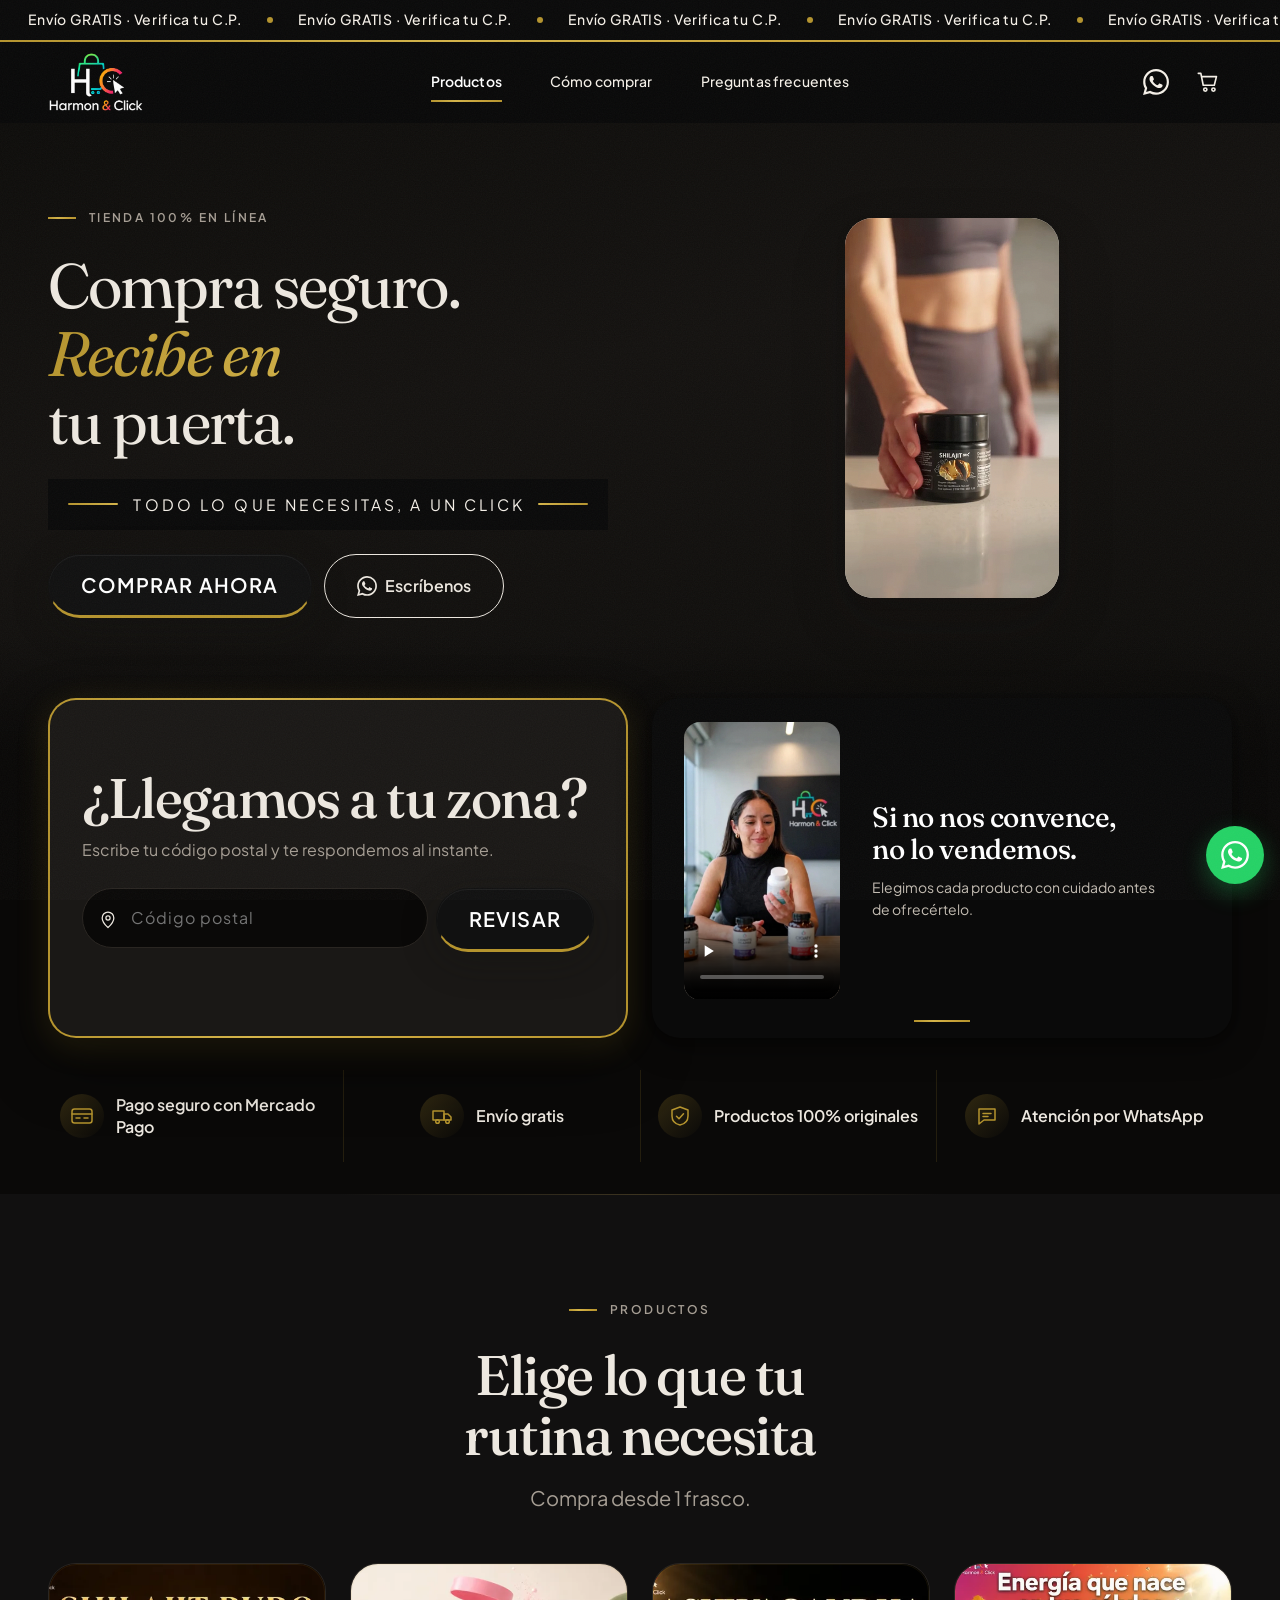
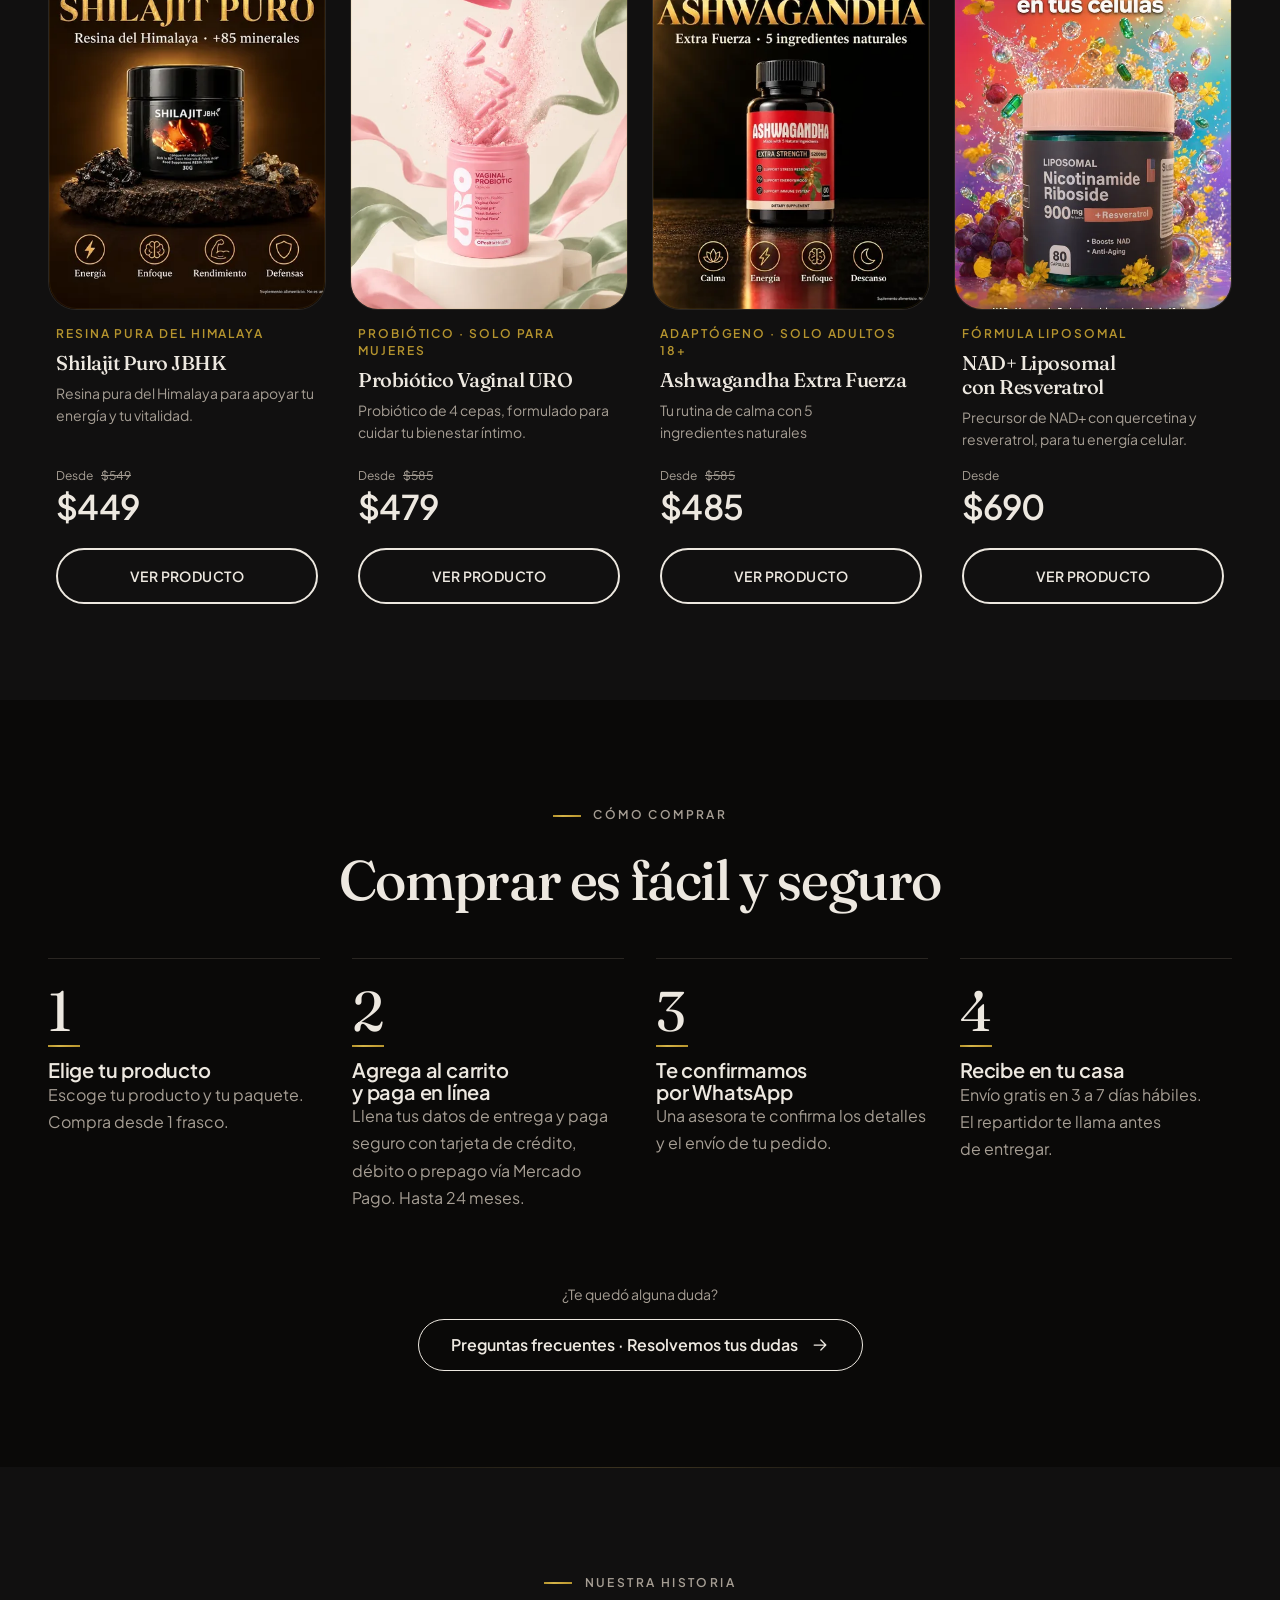
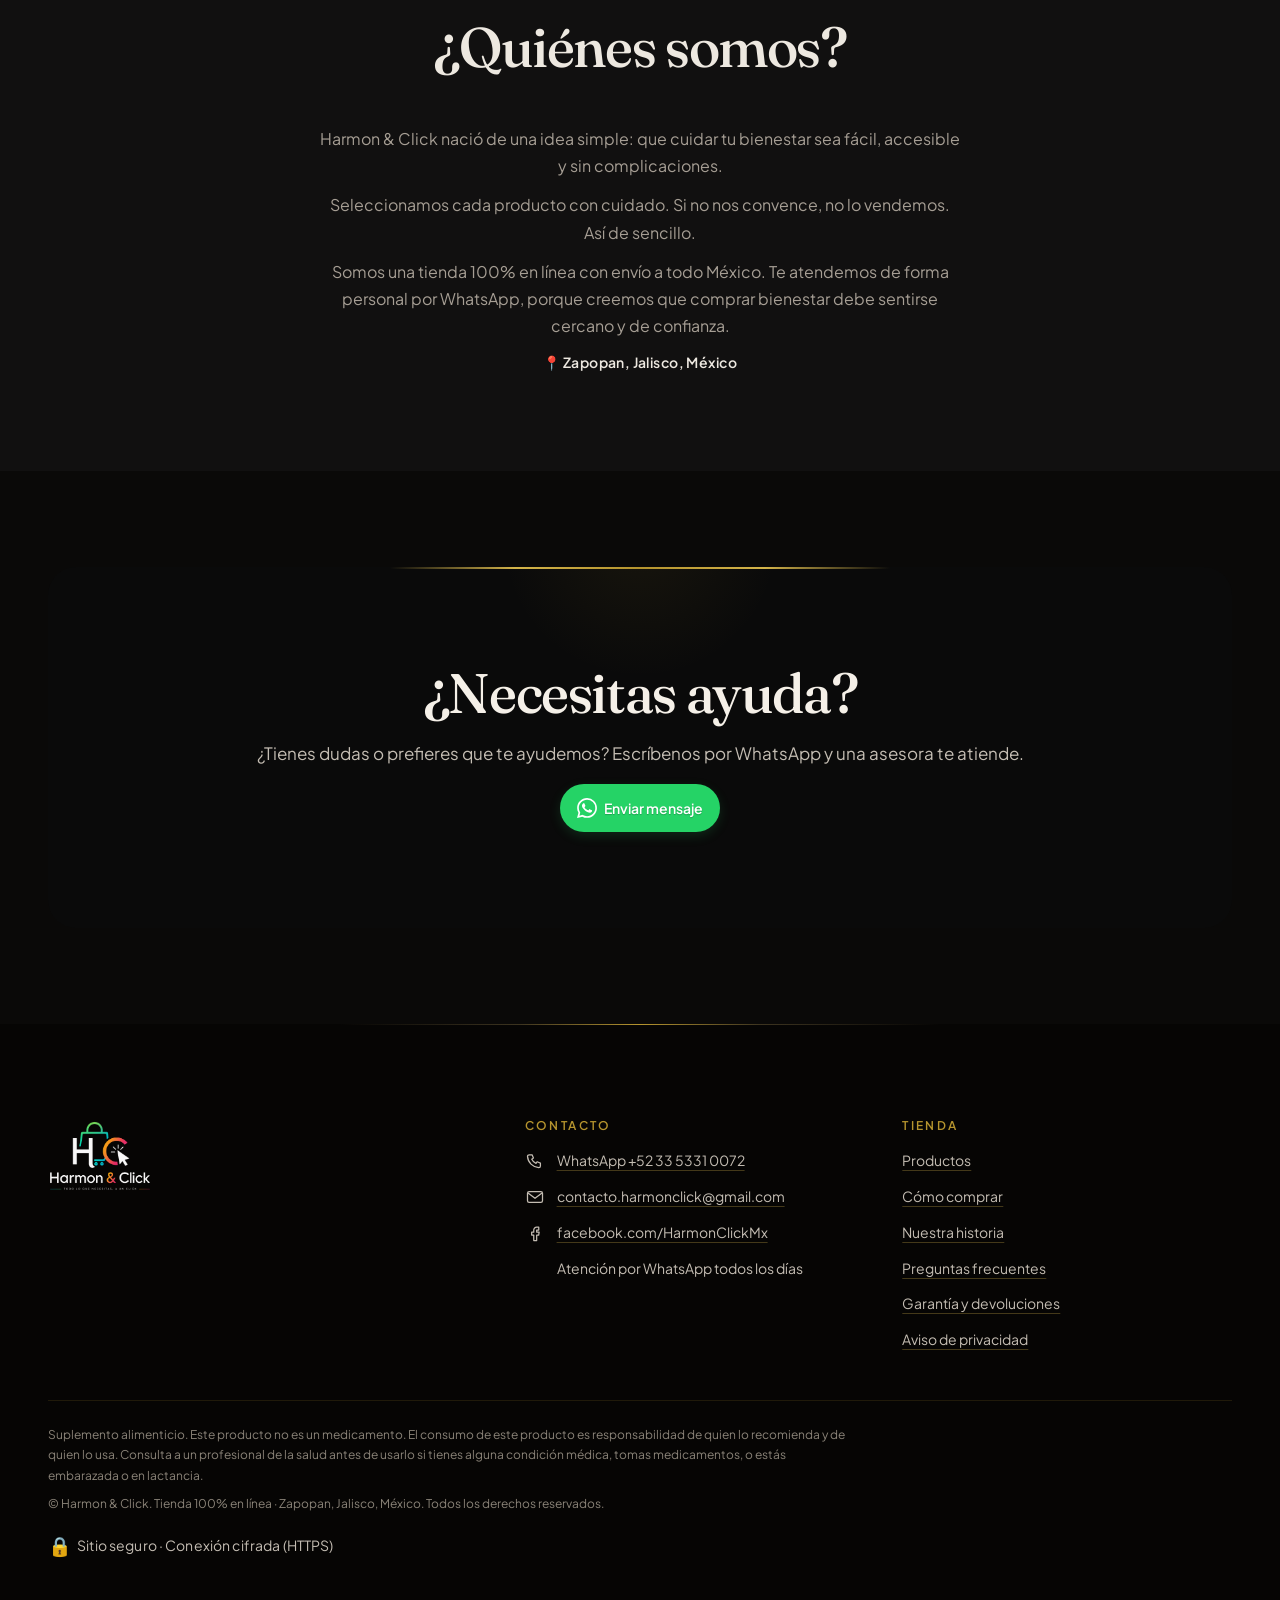
<file: index.html>
<!doctype html>
<html lang="es-MX">
<head>
  <script async src="https://www.googletagmanager.com/gtag/js?id=G-MTRG7J935J"></script>
  <script>
    window.dataLayer = window.dataLayer || [];
    function gtag(){dataLayer.push(arguments);}
    gtag('js', new Date());
    gtag('config', 'G-MTRG7J935J');
  </script>
  <!-- Meta Pixel Code -->
  <script>
  !function(f,b,e,v,n,t,s)
  {if(f.fbq)return;n=f.fbq=function(){n.callMethod?
  n.callMethod.apply(n,arguments):n.queue.push(arguments)};
  if(!f._fbq)f._fbq=n;n.push=n;n.loaded=!0;n.version='2.0';
  n.queue=[];t=b.createElement(e);t.async=!0;
  t.src=v;s=b.getElementsByTagName(e)[0];
  s.parentNode.insertBefore(t,s)}(window, document,'script',
  'https://connect.facebook.net/en_US/fbevents.js');
  fbq('init', '2111767482741613');
  fbq('track', 'PageView');
  </script>
  <noscript><img height="1" width="1" style="display:none"
  src="https://www.facebook.com/tr?id=2111767482741613&ev=PageView&noscript=1"
  /></noscript>
  <!-- End Meta Pixel Code -->
  <meta charset="utf-8">
  <meta name="viewport" content="width=device-width, initial-scale=1">
  <title>Harmon &amp; Click | Suplementos de Bienestar — Envío Gratis y Pago Seguro en Línea</title>
  <meta name="description" content="Suplementos de bienestar 100% originales: Shilajit, URO, Ashwagandha y NAD+. Compra en línea con tarjeta o a meses vía Mercado Pago. Envío gratis a tu puerta.">
  <link rel="canonical" href="https://harmonclick.com/">
  <meta name="theme-color" content="#0a0a0a">
  <link rel="icon" type="image/png" sizes="32x32" href="img/favicon-32.png">
  <link rel="icon" type="image/png" sizes="192x192" href="img/favicon-192.png">
  <link rel="apple-touch-icon" href="img/favicon-180.png">
  <meta property="og:type" content="website">
  <meta property="og:locale" content="es_MX">
  <meta property="og:site_name" content="Harmon &amp; Click">
  <meta property="og:title" content="Harmon &amp; Click | Paga seguro en línea, recibe en tu puerta">
  <meta property="og:description" content="Suplementos de bienestar 100% originales. Pago seguro con tarjeta o a meses. Envío gratis.">
  <meta property="og:url" content="https://harmonclick.com/">
  <meta property="og:image" content="https://harmonclick.com/img/og/og-inicio.jpg">
  <meta property="og:image:width" content="1200">
  <meta property="og:image:height" content="630">
  <meta property="og:image:alt" content="Harmon &amp; Click: todo lo que necesitas, a un click">
  <meta name="twitter:card" content="summary_large_image">
  <link rel="preconnect" href="https://fonts.googleapis.com">
  <link rel="preconnect" href="https://fonts.gstatic.com" crossorigin>
  <link rel="stylesheet" href="https://fonts.googleapis.com/css2?family=Fraunces:ital,opsz,wght@0,9..144,400..600;1,9..144,400..600&amp;family=Plus+Jakarta+Sans:wght@400..600&amp;display=swap">
  <link rel="stylesheet" href="css/estilos.css?v=20261124e">
  <link rel="preload" href="data/products.json?v=20261124e" as="fetch" crossorigin>
  <script type="application/ld+json">{"@context":"https://schema.org","@type":"Organization","name":"Harmon & Click","url":"https://harmonclick.com/","logo":"https://harmonclick.com/img/favicon-192.png","email":"contacto.harmonclick@gmail.com","telephone":"+52 33 5331 0072","sameAs":["https://www.facebook.com/HarmonClickMx"]}</script>
</head>
<body data-pagina="inicio">
  <a class="saltar" href="#contenido">Saltar al contenido</a>
  <div data-cabecera></div>

  <main id="contenido">
    <section class="heroe" id="heroe" aria-labelledby="titulo-heroe">
      <div class="contenedor heroe__grid">
        <div class="heroe__texto revelar">
          <span class="etiqueta-seccion" data-c="verde">Tienda 100% en línea</span>
          <h1 id="titulo-heroe">Compra seguro. <span class="texto-degradado">Recibe en</span> tu puerta.</h1>
          <!-- Banner del lema: fondo negro, texto en mayúsculas muy espaciado y una línea con degradado a cada lado -->
          <div class="lema-banner"><span class="lema-banner__linea lema-banner__linea--izq" aria-hidden="true"></span><span class="lema-banner__texto">Todo lo que necesitas, a un click</span><span class="lema-banner__linea lema-banner__linea--der" aria-hidden="true"></span></div>
          <div class="heroe__botones">
            <a class="btn btn--compra" href="#productos">Comprar ahora</a>
            <a class="btn btn--secundario" data-wa-general href="https://wa.me/523353310072?text=%C2%A1Hola!%20Vengo%20de%20harmonclick.com%20y%20quiero%20informaci%C3%B3n" target="_blank" rel="noopener"><span data-i="wa"></span>Escríbenos</a>
          </div>
        </div>
        <!-- Video del héroe (vertical 9:16): arranca solo, en silencio y en bucle. Un clic lo pausa o lo reanuda. -->
        <figure class="heroe__video">
          <button class="video-btn" id="video-btn" type="button" aria-label="Pausar video" data-pausado="false">
            <video id="video-heroe" muted loop autoplay playsinline preload="metadata" disablepictureinpicture disableremoteplayback poster="img/hero/intro-portada-poster.webp" aria-label="Video de presentación de Harmon &amp; Click">
              <source src="fotos-pagina-harmon/hero/intro-portada-720.webm" type="video/webm">
              <source src="fotos-pagina-harmon/hero/intro-portada-720.mp4" type="video/mp4">
            </video>
            <span class="video-btn__estado" aria-hidden="true"><svg viewBox="0 0 24 24" fill="currentColor"><path d="M8 5.5v13a1 1 0 0 0 1.5.86l10.5-6.5a1 1 0 0 0 0-1.72L9.5 4.64A1 1 0 0 0 8 5.5z"/></svg></span>
          </button>
        </figure>
      </div>
    </section>

    <section class="zona" aria-label="Cobertura y envío">
      <div class="contenedor zona__fila">
        <div id="revisor"></div>
        <div class="zona__marca">
          <figure class="zona__marca-video">
            <video controls preload="none" playsinline poster="img/videos/marca-poster.webp" aria-label="Video de Harmon &amp; Click">
              <source src="fotos-pagina-harmon/videos/marca.mp4" type="video/mp4">
              <source src="fotos-pagina-harmon/videos/marca.webm" type="video/webm">
            </video>
          </figure>
          <div class="zona__marca-texto">
            <p class="zona__marca-titulo">Si no nos convence, no lo vendemos.</p>
            <p class="zona__marca-sub">Elegimos cada producto con cuidado antes de ofrecértelo.</p>
          </div>
        </div>
      </div>
    </section>

    <section class="confianza" aria-label="Por qué comprar con nosotros">
      <div class="contenedor">
        <ul class="confianza__lista">
          <li class="confianza__item revelar"><span class="confianza__icono" data-i="tarjeta"></span><span>Pago seguro con Mercado Pago</span></li>
          <li class="confianza__item revelar"><span class="confianza__icono" data-i="camion"></span><span>Envío gratis</span></li>
          <li class="confianza__item revelar"><span class="confianza__icono" data-i="escudo"></span><span>Productos 100% originales</span></li>
          <li class="confianza__item revelar"><span class="confianza__icono" data-i="chat"></span><span>Atención por WhatsApp</span></li>
        </ul>
      </div>
    </section>

    <section class="seccion seccion--alt" id="productos" aria-labelledby="titulo-productos">
      <div class="contenedor">
        <div class="encabezado-seccion revelar">
          <span class="etiqueta-seccion" data-c="amarillo">Productos</span>
          <h2 id="titulo-productos">Elige lo que tu rutina necesita</h2>
          <p>Compra desde 1 frasco.</p>
        </div>
        <div class="rejilla-productos" id="rejilla">
<!-- INICIO:PRODUCTOS -->
<a class="tarjeta revelar" href="shilajit.html">
        <div class="tarjeta__img"><img src="img/shilajit/shilajit-1-principal-sm.webp" srcset="img/shilajit/shilajit-1-principal-sm.webp 520w, img/shilajit/shilajit-1-principal.webp 1200w" sizes="(min-width:1000px) 280px, 46vw" alt="Frasco de Shilajit Puro JBHK sobre una roca, con el título Shilajit Puro, resina del Himalaya" loading="lazy" decoding="async" width="520" height="650"></div>
        <div class="tarjeta__cuerpo">
          <span class="tarjeta__tipo">Resina pura del Himalaya</span>
          <h3>Shilajit Puro JBHK</h3>
          <p class="tarjeta__beneficio">Resina pura del Himalaya para apoyar tu energía y tu vitalidad.</p>
          <div class="tarjeta__precio"><span class="tarjeta__desde">Desde</span><span class="precio">$449</span><span class="precio-antes"><span class="solo-lectores">Antes </span>$549</span></div>
          <span class="btn btn--secundario btn--bloque">Ver producto</span>
        </div></a>
<a class="tarjeta revelar" href="uro.html">
        <div class="tarjeta__img"><img src="img/uro/uro-1-wow-sm.webp" srcset="img/uro/uro-1-wow-sm.webp 520w, img/uro/uro-1-wow.webp 1200w" sizes="(min-width:1000px) 280px, 46vw" alt="Cápsulas rosas de URO saliendo de un frasco, entre listones y fondo en tonos crema" loading="lazy" decoding="async" width="520" height="650"></div>
        <div class="tarjeta__cuerpo">
          <span class="tarjeta__tipo">Probiótico · Solo para mujeres</span>
          <h3>Probiótico Vaginal URO</h3>
          <p class="tarjeta__beneficio">Probiótico de 4 cepas, formulado para cuidar tu bienestar íntimo.</p>
          <div class="tarjeta__precio"><span class="tarjeta__desde">Desde</span><span class="precio">$479</span><span class="precio-antes"><span class="solo-lectores">Antes </span>$585</span></div>
          <span class="btn btn--secundario btn--bloque">Ver producto</span>
        </div></a>
<a class="tarjeta revelar" href="ashwagandha.html">
        <div class="tarjeta__img"><img src="img/ashwagandha/ashwagandha-1-principal-sm.webp" srcset="img/ashwagandha/ashwagandha-1-principal-sm.webp 520w, img/ashwagandha/ashwagandha-1-principal.webp 1200w" sizes="(min-width:1000px) 280px, 46vw" alt="Frasco de Ashwagandha Extra Fuerza sobre fondo negro con detalles dorados" loading="lazy" decoding="async" width="520" height="650"></div>
        <div class="tarjeta__cuerpo">
          <span class="tarjeta__tipo">Adaptógeno · Solo adultos 18+</span>
          <h3>Ashwagandha Extra Fuerza</h3>
          <p class="tarjeta__beneficio">Tu rutina de calma con 5 ingredientes naturales</p>
          <div class="tarjeta__precio"><span class="tarjeta__desde">Desde</span><span class="precio">$485</span><span class="precio-antes"><span class="solo-lectores">Antes </span>$585</span></div>
          <span class="btn btn--secundario btn--bloque">Ver producto</span>
        </div></a>
<a class="tarjeta revelar" href="nad.html">
        <div class="tarjeta__img"><img src="img/nad/nad-1-portada-sm.webp" srcset="img/nad/nad-1-portada-sm.webp 520w, img/nad/nad-1-portada.webp 1200w" sizes="(min-width:1000px) 280px, 46vw" alt="Frasco de NAD+ Liposomal con Resveratrol entre salpicaduras de colores, con el lema Energía que nace en tus células" loading="lazy" decoding="async" width="520" height="650"></div>
        <div class="tarjeta__cuerpo">
          <span class="tarjeta__tipo">Fórmula liposomal</span>
          <h3>NAD+ Liposomal con Resveratrol</h3>
          <p class="tarjeta__beneficio">Precursor de NAD+ con quercetina y resveratrol, para tu energía celular.</p>
          <div class="tarjeta__precio"><span class="tarjeta__desde">Desde</span><span class="precio">$690</span></div>
          <span class="btn btn--secundario btn--bloque">Ver producto</span>
        </div></a>
<!-- FIN:PRODUCTOS -->
        </div>
      </div>
    </section>

    <section class="seccion" id="como-funciona" aria-labelledby="titulo-como">
      <div class="contenedor">
        <div class="encabezado-seccion revelar">
          <span class="etiqueta-seccion" data-c="naranja">Cómo comprar</span>
          <h2 id="titulo-como">Comprar es fácil y seguro</h2>
        </div>
        <ol class="pasos">
          <li class="paso revelar"><span class="paso__num" aria-hidden="true">1</span><div><h3>Elige tu producto</h3><p>Escoge tu producto y tu paquete. Compra desde 1 frasco.</p></div></li>
          <li class="paso revelar"><span class="paso__num" aria-hidden="true">2</span><div><h3>Agrega al carrito y paga en línea</h3><p>Llena tus datos de entrega y paga seguro con tarjeta de crédito, débito o prepago vía Mercado Pago. Hasta 24 meses.</p></div></li>
          <li class="paso revelar"><span class="paso__num" aria-hidden="true">3</span><div><h3>Te confirmamos por WhatsApp</h3><p>Una asesora te confirma los detalles y el envío de tu pedido.</p></div></li>
          <li class="paso revelar"><span class="paso__num" aria-hidden="true">4</span><div><h3>Recibe en tu casa</h3><p>Envío gratis en 3 a 7 días hábiles. El repartidor te llama antes de entregar.</p></div></li>
        </ol>
        <div class="como__faq">
          <p class="como__faq-linea">¿Te quedó alguna duda?</p>
          <a class="btn btn--secundario faq-enlace__btn" href="preguntas-frecuentes.html">Preguntas frecuentes · Resolvemos tus dudas<span data-i="flecha"></span></a>
        </div>
      </div>
    </section>

    <section class="seccion seccion--alt" id="nosotros" aria-labelledby="titulo-nosotros">
      <div class="contenedor">
        <div class="encabezado-seccion revelar">
          <span class="etiqueta-seccion" data-c="verde">Nuestra historia</span>
          <h2 id="titulo-nosotros">¿Quiénes somos?</h2>
        </div>
        <div class="nosotros revelar">
          <p>Harmon &amp; Click nació de una idea simple: que cuidar tu bienestar sea fácil, accesible y sin complicaciones.</p>
          <p>Seleccionamos cada producto con cuidado. Si no nos convence, no lo vendemos. Así de sencillo.</p>
          <p>Somos una tienda 100% en línea con envío a todo México. Te atendemos de forma personal por WhatsApp, porque creemos que comprar bienestar debe sentirse cercano y de confianza.</p>
          <p class="nosotros__ubicacion">📍 Zapopan, Jalisco, México</p>
        </div>
      </div>
    </section>

    <section class="seccion" aria-labelledby="titulo-banda">
      <div class="contenedor">
      <div class="banda sobre-oscuro revelar">
        <h2 id="titulo-banda">¿Necesitas ayuda?</h2>
        <p>¿Tienes dudas o prefieres que te ayudemos? Escríbenos por WhatsApp y una asesora te atiende.</p>
        <a class="btn btn--wa" data-wa-general href="https://wa.me/523353310072?text=%C2%A1Hola!%20Vengo%20de%20harmonclick.com%20y%20quiero%20informaci%C3%B3n" target="_blank" rel="noopener"><span data-i="wa"></span>Enviar mensaje</a>
      </div>
      </div>
    </section>
  </main>

  <div data-pie></div>
  <script src="js/app.js?v=20261124e" defer></script>
  <script src="js/inicio.js?v=20261124e" defer></script>
</body>
</html>
</file>
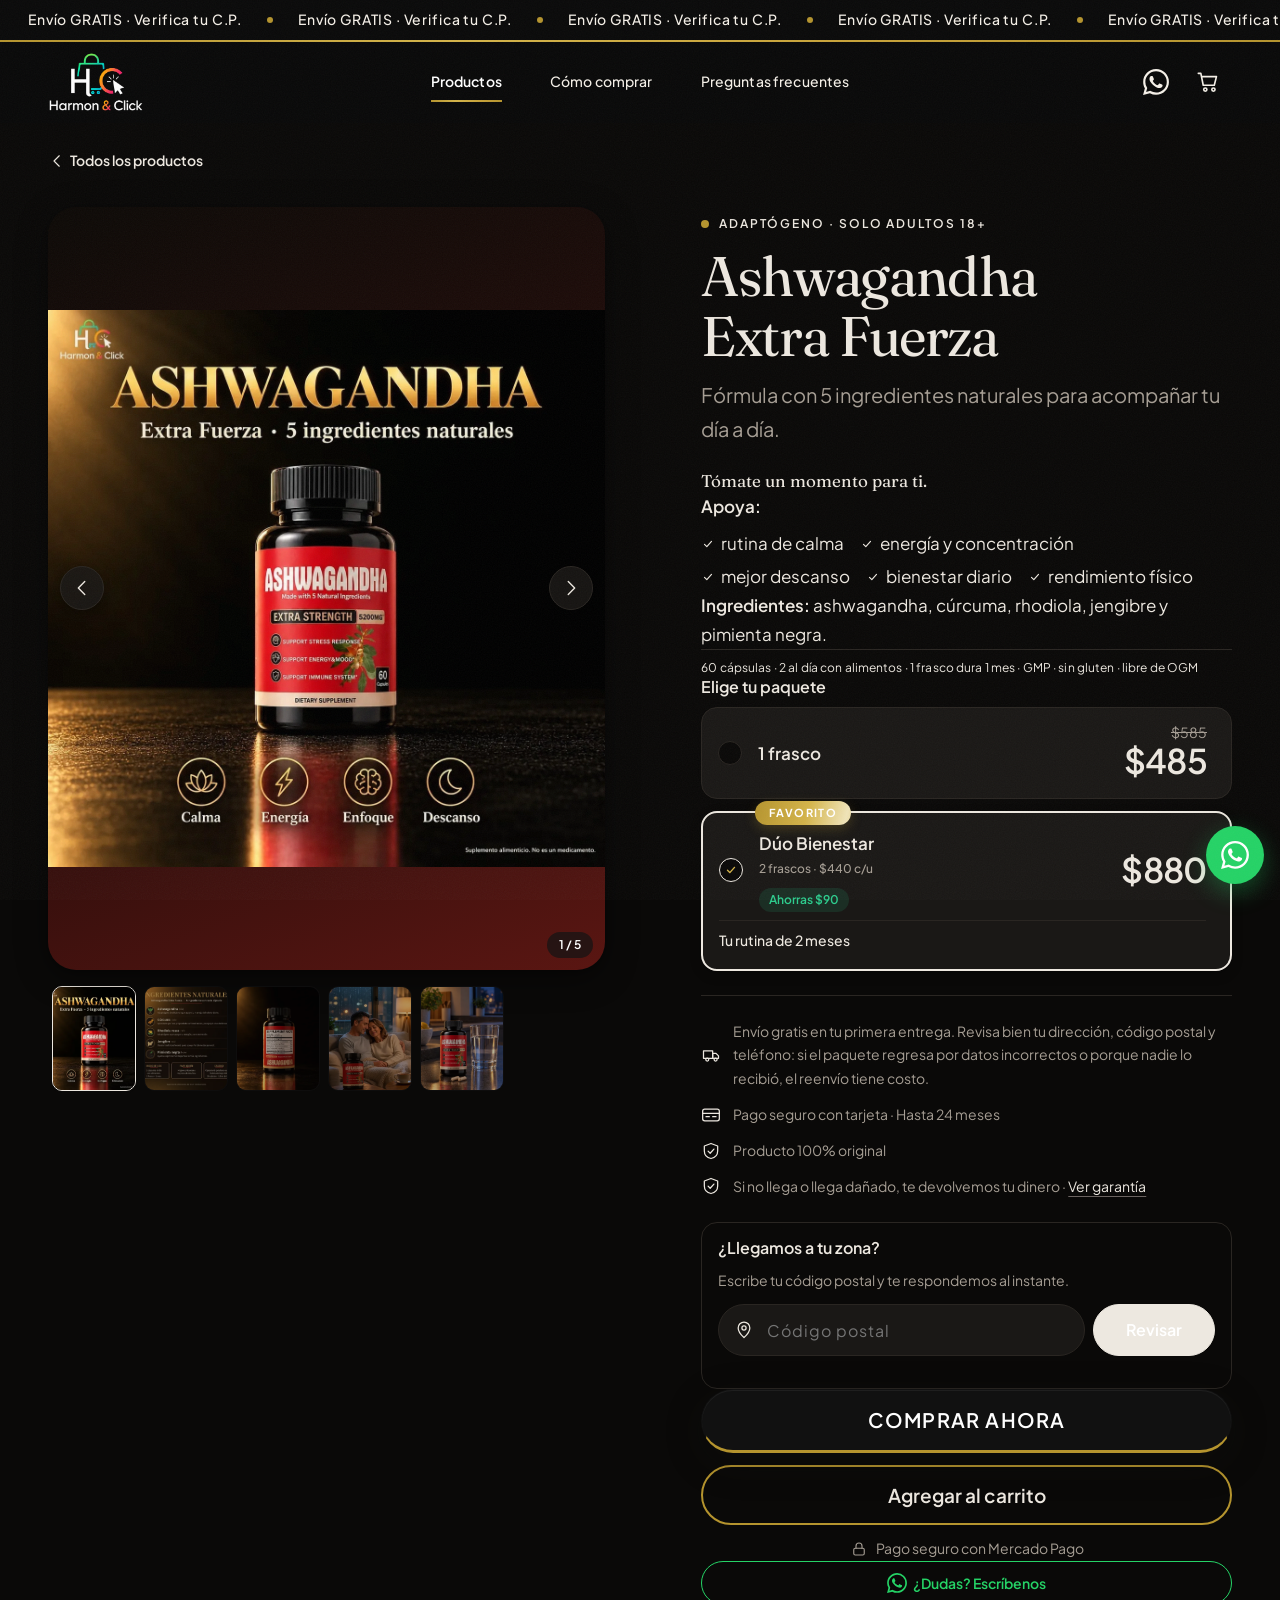
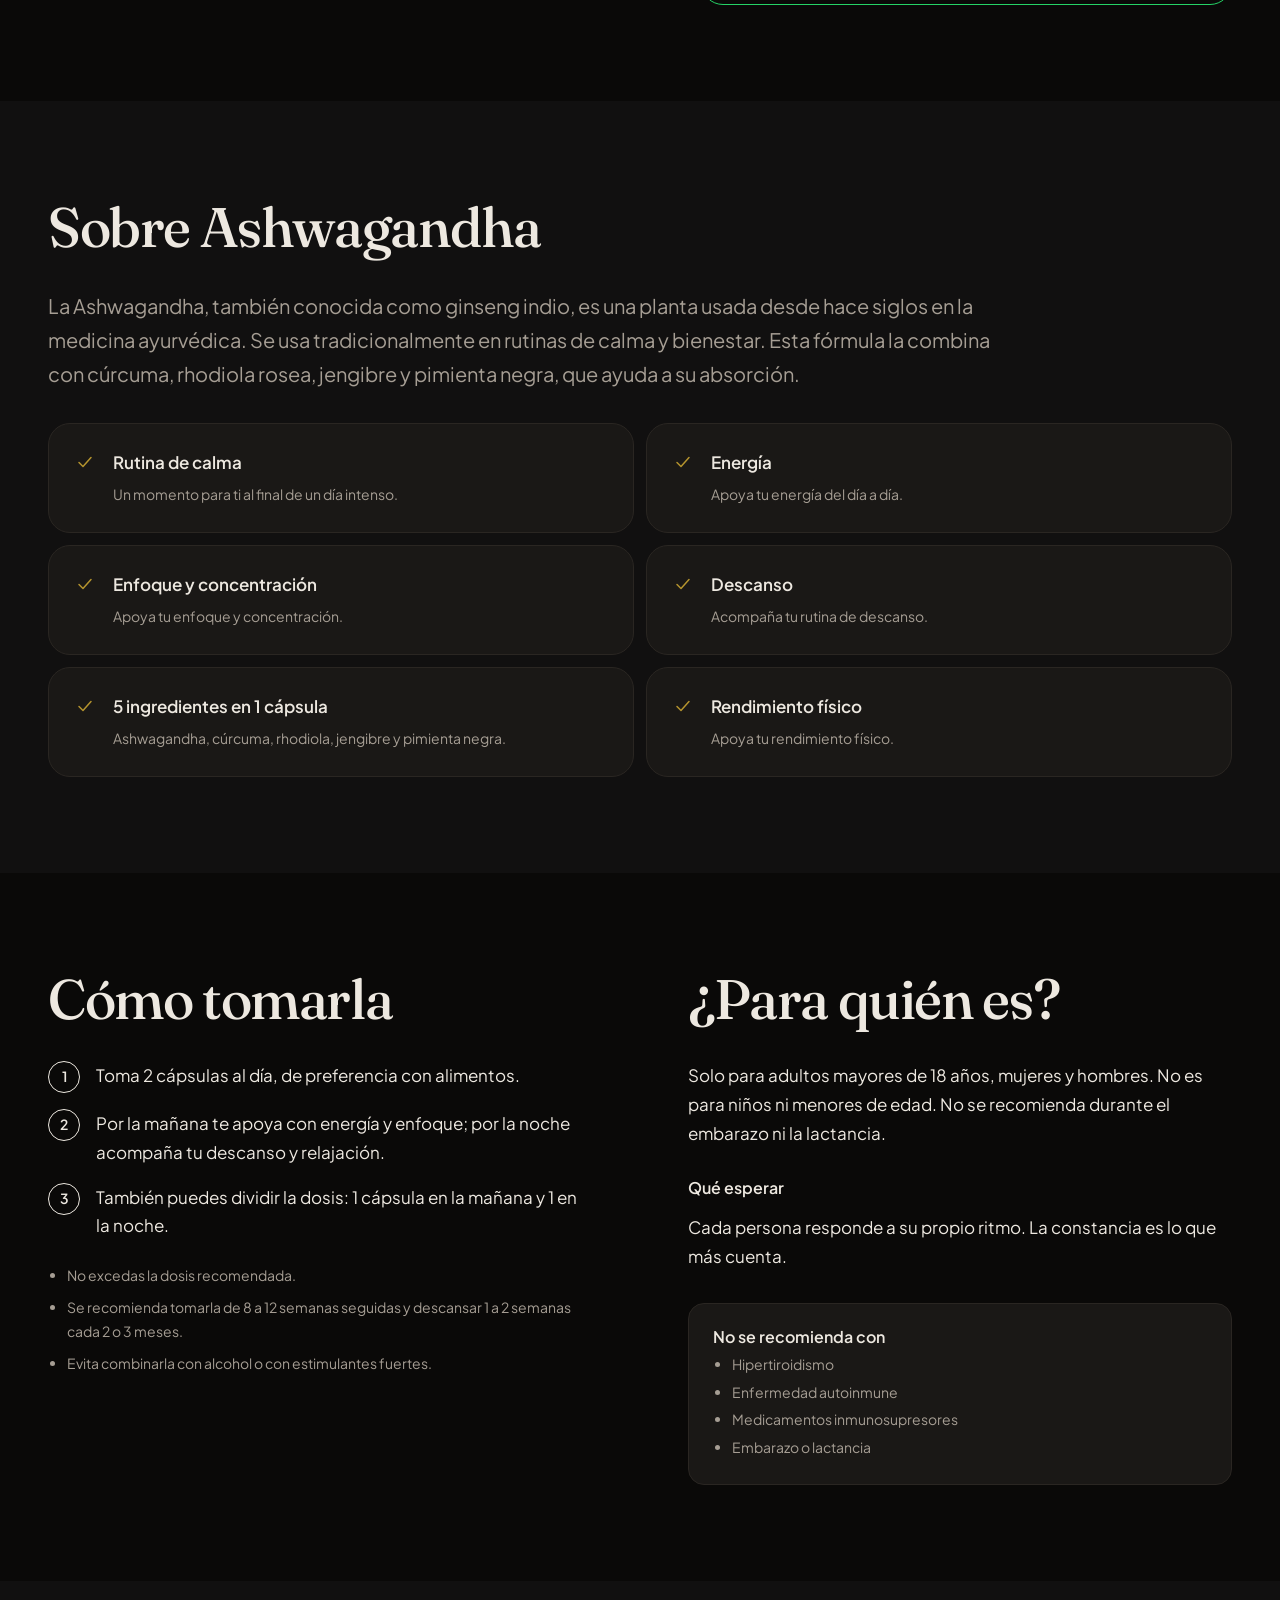
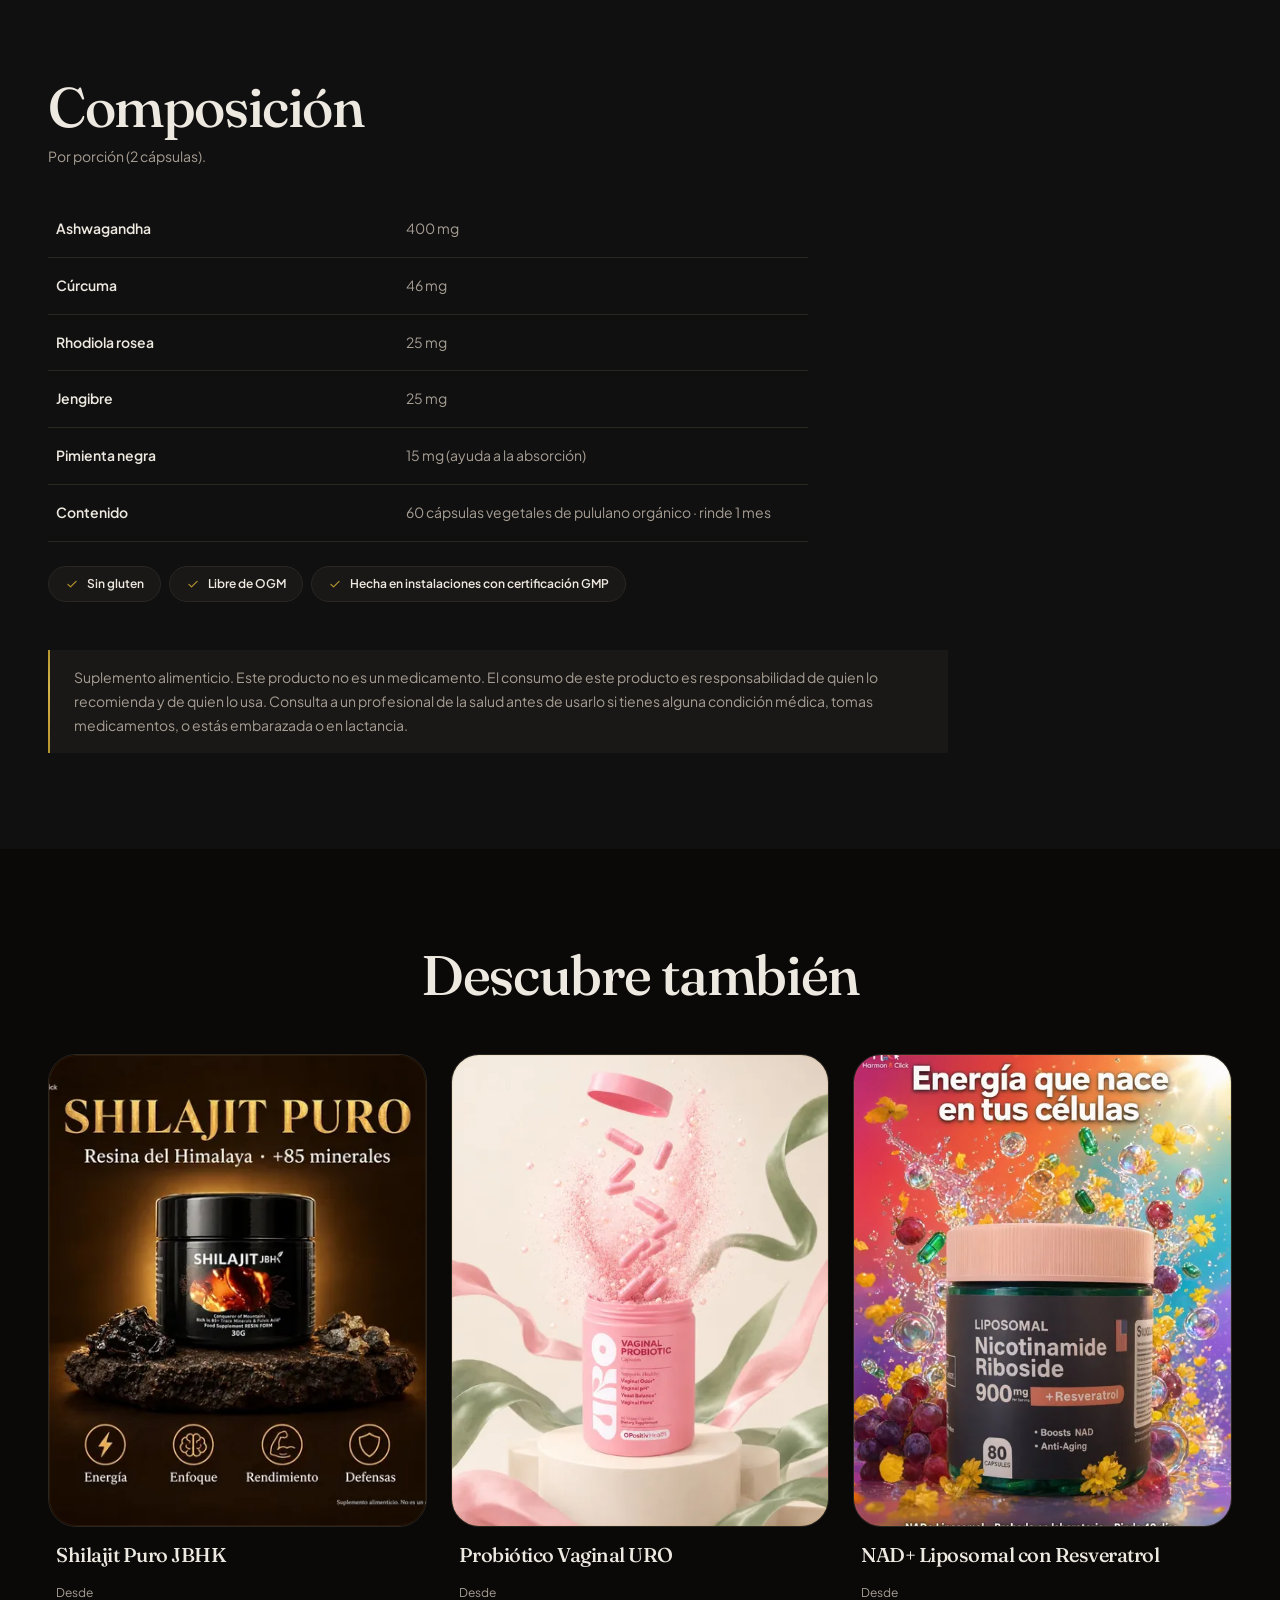
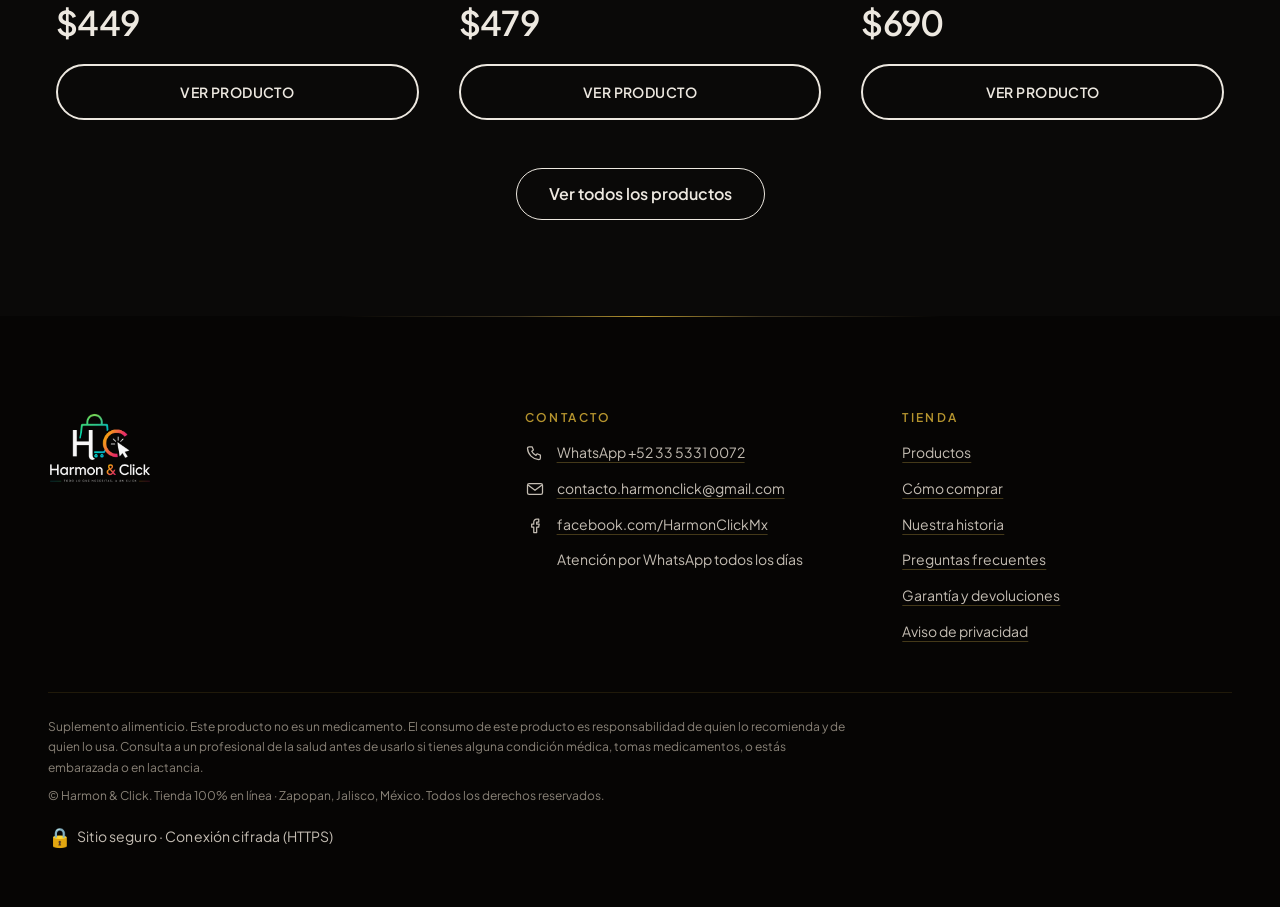
<file: ashwagandha.html>
<!doctype html>
<html lang="es-MX">
<head>
  <script async src="https://www.googletagmanager.com/gtag/js?id=G-MTRG7J935J"></script>
  <script>
    window.dataLayer = window.dataLayer || [];
    function gtag(){dataLayer.push(arguments);}
    gtag('js', new Date());
    gtag('config', 'G-MTRG7J935J');
  </script>
  <!-- Meta Pixel Code -->
  <script>
  !function(f,b,e,v,n,t,s)
  {if(f.fbq)return;n=f.fbq=function(){n.callMethod?
  n.callMethod.apply(n,arguments):n.queue.push(arguments)};
  if(!f._fbq)f._fbq=n;n.push=n;n.loaded=!0;n.version='2.0';
  n.queue=[];t=b.createElement(e);t.async=!0;
  t.src=v;s=b.getElementsByTagName(e)[0];
  s.parentNode.insertBefore(t,s)}(window, document,'script',
  'https://connect.facebook.net/en_US/fbevents.js');
  fbq('init', '2111767482741613');
  fbq('track', 'PageView');
  </script>
  <noscript><img height="1" width="1" style="display:none"
  src="https://www.facebook.com/tr?id=2111767482741613&ev=PageView&noscript=1"
  /></noscript>
  <!-- End Meta Pixel Code -->
  <meta charset="utf-8">
  <meta name="viewport" content="width=device-width, initial-scale=1">
  <title>Ashwagandha Extra Fuerza | Harmon &amp; Click</title>
  <meta name="description" content="Ashwagandha Extra Fuerza: fórmula avanzada con 5 ingredientes naturales, solo para adultos 18+. 100% original. Envío gratis y pago seguro en línea.">
  <link rel="canonical" href="https://harmonclick.com/ashwagandha.html">
  <meta name="theme-color" content="#007a55">
  <link rel="icon" type="image/png" sizes="32x32" href="img/favicon-32.png">
  <link rel="icon" type="image/png" sizes="192x192" href="img/favicon-192.png">
  <link rel="apple-touch-icon" href="img/favicon-180.png">
  <meta property="og:type" content="product">
  <meta property="og:locale" content="es_MX">
  <meta property="og:site_name" content="Harmon &amp; Click">
  <meta property="og:title" content="Ashwagandha Extra Fuerza | Harmon &amp; Click">
  <meta property="og:description" content="Ashwagandha Extra Fuerza: fórmula avanzada con 5 ingredientes naturales, solo para adultos 18+. 100% original. Envío gratis y pago seguro en línea.">
  <meta property="og:url" content="https://harmonclick.com/ashwagandha.html">
  <meta property="og:image" content="https://harmonclick.com/img/og/og-ashwagandha.jpg">
  <meta property="og:image:width" content="1200">
  <meta property="og:image:height" content="630">
  <meta property="og:image:alt" content="Ashwagandha Extra Fuerza">
  <meta name="twitter:card" content="summary_large_image">
  <link rel="preconnect" href="https://fonts.googleapis.com">
  <link rel="preconnect" href="https://fonts.gstatic.com" crossorigin>
  <link rel="stylesheet" href="https://fonts.googleapis.com/css2?family=Fraunces:ital,opsz,wght@0,9..144,400..600;1,9..144,400..600&amp;family=Plus+Jakarta+Sans:wght@400..600&amp;display=swap">
  <link rel="stylesheet" href="css/estilos.css?v=20261124e">
  <link rel="preload" href="data/products.json?v=20261124e" as="fetch" crossorigin>
  <script type="application/ld+json">{
  "@context": "https://schema.org",
  "@type": "Product",
  "name": "Ashwagandha Extra Fuerza",
  "description": "Ashwagandha Extra Fuerza: fórmula avanzada con 5 ingredientes naturales, solo para adultos 18+. 100% original. Envío gratis y pago seguro en línea.",
  "image": [
    "https://harmonclick.com/img/ashwagandha/ashwagandha-1-principal.webp",
    "https://harmonclick.com/img/ashwagandha/ashwagandha-2-ingredientes.webp",
    "https://harmonclick.com/img/ashwagandha/ashwagandha-3-etiqueta.webp",
    "https://harmonclick.com/img/ashwagandha/ashwagandha-4-pareja.webp",
    "https://harmonclick.com/img/ashwagandha/ashwagandha-5-rutina.webp"
  ],
  "brand": {
    "@type": "Brand",
    "name": "Harmon & Click"
  },
  "sku": "HC-ASHWAGANDHA",
  "url": "https://harmonclick.com/ashwagandha.html",
  "offers": {
    "@type": "AggregateOffer",
    "lowPrice": "485",
    "highPrice": "880",
    "offerCount": 2,
    "priceCurrency": "MXN",
    "availability": "https://schema.org/InStock",
    "url": "https://harmonclick.com/ashwagandha.html",
    "shippingDetails": {
      "@type": "OfferShippingDetails",
      "shippingRate": {
        "@type": "MonetaryAmount",
        "value": 0,
        "currency": "MXN"
      },
      "shippingDestination": {
        "@type": "DefinedRegion",
        "addressCountry": "MX"
      },
      "deliveryTime": {
        "@type": "ShippingDeliveryTime",
        "handlingTime": {
          "@type": "QuantitativeValue",
          "minValue": 0,
          "maxValue": 1,
          "unitCode": "DAY"
        },
        "transitTime": {
          "@type": "QuantitativeValue",
          "minValue": 3,
          "maxValue": 7,
          "unitCode": "DAY"
        },
        "businessDays": {
          "@type": "OpeningHoursSpecification",
          "dayOfWeek": [
            "https://schema.org/Monday",
            "https://schema.org/Tuesday",
            "https://schema.org/Wednesday",
            "https://schema.org/Thursday",
            "https://schema.org/Friday"
          ]
        }
      }
    },
    "hasMerchantReturnPolicy": {
      "@type": "MerchantReturnPolicy",
      "applicableCountry": "MX",
      "returnPolicyCategory": "https://schema.org/MerchantReturnFiniteReturnWindow",
      "merchantReturnDays": 5,
      "returnMethod": "https://schema.org/ReturnByMail",
      "returnFees": "https://schema.org/ReturnShippingFees",
      "merchantReturnLink": "https://harmonclick.com/garantia-y-devoluciones.html"
    }
  }
}</script>
</head>
<body data-pagina="producto" data-producto="ashwagandha">
  <a class="saltar" href="#contenido">Saltar al contenido</a>
  <div data-cabecera></div>
  <main id="contenido">
    <div id="producto-raiz">
      <div class="contenedor" style="padding-block:3rem">
        <div class="esqueleto" style="height:60vh"></div>
        <noscript><p>Para ver este producto necesitas activar JavaScript. También puedes pedirlo por WhatsApp: <a href="https://wa.me/523353310072">+52 33 5331 0072</a>.</p></noscript>
      </div>
    </div>
  </main>
  <div data-pie></div>
  <script src="js/app.js?v=20261124e" defer></script>
  <script src="js/producto.js?v=20261124e" defer></script>
</body>
</html>
</file>
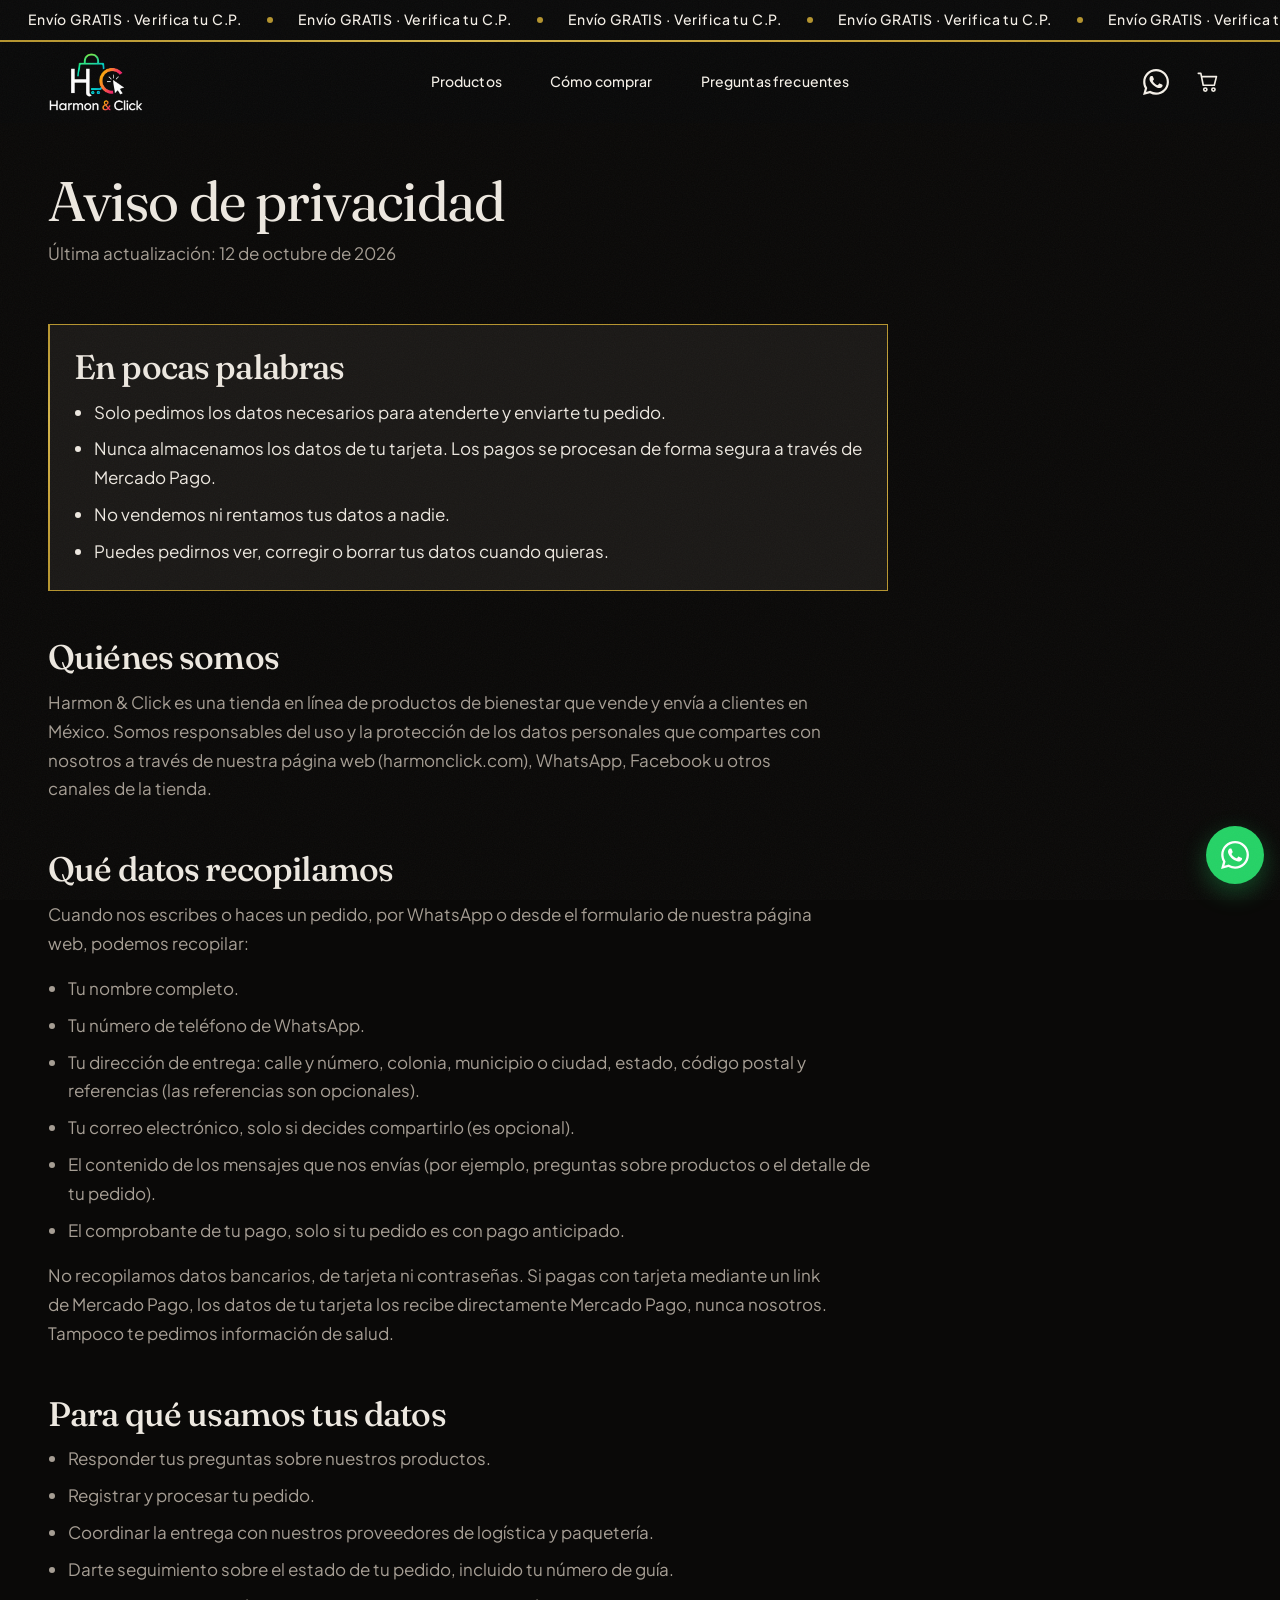
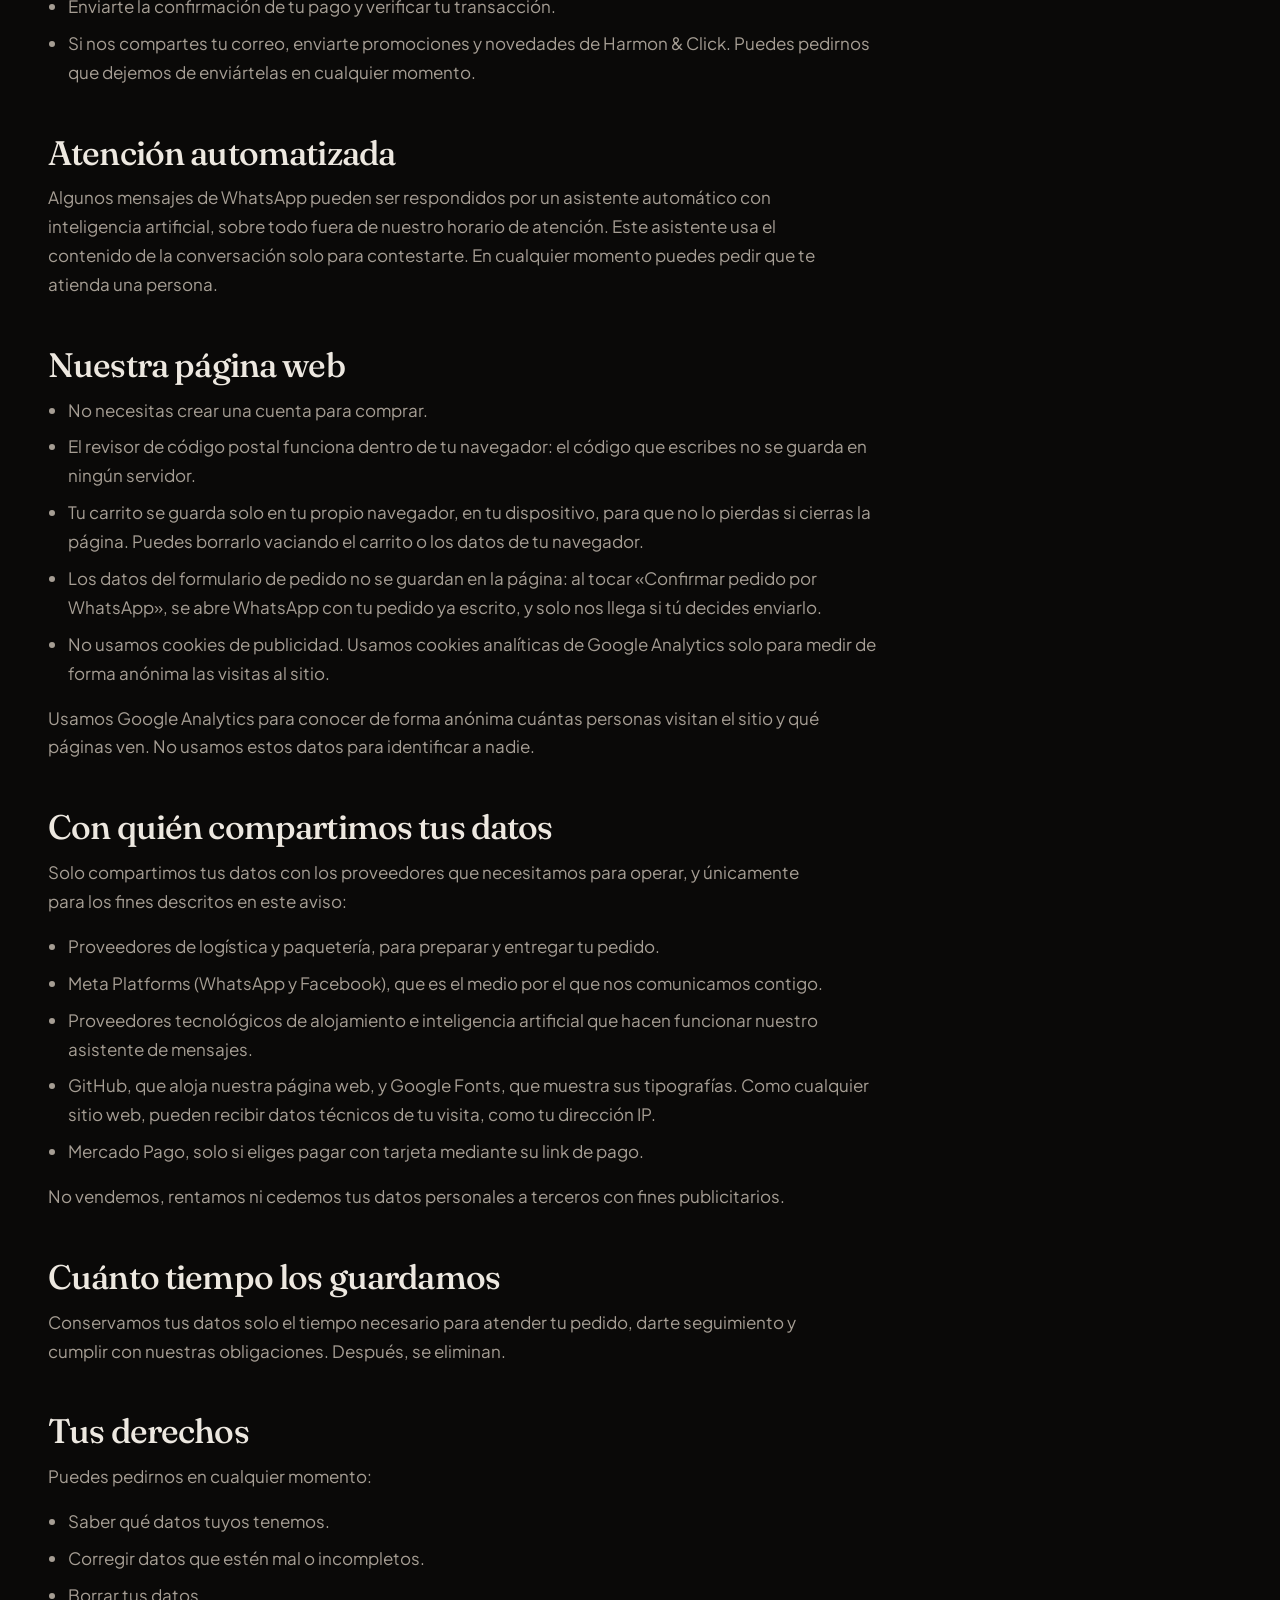
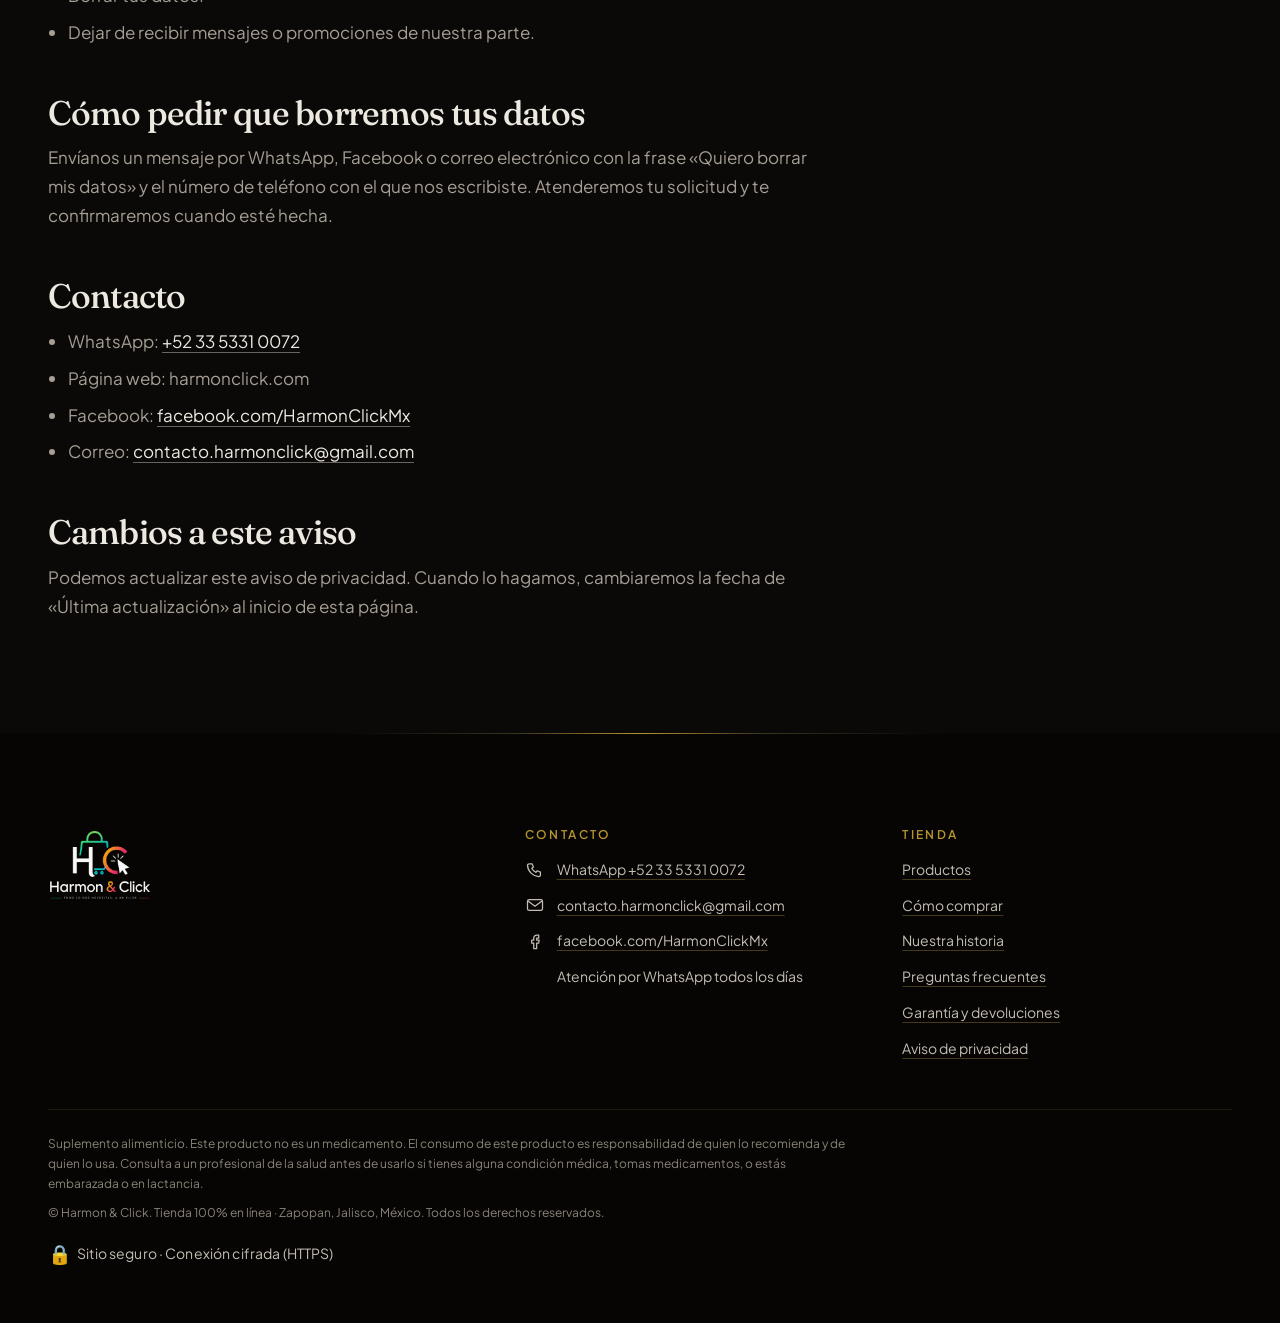
<file: aviso-de-privacidad.html>
<!doctype html>
<html lang="es-MX">
<head>
  <script async src="https://www.googletagmanager.com/gtag/js?id=G-MTRG7J935J"></script>
  <script>
    window.dataLayer = window.dataLayer || [];
    function gtag(){dataLayer.push(arguments);}
    gtag('js', new Date());
    gtag('config', 'G-MTRG7J935J');
  </script>
  <!-- Meta Pixel Code -->
  <script>
  !function(f,b,e,v,n,t,s)
  {if(f.fbq)return;n=f.fbq=function(){n.callMethod?
  n.callMethod.apply(n,arguments):n.queue.push(arguments)};
  if(!f._fbq)f._fbq=n;n.push=n;n.loaded=!0;n.version='2.0';
  n.queue=[];t=b.createElement(e);t.async=!0;
  t.src=v;s=b.getElementsByTagName(e)[0];
  s.parentNode.insertBefore(t,s)}(window, document,'script',
  'https://connect.facebook.net/en_US/fbevents.js');
  fbq('init', '2111767482741613');
  fbq('track', 'PageView');
  </script>
  <noscript><img height="1" width="1" style="display:none"
  src="https://www.facebook.com/tr?id=2111767482741613&ev=PageView&noscript=1"
  /></noscript>
  <!-- End Meta Pixel Code -->
  <meta charset="utf-8">
  <meta name="viewport" content="width=device-width, initial-scale=1">
  <title>Aviso de privacidad | Harmon &amp; Click</title>
  <meta name="description" content="Aviso de privacidad de Harmon &amp; Click.">
  <link rel="canonical" href="https://harmonclick.com/aviso-de-privacidad.html">
  <meta name="theme-color" content="#007a55">
  <link rel="icon" type="image/png" sizes="32x32" href="img/favicon-32.png">
  <link rel="icon" type="image/png" sizes="192x192" href="img/favicon-192.png">
  <link rel="apple-touch-icon" href="img/favicon-180.png">
  <link rel="preconnect" href="https://fonts.googleapis.com">
  <link rel="preconnect" href="https://fonts.gstatic.com" crossorigin>
  <link rel="stylesheet" href="https://fonts.googleapis.com/css2?family=Fraunces:ital,opsz,wght@0,9..144,400..600;1,9..144,400..600&amp;family=Plus+Jakarta+Sans:wght@400..600&amp;display=swap">
  <link rel="stylesheet" href="css/estilos.css?v=20261124e">
</head>
<body data-pagina="legal">
  <a class="saltar" href="#contenido">Saltar al contenido</a>
  <div data-cabecera></div>
  <main id="contenido">
    <div class="contenedor">
      <div class="pagina-titulo">
        <h1>Aviso de privacidad</h1>
        <p>Última actualización: 12 de octubre de 2026</p>
      </div>
      <div class="texto-legal">

        <section class="legal-resumen" aria-labelledby="pocas-palabras">
          <h2 id="pocas-palabras">En pocas palabras</h2>
          <ul>
            <li>Solo pedimos los datos necesarios para atenderte y enviarte tu pedido.</li>
            <li>Nunca almacenamos los datos de tu tarjeta. Los pagos se procesan de forma segura a través de Mercado Pago.</li>
            <li>No vendemos ni rentamos tus datos a nadie.</li>
            <li>Puedes pedirnos ver, corregir o borrar tus datos cuando quieras.</li>
          </ul>
        </section>

        <h2>Quiénes somos</h2>
        <p>Harmon &amp; Click es una tienda en línea de productos de bienestar que vende y envía a clientes en México. Somos responsables del uso y la protección de los datos personales que compartes con nosotros a través de nuestra página web (harmonclick.com), WhatsApp, Facebook u otros canales de la tienda.</p>

        <h2>Qué datos recopilamos</h2>
        <p>Cuando nos escribes o haces un pedido, por WhatsApp o desde el formulario de nuestra página web, podemos recopilar:</p>
        <ul>
          <li>Tu nombre completo.</li>
          <li>Tu número de teléfono de WhatsApp.</li>
          <li>Tu dirección de entrega: calle y número, colonia, municipio o ciudad, estado, código postal y referencias (las referencias son opcionales).</li>
          <li>Tu correo electrónico, solo si decides compartirlo (es opcional).</li>
          <li>El contenido de los mensajes que nos envías (por ejemplo, preguntas sobre productos o el detalle de tu pedido).</li>
          <li>El comprobante de tu pago, solo si tu pedido es con pago anticipado.</li>
        </ul>
        <p>No recopilamos datos bancarios, de tarjeta ni contraseñas. Si pagas con tarjeta mediante un link de Mercado Pago, los datos de tu tarjeta los recibe directamente Mercado Pago, nunca nosotros. Tampoco te pedimos información de salud.</p>

        <h2>Para qué usamos tus datos</h2>
        <ul>
          <li>Responder tus preguntas sobre nuestros productos.</li>
          <li>Registrar y procesar tu pedido.</li>
          <li>Coordinar la entrega con nuestros proveedores de logística y paquetería.</li>
          <li>Darte seguimiento sobre el estado de tu pedido, incluido tu número de guía.</li>
          <li>Enviarte la confirmación de tu pago y verificar tu transacción.</li>
          <li>Si nos compartes tu correo, enviarte promociones y novedades de Harmon &amp; Click. Puedes pedirnos que dejemos de enviártelas en cualquier momento.</li>
        </ul>

        <h2>Atención automatizada</h2>
        <p>Algunos mensajes de WhatsApp pueden ser respondidos por un asistente automático con inteligencia artificial, sobre todo fuera de nuestro horario de atención. Este asistente usa el contenido de la conversación solo para contestarte. En cualquier momento puedes pedir que te atienda una persona.</p>

        <h2>Nuestra página web</h2>
        <ul>
          <li>No necesitas crear una cuenta para comprar.</li>
          <li>El revisor de código postal funciona dentro de tu navegador: el código que escribes no se guarda en ningún servidor.</li>
          <li>Tu carrito se guarda solo en tu propio navegador, en tu dispositivo, para que no lo pierdas si cierras la página. Puedes borrarlo vaciando el carrito o los datos de tu navegador.</li>
          <li>Los datos del formulario de pedido no se guardan en la página: al tocar «Confirmar pedido por WhatsApp», se abre WhatsApp con tu pedido ya escrito, y solo nos llega si tú decides enviarlo.</li>
          <li>No usamos cookies de publicidad. Usamos cookies analíticas de Google Analytics solo para medir de forma anónima las visitas al sitio.</li>
        </ul>
        <p>Usamos Google Analytics para conocer de forma anónima cuántas personas visitan el sitio y qué páginas ven. No usamos estos datos para identificar a nadie.</p>

        <h2>Con quién compartimos tus datos</h2>
        <p>Solo compartimos tus datos con los proveedores que necesitamos para operar, y únicamente para los fines descritos en este aviso:</p>
        <ul>
          <li>Proveedores de logística y paquetería, para preparar y entregar tu pedido.</li>
          <li>Meta Platforms (WhatsApp y Facebook), que es el medio por el que nos comunicamos contigo.</li>
          <li>Proveedores tecnológicos de alojamiento e inteligencia artificial que hacen funcionar nuestro asistente de mensajes.</li>
          <li>GitHub, que aloja nuestra página web, y Google Fonts, que muestra sus tipografías. Como cualquier sitio web, pueden recibir datos técnicos de tu visita, como tu dirección IP.</li>
          <li>Mercado Pago, solo si eliges pagar con tarjeta mediante su link de pago.</li>
        </ul>
        <p>No vendemos, rentamos ni cedemos tus datos personales a terceros con fines publicitarios.</p>

        <h2>Cuánto tiempo los guardamos</h2>
        <p>Conservamos tus datos solo el tiempo necesario para atender tu pedido, darte seguimiento y cumplir con nuestras obligaciones. Después, se eliminan.</p>

        <h2>Tus derechos</h2>
        <p>Puedes pedirnos en cualquier momento:</p>
        <ul>
          <li>Saber qué datos tuyos tenemos.</li>
          <li>Corregir datos que estén mal o incompletos.</li>
          <li>Borrar tus datos.</li>
          <li>Dejar de recibir mensajes o promociones de nuestra parte.</li>
        </ul>

        <h2>Cómo pedir que borremos tus datos</h2>
        <p>Envíanos un mensaje por WhatsApp, Facebook o correo electrónico con la frase «Quiero borrar mis datos» y el número de teléfono con el que nos escribiste. Atenderemos tu solicitud y te confirmaremos cuando esté hecha.</p>

        <h2>Contacto</h2>
        <ul>
          <li>WhatsApp: <a href="https://wa.me/523353310072" target="_blank" rel="noopener">+52 33 5331 0072</a></li>
          <li>Página web: harmonclick.com</li>
          <li>Facebook: <a href="https://www.facebook.com/HarmonClickMx" target="_blank" rel="noopener">facebook.com/HarmonClickMx</a></li>
          <li>Correo: <a href="mailto:contacto.harmonclick@gmail.com">contacto.harmonclick@gmail.com</a></li>
        </ul>

        <h2>Cambios a este aviso</h2>
        <p>Podemos actualizar este aviso de privacidad. Cuando lo hagamos, cambiaremos la fecha de «Última actualización» al inicio de esta página.</p>

      </div>
    </div>
  </main>
  <div data-pie></div>
  <script src="js/app.js?v=20261124e" defer></script>
</body>
</html>
</file>
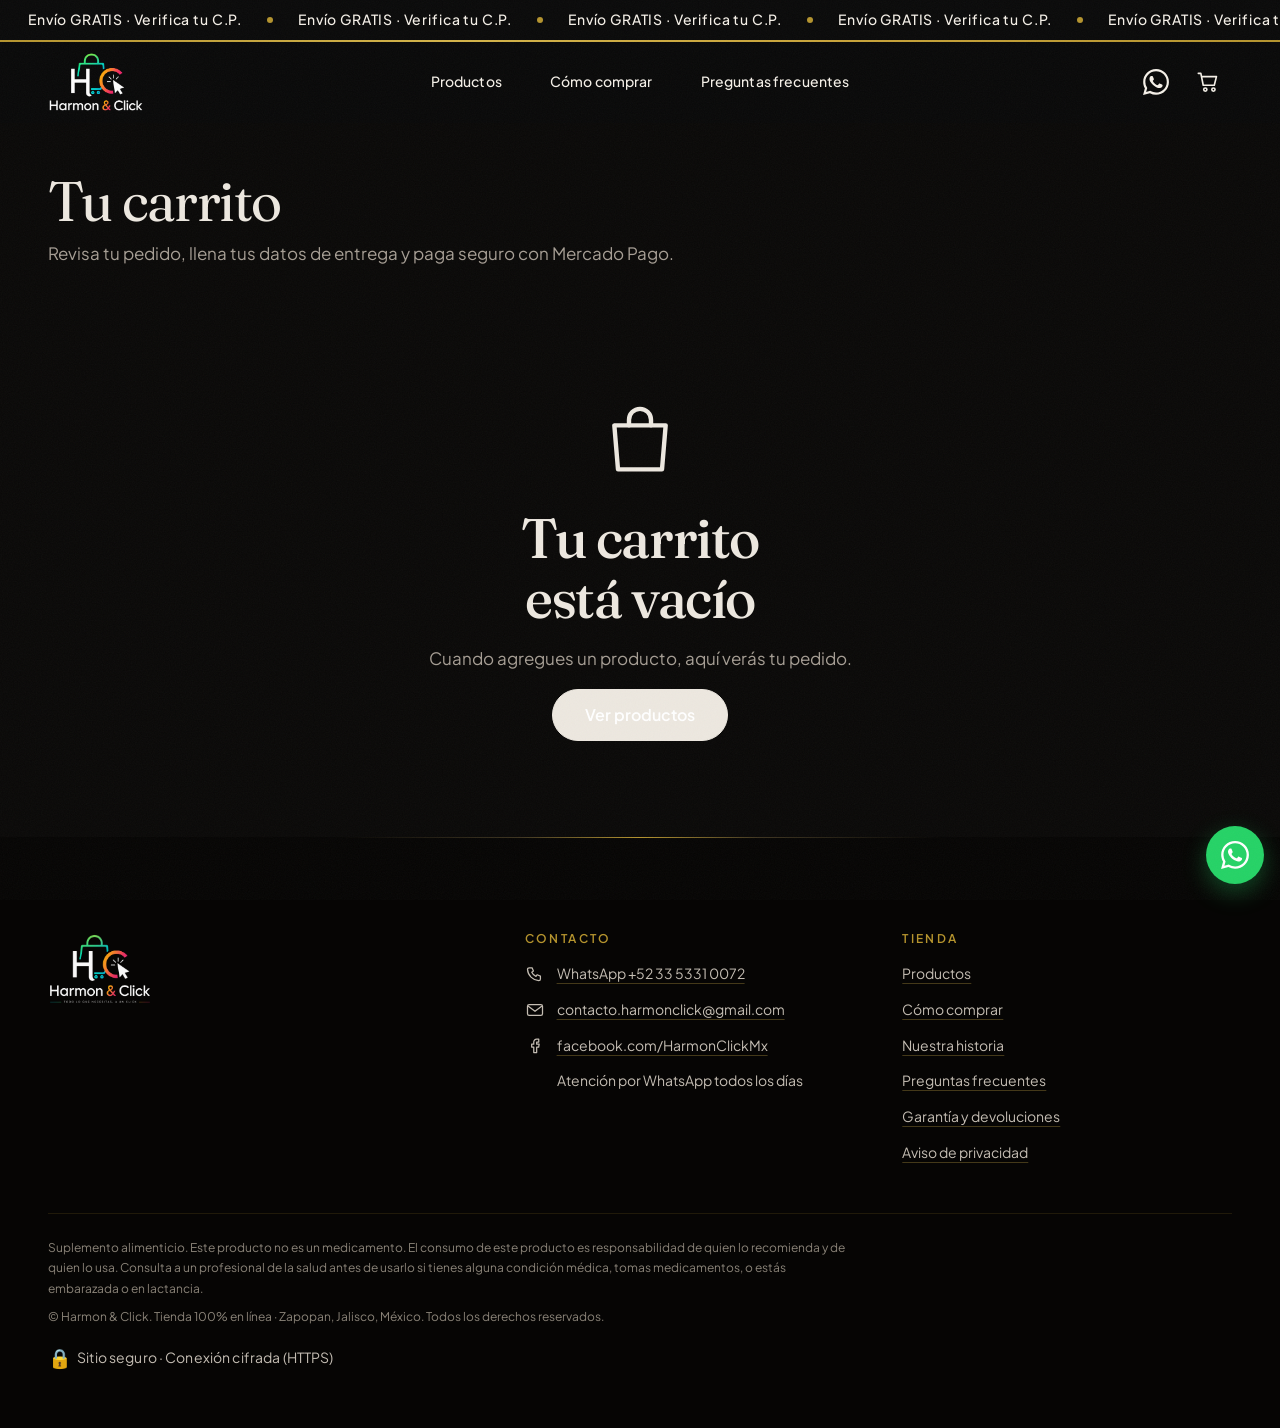
<file: carrito.html>
<!doctype html>
<html lang="es-MX">
<head>
  <script async src="https://www.googletagmanager.com/gtag/js?id=G-MTRG7J935J"></script>
  <script>
    window.dataLayer = window.dataLayer || [];
    function gtag(){dataLayer.push(arguments);}
    gtag('js', new Date());
    gtag('config', 'G-MTRG7J935J');
  </script>
  <!-- Meta Pixel Code -->
  <script>
  !function(f,b,e,v,n,t,s)
  {if(f.fbq)return;n=f.fbq=function(){n.callMethod?
  n.callMethod.apply(n,arguments):n.queue.push(arguments)};
  if(!f._fbq)f._fbq=n;n.push=n;n.loaded=!0;n.version='2.0';
  n.queue=[];t=b.createElement(e);t.async=!0;
  t.src=v;s=b.getElementsByTagName(e)[0];
  s.parentNode.insertBefore(t,s)}(window, document,'script',
  'https://connect.facebook.net/en_US/fbevents.js');
  fbq('init', '2111767482741613');
  fbq('track', 'PageView');
  </script>
  <noscript><img height="1" width="1" style="display:none"
  src="https://www.facebook.com/tr?id=2111767482741613&ev=PageView&noscript=1"
  /></noscript>
  <!-- End Meta Pixel Code -->
  <meta charset="utf-8">
  <meta name="viewport" content="width=device-width, initial-scale=1">
  <title>Tu carrito | Harmon &amp; Click</title>
  <meta name="description" content="Revisa tu pedido y paga seguro en línea con tarjeta vía Mercado Pago. Envío gratis.">
  <meta name="robots" content="noindex">
  <link rel="canonical" href="https://harmonclick.com/carrito.html">
  <meta name="theme-color" content="#007a55">
  <link rel="icon" type="image/png" sizes="32x32" href="img/favicon-32.png">
  <link rel="icon" type="image/png" sizes="192x192" href="img/favicon-192.png">
  <link rel="apple-touch-icon" href="img/favicon-180.png">
  <link rel="preconnect" href="https://fonts.googleapis.com">
  <link rel="preconnect" href="https://fonts.gstatic.com" crossorigin>
  <link rel="stylesheet" href="https://fonts.googleapis.com/css2?family=Fraunces:ital,opsz,wght@0,9..144,400..600;1,9..144,400..600&amp;family=Plus+Jakarta+Sans:wght@400..600&amp;display=swap">
  <link rel="stylesheet" href="css/estilos.css?v=20261124e">
</head>
<body data-pagina="carrito">
  <a class="saltar" href="#contenido">Saltar al contenido</a>
  <div data-cabecera></div>
  <main id="contenido">
    <div class="contenedor">
      <div class="pagina-titulo">
        <h1>Tu carrito</h1>
        <p>Revisa tu pedido, llena tus datos de entrega y paga seguro con Mercado Pago.</p>
      </div>
      <div id="carrito-raiz" aria-live="polite">
        <div class="esqueleto" style="height:320px"></div>
      </div>
    </div>
  </main>
  <div data-pie></div>
  <script src="js/app.js?v=20261124e" defer></script>
  <script src="js/carrito.js?v=20261124e" defer></script>
</body>
</html>
</file>
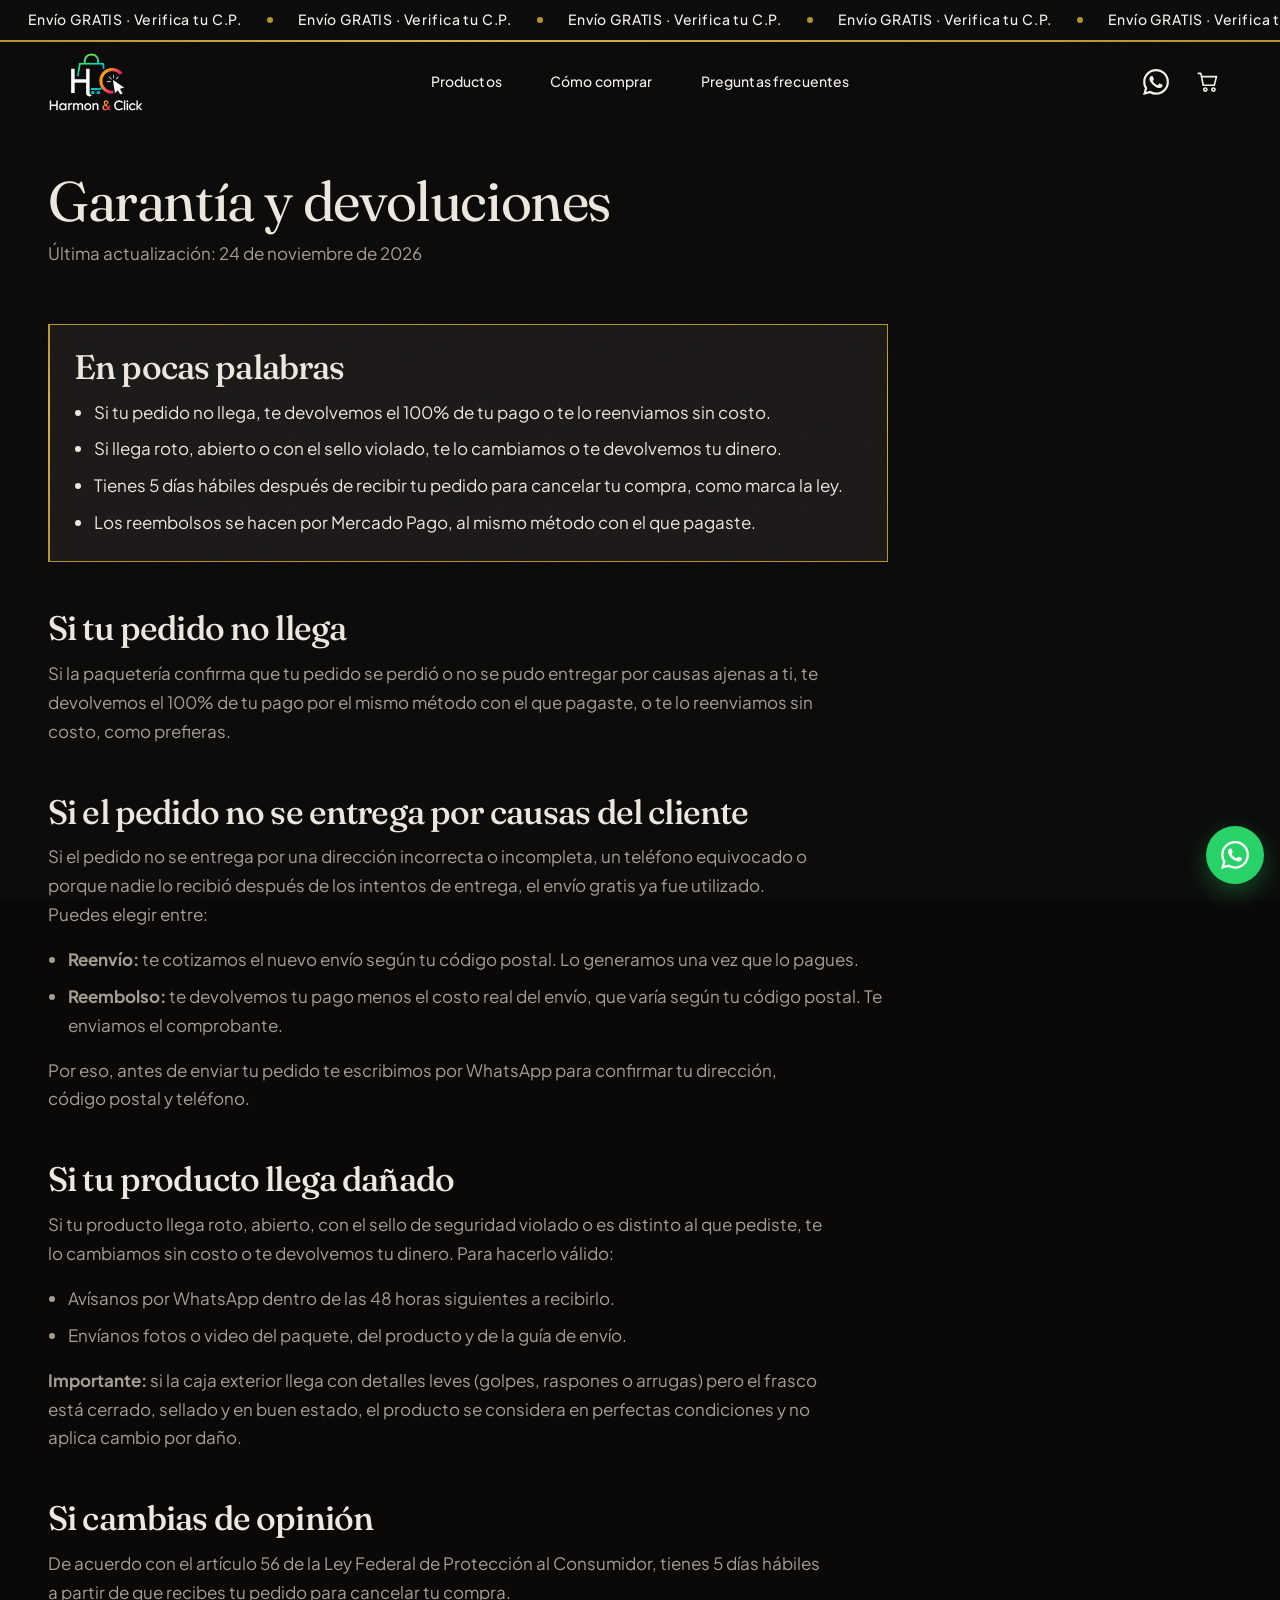
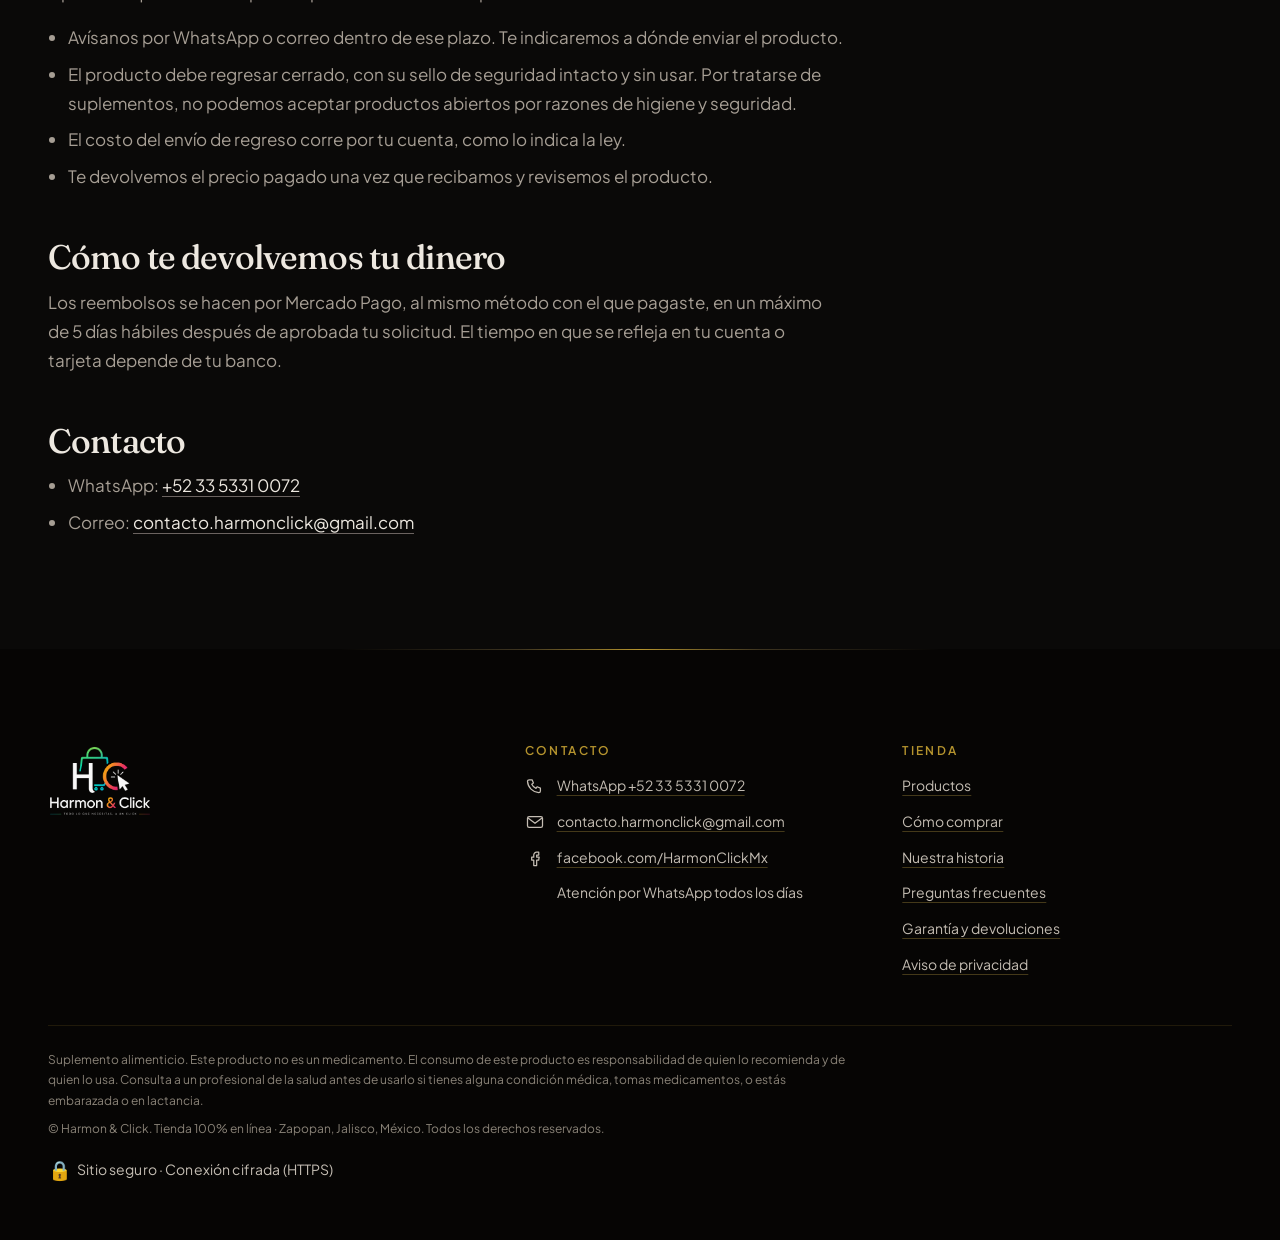
<file: garantia-y-devoluciones.html>
<!doctype html>
<html lang="es-MX">
<head>
  <script async src="https://www.googletagmanager.com/gtag/js?id=G-MTRG7J935J"></script>
  <script>
    window.dataLayer = window.dataLayer || [];
    function gtag(){dataLayer.push(arguments);}
    gtag('js', new Date());
    gtag('config', 'G-MTRG7J935J');
  </script>
  <!-- Meta Pixel Code -->
  <script>
  !function(f,b,e,v,n,t,s)
  {if(f.fbq)return;n=f.fbq=function(){n.callMethod?
  n.callMethod.apply(n,arguments):n.queue.push(arguments)};
  if(!f._fbq)f._fbq=n;n.push=n;n.loaded=!0;n.version='2.0';
  n.queue=[];t=b.createElement(e);t.async=!0;
  t.src=v;s=b.getElementsByTagName(e)[0];
  s.parentNode.insertBefore(t,s)}(window, document,'script',
  'https://connect.facebook.net/en_US/fbevents.js');
  fbq('init', '2111767482741613');
  fbq('track', 'PageView');
  </script>
  <noscript><img height="1" width="1" style="display:none"
  src="https://www.facebook.com/tr?id=2111767482741613&ev=PageView&noscript=1"
  /></noscript>
  <!-- End Meta Pixel Code -->
  <meta charset="utf-8">
  <meta name="viewport" content="width=device-width, initial-scale=1">
  <title>Garantía y devoluciones | Harmon &amp; Click</title>
  <meta name="description" content="Garantía y devoluciones de Harmon &amp; Click: si tu pedido no llega o llega dañado, te devolvemos tu dinero por Mercado Pago.">
  <link rel="canonical" href="https://harmonclick.com/garantia-y-devoluciones.html">
  <meta name="theme-color" content="#007a55">
  <link rel="icon" type="image/png" sizes="32x32" href="img/favicon-32.png">
  <link rel="icon" type="image/png" sizes="192x192" href="img/favicon-192.png">
  <link rel="apple-touch-icon" href="img/favicon-180.png">
  <link rel="preconnect" href="https://fonts.googleapis.com">
  <link rel="preconnect" href="https://fonts.gstatic.com" crossorigin>
  <link rel="stylesheet" href="https://fonts.googleapis.com/css2?family=Fraunces:ital,opsz,wght@0,9..144,400..600;1,9..144,400..600&amp;family=Plus+Jakarta+Sans:wght@400..600&amp;display=swap">
  <link rel="stylesheet" href="css/estilos.css?v=20261124e">
</head>
<body data-pagina="legal">
  <a class="saltar" href="#contenido">Saltar al contenido</a>
  <div data-cabecera></div>
  <main id="contenido">
    <div class="contenedor">
      <div class="pagina-titulo">
        <h1>Garantía y devoluciones</h1>
        <p>Última actualización: 24 de noviembre de 2026</p>
      </div>
      <div class="texto-legal">

        <section class="legal-resumen" aria-labelledby="pocas-palabras">
          <h2 id="pocas-palabras">En pocas palabras</h2>
          <ul>
            <li>Si tu pedido no llega, te devolvemos el 100% de tu pago o te lo reenviamos sin costo.</li>
            <li>Si llega roto, abierto o con el sello violado, te lo cambiamos o te devolvemos tu dinero.</li>
            <li>Tienes 5 días hábiles después de recibir tu pedido para cancelar tu compra, como marca la ley.</li>
            <li>Los reembolsos se hacen por Mercado Pago, al mismo método con el que pagaste.</li>
          </ul>
        </section>

        <h2>Si tu pedido no llega</h2>
        <p>Si la paquetería confirma que tu pedido se perdió o no se pudo entregar por causas ajenas a ti, te devolvemos el 100% de tu pago por el mismo método con el que pagaste, o te lo reenviamos sin costo, como prefieras.</p>

        <h2>Si el pedido no se entrega por causas del cliente</h2>
        <p>Si el pedido no se entrega por una dirección incorrecta o incompleta, un teléfono equivocado o porque nadie lo recibió después de los intentos de entrega, el envío gratis ya fue utilizado. Puedes elegir entre:</p>
        <ul>
          <li><strong>Reenvío:</strong> te cotizamos el nuevo envío según tu código postal. Lo generamos una vez que lo pagues.</li>
          <li><strong>Reembolso:</strong> te devolvemos tu pago menos el costo real del envío, que varía según tu código postal. Te enviamos el comprobante.</li>
        </ul>
        <p>Por eso, antes de enviar tu pedido te escribimos por WhatsApp para confirmar tu dirección, código postal y teléfono.</p>

        <h2>Si tu producto llega dañado</h2>
        <p>Si tu producto llega roto, abierto, con el sello de seguridad violado o es distinto al que pediste, te lo cambiamos sin costo o te devolvemos tu dinero. Para hacerlo válido:</p>
        <ul>
          <li>Avísanos por WhatsApp dentro de las 48 horas siguientes a recibirlo.</li>
          <li>Envíanos fotos o video del paquete, del producto y de la guía de envío.</li>
        </ul>
        <p><strong>Importante:</strong> si la caja exterior llega con detalles leves (golpes, raspones o arrugas) pero el frasco está cerrado, sellado y en buen estado, el producto se considera en perfectas condiciones y no aplica cambio por daño.</p>

        <h2>Si cambias de opinión</h2>
        <p>De acuerdo con el artículo 56 de la Ley Federal de Protección al Consumidor, tienes 5 días hábiles a partir de que recibes tu pedido para cancelar tu compra.</p>
        <ul>
          <li>Avísanos por WhatsApp o correo dentro de ese plazo. Te indicaremos a dónde enviar el producto.</li>
          <li>El producto debe regresar cerrado, con su sello de seguridad intacto y sin usar. Por tratarse de suplementos, no podemos aceptar productos abiertos por razones de higiene y seguridad.</li>
          <li>El costo del envío de regreso corre por tu cuenta, como lo indica la ley.</li>
          <li>Te devolvemos el precio pagado una vez que recibamos y revisemos el producto.</li>
        </ul>

        <h2>Cómo te devolvemos tu dinero</h2>
        <p>Los reembolsos se hacen por Mercado Pago, al mismo método con el que pagaste, en un máximo de 5 días hábiles después de aprobada tu solicitud. El tiempo en que se refleja en tu cuenta o tarjeta depende de tu banco.</p>

        <h2>Contacto</h2>
        <ul>
          <li>WhatsApp: <a href="https://wa.me/523353310072" target="_blank" rel="noopener">+52 33 5331 0072</a></li>
          <li>Correo: <a href="mailto:contacto.harmonclick@gmail.com">contacto.harmonclick@gmail.com</a></li>
        </ul>

      </div>
    </div>
  </main>
  <div data-pie></div>
  <script src="js/app.js?v=20261124e" defer></script>
</body>
</html>
</file>
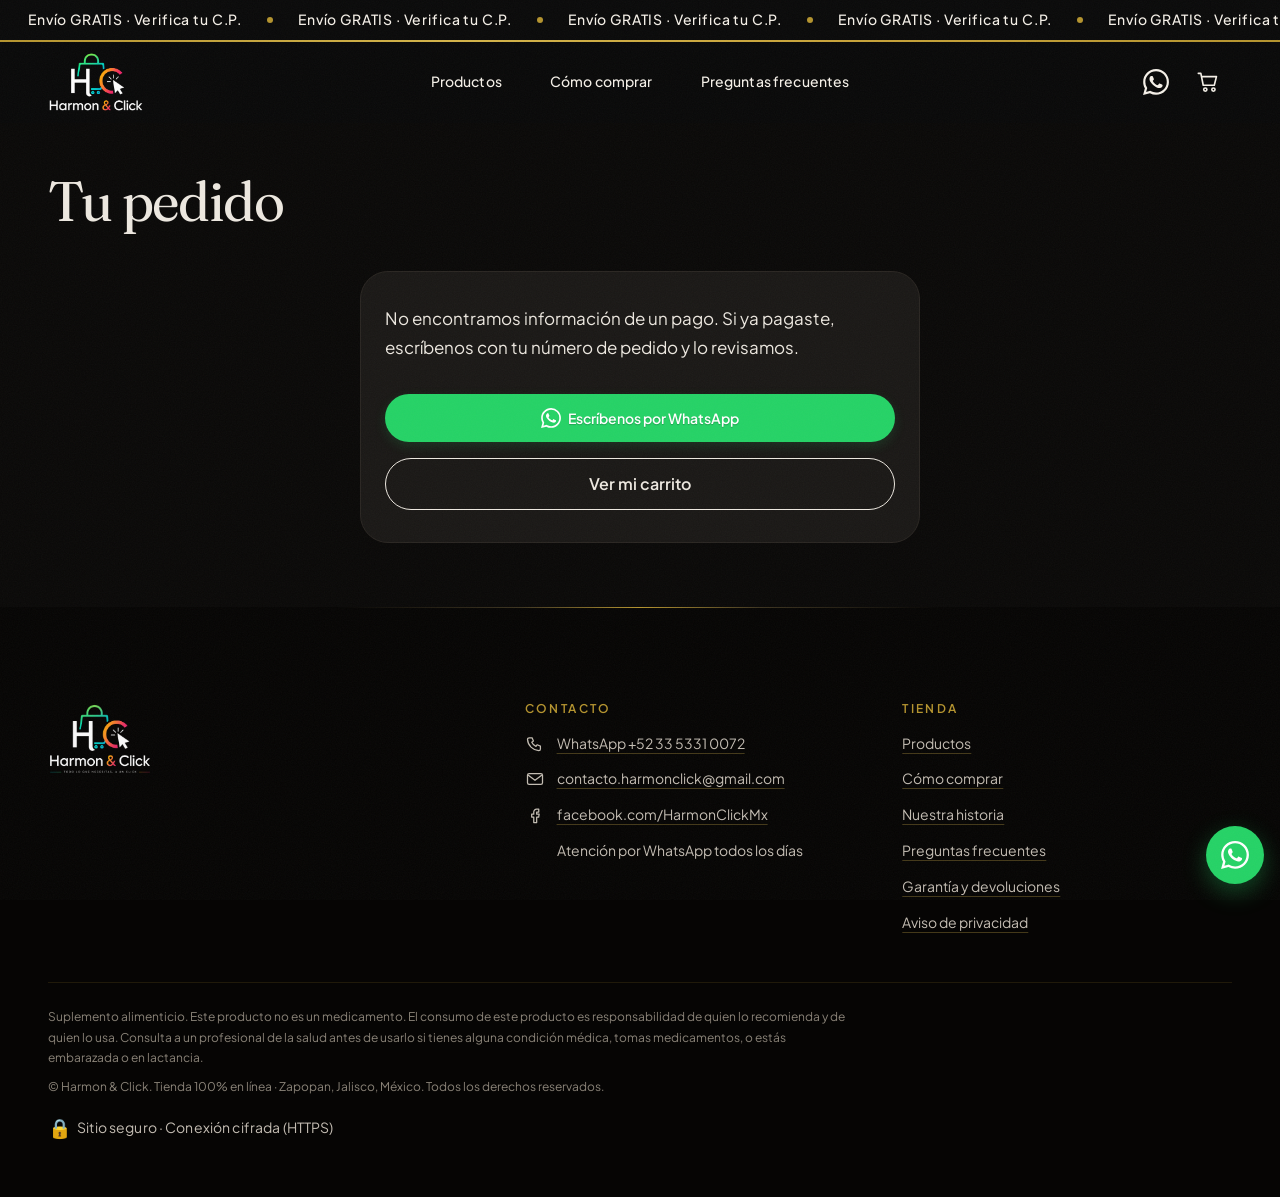
<file: gracias.html>
<!doctype html>
<html lang="es-MX">
<head>
  <script async src="https://www.googletagmanager.com/gtag/js?id=G-MTRG7J935J"></script>
  <script>
    window.dataLayer = window.dataLayer || [];
    function gtag(){dataLayer.push(arguments);}
    gtag('js', new Date());
    gtag('config', 'G-MTRG7J935J');
  </script>
  <!-- Meta Pixel Code -->
  <script>
  !function(f,b,e,v,n,t,s)
  {if(f.fbq)return;n=f.fbq=function(){n.callMethod?
  n.callMethod.apply(n,arguments):n.queue.push(arguments)};
  if(!f._fbq)f._fbq=n;n.push=n;n.loaded=!0;n.version='2.0';
  n.queue=[];t=b.createElement(e);t.async=!0;
  t.src=v;s=b.getElementsByTagName(e)[0];
  s.parentNode.insertBefore(t,s)}(window, document,'script',
  'https://connect.facebook.net/en_US/fbevents.js');
  fbq('init', '2111767482741613');
  fbq('track', 'PageView');
  </script>
  <noscript><img height="1" width="1" style="display:none"
  src="https://www.facebook.com/tr?id=2111767482741613&ev=PageView&noscript=1"
  /></noscript>
  <!-- End Meta Pixel Code -->
  <meta charset="utf-8">
  <meta name="viewport" content="width=device-width, initial-scale=1">
  <title>Tu pedido | Harmon &amp; Click</title>
  <meta name="description" content="Revisa tu pedido y paga seguro en línea con tarjeta vía Mercado Pago. Envío gratis.">
  <meta name="robots" content="noindex">
  
  <meta name="theme-color" content="#007a55">
  <link rel="icon" type="image/png" sizes="32x32" href="img/favicon-32.png">
  <link rel="icon" type="image/png" sizes="192x192" href="img/favicon-192.png">
  <link rel="apple-touch-icon" href="img/favicon-180.png">
  <link rel="preconnect" href="https://fonts.googleapis.com">
  <link rel="preconnect" href="https://fonts.gstatic.com" crossorigin>
  <link rel="stylesheet" href="https://fonts.googleapis.com/css2?family=Fraunces:ital,opsz,wght@0,9..144,400..600;1,9..144,400..600&amp;family=Plus+Jakarta+Sans:wght@400..600&amp;display=swap">
  <link rel="stylesheet" href="css/estilos.css?v=20261124e">
</head>
<body data-pagina="legal">
  <a class="saltar" href="#contenido">Saltar al contenido</a>
  <div data-cabecera></div>
  <main id="contenido">
    <div class="contenedor">
      <div class="pagina-titulo"><h1 id="g-titulo">Tu pedido</h1></div>
      <div class="caja gracias-caja" id="gracias-raiz" aria-live="polite">
        <div class="esqueleto" style="height:160px"></div>
      </div>
    </div>
  </main>
  <div data-pie></div>
  <script src="js/app.js?v=20261124e" defer></script>
  <script src="js/gracias.js?v=20261124e" defer></script>
</body>
</html>
</file>
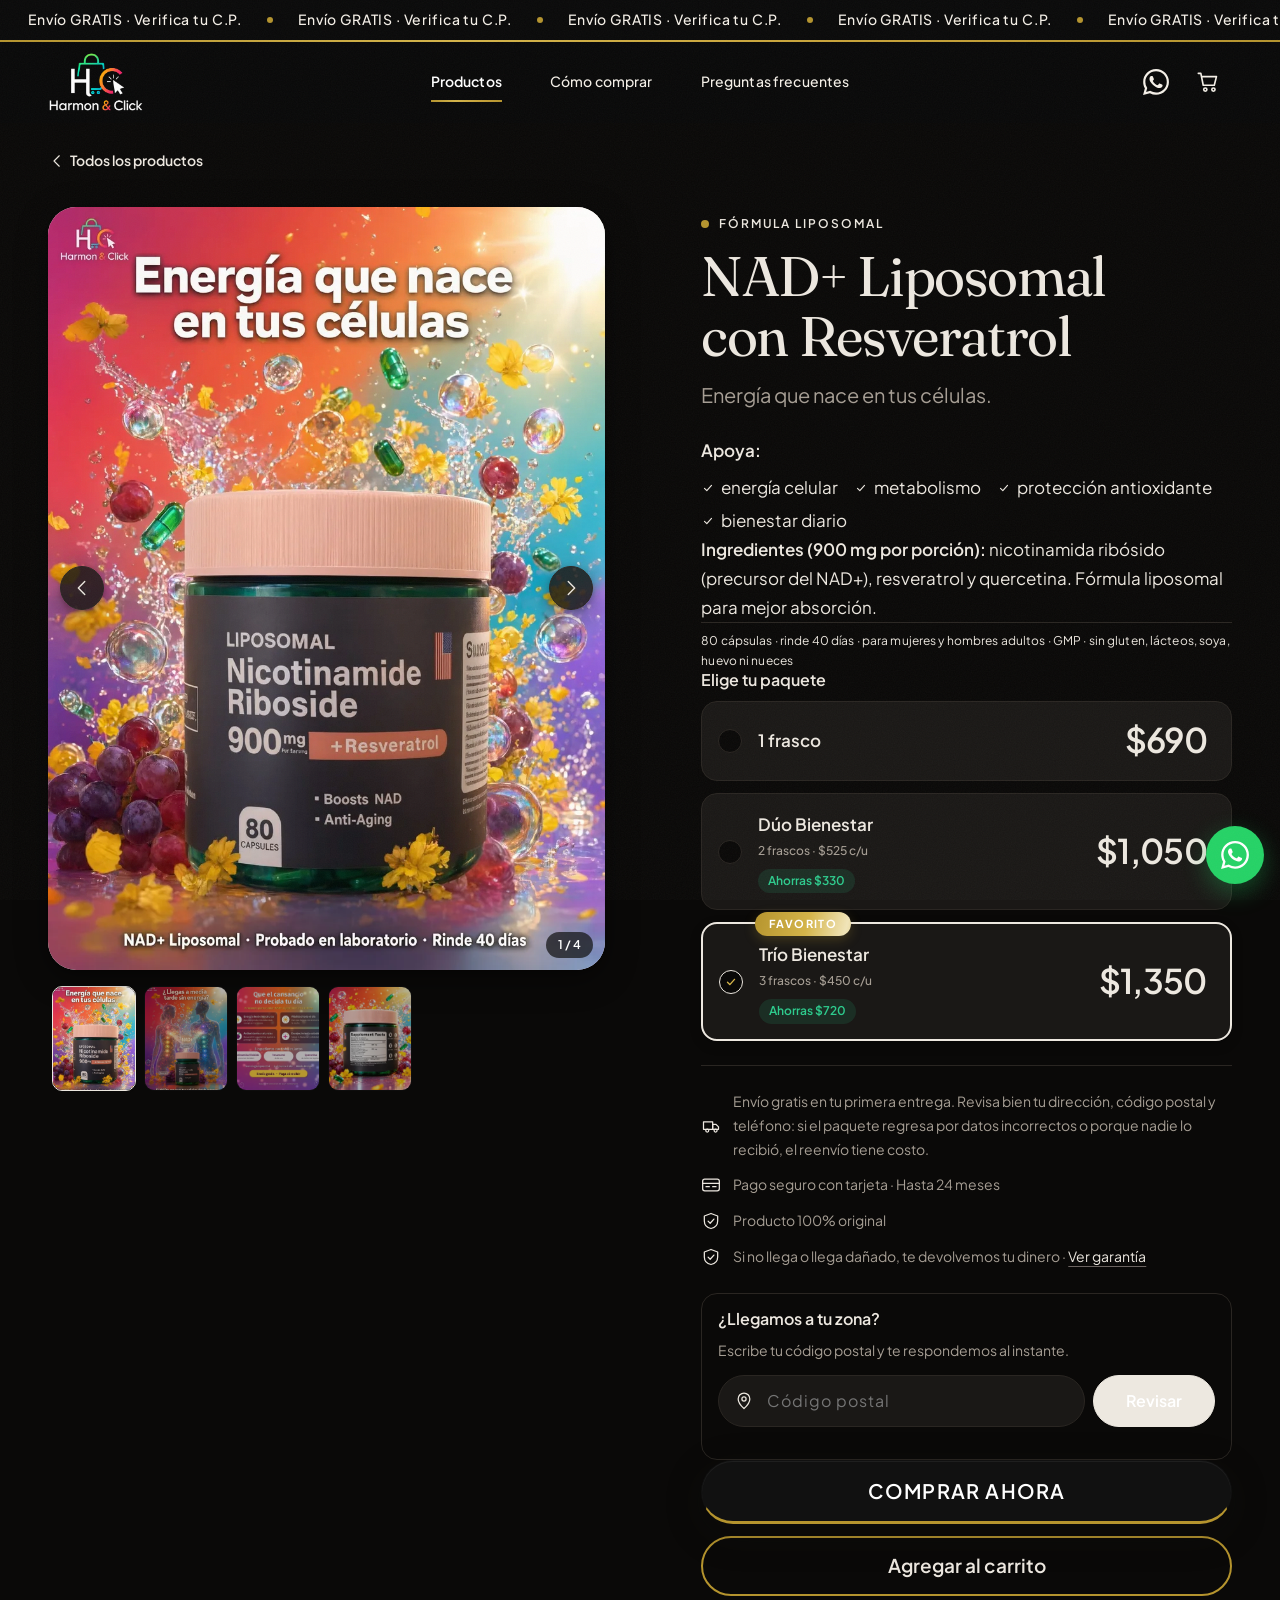
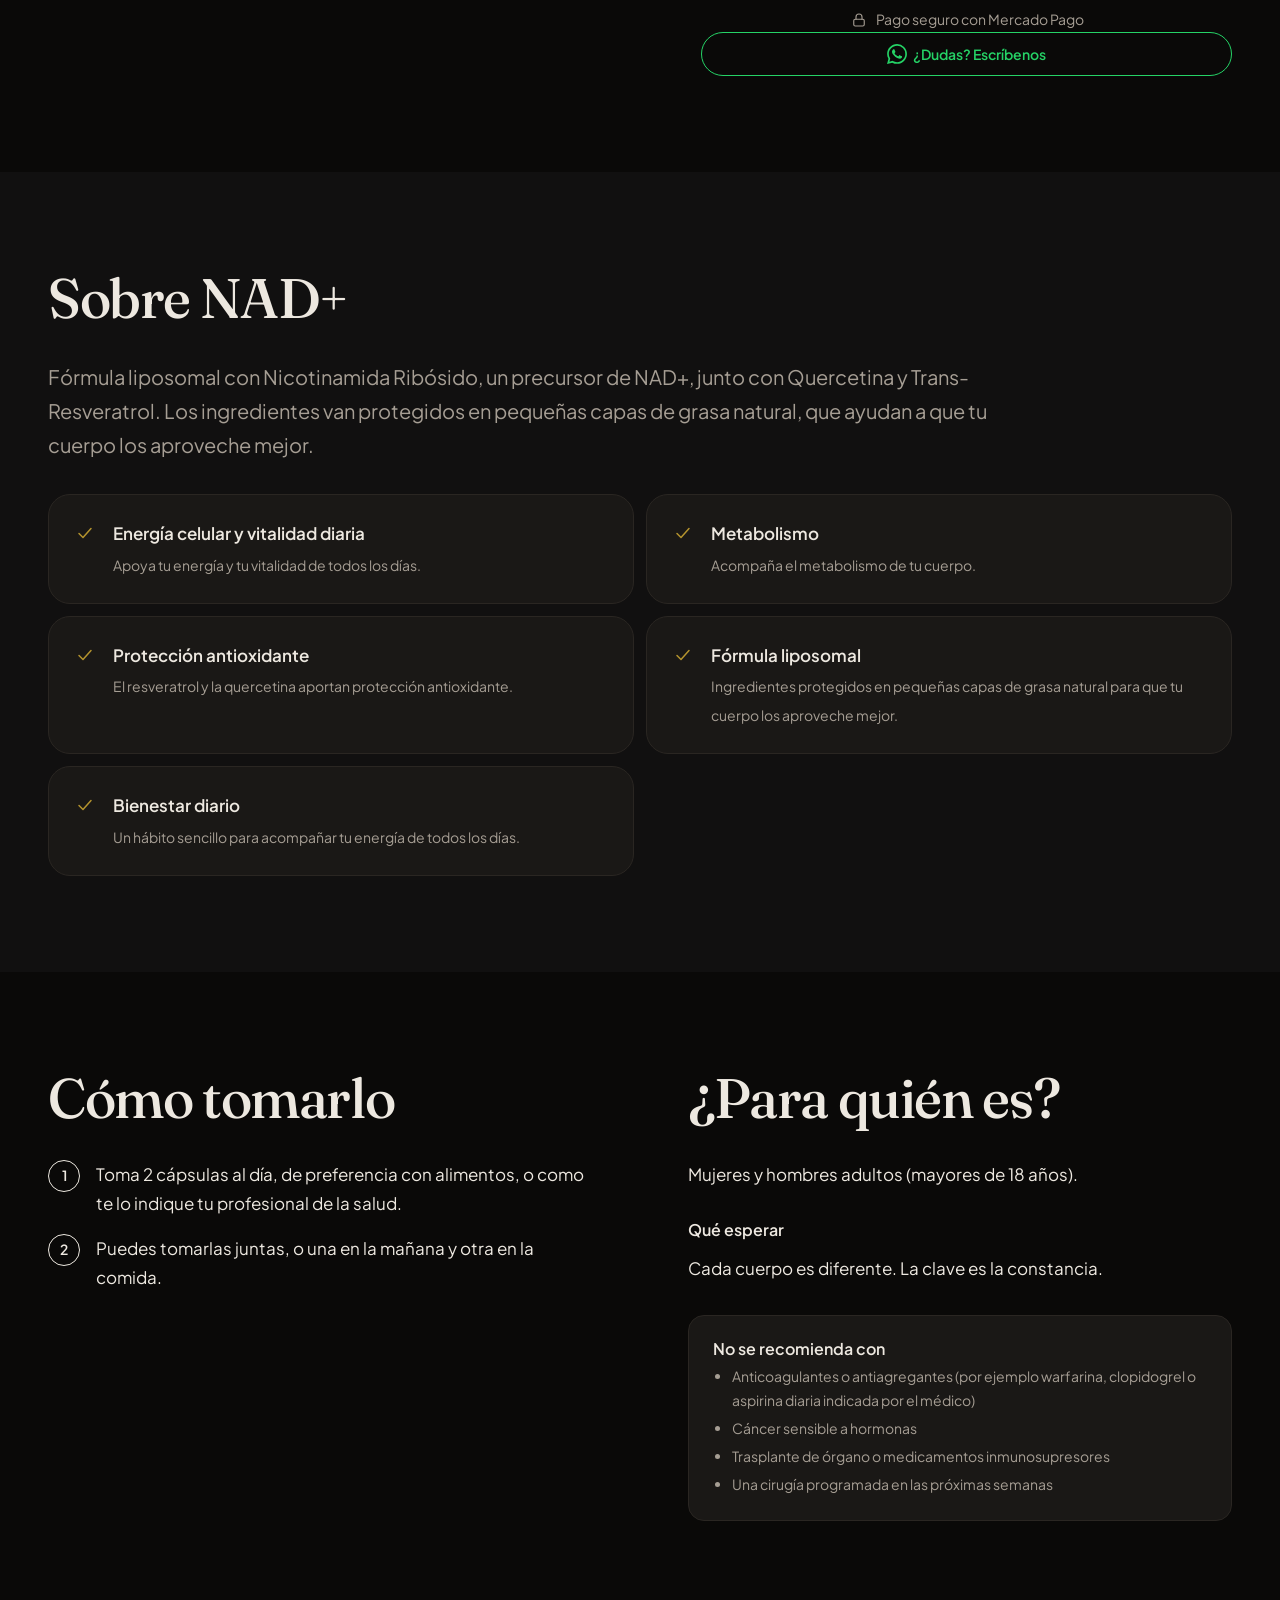
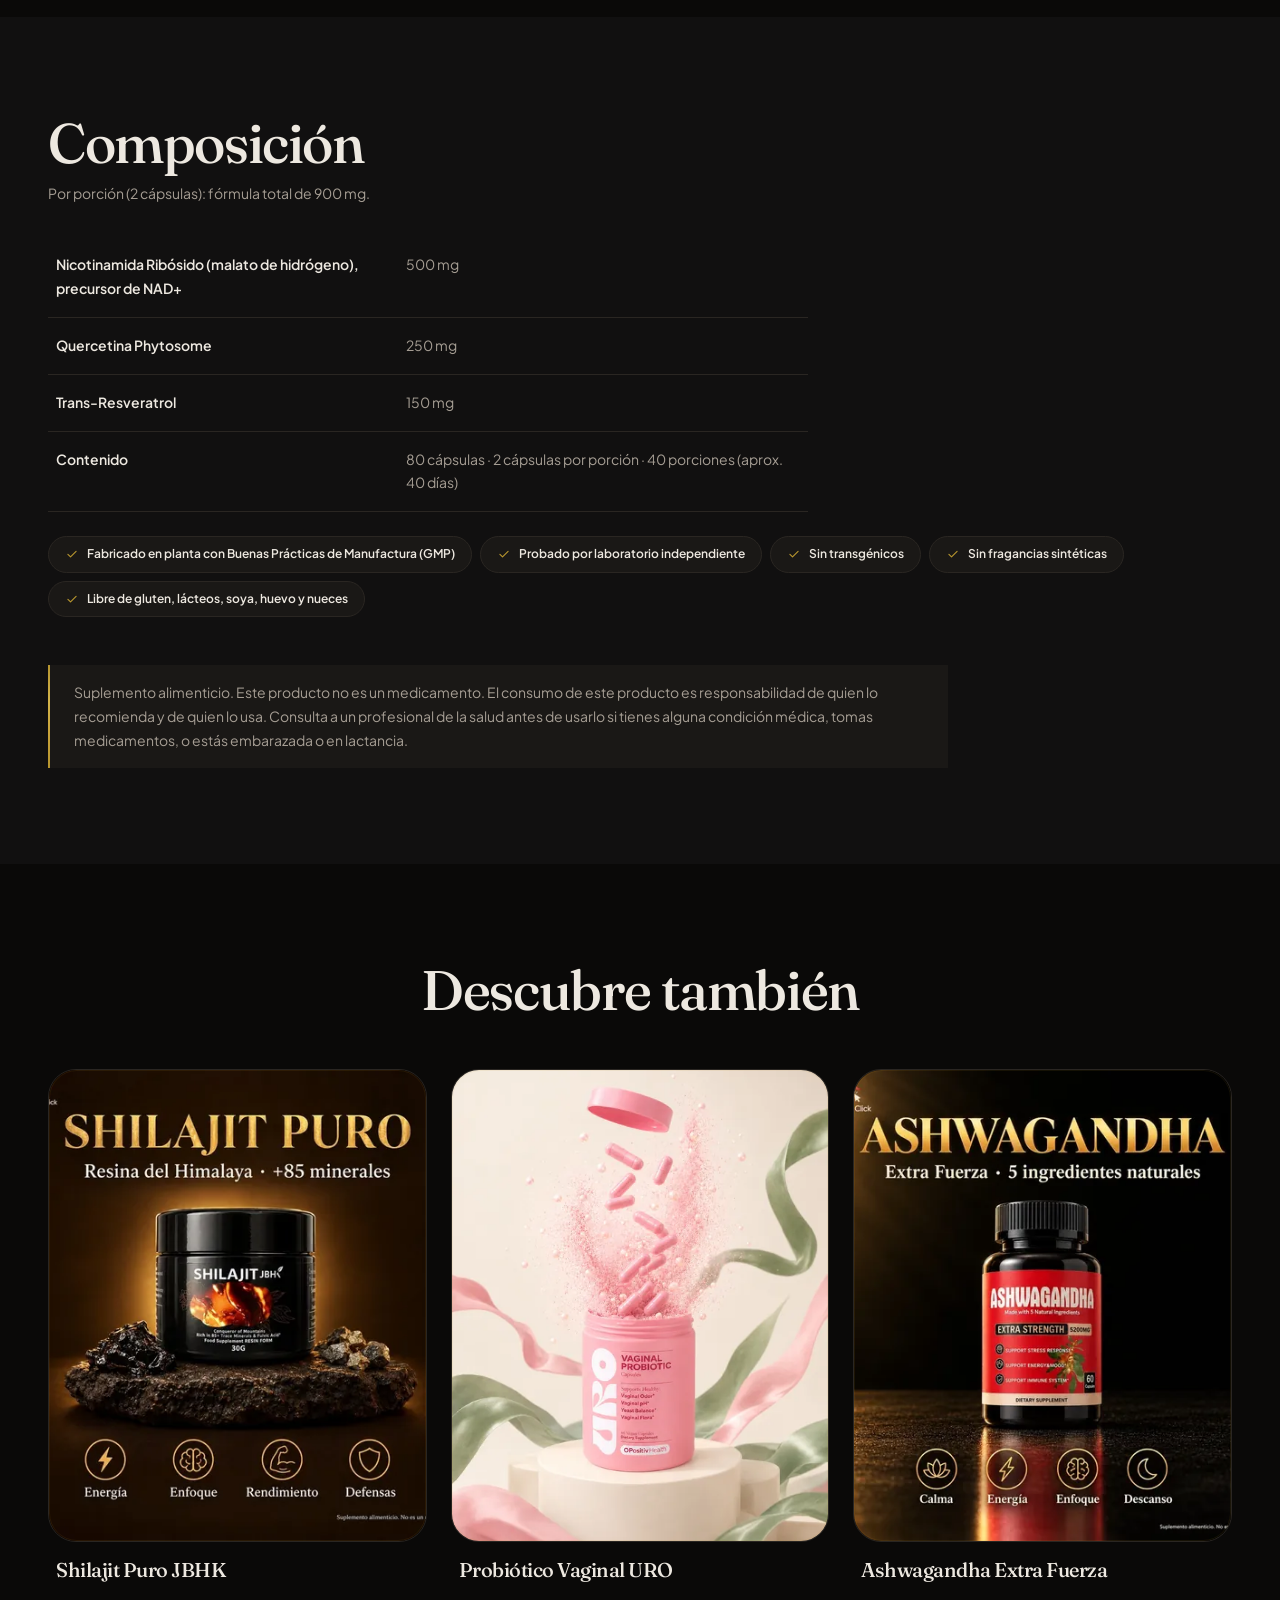
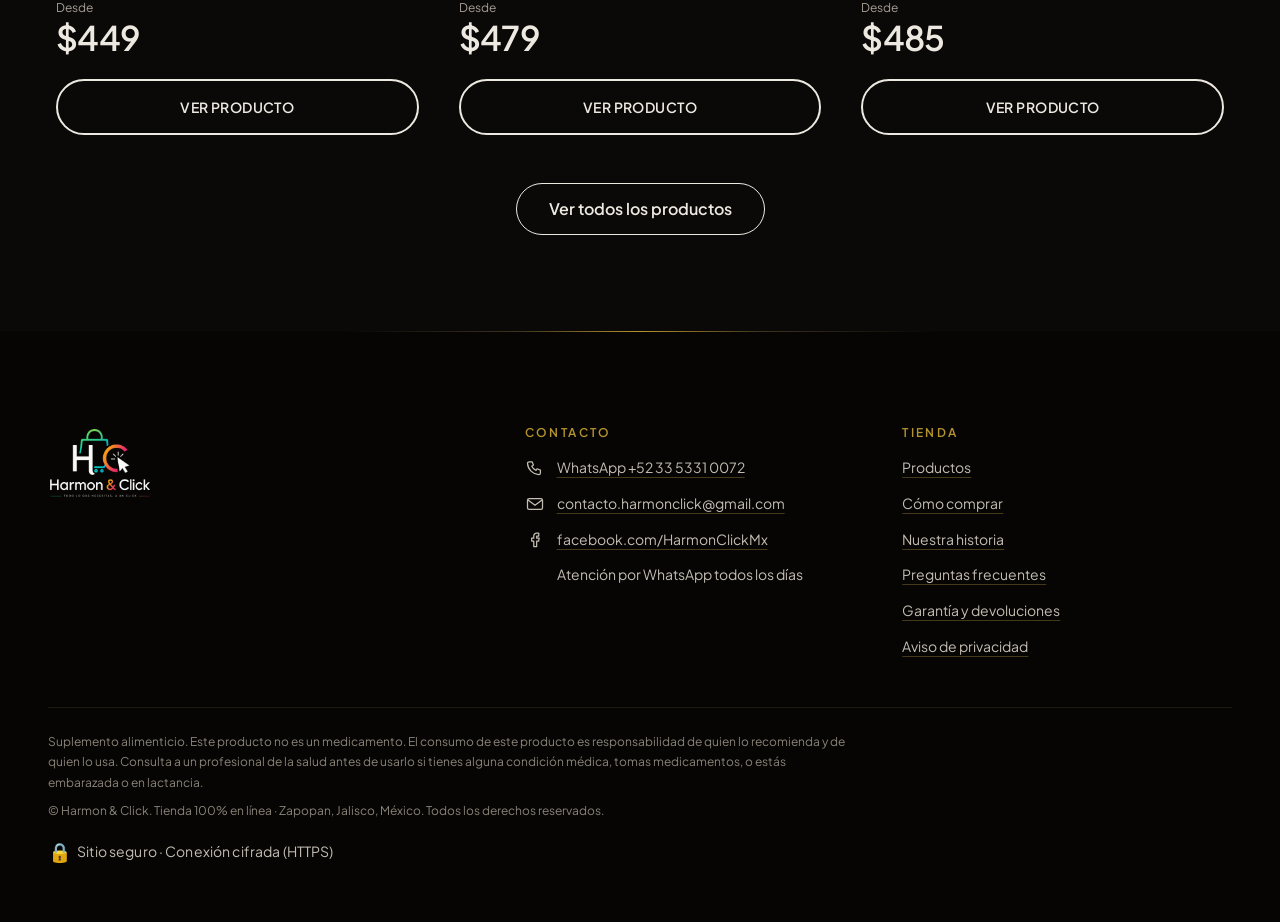
<file: nad.html>
<!doctype html>
<html lang="es-MX">
<head>
  <script async src="https://www.googletagmanager.com/gtag/js?id=G-MTRG7J935J"></script>
  <script>
    window.dataLayer = window.dataLayer || [];
    function gtag(){dataLayer.push(arguments);}
    gtag('js', new Date());
    gtag('config', 'G-MTRG7J935J');
  </script>
  <!-- Meta Pixel Code -->
  <script>
  !function(f,b,e,v,n,t,s)
  {if(f.fbq)return;n=f.fbq=function(){n.callMethod?
  n.callMethod.apply(n,arguments):n.queue.push(arguments)};
  if(!f._fbq)f._fbq=n;n.push=n;n.loaded=!0;n.version='2.0';
  n.queue=[];t=b.createElement(e);t.async=!0;
  t.src=v;s=b.getElementsByTagName(e)[0];
  s.parentNode.insertBefore(t,s)}(window, document,'script',
  'https://connect.facebook.net/en_US/fbevents.js');
  fbq('init', '2111767482741613');
  fbq('track', 'PageView');
  </script>
  <noscript><img height="1" width="1" style="display:none"
  src="https://www.facebook.com/tr?id=2111767482741613&ev=PageView&noscript=1"
  /></noscript>
  <!-- End Meta Pixel Code -->
  <meta charset="utf-8">
  <meta name="viewport" content="width=device-width, initial-scale=1">
  <title>NAD+ Liposomal con Resveratrol | Harmon &amp; Click</title>
  <meta name="description" content="NAD+ Liposomal con Resveratrol: precursor de NAD+ con quercetina y trans-resveratrol. 100% original. Envío gratis y pago seguro en línea.">
  <link rel="canonical" href="https://harmonclick.com/nad.html">
  <meta name="theme-color" content="#007a55">
  <link rel="icon" type="image/png" sizes="32x32" href="img/favicon-32.png">
  <link rel="icon" type="image/png" sizes="192x192" href="img/favicon-192.png">
  <link rel="apple-touch-icon" href="img/favicon-180.png">
  <meta property="og:type" content="product">
  <meta property="og:locale" content="es_MX">
  <meta property="og:site_name" content="Harmon &amp; Click">
  <meta property="og:title" content="NAD+ Liposomal con Resveratrol | Harmon &amp; Click">
  <meta property="og:description" content="NAD+ Liposomal con Resveratrol: precursor de NAD+ con quercetina y trans-resveratrol. 100% original. Envío gratis y pago seguro en línea.">
  <meta property="og:url" content="https://harmonclick.com/nad.html">
  <meta property="og:image" content="https://harmonclick.com/img/og/og-nad.jpg">
  <meta property="og:image:width" content="1200">
  <meta property="og:image:height" content="630">
  <meta property="og:image:alt" content="NAD+ Liposomal con Resveratrol">
  <meta name="twitter:card" content="summary_large_image">
  <link rel="preconnect" href="https://fonts.googleapis.com">
  <link rel="preconnect" href="https://fonts.gstatic.com" crossorigin>
  <link rel="stylesheet" href="https://fonts.googleapis.com/css2?family=Fraunces:ital,opsz,wght@0,9..144,400..600;1,9..144,400..600&amp;family=Plus+Jakarta+Sans:wght@400..600&amp;display=swap">
  <link rel="stylesheet" href="css/estilos.css?v=20261124e">
  <link rel="preload" href="data/products.json?v=20261124e" as="fetch" crossorigin>
  <script type="application/ld+json">{
  "@context": "https://schema.org",
  "@type": "Product",
  "name": "NAD+ Liposomal con Resveratrol",
  "description": "NAD+ Liposomal con Resveratrol: precursor de NAD+ con quercetina y trans-resveratrol. 100% original. Envío gratis y pago seguro en línea.",
  "image": [
    "https://harmonclick.com/img/nad/nad-1-portada.webp",
    "https://harmonclick.com/img/nad/nad-2-informacion.webp",
    "https://harmonclick.com/img/nad/nad-3-beneficios.webp",
    "https://harmonclick.com/img/nad/nad-4-etiqueta.webp"
  ],
  "brand": {
    "@type": "Brand",
    "name": "Harmon & Click"
  },
  "sku": "HC-NAD",
  "url": "https://harmonclick.com/nad.html",
  "offers": {
    "@type": "AggregateOffer",
    "lowPrice": "690",
    "highPrice": "1350",
    "offerCount": 3,
    "priceCurrency": "MXN",
    "availability": "https://schema.org/InStock",
    "url": "https://harmonclick.com/nad.html",
    "shippingDetails": {
      "@type": "OfferShippingDetails",
      "shippingRate": {
        "@type": "MonetaryAmount",
        "value": 0,
        "currency": "MXN"
      },
      "shippingDestination": {
        "@type": "DefinedRegion",
        "addressCountry": "MX"
      },
      "deliveryTime": {
        "@type": "ShippingDeliveryTime",
        "handlingTime": {
          "@type": "QuantitativeValue",
          "minValue": 0,
          "maxValue": 1,
          "unitCode": "DAY"
        },
        "transitTime": {
          "@type": "QuantitativeValue",
          "minValue": 3,
          "maxValue": 7,
          "unitCode": "DAY"
        },
        "businessDays": {
          "@type": "OpeningHoursSpecification",
          "dayOfWeek": [
            "https://schema.org/Monday",
            "https://schema.org/Tuesday",
            "https://schema.org/Wednesday",
            "https://schema.org/Thursday",
            "https://schema.org/Friday"
          ]
        }
      }
    },
    "hasMerchantReturnPolicy": {
      "@type": "MerchantReturnPolicy",
      "applicableCountry": "MX",
      "returnPolicyCategory": "https://schema.org/MerchantReturnFiniteReturnWindow",
      "merchantReturnDays": 5,
      "returnMethod": "https://schema.org/ReturnByMail",
      "returnFees": "https://schema.org/ReturnShippingFees",
      "merchantReturnLink": "https://harmonclick.com/garantia-y-devoluciones.html"
    }
  }
}</script>
</head>
<body data-pagina="producto" data-producto="nad">
  <a class="saltar" href="#contenido">Saltar al contenido</a>
  <div data-cabecera></div>
  <main id="contenido">
    <div id="producto-raiz">
      <div class="contenedor" style="padding-block:3rem">
        <div class="esqueleto" style="height:60vh"></div>
        <noscript><p>Para ver este producto necesitas activar JavaScript. También puedes pedirlo por WhatsApp: <a href="https://wa.me/523353310072">+52 33 5331 0072</a>.</p></noscript>
      </div>
    </div>
  </main>
  <div data-pie></div>
  <script src="js/app.js?v=20261124e" defer></script>
  <script src="js/producto.js?v=20261124e" defer></script>
</body>
</html>
</file>
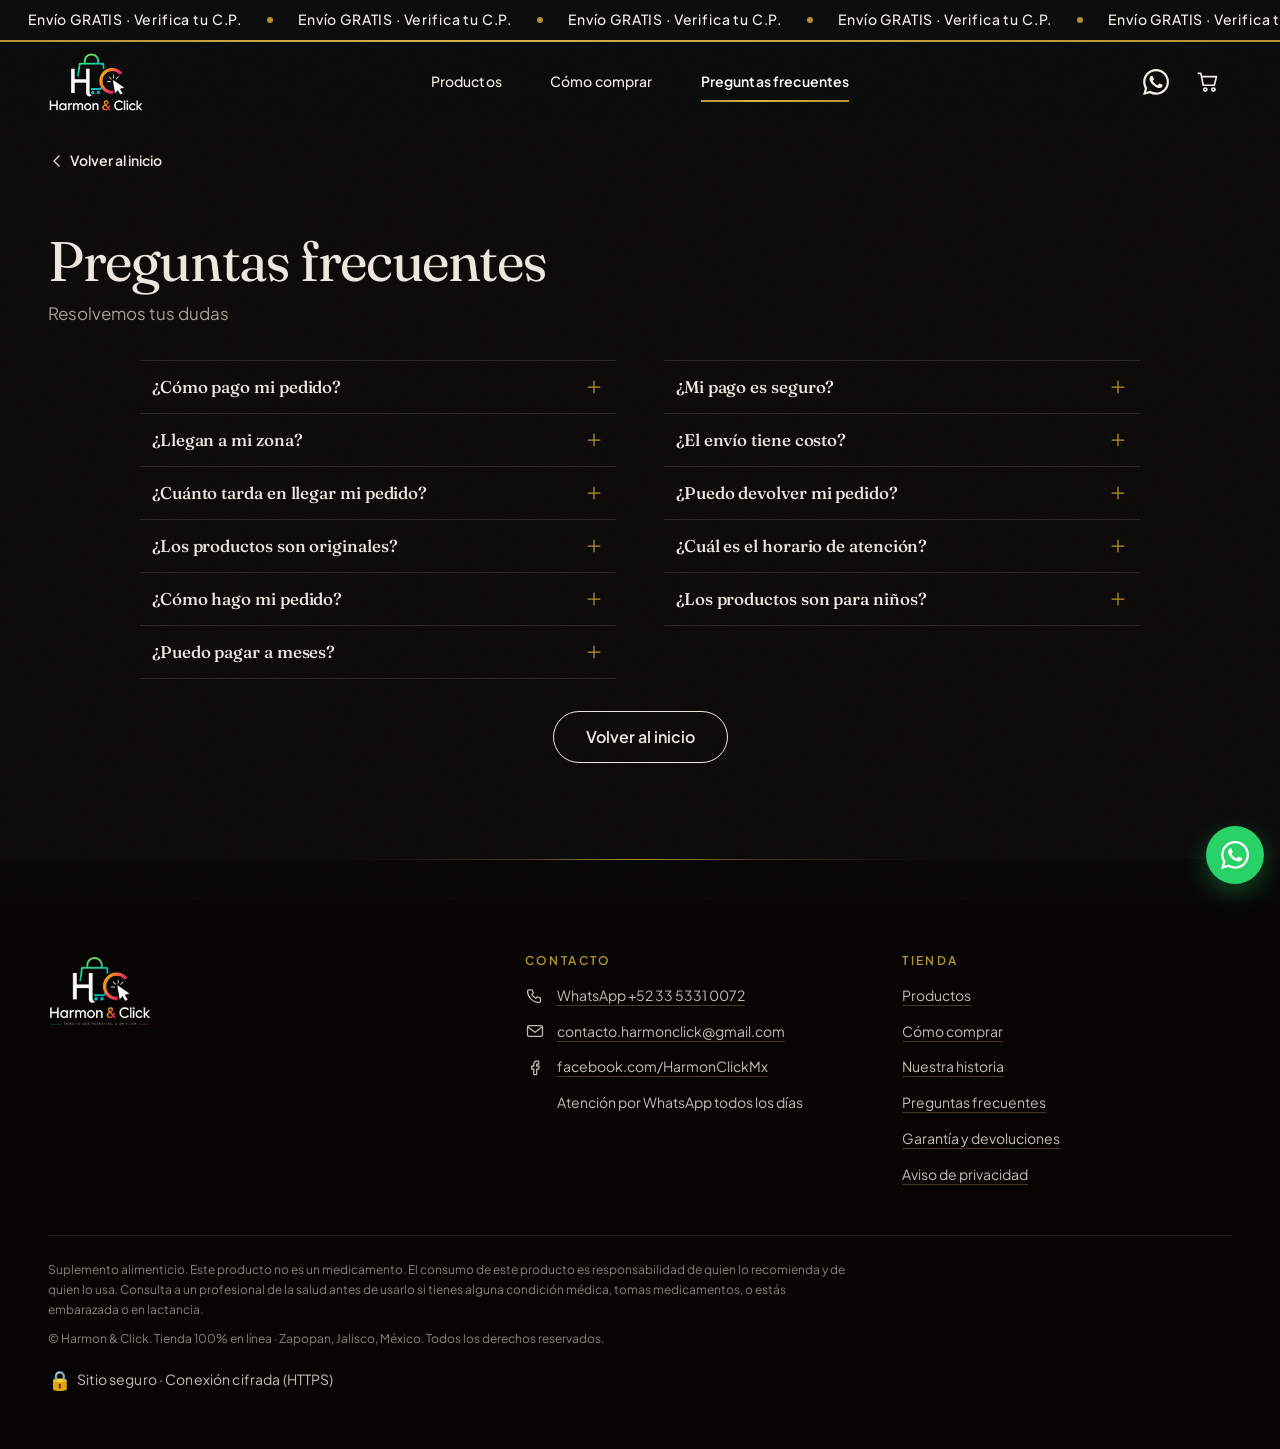
<file: preguntas-frecuentes.html>
<!doctype html>
<html lang="es-MX">
<head>
  <script async src="https://www.googletagmanager.com/gtag/js?id=G-MTRG7J935J"></script>
  <script>
    window.dataLayer = window.dataLayer || [];
    function gtag(){dataLayer.push(arguments);}
    gtag('js', new Date());
    gtag('config', 'G-MTRG7J935J');
  </script>
  <!-- Meta Pixel Code -->
  <script>
  !function(f,b,e,v,n,t,s)
  {if(f.fbq)return;n=f.fbq=function(){n.callMethod?
  n.callMethod.apply(n,arguments):n.queue.push(arguments)};
  if(!f._fbq)f._fbq=n;n.push=n;n.loaded=!0;n.version='2.0';
  n.queue=[];t=b.createElement(e);t.async=!0;
  t.src=v;s=b.getElementsByTagName(e)[0];
  s.parentNode.insertBefore(t,s)}(window, document,'script',
  'https://connect.facebook.net/en_US/fbevents.js');
  fbq('init', '2111767482741613');
  fbq('track', 'PageView');
  </script>
  <noscript><img height="1" width="1" style="display:none"
  src="https://www.facebook.com/tr?id=2111767482741613&ev=PageView&noscript=1"
  /></noscript>
  <!-- End Meta Pixel Code -->
  <meta charset="utf-8">
  <meta name="viewport" content="width=device-width, initial-scale=1">
  <title>Preguntas frecuentes | Harmon &amp; Click</title>
  <meta name="description" content="Resolvemos tus dudas sobre pagos, cobertura, tiempos de entrega y pedidos en Harmon &amp; Click.">
  <link rel="canonical" href="https://harmonclick.com/preguntas-frecuentes.html">
  <meta name="theme-color" content="#007a55">
  <link rel="icon" type="image/png" sizes="32x32" href="img/favicon-32.png">
  <link rel="icon" type="image/png" sizes="192x192" href="img/favicon-192.png">
  <link rel="apple-touch-icon" href="img/favicon-180.png">
  <meta property="og:type" content="website">
  <meta property="og:locale" content="es_MX">
  <meta property="og:site_name" content="Harmon &amp; Click">
  <meta property="og:title" content="Preguntas frecuentes | Harmon &amp; Click">
  <meta property="og:description" content="Resolvemos tus dudas sobre pagos, cobertura, tiempos de entrega y pedidos.">
  <meta property="og:url" content="https://harmonclick.com/preguntas-frecuentes.html">
  <meta property="og:image" content="https://harmonclick.com/img/og/og-inicio.jpg">
  <link rel="preconnect" href="https://fonts.googleapis.com">
  <link rel="preconnect" href="https://fonts.gstatic.com" crossorigin>
  <link rel="stylesheet" href="https://fonts.googleapis.com/css2?family=Fraunces:ital,opsz,wght@0,9..144,400..600;1,9..144,400..600&amp;family=Plus+Jakarta+Sans:wght@400..600&amp;display=swap">
  <link rel="stylesheet" href="css/estilos.css?v=20261124e">
  <!-- INICIO:FAQ-LD -->
  <script type="application/ld+json">{"@context": "https://schema.org", "@type": "FAQPage", "mainEntity": [{"@type": "Question", "name": "¿Cómo pago mi pedido?", "acceptedAnswer": {"@type": "Answer", "text": "Pagas en línea con tarjeta de crédito, débito o prepago a través de Mercado Pago. Es seguro, rápido y puedes pagar hasta en 24 meses. Nunca te pedimos datos bancarios directamente."}}, {"@type": "Question", "name": "¿Llegan a mi zona?", "acceptedAnswer": {"@type": "Answer", "text": "Escribe tu código postal en el revisor «¿Llegamos a tu zona?» y te respondemos al instante. Si tu zona no tiene cobertura de envío, escríbenos por WhatsApp y buscamos una solución."}}, {"@type": "Question", "name": "¿Cuánto tarda en llegar mi pedido?", "acceptedAnswer": {"@type": "Answer", "text": "Entre 3 y 7 días hábiles; en zonas lejanas, entre 3 y 9 días hábiles. Cuando el almacén procesa tu pedido te enviamos tu número de pedido por WhatsApp (no es inmediato). El repartidor te llama antes para coordinar la entrega."}}, {"@type": "Question", "name": "¿Los productos son originales?", "acceptedAnswer": {"@type": "Answer", "text": "Sí. Todos nuestros productos son 100% originales y llegan sellados."}}, {"@type": "Question", "name": "¿Cómo hago mi pedido?", "acceptedAnswer": {"@type": "Answer", "text": "Elige tu producto y tu paquete, agrégalo al carrito, llena tus datos de entrega y paga en línea con tarjeta vía Mercado Pago. Te escribimos por WhatsApp para confirmar tu entrega. También puedes pedir directo por WhatsApp desde cualquier producto."}}, {"@type": "Question", "name": "¿Puedo pagar a meses?", "acceptedAnswer": {"@type": "Answer", "text": "Sí. Puedes pagar hasta en 24 meses con tu tarjeta de crédito a través de Mercado Pago. Los intereses van por cuenta de tu banco, nosotros no cobramos ningún cargo adicional."}}, {"@type": "Question", "name": "¿Mi pago es seguro?", "acceptedAnswer": {"@type": "Answer", "text": "Sí. Todos los pagos se procesan a través de Mercado Pago, una de las plataformas de pago más seguras de Latinoamérica. Nunca almacenamos los datos de tu tarjeta."}}, {"@type": "Question", "name": "¿El envío tiene costo?", "acceptedAnswer": {"@type": "Answer", "text": "No. El envío es gratis y no hay pedido mínimo: puedes comprar desde 1 frasco. El envío gratis cubre una entrega: si el paquete regresa por datos incorrectos o porque nadie lo recibió, el reenvío tiene costo según tu código postal."}}, {"@type": "Question", "name": "¿Puedo devolver mi pedido?", "acceptedAnswer": {"@type": "Answer", "text": "Sí. Si tu pedido no llega o llega dañado, te devolvemos tu dinero. Además, tienes 5 días hábiles después de recibirlo para cancelar tu compra, siempre que el producto esté cerrado y con su sello intacto; el envío de regreso corre por tu cuenta. Consulta todos los detalles en nuestra página de Garantía y devoluciones o escríbenos por WhatsApp."}}, {"@type": "Question", "name": "¿Cuál es el horario de atención?", "acceptedAnswer": {"@type": "Answer", "text": "Atención por WhatsApp todos los días."}}, {"@type": "Question", "name": "¿Los productos son para niños?", "acceptedAnswer": {"@type": "Answer", "text": "No. Ninguno de nuestros productos es para niños. Cada producto indica a quién va dirigido y cuándo no se recomienda."}}]}</script>
<!-- FIN:FAQ-LD -->
</head>
<body data-pagina="faq">
  <a class="saltar" href="#contenido">Saltar al contenido</a>
  <div data-cabecera></div>
  <main id="contenido">
    <div class="contenedor">
      <nav class="migas" aria-label="Ruta de navegación">
        <a href="index.html"><span data-i="izq"></span>Volver al inicio</a>
      </nav>
      <div class="pagina-titulo">
        <h1>Preguntas frecuentes</h1>
        <p>Resolvemos tus dudas</p>
      </div>
      <div id="acordeon" class="acordeon faq-pagina">
      <!-- INICIO:FAQ -->
      <div class="acordeon__col">
      <div class="acordeon__item">
        <h3 style="margin:0;font-size:inherit"><button class="acordeon__boton" type="button" aria-expanded="false" aria-controls="faq-p0" id="faq-b0">¿Cómo pago mi pedido?<svg viewBox="0 0 24 24" fill="none" stroke="currentColor" stroke-width="1.5" stroke-linecap="round" stroke-linejoin="round" aria-hidden="true" focusable="false"><path d="M12 5v14M5 12h14"/></svg></button></h3>
        <div class="acordeon__panel" id="faq-p0" role="region" aria-labelledby="faq-b0"><div><p>Pagas en línea con tarjeta de crédito, débito o prepago a través de Mercado Pago. Es seguro, rápido y puedes pagar hasta en 24 meses. Nunca te pedimos datos bancarios directamente.</p></div></div>
      </div>
      <div class="acordeon__item">
        <h3 style="margin:0;font-size:inherit"><button class="acordeon__boton" type="button" aria-expanded="false" aria-controls="faq-p1" id="faq-b1">¿Llegan a mi zona?<svg viewBox="0 0 24 24" fill="none" stroke="currentColor" stroke-width="1.5" stroke-linecap="round" stroke-linejoin="round" aria-hidden="true" focusable="false"><path d="M12 5v14M5 12h14"/></svg></button></h3>
        <div class="acordeon__panel" id="faq-p1" role="region" aria-labelledby="faq-b1"><div><p>Escribe tu código postal en el revisor «¿Llegamos a tu zona?» y te respondemos al instante. Si tu zona no tiene cobertura de envío, escríbenos por WhatsApp y buscamos una solución.</p></div></div>
      </div>
      <div class="acordeon__item">
        <h3 style="margin:0;font-size:inherit"><button class="acordeon__boton" type="button" aria-expanded="false" aria-controls="faq-p2" id="faq-b2">¿Cuánto tarda en llegar mi pedido?<svg viewBox="0 0 24 24" fill="none" stroke="currentColor" stroke-width="1.5" stroke-linecap="round" stroke-linejoin="round" aria-hidden="true" focusable="false"><path d="M12 5v14M5 12h14"/></svg></button></h3>
        <div class="acordeon__panel" id="faq-p2" role="region" aria-labelledby="faq-b2"><div><p>Entre 3 y 7 días hábiles; en zonas lejanas, entre 3 y 9 días hábiles. Cuando el almacén procesa tu pedido te enviamos tu número de pedido por WhatsApp (no es inmediato). El repartidor te llama antes para coordinar la entrega.</p></div></div>
      </div>
      <div class="acordeon__item">
        <h3 style="margin:0;font-size:inherit"><button class="acordeon__boton" type="button" aria-expanded="false" aria-controls="faq-p3" id="faq-b3">¿Los productos son originales?<svg viewBox="0 0 24 24" fill="none" stroke="currentColor" stroke-width="1.5" stroke-linecap="round" stroke-linejoin="round" aria-hidden="true" focusable="false"><path d="M12 5v14M5 12h14"/></svg></button></h3>
        <div class="acordeon__panel" id="faq-p3" role="region" aria-labelledby="faq-b3"><div><p>Sí. Todos nuestros productos son 100% originales y llegan sellados.</p></div></div>
      </div>
      <div class="acordeon__item">
        <h3 style="margin:0;font-size:inherit"><button class="acordeon__boton" type="button" aria-expanded="false" aria-controls="faq-p4" id="faq-b4">¿Cómo hago mi pedido?<svg viewBox="0 0 24 24" fill="none" stroke="currentColor" stroke-width="1.5" stroke-linecap="round" stroke-linejoin="round" aria-hidden="true" focusable="false"><path d="M12 5v14M5 12h14"/></svg></button></h3>
        <div class="acordeon__panel" id="faq-p4" role="region" aria-labelledby="faq-b4"><div><p>Elige tu producto y tu paquete, agrégalo al carrito, llena tus datos de entrega y paga en línea con tarjeta vía Mercado Pago. Te escribimos por WhatsApp para confirmar tu entrega. También puedes pedir directo por WhatsApp desde cualquier producto.</p></div></div>
      </div>
      <div class="acordeon__item">
        <h3 style="margin:0;font-size:inherit"><button class="acordeon__boton" type="button" aria-expanded="false" aria-controls="faq-p5" id="faq-b5">¿Puedo pagar a meses?<svg viewBox="0 0 24 24" fill="none" stroke="currentColor" stroke-width="1.5" stroke-linecap="round" stroke-linejoin="round" aria-hidden="true" focusable="false"><path d="M12 5v14M5 12h14"/></svg></button></h3>
        <div class="acordeon__panel" id="faq-p5" role="region" aria-labelledby="faq-b5"><div><p>Sí. Puedes pagar hasta en 24 meses con tu tarjeta de crédito a través de Mercado Pago. Los intereses van por cuenta de tu banco, nosotros no cobramos ningún cargo adicional.</p></div></div>
      </div></div>
      <div class="acordeon__col">
      <div class="acordeon__item">
        <h3 style="margin:0;font-size:inherit"><button class="acordeon__boton" type="button" aria-expanded="false" aria-controls="faq-p6" id="faq-b6">¿Mi pago es seguro?<svg viewBox="0 0 24 24" fill="none" stroke="currentColor" stroke-width="1.5" stroke-linecap="round" stroke-linejoin="round" aria-hidden="true" focusable="false"><path d="M12 5v14M5 12h14"/></svg></button></h3>
        <div class="acordeon__panel" id="faq-p6" role="region" aria-labelledby="faq-b6"><div><p>Sí. Todos los pagos se procesan a través de Mercado Pago, una de las plataformas de pago más seguras de Latinoamérica. Nunca almacenamos los datos de tu tarjeta.</p></div></div>
      </div>
      <div class="acordeon__item">
        <h3 style="margin:0;font-size:inherit"><button class="acordeon__boton" type="button" aria-expanded="false" aria-controls="faq-p7" id="faq-b7">¿El envío tiene costo?<svg viewBox="0 0 24 24" fill="none" stroke="currentColor" stroke-width="1.5" stroke-linecap="round" stroke-linejoin="round" aria-hidden="true" focusable="false"><path d="M12 5v14M5 12h14"/></svg></button></h3>
        <div class="acordeon__panel" id="faq-p7" role="region" aria-labelledby="faq-b7"><div><p>No. El envío es gratis y no hay pedido mínimo: puedes comprar desde 1 frasco. El envío gratis cubre una entrega: si el paquete regresa por datos incorrectos o porque nadie lo recibió, el reenvío tiene costo según tu código postal.</p></div></div>
      </div>
      <div class="acordeon__item">
        <h3 style="margin:0;font-size:inherit"><button class="acordeon__boton" type="button" aria-expanded="false" aria-controls="faq-p8" id="faq-b8">¿Puedo devolver mi pedido?<svg viewBox="0 0 24 24" fill="none" stroke="currentColor" stroke-width="1.5" stroke-linecap="round" stroke-linejoin="round" aria-hidden="true" focusable="false"><path d="M12 5v14M5 12h14"/></svg></button></h3>
        <div class="acordeon__panel" id="faq-p8" role="region" aria-labelledby="faq-b8"><div><p>Sí. Si tu pedido no llega o llega dañado, te devolvemos tu dinero. Además, tienes 5 días hábiles después de recibirlo para cancelar tu compra, siempre que el producto esté cerrado y con su sello intacto; el envío de regreso corre por tu cuenta. Consulta todos los detalles en nuestra página de Garantía y devoluciones o <a href="https://wa.me/523353310072?text=%C2%A1Hola!%20Vengo%20de%20harmonclick.com%20y%20quiero%20informaci%C3%B3n" target="_blank" rel="noopener">escríbenos por WhatsApp</a>.</p></div></div>
      </div>
      <div class="acordeon__item">
        <h3 style="margin:0;font-size:inherit"><button class="acordeon__boton" type="button" aria-expanded="false" aria-controls="faq-p9" id="faq-b9">¿Cuál es el horario de atención?<svg viewBox="0 0 24 24" fill="none" stroke="currentColor" stroke-width="1.5" stroke-linecap="round" stroke-linejoin="round" aria-hidden="true" focusable="false"><path d="M12 5v14M5 12h14"/></svg></button></h3>
        <div class="acordeon__panel" id="faq-p9" role="region" aria-labelledby="faq-b9"><div><p>Atención por WhatsApp todos los días.</p></div></div>
      </div>
      <div class="acordeon__item">
        <h3 style="margin:0;font-size:inherit"><button class="acordeon__boton" type="button" aria-expanded="false" aria-controls="faq-p10" id="faq-b10">¿Los productos son para niños?<svg viewBox="0 0 24 24" fill="none" stroke="currentColor" stroke-width="1.5" stroke-linecap="round" stroke-linejoin="round" aria-hidden="true" focusable="false"><path d="M12 5v14M5 12h14"/></svg></button></h3>
        <div class="acordeon__panel" id="faq-p10" role="region" aria-labelledby="faq-b10"><div><p>No. Ninguno de nuestros productos es para niños. Cada producto indica a quién va dirigido y cuándo no se recomienda.</p></div></div>
      </div></div>
<!-- FIN:FAQ -->
      </div>
      <p class="faq-pie"><a class="btn btn--secundario" href="index.html">Volver al inicio</a></p>
    </div>
  </main>
  <div data-pie></div>
  <script src="js/app.js?v=20261124e" defer></script>
  <script src="js/faq.js?v=20261124e" defer></script>
</body>
</html>
</file>
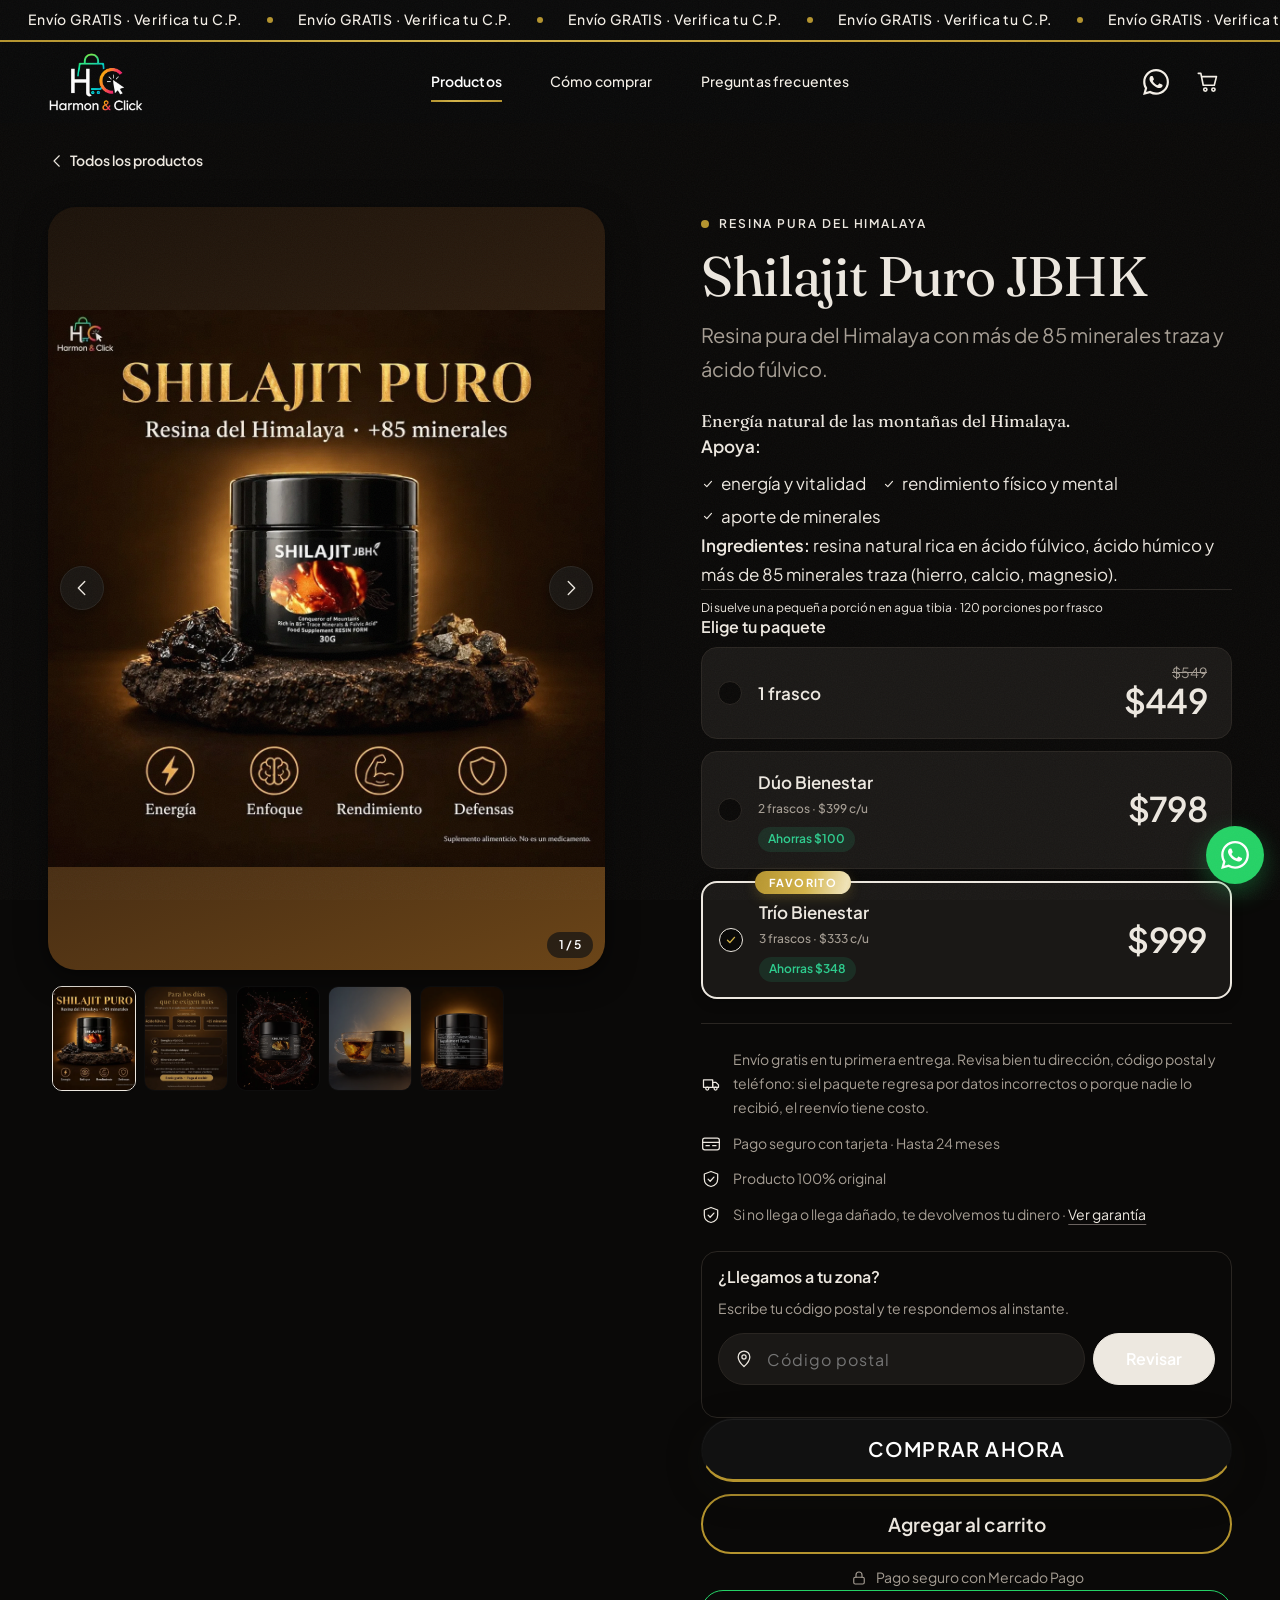
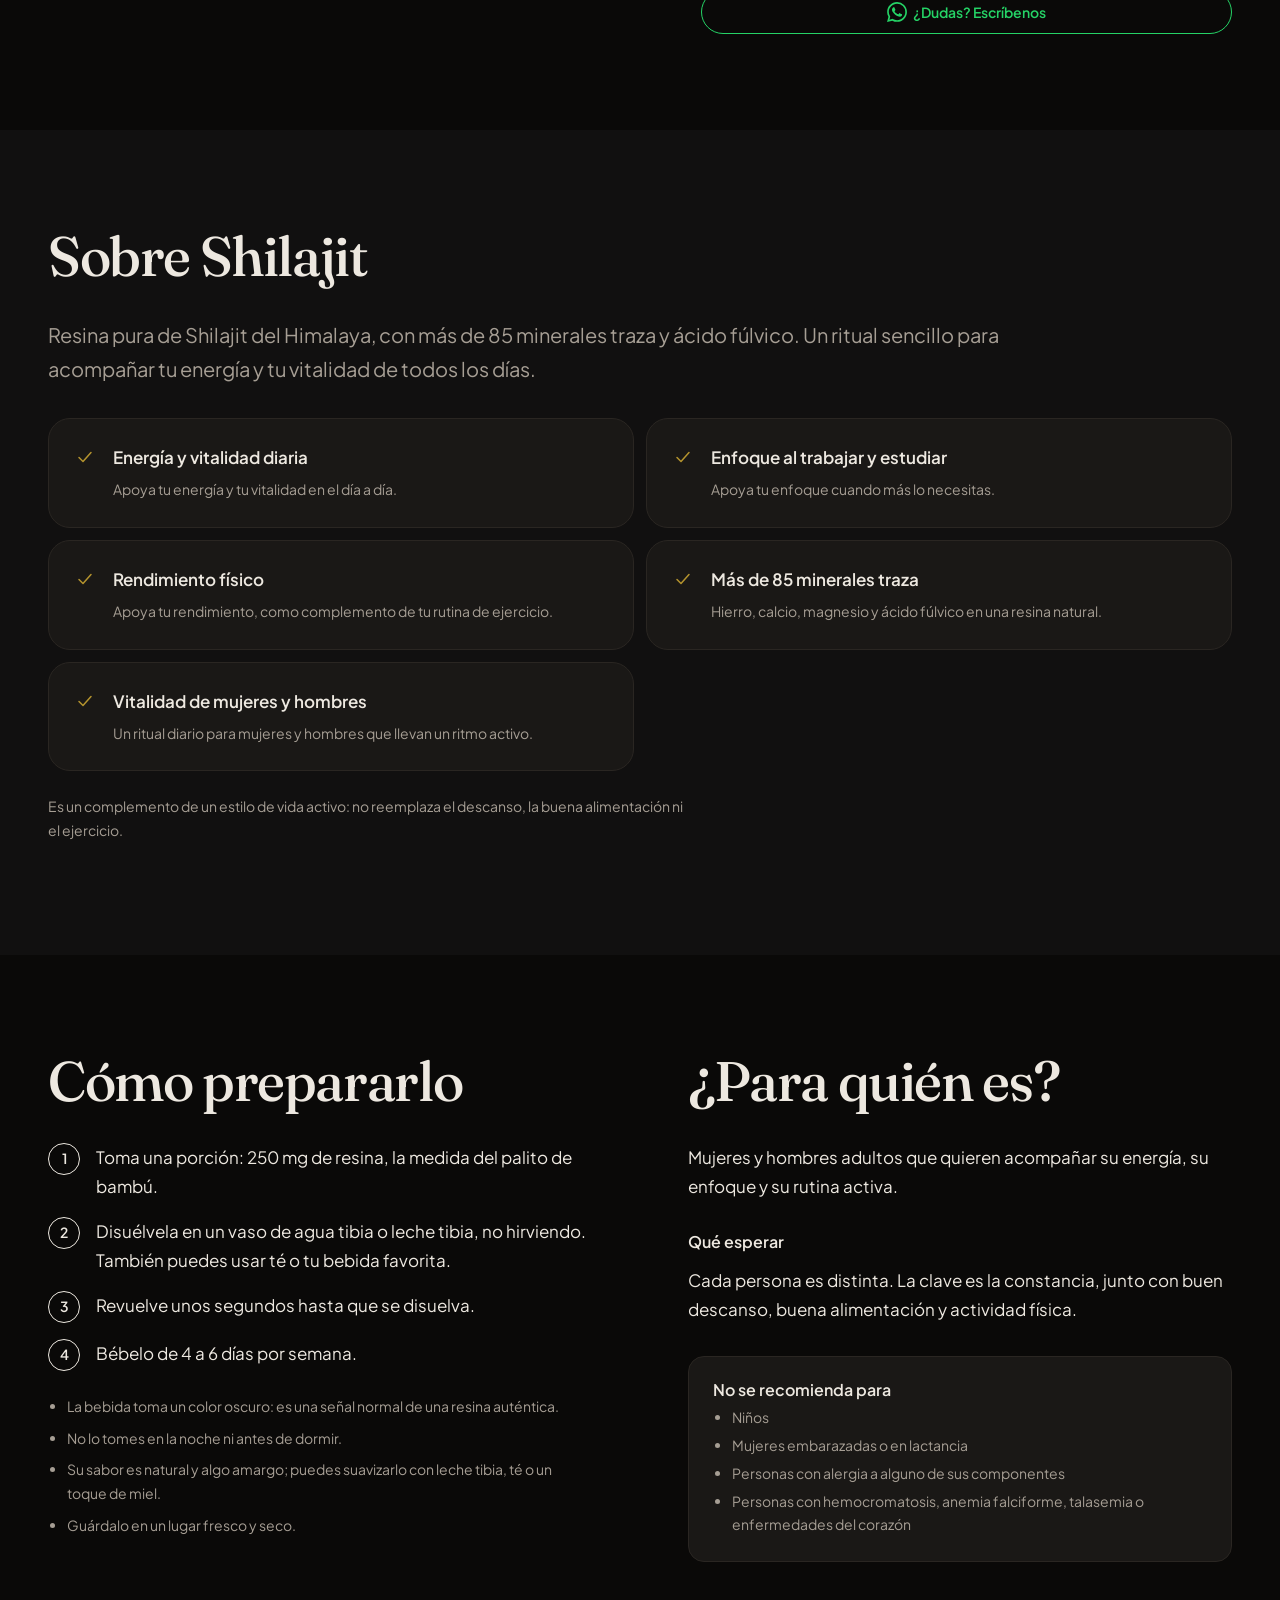
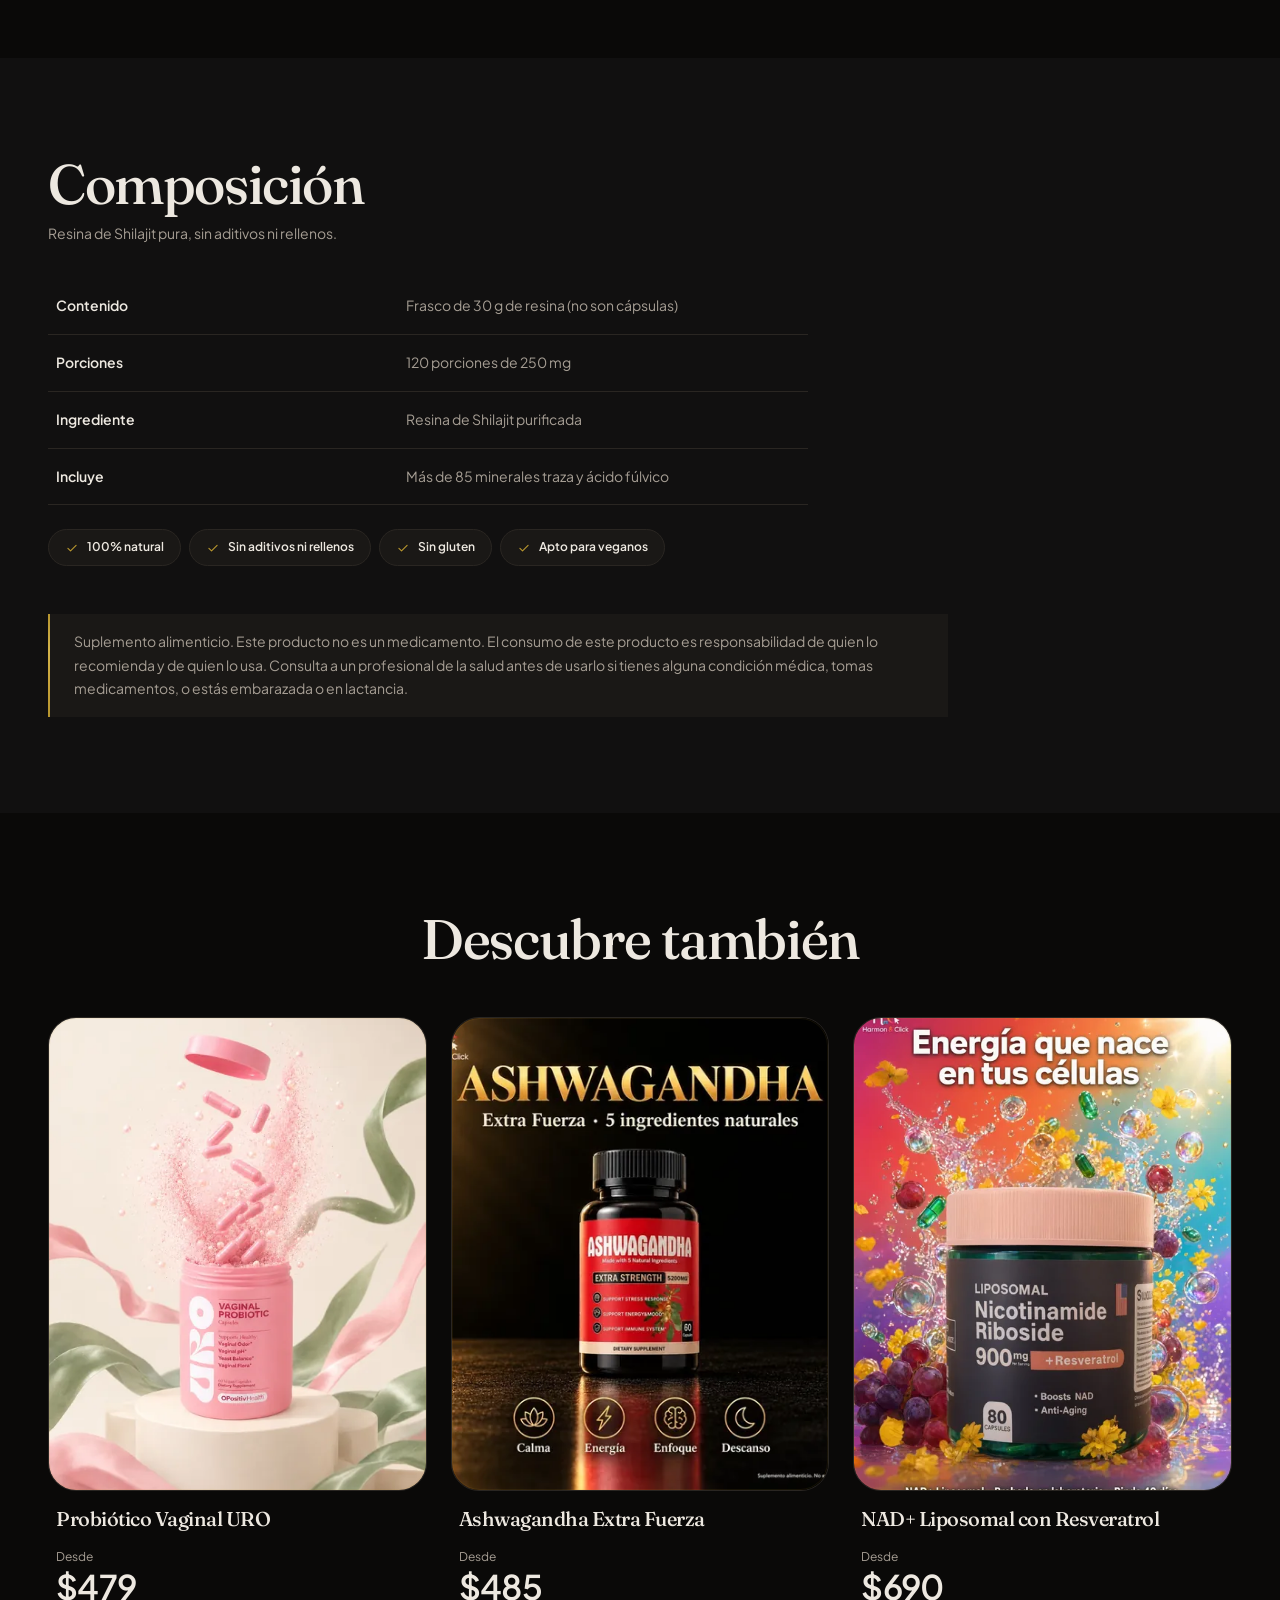
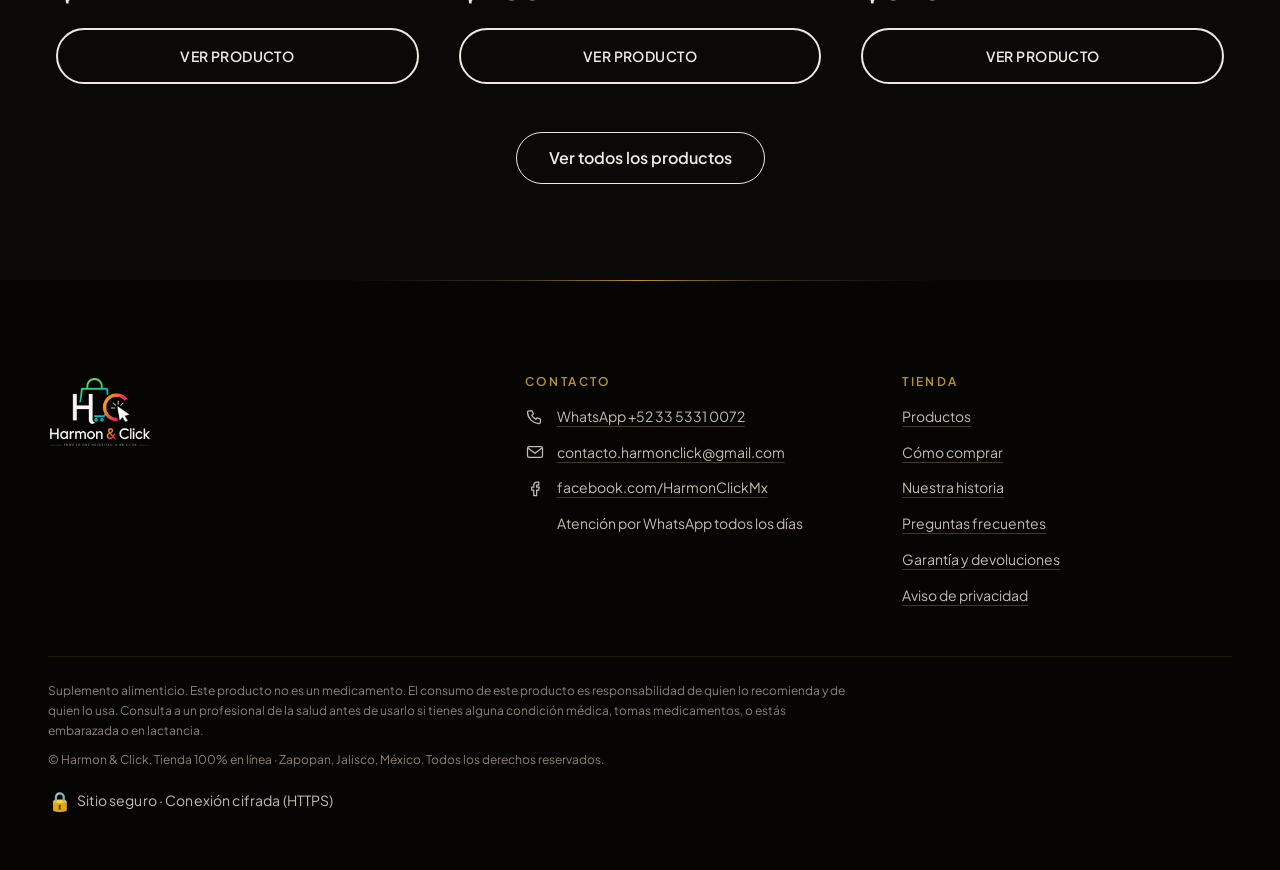
<file: shilajit.html>
<!doctype html>
<html lang="es-MX">
<head>
  <script async src="https://www.googletagmanager.com/gtag/js?id=G-MTRG7J935J"></script>
  <script>
    window.dataLayer = window.dataLayer || [];
    function gtag(){dataLayer.push(arguments);}
    gtag('js', new Date());
    gtag('config', 'G-MTRG7J935J');
  </script>
  <!-- Meta Pixel Code -->
  <script>
  !function(f,b,e,v,n,t,s)
  {if(f.fbq)return;n=f.fbq=function(){n.callMethod?
  n.callMethod.apply(n,arguments):n.queue.push(arguments)};
  if(!f._fbq)f._fbq=n;n.push=n;n.loaded=!0;n.version='2.0';
  n.queue=[];t=b.createElement(e);t.async=!0;
  t.src=v;s=b.getElementsByTagName(e)[0];
  s.parentNode.insertBefore(t,s)}(window, document,'script',
  'https://connect.facebook.net/en_US/fbevents.js');
  fbq('init', '2111767482741613');
  fbq('track', 'PageView');
  </script>
  <noscript><img height="1" width="1" style="display:none"
  src="https://www.facebook.com/tr?id=2111767482741613&ev=PageView&noscript=1"
  /></noscript>
  <!-- End Meta Pixel Code -->
  <meta charset="utf-8">
  <meta name="viewport" content="width=device-width, initial-scale=1">
  <title>Shilajit Puro JBHK | Harmon &amp; Click</title>
  <meta name="description" content="Shilajit Puro JBHK: resina pura del Himalaya con más de 85 minerales traza y ácido fúlvico. 100% original. Envío gratis y pago seguro en línea.">
  <link rel="canonical" href="https://harmonclick.com/shilajit.html">
  <meta name="theme-color" content="#007a55">
  <link rel="icon" type="image/png" sizes="32x32" href="img/favicon-32.png">
  <link rel="icon" type="image/png" sizes="192x192" href="img/favicon-192.png">
  <link rel="apple-touch-icon" href="img/favicon-180.png">
  <meta property="og:type" content="product">
  <meta property="og:locale" content="es_MX">
  <meta property="og:site_name" content="Harmon &amp; Click">
  <meta property="og:title" content="Shilajit Puro JBHK | Harmon &amp; Click">
  <meta property="og:description" content="Shilajit Puro JBHK: resina pura del Himalaya con más de 85 minerales traza y ácido fúlvico. 100% original. Envío gratis y pago seguro en línea.">
  <meta property="og:url" content="https://harmonclick.com/shilajit.html">
  <meta property="og:image" content="https://harmonclick.com/img/og/og-shilajit.jpg">
  <meta property="og:image:width" content="1200">
  <meta property="og:image:height" content="630">
  <meta property="og:image:alt" content="Shilajit Puro JBHK">
  <meta name="twitter:card" content="summary_large_image">
  <link rel="preconnect" href="https://fonts.googleapis.com">
  <link rel="preconnect" href="https://fonts.gstatic.com" crossorigin>
  <link rel="stylesheet" href="https://fonts.googleapis.com/css2?family=Fraunces:ital,opsz,wght@0,9..144,400..600;1,9..144,400..600&amp;family=Plus+Jakarta+Sans:wght@400..600&amp;display=swap">
  <link rel="stylesheet" href="css/estilos.css?v=20261124e">
  <link rel="preload" href="data/products.json?v=20261124e" as="fetch" crossorigin>
  <script type="application/ld+json">{
  "@context": "https://schema.org",
  "@type": "Product",
  "name": "Shilajit Puro JBHK",
  "description": "Shilajit Puro JBHK: resina pura del Himalaya con más de 85 minerales traza y ácido fúlvico. 100% original. Envío gratis y pago seguro en línea.",
  "image": [
    "https://harmonclick.com/img/shilajit/shilajit-1-principal.webp",
    "https://harmonclick.com/img/shilajit/shilajit-2-composicion-beneficios.webp",
    "https://harmonclick.com/img/shilajit/shilajit-3-remolino.webp",
    "https://harmonclick.com/img/shilajit/shilajit-4-te.webp",
    "https://harmonclick.com/img/shilajit/shilajit-5-etiqueta.webp"
  ],
  "brand": {
    "@type": "Brand",
    "name": "Harmon & Click"
  },
  "sku": "HC-SHILAJIT",
  "url": "https://harmonclick.com/shilajit.html",
  "offers": {
    "@type": "AggregateOffer",
    "lowPrice": "449",
    "highPrice": "999",
    "offerCount": 3,
    "priceCurrency": "MXN",
    "availability": "https://schema.org/InStock",
    "url": "https://harmonclick.com/shilajit.html",
    "shippingDetails": {
      "@type": "OfferShippingDetails",
      "shippingRate": {
        "@type": "MonetaryAmount",
        "value": 0,
        "currency": "MXN"
      },
      "shippingDestination": {
        "@type": "DefinedRegion",
        "addressCountry": "MX"
      },
      "deliveryTime": {
        "@type": "ShippingDeliveryTime",
        "handlingTime": {
          "@type": "QuantitativeValue",
          "minValue": 0,
          "maxValue": 1,
          "unitCode": "DAY"
        },
        "transitTime": {
          "@type": "QuantitativeValue",
          "minValue": 3,
          "maxValue": 7,
          "unitCode": "DAY"
        },
        "businessDays": {
          "@type": "OpeningHoursSpecification",
          "dayOfWeek": [
            "https://schema.org/Monday",
            "https://schema.org/Tuesday",
            "https://schema.org/Wednesday",
            "https://schema.org/Thursday",
            "https://schema.org/Friday"
          ]
        }
      }
    },
    "hasMerchantReturnPolicy": {
      "@type": "MerchantReturnPolicy",
      "applicableCountry": "MX",
      "returnPolicyCategory": "https://schema.org/MerchantReturnFiniteReturnWindow",
      "merchantReturnDays": 5,
      "returnMethod": "https://schema.org/ReturnByMail",
      "returnFees": "https://schema.org/ReturnShippingFees",
      "merchantReturnLink": "https://harmonclick.com/garantia-y-devoluciones.html"
    }
  }
}</script>
</head>
<body data-pagina="producto" data-producto="shilajit">
  <a class="saltar" href="#contenido">Saltar al contenido</a>
  <div data-cabecera></div>
  <main id="contenido">
    <div id="producto-raiz">
      <div class="contenedor" style="padding-block:3rem">
        <div class="esqueleto" style="height:60vh"></div>
        <noscript><p>Para ver este producto necesitas activar JavaScript. También puedes pedirlo por WhatsApp: <a href="https://wa.me/523353310072">+52 33 5331 0072</a>.</p></noscript>
      </div>
    </div>
  </main>
  <div data-pie></div>
  <script src="js/app.js?v=20261124e" defer></script>
  <script src="js/producto.js?v=20261124e" defer></script>
</body>
</html>
</file>
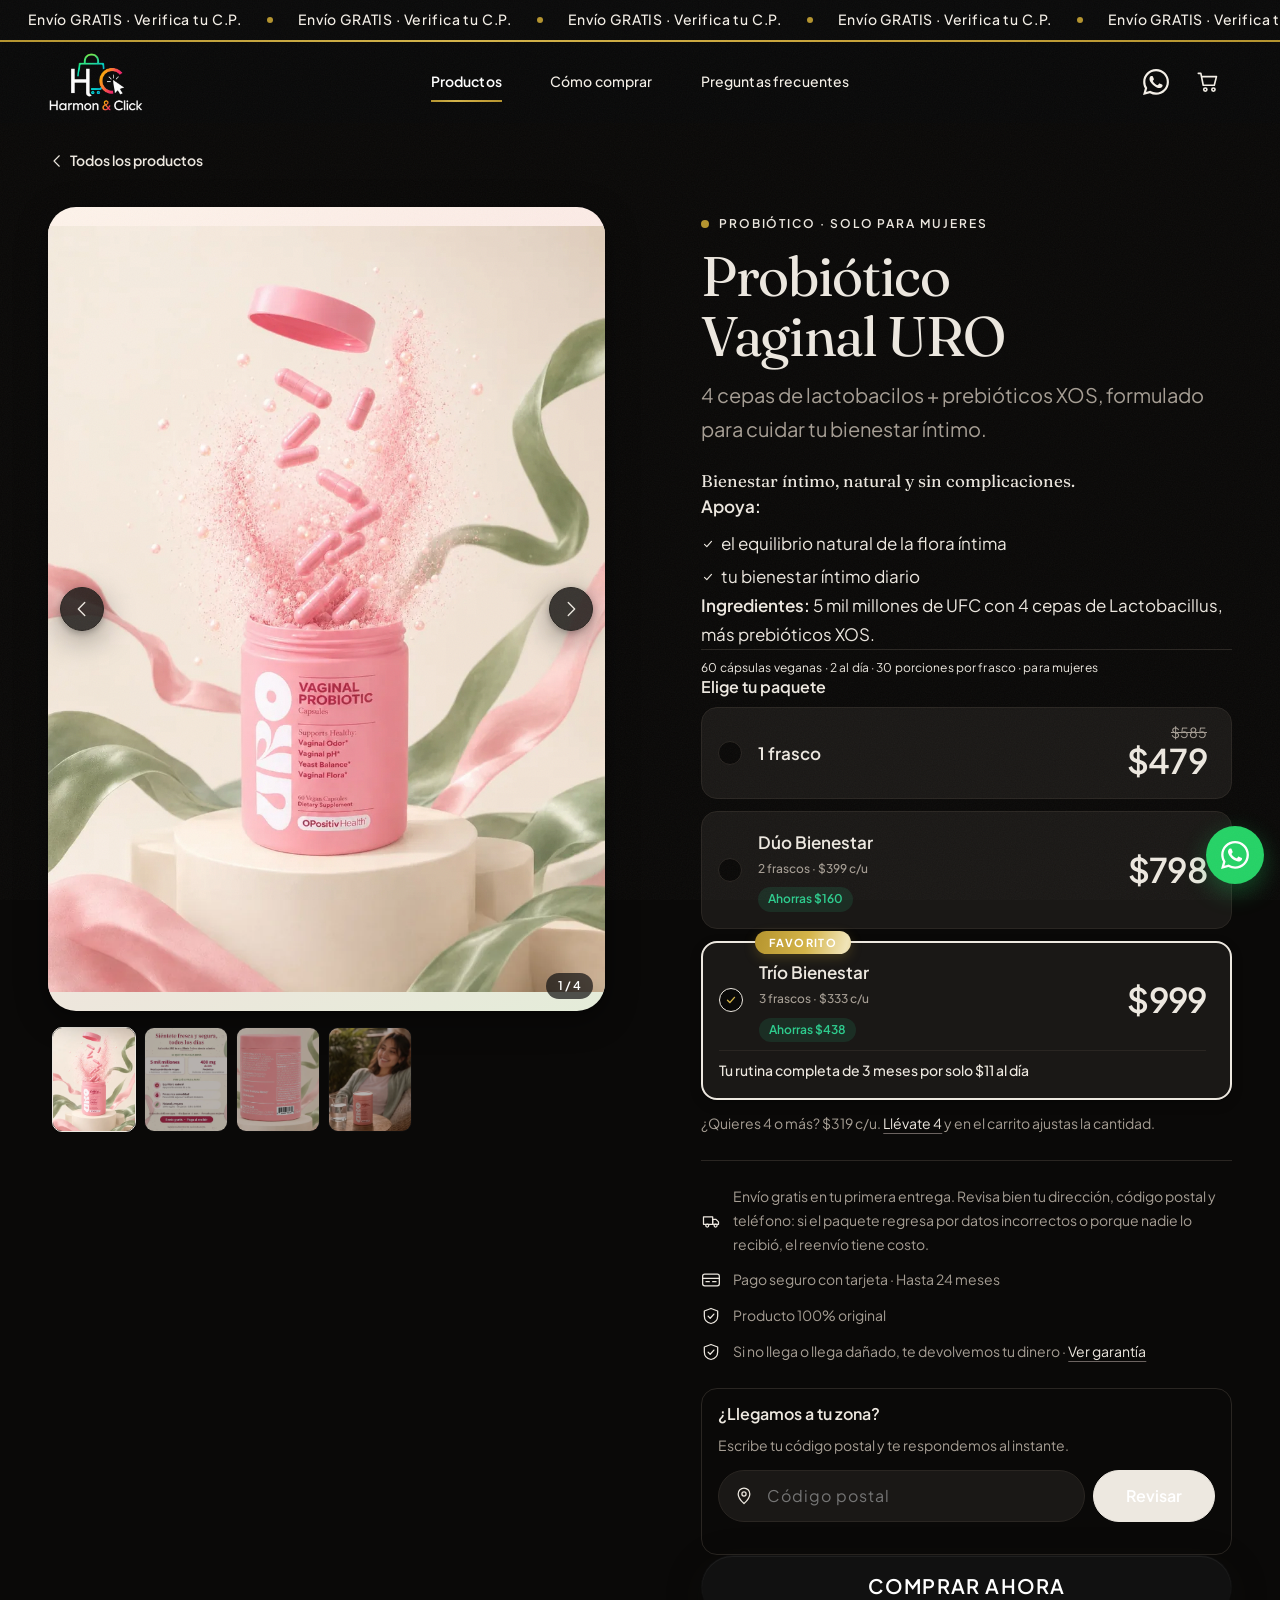
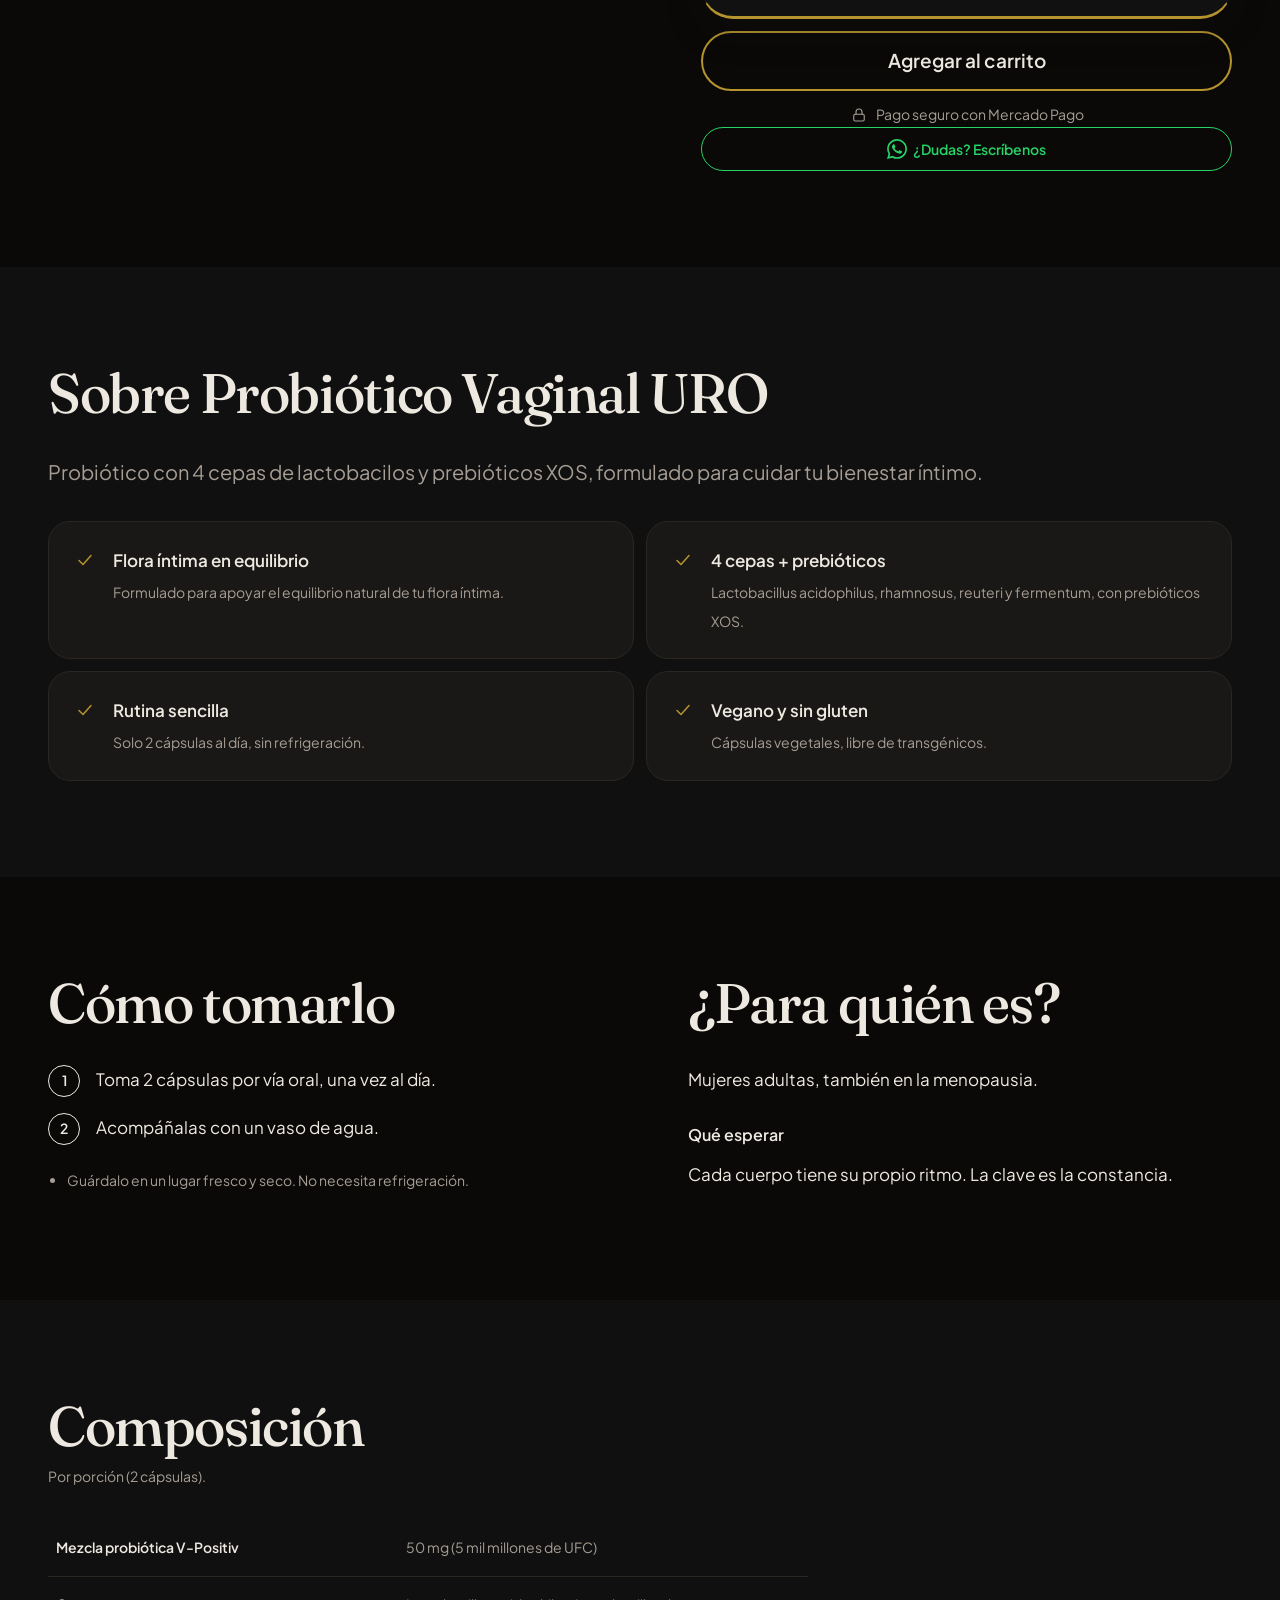
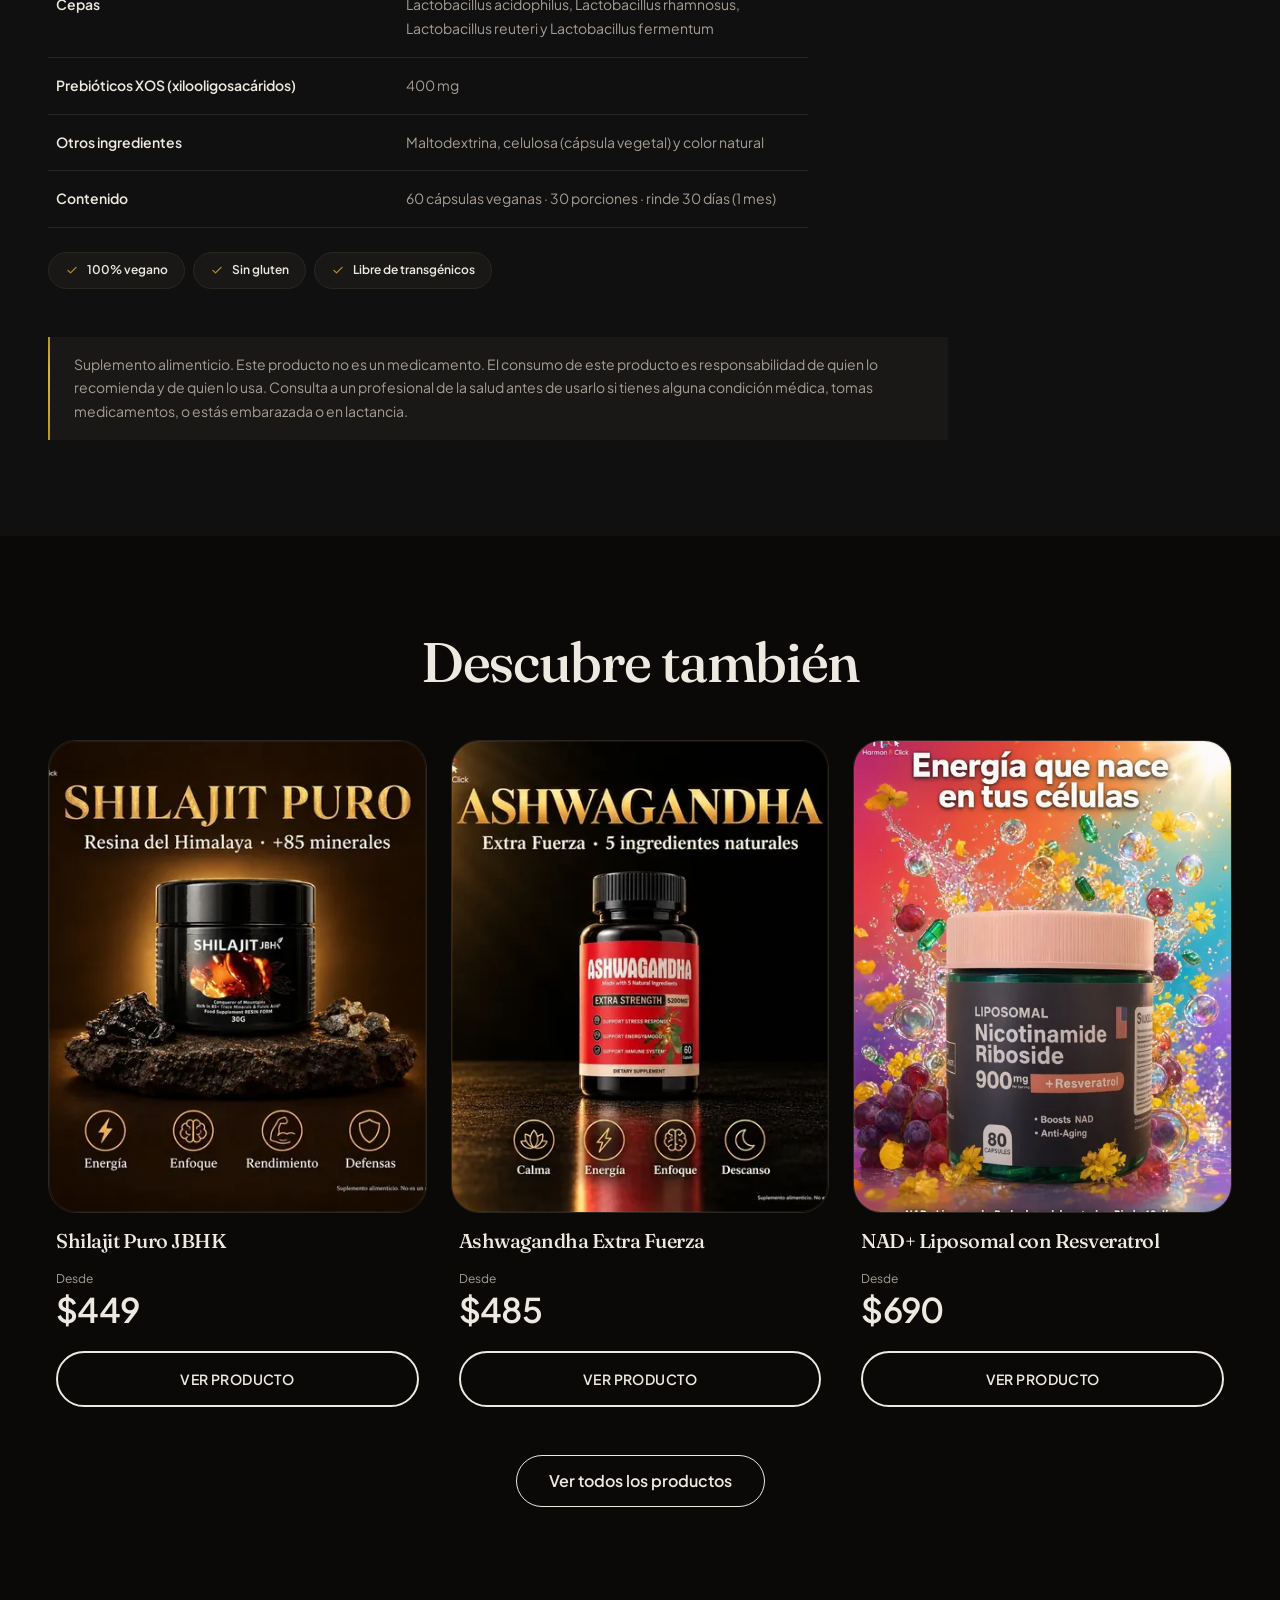
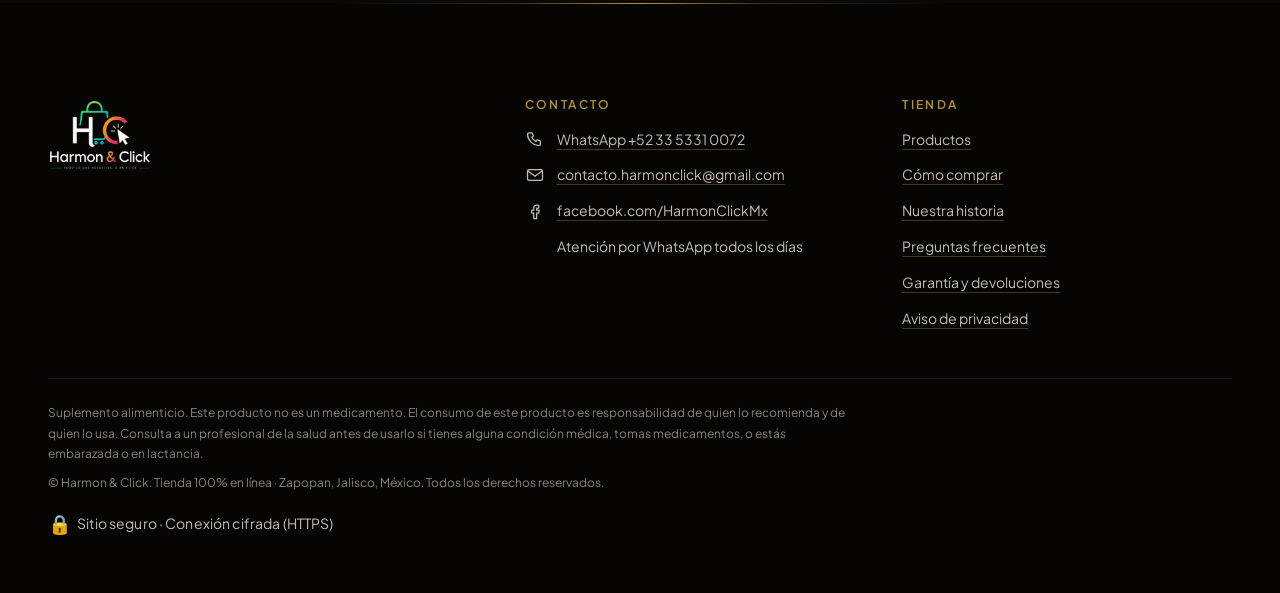
<file: uro.html>
<!doctype html>
<html lang="es-MX">
<head>
  <script async src="https://www.googletagmanager.com/gtag/js?id=G-MTRG7J935J"></script>
  <script>
    window.dataLayer = window.dataLayer || [];
    function gtag(){dataLayer.push(arguments);}
    gtag('js', new Date());
    gtag('config', 'G-MTRG7J935J');
  </script>
  <!-- Meta Pixel Code -->
  <script>
  !function(f,b,e,v,n,t,s)
  {if(f.fbq)return;n=f.fbq=function(){n.callMethod?
  n.callMethod.apply(n,arguments):n.queue.push(arguments)};
  if(!f._fbq)f._fbq=n;n.push=n;n.loaded=!0;n.version='2.0';
  n.queue=[];t=b.createElement(e);t.async=!0;
  t.src=v;s=b.getElementsByTagName(e)[0];
  s.parentNode.insertBefore(t,s)}(window, document,'script',
  'https://connect.facebook.net/en_US/fbevents.js');
  fbq('init', '2111767482741613');
  fbq('track', 'PageView');
  </script>
  <noscript><img height="1" width="1" style="display:none"
  src="https://www.facebook.com/tr?id=2111767482741613&ev=PageView&noscript=1"
  /></noscript>
  <!-- End Meta Pixel Code -->
  <meta charset="utf-8">
  <meta name="viewport" content="width=device-width, initial-scale=1">
  <title>Probiótico Vaginal URO | Harmon &amp; Click</title>
  <meta name="description" content="Probiótico Vaginal URO, marca O Positiv: 4 cepas de lactobacilos + prebióticos XOS. 100% original. Envío gratis y pago seguro en línea.">
  <link rel="canonical" href="https://harmonclick.com/uro.html">
  <meta name="theme-color" content="#007a55">
  <link rel="icon" type="image/png" sizes="32x32" href="img/favicon-32.png">
  <link rel="icon" type="image/png" sizes="192x192" href="img/favicon-192.png">
  <link rel="apple-touch-icon" href="img/favicon-180.png">
  <meta property="og:type" content="product">
  <meta property="og:locale" content="es_MX">
  <meta property="og:site_name" content="Harmon &amp; Click">
  <meta property="og:title" content="Probiótico Vaginal URO | Harmon &amp; Click">
  <meta property="og:description" content="Probiótico Vaginal URO, marca O Positiv: 4 cepas de lactobacilos + prebióticos XOS. 100% original. Envío gratis y pago seguro en línea.">
  <meta property="og:url" content="https://harmonclick.com/uro.html">
  <meta property="og:image" content="https://harmonclick.com/img/og/og-uro.jpg">
  <meta property="og:image:width" content="1200">
  <meta property="og:image:height" content="630">
  <meta property="og:image:alt" content="Probiótico Vaginal URO">
  <meta name="twitter:card" content="summary_large_image">
  <link rel="preconnect" href="https://fonts.googleapis.com">
  <link rel="preconnect" href="https://fonts.gstatic.com" crossorigin>
  <link rel="stylesheet" href="https://fonts.googleapis.com/css2?family=Fraunces:ital,opsz,wght@0,9..144,400..600;1,9..144,400..600&amp;family=Plus+Jakarta+Sans:wght@400..600&amp;display=swap">
  <link rel="stylesheet" href="css/estilos.css?v=20261124e">
  <link rel="preload" href="data/products.json?v=20261124e" as="fetch" crossorigin>
  <script type="application/ld+json">{
  "@context": "https://schema.org",
  "@type": "Product",
  "name": "Probiótico Vaginal URO",
  "description": "Probiótico Vaginal URO, marca O Positiv: 4 cepas de lactobacilos + prebióticos XOS. 100% original. Envío gratis y pago seguro en línea.",
  "image": [
    "https://harmonclick.com/img/uro/uro-1-wow.webp",
    "https://harmonclick.com/img/uro/uro-3-ingredientes-beneficios.webp",
    "https://harmonclick.com/img/uro/uro-4-etiqueta.webp",
    "https://harmonclick.com/img/uro/uro-5-relajada.webp"
  ],
  "brand": {
    "@type": "Brand",
    "name": "Harmon & Click"
  },
  "sku": "HC-URO",
  "url": "https://harmonclick.com/uro.html",
  "offers": {
    "@type": "AggregateOffer",
    "lowPrice": "479",
    "highPrice": "999",
    "offerCount": 3,
    "priceCurrency": "MXN",
    "availability": "https://schema.org/InStock",
    "url": "https://harmonclick.com/uro.html",
    "shippingDetails": {
      "@type": "OfferShippingDetails",
      "shippingRate": {
        "@type": "MonetaryAmount",
        "value": 0,
        "currency": "MXN"
      },
      "shippingDestination": {
        "@type": "DefinedRegion",
        "addressCountry": "MX"
      },
      "deliveryTime": {
        "@type": "ShippingDeliveryTime",
        "handlingTime": {
          "@type": "QuantitativeValue",
          "minValue": 0,
          "maxValue": 1,
          "unitCode": "DAY"
        },
        "transitTime": {
          "@type": "QuantitativeValue",
          "minValue": 3,
          "maxValue": 7,
          "unitCode": "DAY"
        },
        "businessDays": {
          "@type": "OpeningHoursSpecification",
          "dayOfWeek": [
            "https://schema.org/Monday",
            "https://schema.org/Tuesday",
            "https://schema.org/Wednesday",
            "https://schema.org/Thursday",
            "https://schema.org/Friday"
          ]
        }
      }
    },
    "hasMerchantReturnPolicy": {
      "@type": "MerchantReturnPolicy",
      "applicableCountry": "MX",
      "returnPolicyCategory": "https://schema.org/MerchantReturnFiniteReturnWindow",
      "merchantReturnDays": 5,
      "returnMethod": "https://schema.org/ReturnByMail",
      "returnFees": "https://schema.org/ReturnShippingFees",
      "merchantReturnLink": "https://harmonclick.com/garantia-y-devoluciones.html"
    }
  }
}</script>
</head>
<body data-pagina="producto" data-producto="uro">
  <a class="saltar" href="#contenido">Saltar al contenido</a>
  <div data-cabecera></div>
  <main id="contenido">
    <div id="producto-raiz">
      <div class="contenedor" style="padding-block:3rem">
        <div class="esqueleto" style="height:60vh"></div>
        <noscript><p>Para ver este producto necesitas activar JavaScript. También puedes pedirlo por WhatsApp: <a href="https://wa.me/523353310072">+52 33 5331 0072</a>.</p></noscript>
      </div>
    </div>
  </main>
  <div data-pie></div>
  <script src="js/app.js?v=20261124e" defer></script>
  <script src="js/producto.js?v=20261124e" defer></script>
</body>
</html>
</file>
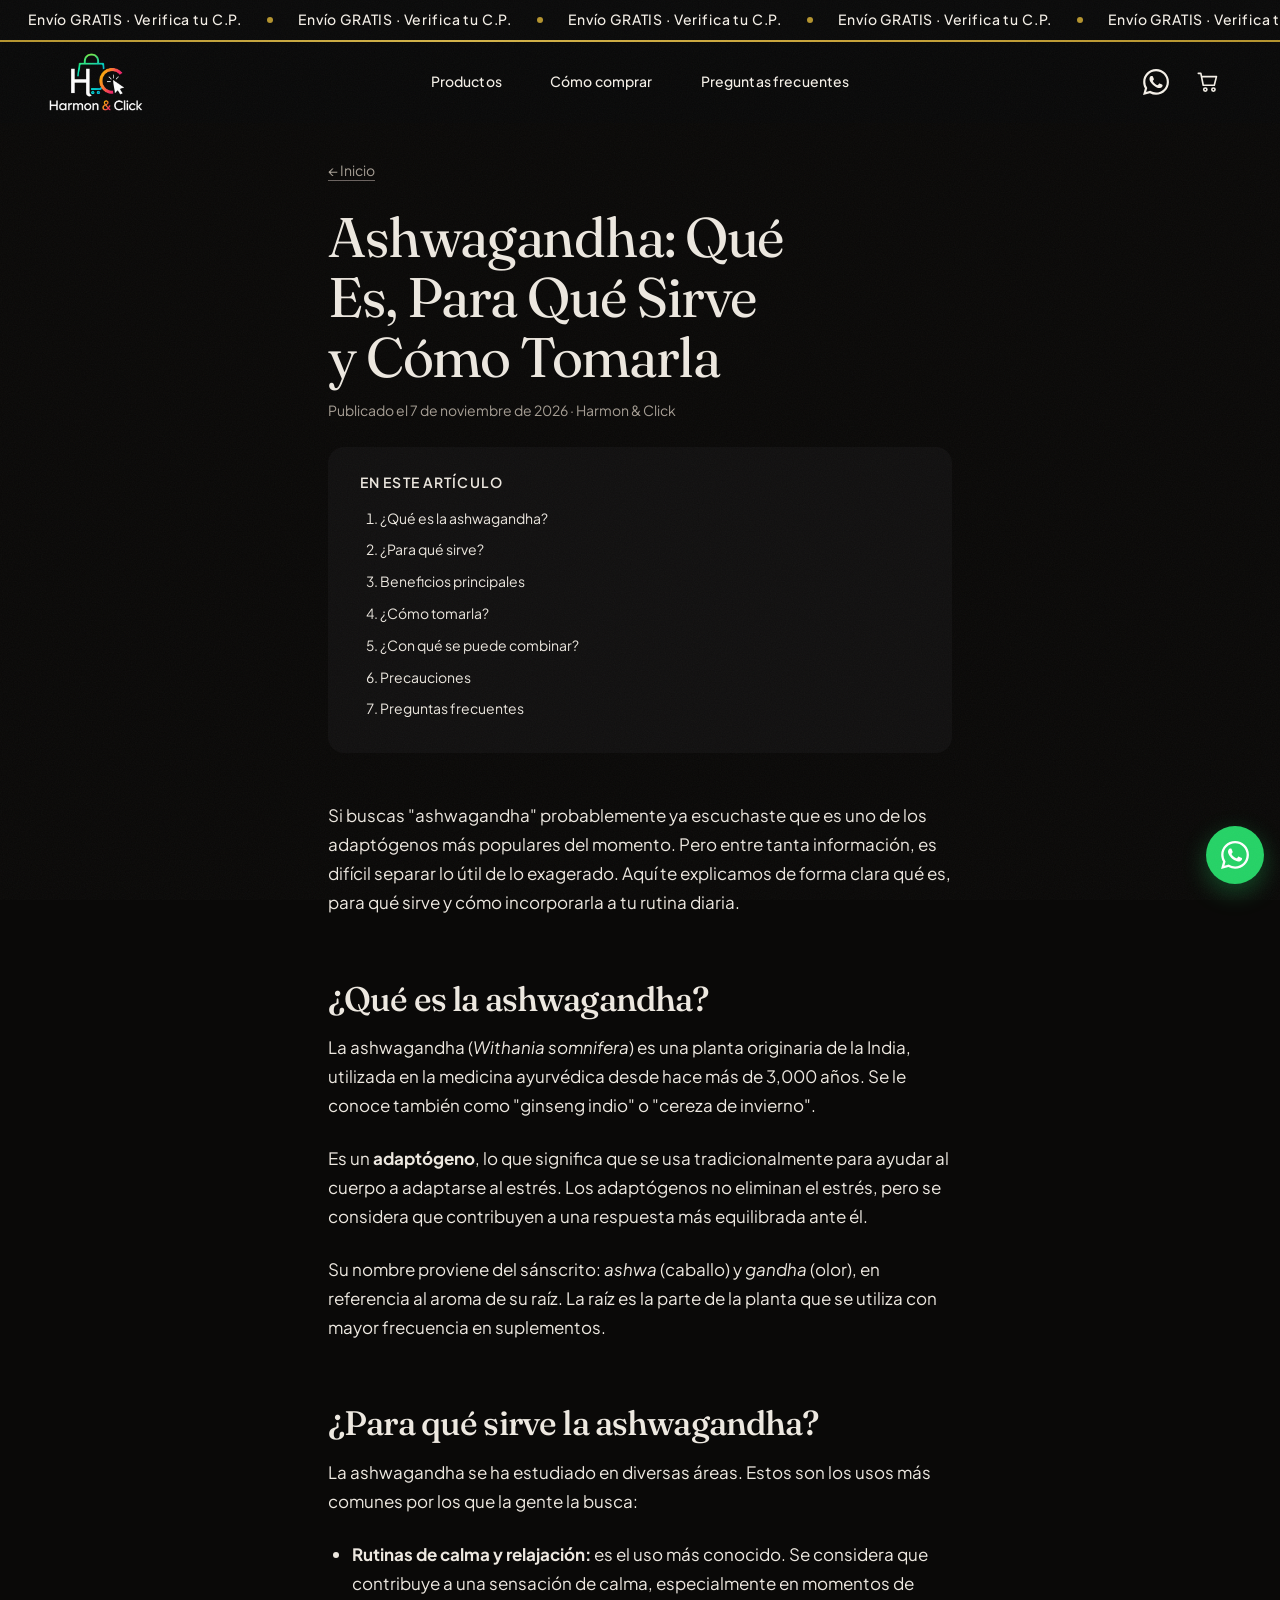
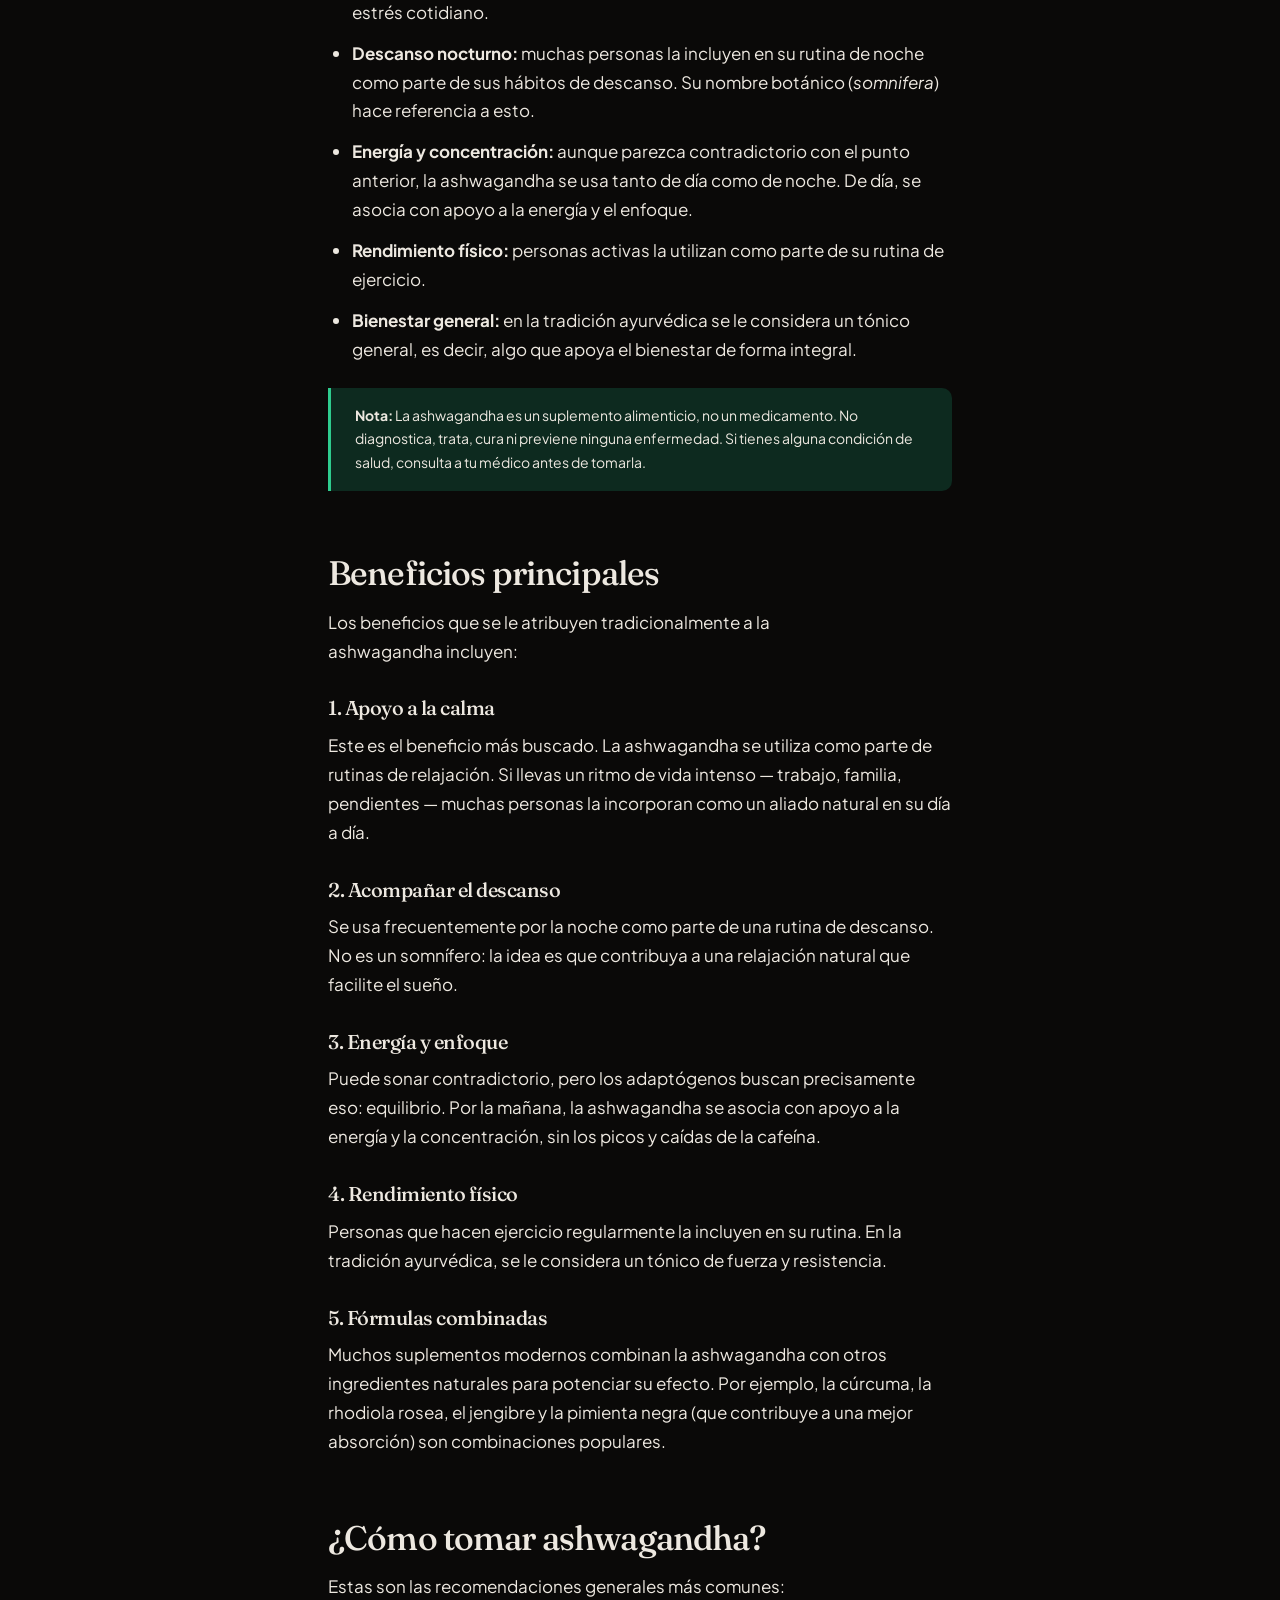
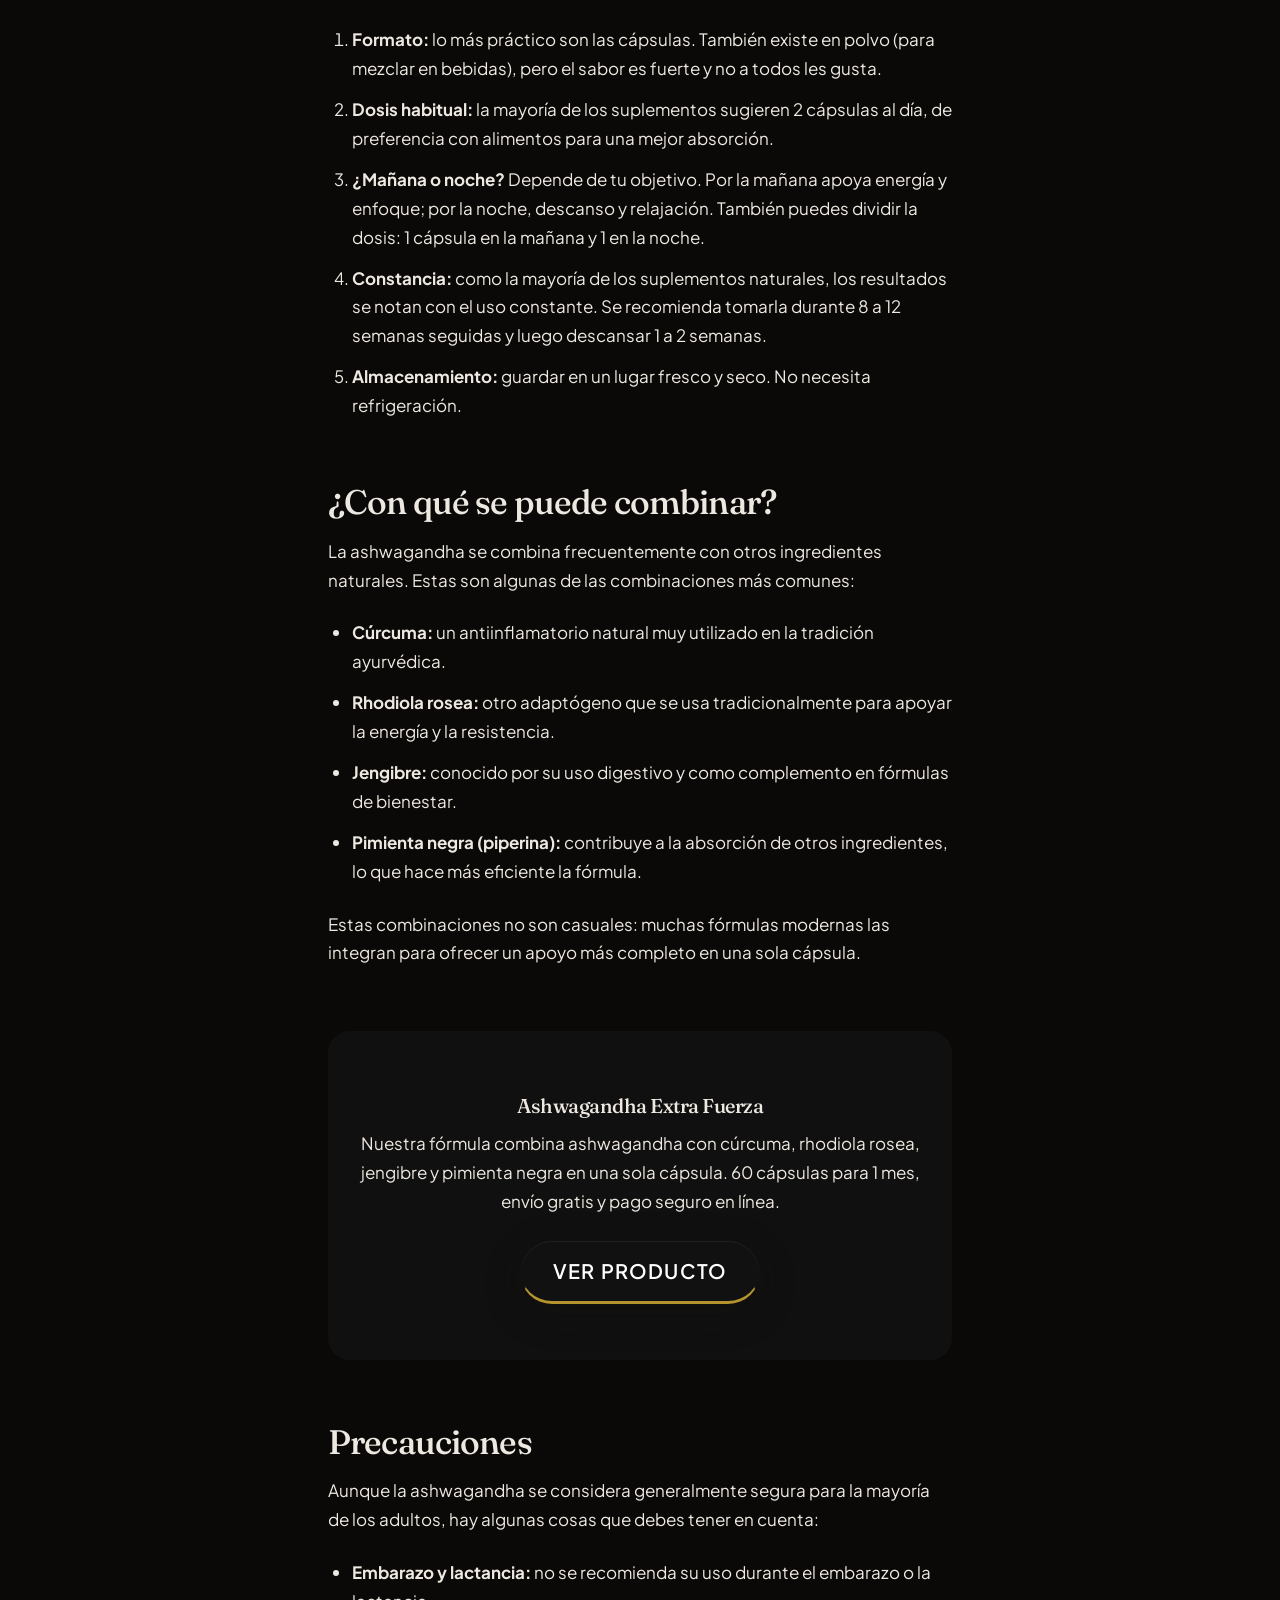
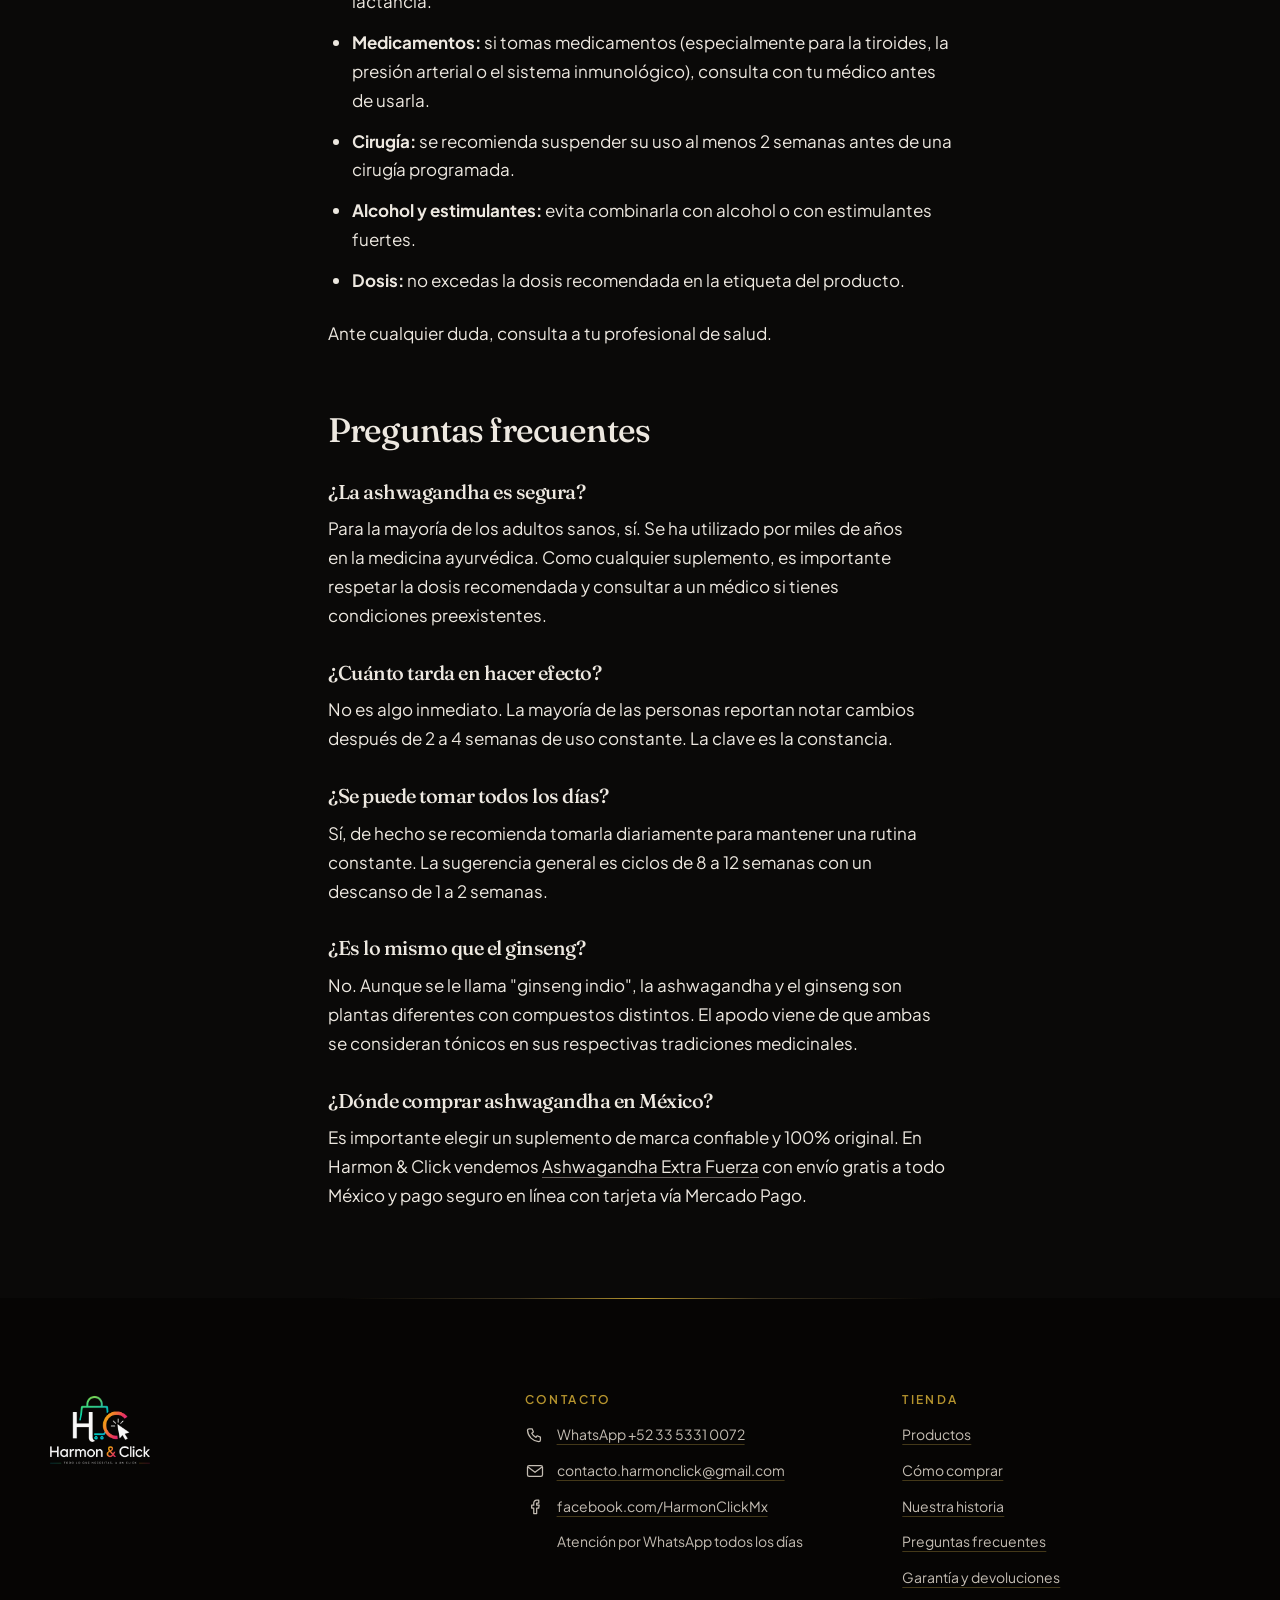
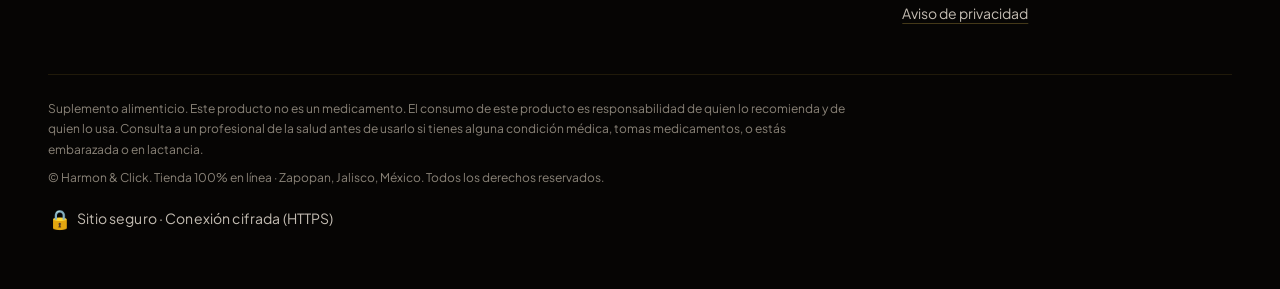
<file: blog/ashwagandha-que-es-para-que-sirve.html>
<!doctype html>
<html lang="es-MX">
<head>
  <meta charset="utf-8">
  <script async src="https://www.googletagmanager.com/gtag/js?id=G-MTRG7J935J"></script>
  <script>
    window.dataLayer = window.dataLayer || [];
    function gtag(){dataLayer.push(arguments);}
    gtag('js', new Date());
    gtag('config', 'G-MTRG7J935J');
  </script>
  <!-- Meta Pixel Code -->
  <script>
  !function(f,b,e,v,n,t,s)
  {if(f.fbq)return;n=f.fbq=function(){n.callMethod?
  n.callMethod.apply(n,arguments):n.queue.push(arguments)};
  if(!f._fbq)f._fbq=n;n.push=n;n.loaded=!0;n.version='2.0';
  n.queue=[];t=b.createElement(e);t.async=!0;
  t.src=v;s=b.getElementsByTagName(e)[0];
  s.parentNode.insertBefore(t,s)}(window, document,'script',
  'https://connect.facebook.net/en_US/fbevents.js');
  fbq('init', '2111767482741613');
  fbq('track', 'PageView');
  </script>
  <noscript><img height="1" width="1" style="display:none"
  src="https://www.facebook.com/tr?id=2111767482741613&ev=PageView&noscript=1"
  /></noscript>
  <!-- End Meta Pixel Code -->
  <meta name="viewport" content="width=device-width, initial-scale=1">
  <title>Ashwagandha: Qué Es, Para Qué Sirve y Cómo Tomarla | Harmon &amp; Click</title>
  <meta name="description" content="Guía completa sobre la ashwagandha: qué es, para qué sirve, beneficios, cómo tomarla y precauciones. Todo lo que necesitas saber sobre este adaptógeno natural.">
  <link rel="canonical" href="https://harmonclick.com/blog/ashwagandha-que-es-para-que-sirve.html">
  <meta name="theme-color" content="#007a55">
  <link rel="icon" type="image/png" sizes="32x32" href="../img/favicon-32.png">
  <link rel="icon" type="image/png" sizes="192x192" href="../img/favicon-192.png">
  <link rel="apple-touch-icon" href="../img/favicon-180.png">
  <meta property="og:type" content="article">
  <meta property="og:locale" content="es_MX">
  <meta property="og:site_name" content="Harmon &amp; Click">
  <meta property="og:title" content="Ashwagandha: Qué Es, Para Qué Sirve y Cómo Tomarla">
  <meta property="og:description" content="Guía completa sobre la ashwagandha: qué es, beneficios, dosis recomendada y precauciones. Todo sobre este adaptógeno natural.">
  <meta property="og:url" content="https://harmonclick.com/blog/ashwagandha-que-es-para-que-sirve.html">
  <meta name="twitter:card" content="summary_large_image">
  <link rel="preconnect" href="https://fonts.googleapis.com">
  <link rel="preconnect" href="https://fonts.gstatic.com" crossorigin>
  <link rel="stylesheet" href="https://fonts.googleapis.com/css2?family=Fraunces:ital,opsz,wght@0,9..144,400..600;1,9..144,400..600&amp;family=Plus+Jakarta+Sans:wght@400..600&amp;display=swap">
  <link rel="stylesheet" href="../css/estilos.css?v=20261110b">
  <link rel="preload" href="../data/products.json?v=20261110b" as="fetch" crossorigin>
  <script type="application/ld+json">{
  "@context": "https://schema.org",
  "@type": "Article",
  "headline": "Ashwagandha: Qué Es, Para Qué Sirve y Cómo Tomarla",
  "description": "Guía completa sobre la ashwagandha: qué es, para qué sirve, beneficios, cómo tomarla y precauciones.",
  "author": {
    "@type": "Organization",
    "name": "Harmon & Click",
    "url": "https://harmonclick.com"
  },
  "publisher": {
    "@type": "Organization",
    "name": "Harmon & Click",
    "url": "https://harmonclick.com"
  },
  "datePublished": "2026-11-07",
  "dateModified": "2026-11-07",
  "mainEntityOfPage": "https://harmonclick.com/blog/ashwagandha-que-es-para-que-sirve.html"
  }</script>
  <style>
    .blog-articulo { max-width: 720px; margin: 0 auto; padding: 2rem var(--lateral) 4rem; }
    .blog-articulo h1 { font-size: var(--t-2xl); margin-bottom: var(--s3); }
    .blog-meta { color: var(--ink-2); font-size: var(--t-sm); margin-bottom: var(--s7); }
    .blog-articulo h2 { font-size: var(--t-xl); margin-top: var(--s8); margin-bottom: var(--s4); }
    .blog-articulo h3 { font-size: var(--t-lg); margin-top: var(--s6); margin-bottom: var(--s3); }
    .blog-articulo p { margin-bottom: var(--s5); }
    .blog-articulo ul, .blog-articulo ol { margin-bottom: var(--s5); padding-left: 1.5rem; }
    .blog-articulo li { margin-bottom: var(--s3); list-style: disc; }
    .blog-articulo ol li { list-style: decimal; }
    .blog-cta { background: var(--bg-alt); border-radius: var(--r-lg); padding: var(--s6); margin: var(--s8) 0; text-align: center; }
    .blog-cta p { margin-inline: auto; }
    .blog-volver { display: inline-flex; align-items: center; gap: .4rem; font-size: var(--t-sm); color: var(--ink-2); margin-bottom: var(--s5); }
    .blog-indice { background: var(--bg-alt); border-radius: var(--r-md); padding: var(--s5) var(--s6); margin-bottom: var(--s7); }
    .blog-indice p { font-weight: 600; margin-bottom: var(--s3); font-size: var(--t-sm); text-transform: uppercase; letter-spacing: .08em; }
    .blog-indice ol { padding-left: 1.25rem; margin: 0; }
    .blog-indice li { margin-bottom: var(--s2); font-size: var(--t-sm); }
    .blog-indice a { text-decoration: none; color: var(--ink); }
    .blog-indice a:hover { text-decoration: underline; }
    .blog-importante { background: var(--ok-bg); border-left: 3px solid var(--ok); border-radius: 0 var(--r-sm) var(--r-sm) 0; padding: var(--s4) var(--s5); margin: var(--s5) 0; }
    .blog-importante p { margin-bottom: 0; font-size: var(--t-sm); }
  </style>
</head>
<body data-pagina="blog">
  <a class="saltar" href="#contenido">Saltar al contenido</a>
  <div data-cabecera></div>
  <main id="contenido">
    <article class="blog-articulo">
      <a class="blog-volver" href="../index.html">← Inicio</a>
      <h1>Ashwagandha: Qué Es, Para Qué Sirve y Cómo Tomarla</h1>
      <p class="blog-meta">Publicado el 7 de noviembre de 2026 · Harmon &amp; Click</p>

      <nav class="blog-indice" aria-label="Índice del artículo">
        <p>En este artículo</p>
        <ol>
          <li><a href="#que-es">¿Qué es la ashwagandha?</a></li>
          <li><a href="#para-que-sirve">¿Para qué sirve?</a></li>
          <li><a href="#beneficios">Beneficios principales</a></li>
          <li><a href="#como-tomarla">¿Cómo tomarla?</a></li>
          <li><a href="#con-que-combinarla">¿Con qué se puede combinar?</a></li>
          <li><a href="#precauciones">Precauciones</a></li>
          <li><a href="#preguntas">Preguntas frecuentes</a></li>
        </ol>
      </nav>

      <p>Si buscas "ashwagandha" probablemente ya escuchaste que es uno de los adaptógenos más populares del momento. Pero entre tanta información, es difícil separar lo útil de lo exagerado. Aquí te explicamos de forma clara qué es, para qué sirve y cómo incorporarla a tu rutina diaria.</p>

      <h2 id="que-es">¿Qué es la ashwagandha?</h2>
      <p>La ashwagandha (<em>Withania somnifera</em>) es una planta originaria de la India, utilizada en la medicina ayurvédica desde hace más de 3,000 años. Se le conoce también como "ginseng indio" o "cereza de invierno".</p>
      <p>Es un <strong>adaptógeno</strong>, lo que significa que se usa tradicionalmente para ayudar al cuerpo a adaptarse al estrés. Los adaptógenos no eliminan el estrés, pero se considera que contribuyen a una respuesta más equilibrada ante él.</p>
      <p>Su nombre proviene del sánscrito: <em>ashwa</em> (caballo) y <em>gandha</em> (olor), en referencia al aroma de su raíz. La raíz es la parte de la planta que se utiliza con mayor frecuencia en suplementos.</p>

      <h2 id="para-que-sirve">¿Para qué sirve la ashwagandha?</h2>
      <p>La ashwagandha se ha estudiado en diversas áreas. Estos son los usos más comunes por los que la gente la busca:</p>
      <ul>
        <li><strong>Rutinas de calma y relajación:</strong> es el uso más conocido. Se considera que contribuye a una sensación de calma, especialmente en momentos de estrés cotidiano.</li>
        <li><strong>Descanso nocturno:</strong> muchas personas la incluyen en su rutina de noche como parte de sus hábitos de descanso. Su nombre botánico (<em>somnifera</em>) hace referencia a esto.</li>
        <li><strong>Energía y concentración:</strong> aunque parezca contradictorio con el punto anterior, la ashwagandha se usa tanto de día como de noche. De día, se asocia con apoyo a la energía y el enfoque.</li>
        <li><strong>Rendimiento físico:</strong> personas activas la utilizan como parte de su rutina de ejercicio.</li>
        <li><strong>Bienestar general:</strong> en la tradición ayurvédica se le considera un tónico general, es decir, algo que apoya el bienestar de forma integral.</li>
      </ul>

      <div class="blog-importante">
        <p><strong>Nota:</strong> La ashwagandha es un suplemento alimenticio, no un medicamento. No diagnostica, trata, cura ni previene ninguna enfermedad. Si tienes alguna condición de salud, consulta a tu médico antes de tomarla.</p>
      </div>

      <h2 id="beneficios">Beneficios principales</h2>
      <p>Los beneficios que se le atribuyen tradicionalmente a la ashwagandha incluyen:</p>

      <h3>1. Apoyo a la calma</h3>
      <p>Este es el beneficio más buscado. La ashwagandha se utiliza como parte de rutinas de relajación. Si llevas un ritmo de vida intenso — trabajo, familia, pendientes — muchas personas la incorporan como un aliado natural en su día a día.</p>

      <h3>2. Acompañar el descanso</h3>
      <p>Se usa frecuentemente por la noche como parte de una rutina de descanso. No es un somnífero: la idea es que contribuya a una relajación natural que facilite el sueño.</p>

      <h3>3. Energía y enfoque</h3>
      <p>Puede sonar contradictorio, pero los adaptógenos buscan precisamente eso: equilibrio. Por la mañana, la ashwagandha se asocia con apoyo a la energía y la concentración, sin los picos y caídas de la cafeína.</p>

      <h3>4. Rendimiento físico</h3>
      <p>Personas que hacen ejercicio regularmente la incluyen en su rutina. En la tradición ayurvédica, se le considera un tónico de fuerza y resistencia.</p>

      <h3>5. Fórmulas combinadas</h3>
      <p>Muchos suplementos modernos combinan la ashwagandha con otros ingredientes naturales para potenciar su efecto. Por ejemplo, la cúrcuma, la rhodiola rosea, el jengibre y la pimienta negra (que contribuye a una mejor absorción) son combinaciones populares.</p>

      <h2 id="como-tomarla">¿Cómo tomar ashwagandha?</h2>
      <p>Estas son las recomendaciones generales más comunes:</p>
      <ol>
        <li><strong>Formato:</strong> lo más práctico son las cápsulas. También existe en polvo (para mezclar en bebidas), pero el sabor es fuerte y no a todos les gusta.</li>
        <li><strong>Dosis habitual:</strong> la mayoría de los suplementos sugieren 2 cápsulas al día, de preferencia con alimentos para una mejor absorción.</li>
        <li><strong>¿Mañana o noche?</strong> Depende de tu objetivo. Por la mañana apoya energía y enfoque; por la noche, descanso y relajación. También puedes dividir la dosis: 1 cápsula en la mañana y 1 en la noche.</li>
        <li><strong>Constancia:</strong> como la mayoría de los suplementos naturales, los resultados se notan con el uso constante. Se recomienda tomarla durante 8 a 12 semanas seguidas y luego descansar 1 a 2 semanas.</li>
        <li><strong>Almacenamiento:</strong> guardar en un lugar fresco y seco. No necesita refrigeración.</li>
      </ol>

      <h2 id="con-que-combinarla">¿Con qué se puede combinar?</h2>
      <p>La ashwagandha se combina frecuentemente con otros ingredientes naturales. Estas son algunas de las combinaciones más comunes:</p>
      <ul>
        <li><strong>Cúrcuma:</strong> un antiinflamatorio natural muy utilizado en la tradición ayurvédica.</li>
        <li><strong>Rhodiola rosea:</strong> otro adaptógeno que se usa tradicionalmente para apoyar la energía y la resistencia.</li>
        <li><strong>Jengibre:</strong> conocido por su uso digestivo y como complemento en fórmulas de bienestar.</li>
        <li><strong>Pimienta negra (piperina):</strong> contribuye a la absorción de otros ingredientes, lo que hace más eficiente la fórmula.</li>
      </ul>
      <p>Estas combinaciones no son casuales: muchas fórmulas modernas las integran para ofrecer un apoyo más completo en una sola cápsula.</p>

      <div class="blog-cta">
        <h3>Ashwagandha Extra Fuerza</h3>
        <p>Nuestra fórmula combina ashwagandha con cúrcuma, rhodiola rosea, jengibre y pimienta negra en una sola cápsula. 60 cápsulas para 1 mes, envío gratis y pago seguro en línea.</p>
        <p style="margin-top:var(--s4)"><a class="btn btn--compra" href="../ashwagandha.html">Ver producto</a></p>
      </div>

      <h2 id="precauciones">Precauciones</h2>
      <p>Aunque la ashwagandha se considera generalmente segura para la mayoría de los adultos, hay algunas cosas que debes tener en cuenta:</p>
      <ul>
        <li><strong>Embarazo y lactancia:</strong> no se recomienda su uso durante el embarazo o la lactancia.</li>
        <li><strong>Medicamentos:</strong> si tomas medicamentos (especialmente para la tiroides, la presión arterial o el sistema inmunológico), consulta con tu médico antes de usarla.</li>
        <li><strong>Cirugía:</strong> se recomienda suspender su uso al menos 2 semanas antes de una cirugía programada.</li>
        <li><strong>Alcohol y estimulantes:</strong> evita combinarla con alcohol o con estimulantes fuertes.</li>
        <li><strong>Dosis:</strong> no excedas la dosis recomendada en la etiqueta del producto.</li>
      </ul>
      <p>Ante cualquier duda, consulta a tu profesional de salud.</p>

      <h2 id="preguntas">Preguntas frecuentes</h2>

      <h3>¿La ashwagandha es segura?</h3>
      <p>Para la mayoría de los adultos sanos, sí. Se ha utilizado por miles de años en la medicina ayurvédica. Como cualquier suplemento, es importante respetar la dosis recomendada y consultar a un médico si tienes condiciones preexistentes.</p>

      <h3>¿Cuánto tarda en hacer efecto?</h3>
      <p>No es algo inmediato. La mayoría de las personas reportan notar cambios después de 2 a 4 semanas de uso constante. La clave es la constancia.</p>

      <h3>¿Se puede tomar todos los días?</h3>
      <p>Sí, de hecho se recomienda tomarla diariamente para mantener una rutina constante. La sugerencia general es ciclos de 8 a 12 semanas con un descanso de 1 a 2 semanas.</p>

      <h3>¿Es lo mismo que el ginseng?</h3>
      <p>No. Aunque se le llama "ginseng indio", la ashwagandha y el ginseng son plantas diferentes con compuestos distintos. El apodo viene de que ambas se consideran tónicos en sus respectivas tradiciones medicinales.</p>

      <h3>¿Dónde comprar ashwagandha en México?</h3>
      <p>Es importante elegir un suplemento de marca confiable y 100% original. En Harmon &amp; Click vendemos <a href="../ashwagandha.html">Ashwagandha Extra Fuerza</a> con envío gratis a todo México y pago seguro en línea con tarjeta vía Mercado Pago.</p>

    </article>
  </main>
  <div data-pie></div>
  <script src="../js/app.js?v=20261110b" defer></script>
</body>
</html>
</file>
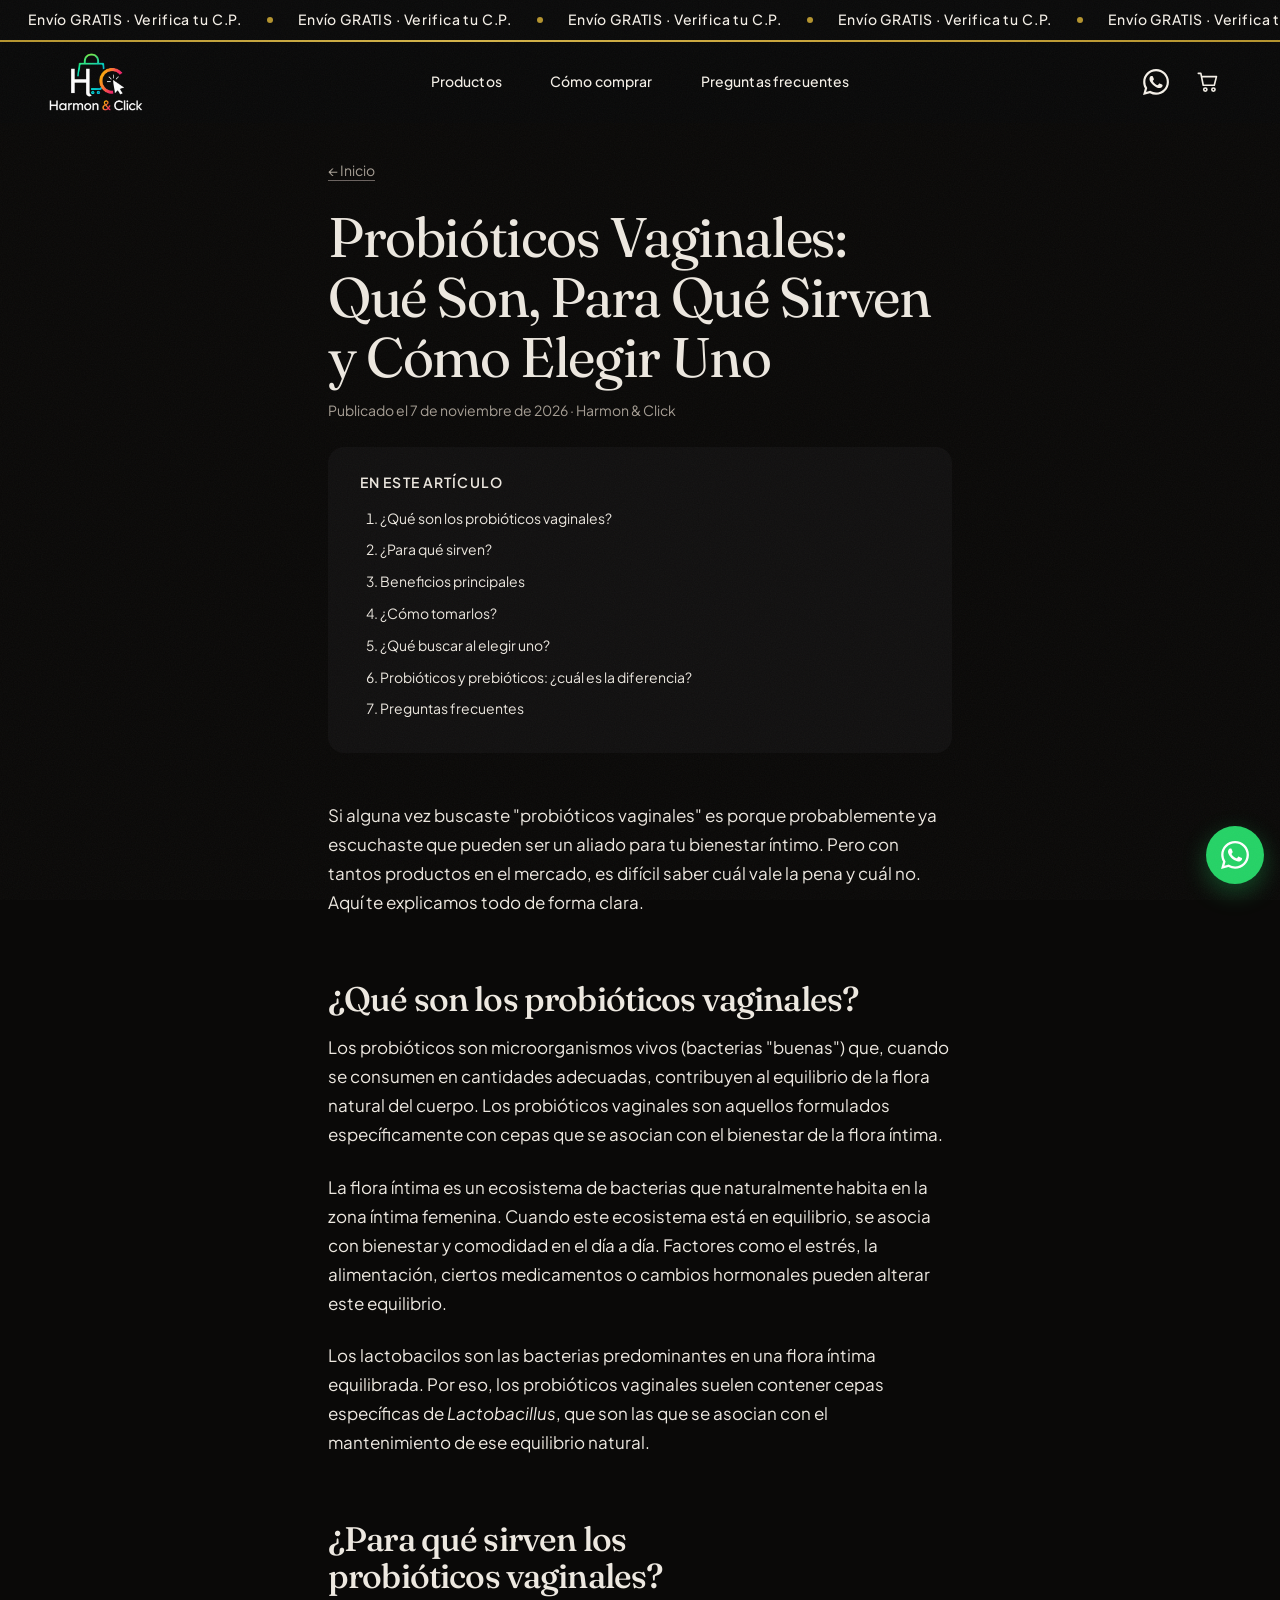
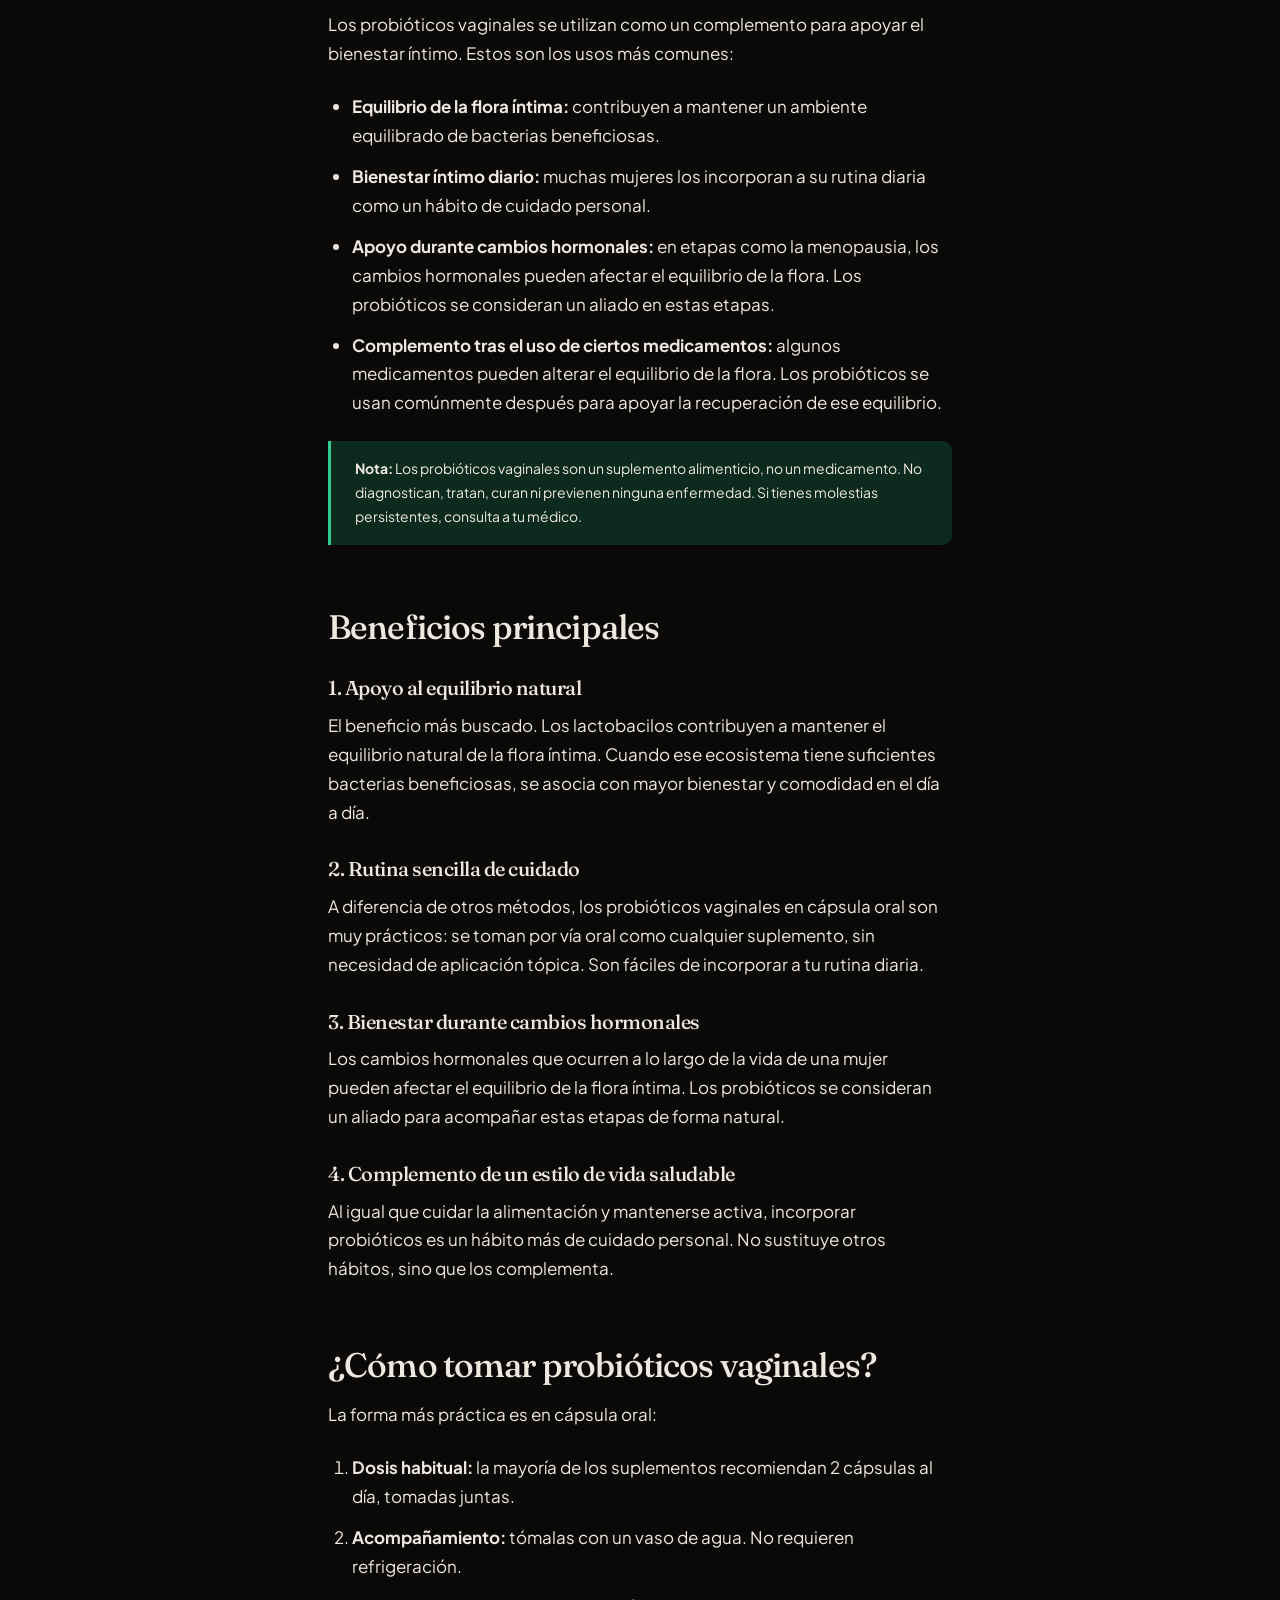
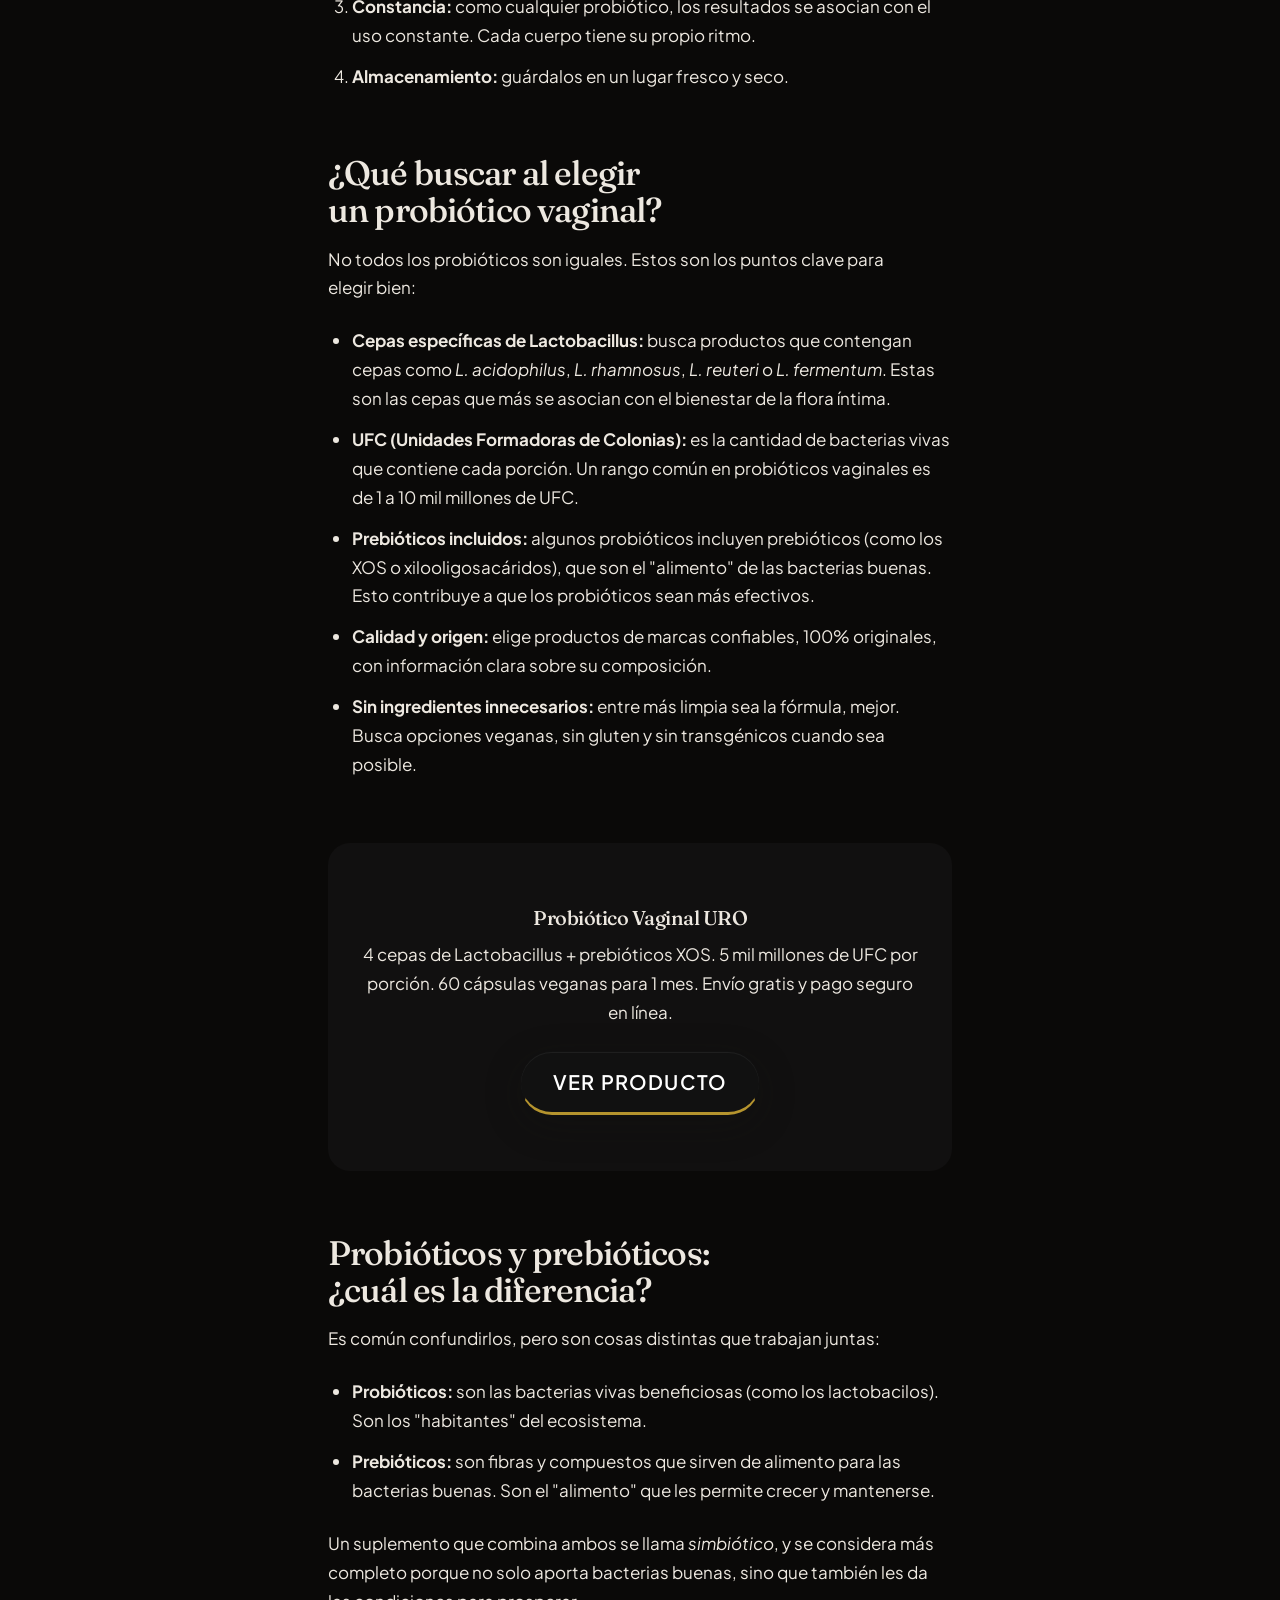
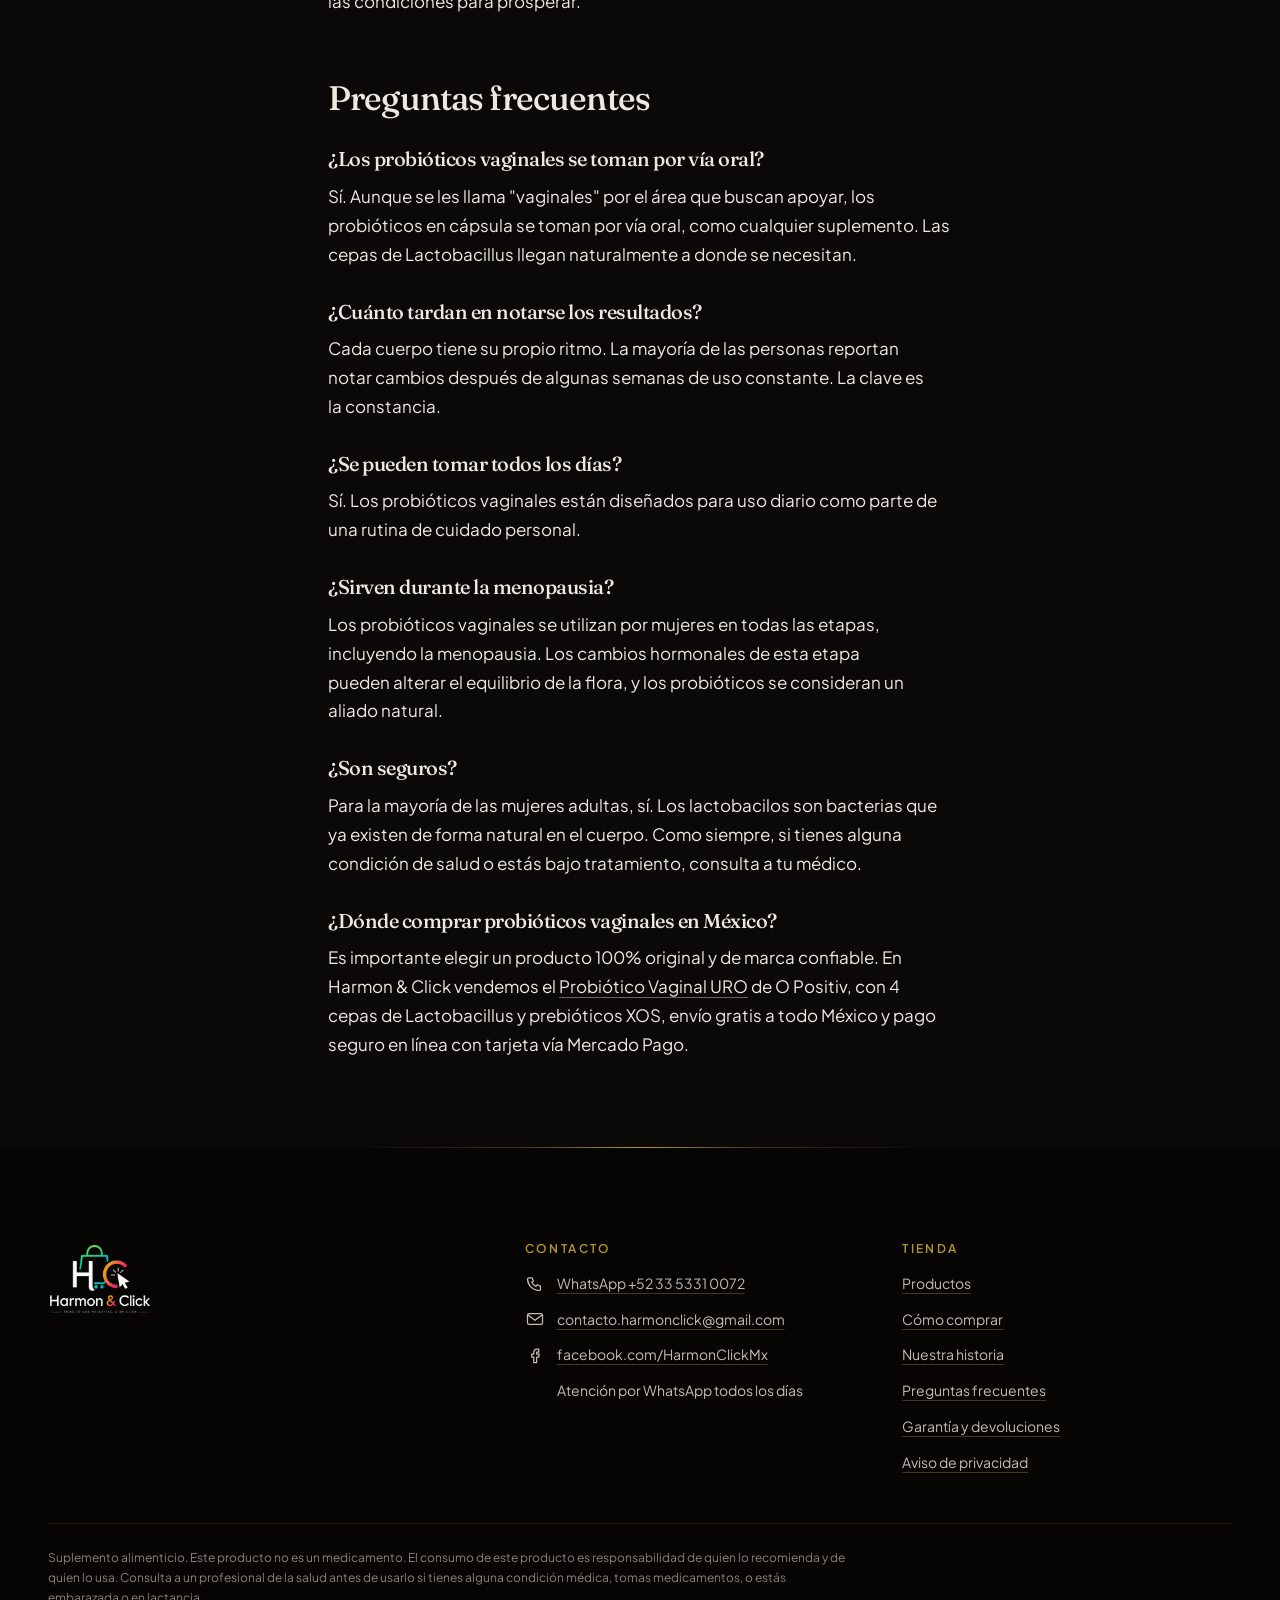
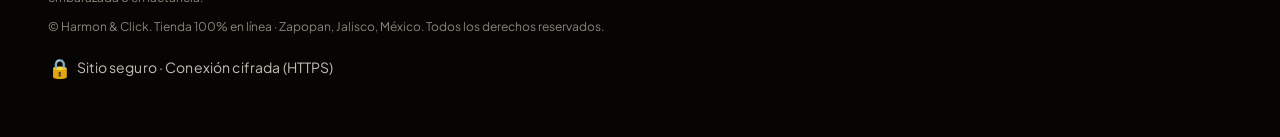
<file: blog/probioticos-vaginales-para-que-sirven.html>
<!doctype html>
<html lang="es-MX">
<head>
  <meta charset="utf-8">
  <script async src="https://www.googletagmanager.com/gtag/js?id=G-MTRG7J935J"></script>
  <script>
    window.dataLayer = window.dataLayer || [];
    function gtag(){dataLayer.push(arguments);}
    gtag('js', new Date());
    gtag('config', 'G-MTRG7J935J');
  </script>
  <!-- Meta Pixel Code -->
  <script>
  !function(f,b,e,v,n,t,s)
  {if(f.fbq)return;n=f.fbq=function(){n.callMethod?
  n.callMethod.apply(n,arguments):n.queue.push(arguments)};
  if(!f._fbq)f._fbq=n;n.push=n;n.loaded=!0;n.version='2.0';
  n.queue=[];t=b.createElement(e);t.async=!0;
  t.src=v;s=b.getElementsByTagName(e)[0];
  s.parentNode.insertBefore(t,s)}(window, document,'script',
  'https://connect.facebook.net/en_US/fbevents.js');
  fbq('init', '2111767482741613');
  fbq('track', 'PageView');
  </script>
  <noscript><img height="1" width="1" style="display:none"
  src="https://www.facebook.com/tr?id=2111767482741613&ev=PageView&noscript=1"
  /></noscript>
  <!-- End Meta Pixel Code -->
  <meta name="viewport" content="width=device-width, initial-scale=1">
  <title>Probióticos Vaginales: Qué Son, Para Qué Sirven y Cómo Elegir Uno | Harmon &amp; Click</title>
  <meta name="description" content="Guía completa sobre probióticos vaginales: qué son, para qué sirven, beneficios para tu bienestar íntimo, cómo tomarlos y qué buscar al elegir uno.">
  <link rel="canonical" href="https://harmonclick.com/blog/probioticos-vaginales-para-que-sirven.html">
  <meta name="theme-color" content="#007a55">
  <link rel="icon" type="image/png" sizes="32x32" href="../img/favicon-32.png">
  <link rel="icon" type="image/png" sizes="192x192" href="../img/favicon-192.png">
  <link rel="apple-touch-icon" href="../img/favicon-180.png">
  <meta property="og:type" content="article">
  <meta property="og:locale" content="es_MX">
  <meta property="og:site_name" content="Harmon &amp; Click">
  <meta property="og:title" content="Probióticos Vaginales: Qué Son, Para Qué Sirven y Cómo Elegir Uno">
  <meta property="og:description" content="Guía sobre probióticos vaginales: qué son, beneficios para tu bienestar íntimo y cómo elegir el indicado para ti.">
  <meta property="og:url" content="https://harmonclick.com/blog/probioticos-vaginales-para-que-sirven.html">
  <meta name="twitter:card" content="summary_large_image">
  <link rel="preconnect" href="https://fonts.googleapis.com">
  <link rel="preconnect" href="https://fonts.gstatic.com" crossorigin>
  <link rel="stylesheet" href="https://fonts.googleapis.com/css2?family=Fraunces:ital,opsz,wght@0,9..144,400..600;1,9..144,400..600&amp;family=Plus+Jakarta+Sans:wght@400..600&amp;display=swap">
  <link rel="stylesheet" href="../css/estilos.css?v=20261110b">
  <link rel="preload" href="../data/products.json?v=20261110b" as="fetch" crossorigin>
  <script type="application/ld+json">{
  "@context": "https://schema.org",
  "@type": "Article",
  "headline": "Probióticos Vaginales: Qué Son, Para Qué Sirven y Cómo Elegir Uno",
  "description": "Guía completa sobre probióticos vaginales: qué son, para qué sirven, beneficios y cómo elegir uno.",
  "author": {
    "@type": "Organization",
    "name": "Harmon & Click",
    "url": "https://harmonclick.com"
  },
  "publisher": {
    "@type": "Organization",
    "name": "Harmon & Click",
    "url": "https://harmonclick.com"
  },
  "datePublished": "2026-11-07",
  "dateModified": "2026-11-07",
  "mainEntityOfPage": "https://harmonclick.com/blog/probioticos-vaginales-para-que-sirven.html"
  }</script>
  <style>
    .blog-articulo { max-width: 720px; margin: 0 auto; padding: 2rem var(--lateral) 4rem; }
    .blog-articulo h1 { font-size: var(--t-2xl); margin-bottom: var(--s3); }
    .blog-meta { color: var(--ink-2); font-size: var(--t-sm); margin-bottom: var(--s7); }
    .blog-articulo h2 { font-size: var(--t-xl); margin-top: var(--s8); margin-bottom: var(--s4); }
    .blog-articulo h3 { font-size: var(--t-lg); margin-top: var(--s6); margin-bottom: var(--s3); }
    .blog-articulo p { margin-bottom: var(--s5); }
    .blog-articulo ul, .blog-articulo ol { margin-bottom: var(--s5); padding-left: 1.5rem; }
    .blog-articulo li { margin-bottom: var(--s3); list-style: disc; }
    .blog-articulo ol li { list-style: decimal; }
    .blog-cta { background: var(--bg-alt); border-radius: var(--r-lg); padding: var(--s6); margin: var(--s8) 0; text-align: center; }
    .blog-cta p { margin-inline: auto; }
    .blog-volver { display: inline-flex; align-items: center; gap: .4rem; font-size: var(--t-sm); color: var(--ink-2); margin-bottom: var(--s5); }
    .blog-indice { background: var(--bg-alt); border-radius: var(--r-md); padding: var(--s5) var(--s6); margin-bottom: var(--s7); }
    .blog-indice p { font-weight: 600; margin-bottom: var(--s3); font-size: var(--t-sm); text-transform: uppercase; letter-spacing: .08em; }
    .blog-indice ol { padding-left: 1.25rem; margin: 0; }
    .blog-indice li { margin-bottom: var(--s2); font-size: var(--t-sm); }
    .blog-indice a { text-decoration: none; color: var(--ink); }
    .blog-indice a:hover { text-decoration: underline; }
    .blog-importante { background: var(--ok-bg); border-left: 3px solid var(--ok); border-radius: 0 var(--r-sm) var(--r-sm) 0; padding: var(--s4) var(--s5); margin: var(--s5) 0; }
    .blog-importante p { margin-bottom: 0; font-size: var(--t-sm); }
  </style>
</head>
<body data-pagina="blog">
  <a class="saltar" href="#contenido">Saltar al contenido</a>
  <div data-cabecera></div>
  <main id="contenido">
    <article class="blog-articulo">
      <a class="blog-volver" href="../index.html">← Inicio</a>
      <h1>Probióticos Vaginales: Qué Son, Para Qué Sirven y Cómo Elegir Uno</h1>
      <p class="blog-meta">Publicado el 7 de noviembre de 2026 · Harmon &amp; Click</p>

      <nav class="blog-indice" aria-label="Índice del artículo">
        <p>En este artículo</p>
        <ol>
          <li><a href="#que-son">¿Qué son los probióticos vaginales?</a></li>
          <li><a href="#para-que-sirven">¿Para qué sirven?</a></li>
          <li><a href="#beneficios">Beneficios principales</a></li>
          <li><a href="#como-tomarlos">¿Cómo tomarlos?</a></li>
          <li><a href="#que-buscar">¿Qué buscar al elegir uno?</a></li>
          <li><a href="#prebioticos">Probióticos y prebióticos: ¿cuál es la diferencia?</a></li>
          <li><a href="#preguntas">Preguntas frecuentes</a></li>
        </ol>
      </nav>

      <p>Si alguna vez buscaste "probióticos vaginales" es porque probablemente ya escuchaste que pueden ser un aliado para tu bienestar íntimo. Pero con tantos productos en el mercado, es difícil saber cuál vale la pena y cuál no. Aquí te explicamos todo de forma clara.</p>

      <h2 id="que-son">¿Qué son los probióticos vaginales?</h2>
      <p>Los probióticos son microorganismos vivos (bacterias "buenas") que, cuando se consumen en cantidades adecuadas, contribuyen al equilibrio de la flora natural del cuerpo. Los probióticos vaginales son aquellos formulados específicamente con cepas que se asocian con el bienestar de la flora íntima.</p>
      <p>La flora íntima es un ecosistema de bacterias que naturalmente habita en la zona íntima femenina. Cuando este ecosistema está en equilibrio, se asocia con bienestar y comodidad en el día a día. Factores como el estrés, la alimentación, ciertos medicamentos o cambios hormonales pueden alterar este equilibrio.</p>
      <p>Los lactobacilos son las bacterias predominantes en una flora íntima equilibrada. Por eso, los probióticos vaginales suelen contener cepas específicas de <em>Lactobacillus</em>, que son las que se asocian con el mantenimiento de ese equilibrio natural.</p>

      <h2 id="para-que-sirven">¿Para qué sirven los probióticos vaginales?</h2>
      <p>Los probióticos vaginales se utilizan como un complemento para apoyar el bienestar íntimo. Estos son los usos más comunes:</p>
      <ul>
        <li><strong>Equilibrio de la flora íntima:</strong> contribuyen a mantener un ambiente equilibrado de bacterias beneficiosas.</li>
        <li><strong>Bienestar íntimo diario:</strong> muchas mujeres los incorporan a su rutina diaria como un hábito de cuidado personal.</li>
        <li><strong>Apoyo durante cambios hormonales:</strong> en etapas como la menopausia, los cambios hormonales pueden afectar el equilibrio de la flora. Los probióticos se consideran un aliado en estas etapas.</li>
        <li><strong>Complemento tras el uso de ciertos medicamentos:</strong> algunos medicamentos pueden alterar el equilibrio de la flora. Los probióticos se usan comúnmente después para apoyar la recuperación de ese equilibrio.</li>
      </ul>

      <div class="blog-importante">
        <p><strong>Nota:</strong> Los probióticos vaginales son un suplemento alimenticio, no un medicamento. No diagnostican, tratan, curan ni previenen ninguna enfermedad. Si tienes molestias persistentes, consulta a tu médico.</p>
      </div>

      <h2 id="beneficios">Beneficios principales</h2>

      <h3>1. Apoyo al equilibrio natural</h3>
      <p>El beneficio más buscado. Los lactobacilos contribuyen a mantener el equilibrio natural de la flora íntima. Cuando ese ecosistema tiene suficientes bacterias beneficiosas, se asocia con mayor bienestar y comodidad en el día a día.</p>

      <h3>2. Rutina sencilla de cuidado</h3>
      <p>A diferencia de otros métodos, los probióticos vaginales en cápsula oral son muy prácticos: se toman por vía oral como cualquier suplemento, sin necesidad de aplicación tópica. Son fáciles de incorporar a tu rutina diaria.</p>

      <h3>3. Bienestar durante cambios hormonales</h3>
      <p>Los cambios hormonales que ocurren a lo largo de la vida de una mujer pueden afectar el equilibrio de la flora íntima. Los probióticos se consideran un aliado para acompañar estas etapas de forma natural.</p>

      <h3>4. Complemento de un estilo de vida saludable</h3>
      <p>Al igual que cuidar la alimentación y mantenerse activa, incorporar probióticos es un hábito más de cuidado personal. No sustituye otros hábitos, sino que los complementa.</p>

      <h2 id="como-tomarlos">¿Cómo tomar probióticos vaginales?</h2>
      <p>La forma más práctica es en cápsula oral:</p>
      <ol>
        <li><strong>Dosis habitual:</strong> la mayoría de los suplementos recomiendan 2 cápsulas al día, tomadas juntas.</li>
        <li><strong>Acompañamiento:</strong> tómalas con un vaso de agua. No requieren refrigeración.</li>
        <li><strong>Constancia:</strong> como cualquier probiótico, los resultados se asocian con el uso constante. Cada cuerpo tiene su propio ritmo.</li>
        <li><strong>Almacenamiento:</strong> guárdalos en un lugar fresco y seco.</li>
      </ol>

      <h2 id="que-buscar">¿Qué buscar al elegir un probiótico vaginal?</h2>
      <p>No todos los probióticos son iguales. Estos son los puntos clave para elegir bien:</p>
      <ul>
        <li><strong>Cepas específicas de Lactobacillus:</strong> busca productos que contengan cepas como <em>L. acidophilus</em>, <em>L. rhamnosus</em>, <em>L. reuteri</em> o <em>L. fermentum</em>. Estas son las cepas que más se asocian con el bienestar de la flora íntima.</li>
        <li><strong>UFC (Unidades Formadoras de Colonias):</strong> es la cantidad de bacterias vivas que contiene cada porción. Un rango común en probióticos vaginales es de 1 a 10 mil millones de UFC.</li>
        <li><strong>Prebióticos incluidos:</strong> algunos probióticos incluyen prebióticos (como los XOS o xilooligosacáridos), que son el "alimento" de las bacterias buenas. Esto contribuye a que los probióticos sean más efectivos.</li>
        <li><strong>Calidad y origen:</strong> elige productos de marcas confiables, 100% originales, con información clara sobre su composición.</li>
        <li><strong>Sin ingredientes innecesarios:</strong> entre más limpia sea la fórmula, mejor. Busca opciones veganas, sin gluten y sin transgénicos cuando sea posible.</li>
      </ul>

      <div class="blog-cta">
        <h3>Probiótico Vaginal URO</h3>
        <p>4 cepas de Lactobacillus + prebióticos XOS. 5 mil millones de UFC por porción. 60 cápsulas veganas para 1 mes. Envío gratis y pago seguro en línea.</p>
        <p style="margin-top:var(--s4)"><a class="btn btn--compra" href="../uro.html">Ver producto</a></p>
      </div>

      <h2 id="prebioticos">Probióticos y prebióticos: ¿cuál es la diferencia?</h2>
      <p>Es común confundirlos, pero son cosas distintas que trabajan juntas:</p>
      <ul>
        <li><strong>Probióticos:</strong> son las bacterias vivas beneficiosas (como los lactobacilos). Son los "habitantes" del ecosistema.</li>
        <li><strong>Prebióticos:</strong> son fibras y compuestos que sirven de alimento para las bacterias buenas. Son el "alimento" que les permite crecer y mantenerse.</li>
      </ul>
      <p>Un suplemento que combina ambos se llama <em>simbiótico</em>, y se considera más completo porque no solo aporta bacterias buenas, sino que también les da las condiciones para prosperar.</p>

      <h2 id="preguntas">Preguntas frecuentes</h2>

      <h3>¿Los probióticos vaginales se toman por vía oral?</h3>
      <p>Sí. Aunque se les llama "vaginales" por el área que buscan apoyar, los probióticos en cápsula se toman por vía oral, como cualquier suplemento. Las cepas de Lactobacillus llegan naturalmente a donde se necesitan.</p>

      <h3>¿Cuánto tardan en notarse los resultados?</h3>
      <p>Cada cuerpo tiene su propio ritmo. La mayoría de las personas reportan notar cambios después de algunas semanas de uso constante. La clave es la constancia.</p>

      <h3>¿Se pueden tomar todos los días?</h3>
      <p>Sí. Los probióticos vaginales están diseñados para uso diario como parte de una rutina de cuidado personal.</p>

      <h3>¿Sirven durante la menopausia?</h3>
      <p>Los probióticos vaginales se utilizan por mujeres en todas las etapas, incluyendo la menopausia. Los cambios hormonales de esta etapa pueden alterar el equilibrio de la flora, y los probióticos se consideran un aliado natural.</p>

      <h3>¿Son seguros?</h3>
      <p>Para la mayoría de las mujeres adultas, sí. Los lactobacilos son bacterias que ya existen de forma natural en el cuerpo. Como siempre, si tienes alguna condición de salud o estás bajo tratamiento, consulta a tu médico.</p>

      <h3>¿Dónde comprar probióticos vaginales en México?</h3>
      <p>Es importante elegir un producto 100% original y de marca confiable. En Harmon &amp; Click vendemos el <a href="../uro.html">Probiótico Vaginal URO</a> de O Positiv, con 4 cepas de Lactobacillus y prebióticos XOS, envío gratis a todo México y pago seguro en línea con tarjeta vía Mercado Pago.</p>

    </article>
  </main>
  <div data-pie></div>
  <script src="../js/app.js?v=20261110b" defer></script>
</body>
</html>
</file>
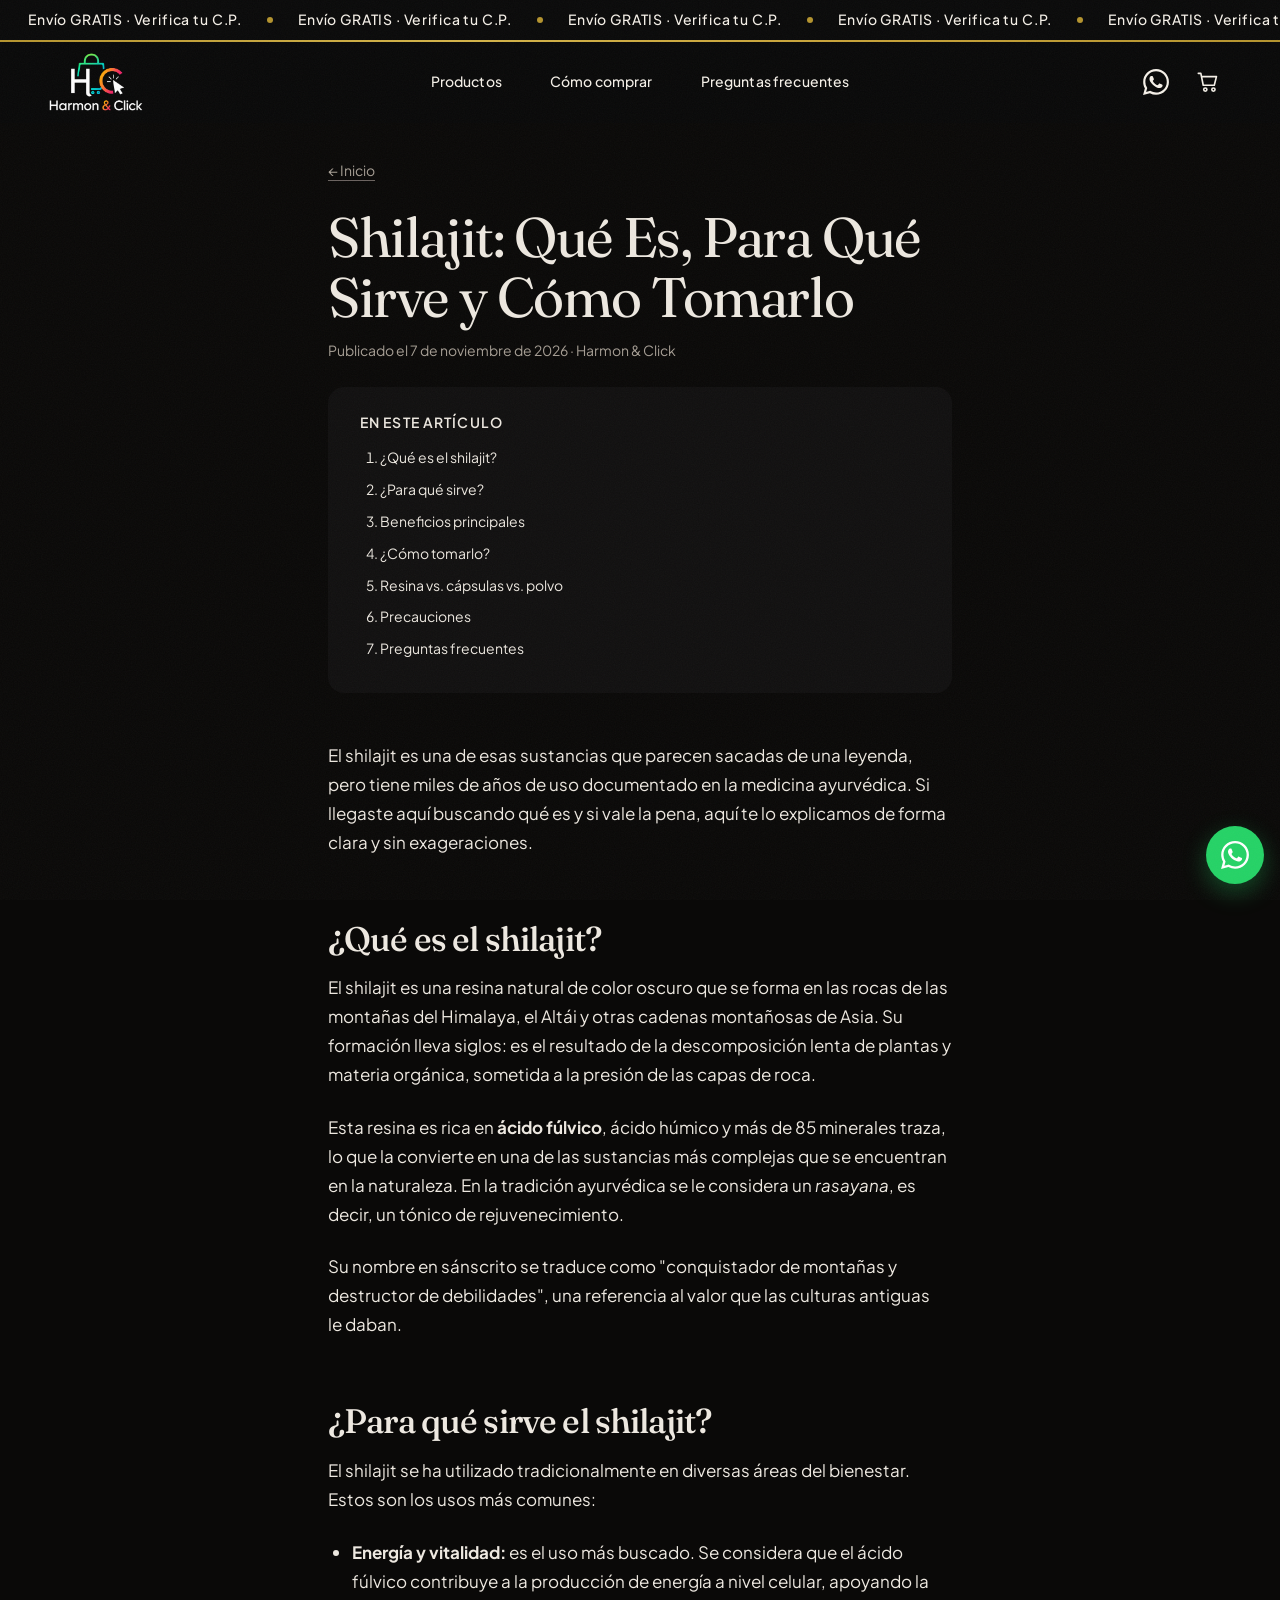
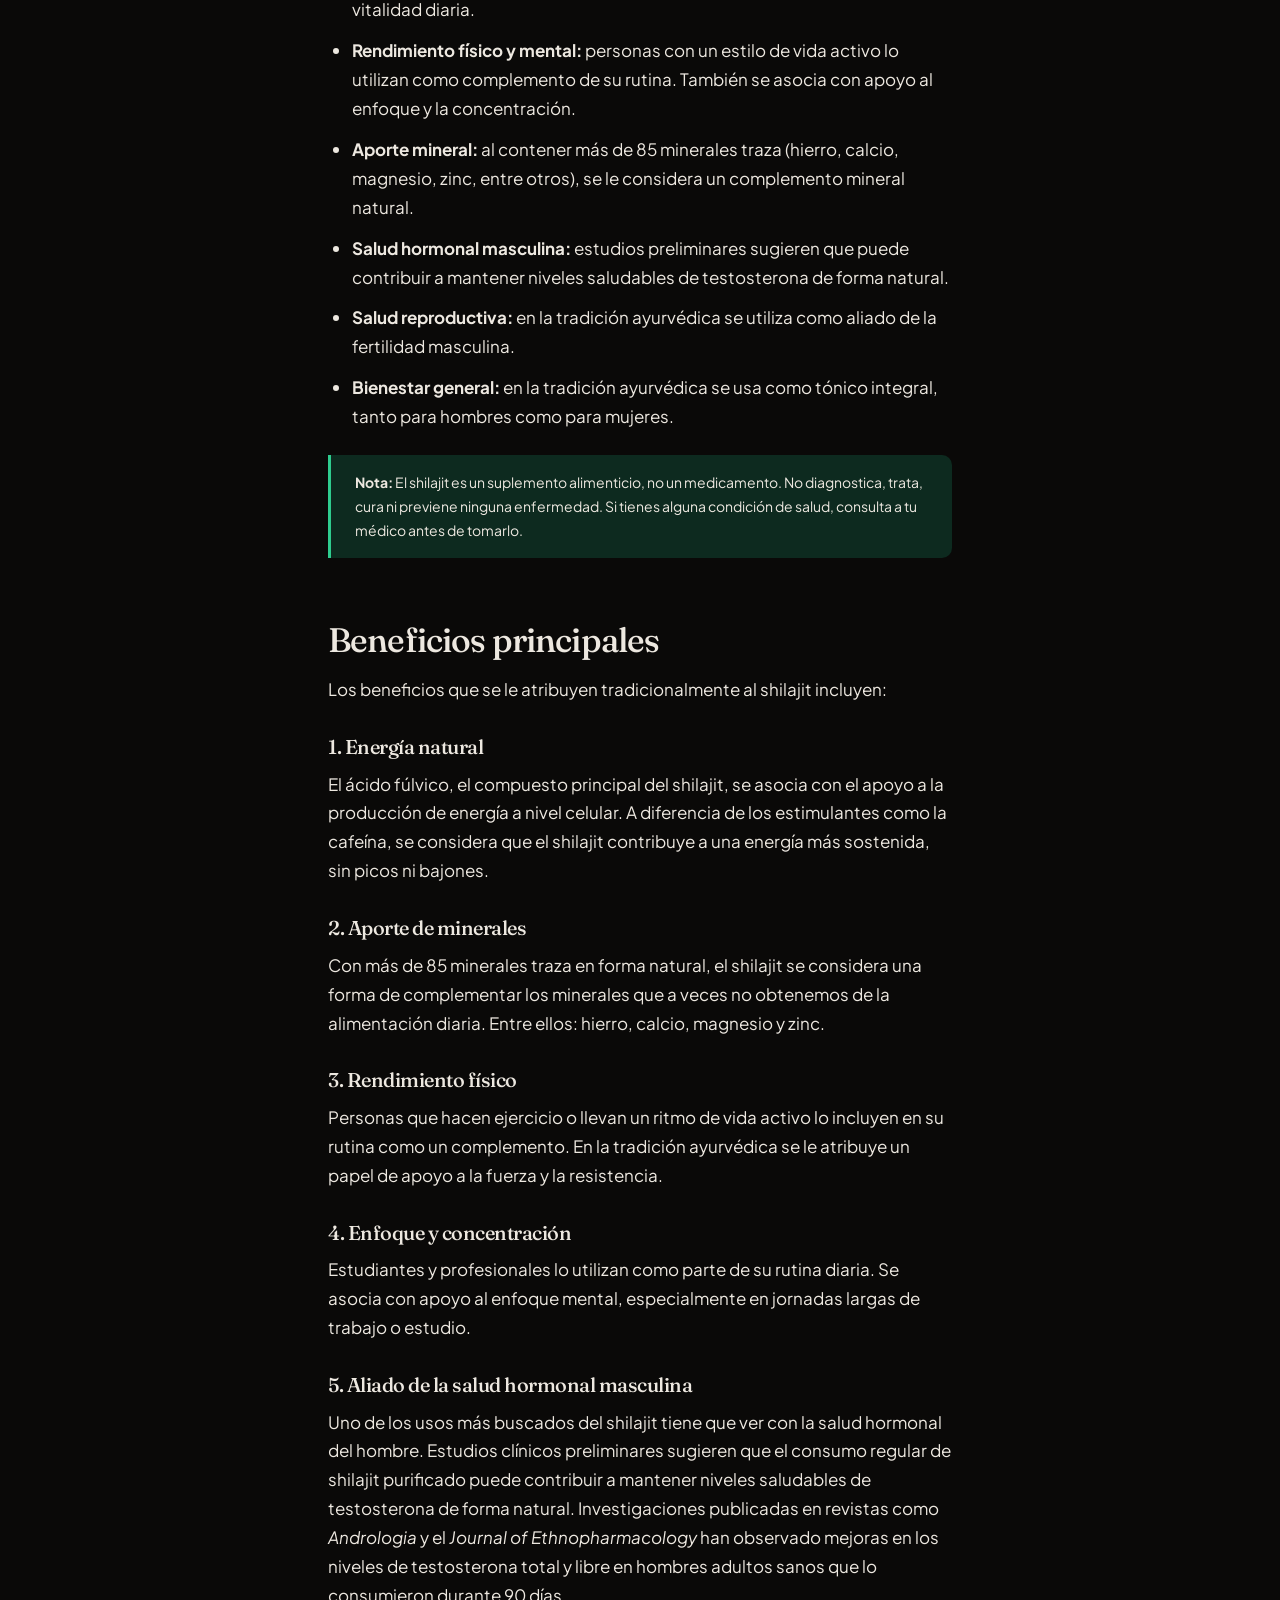
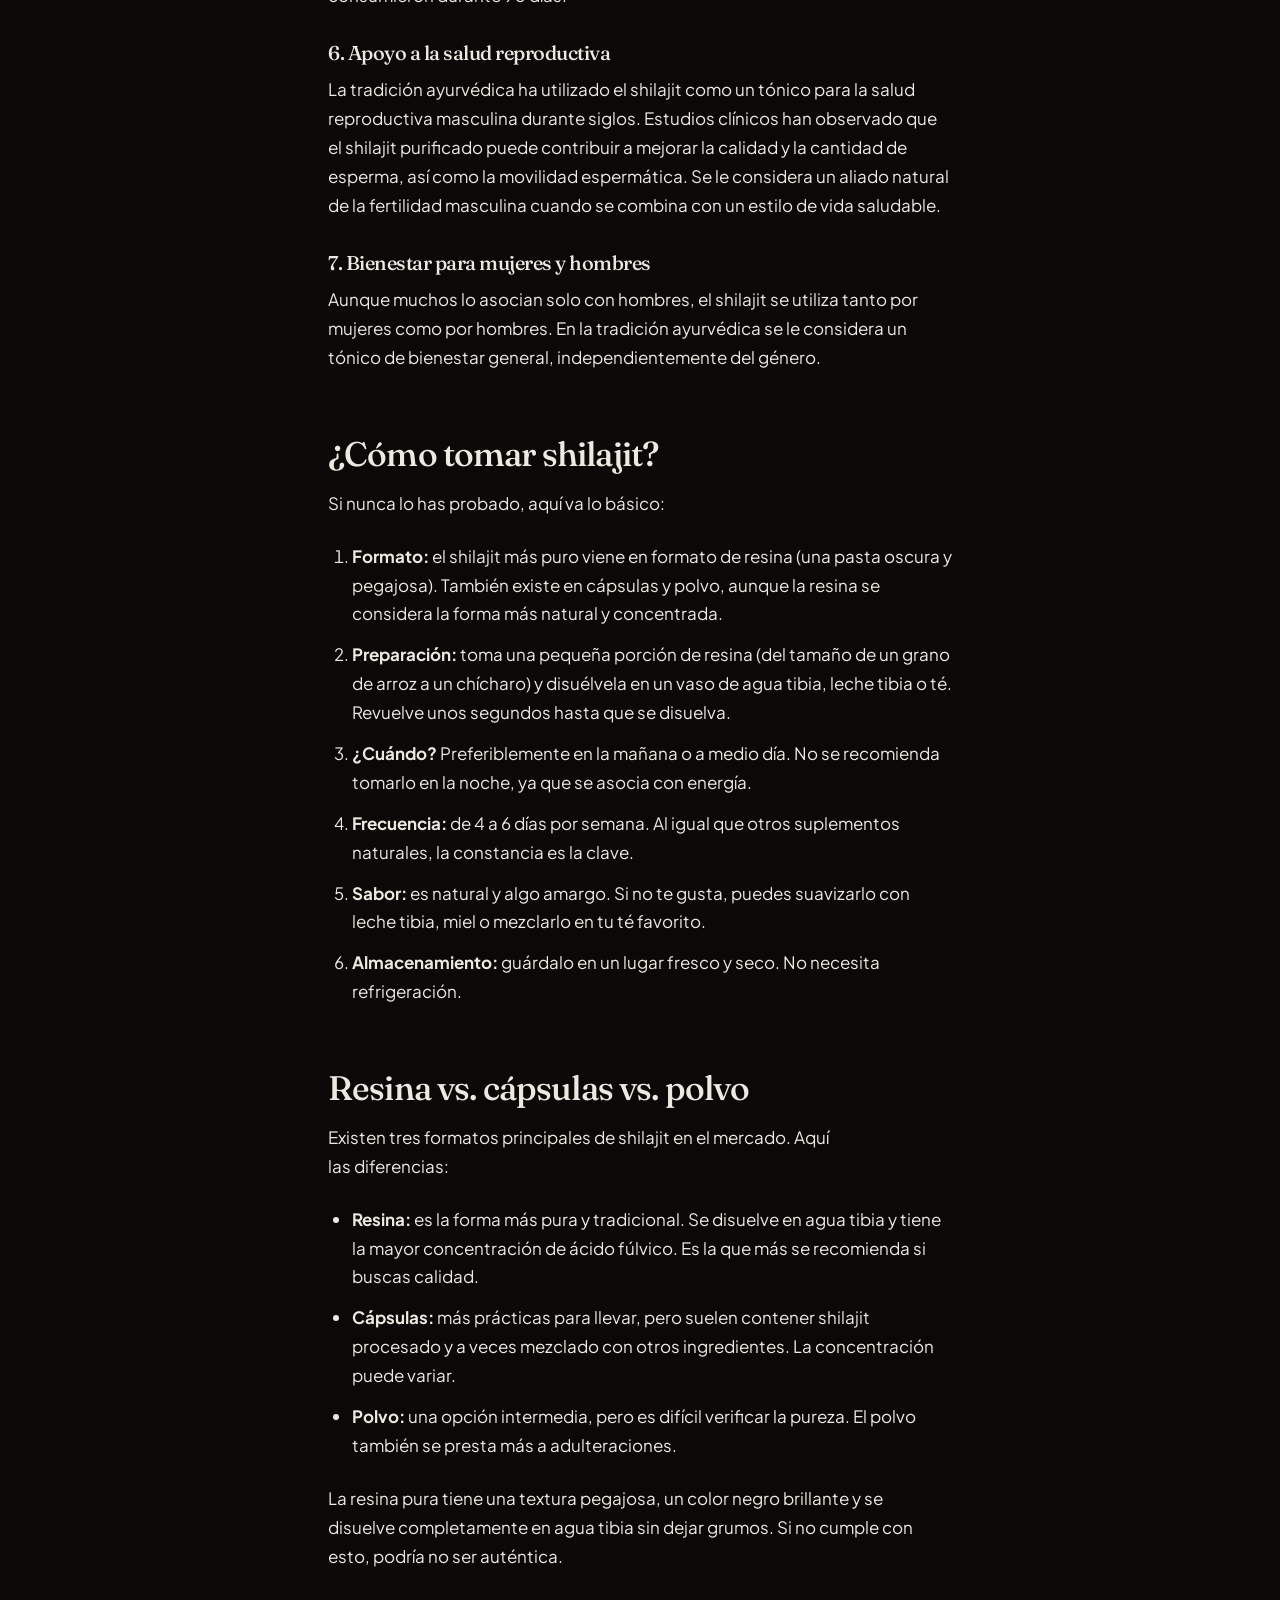
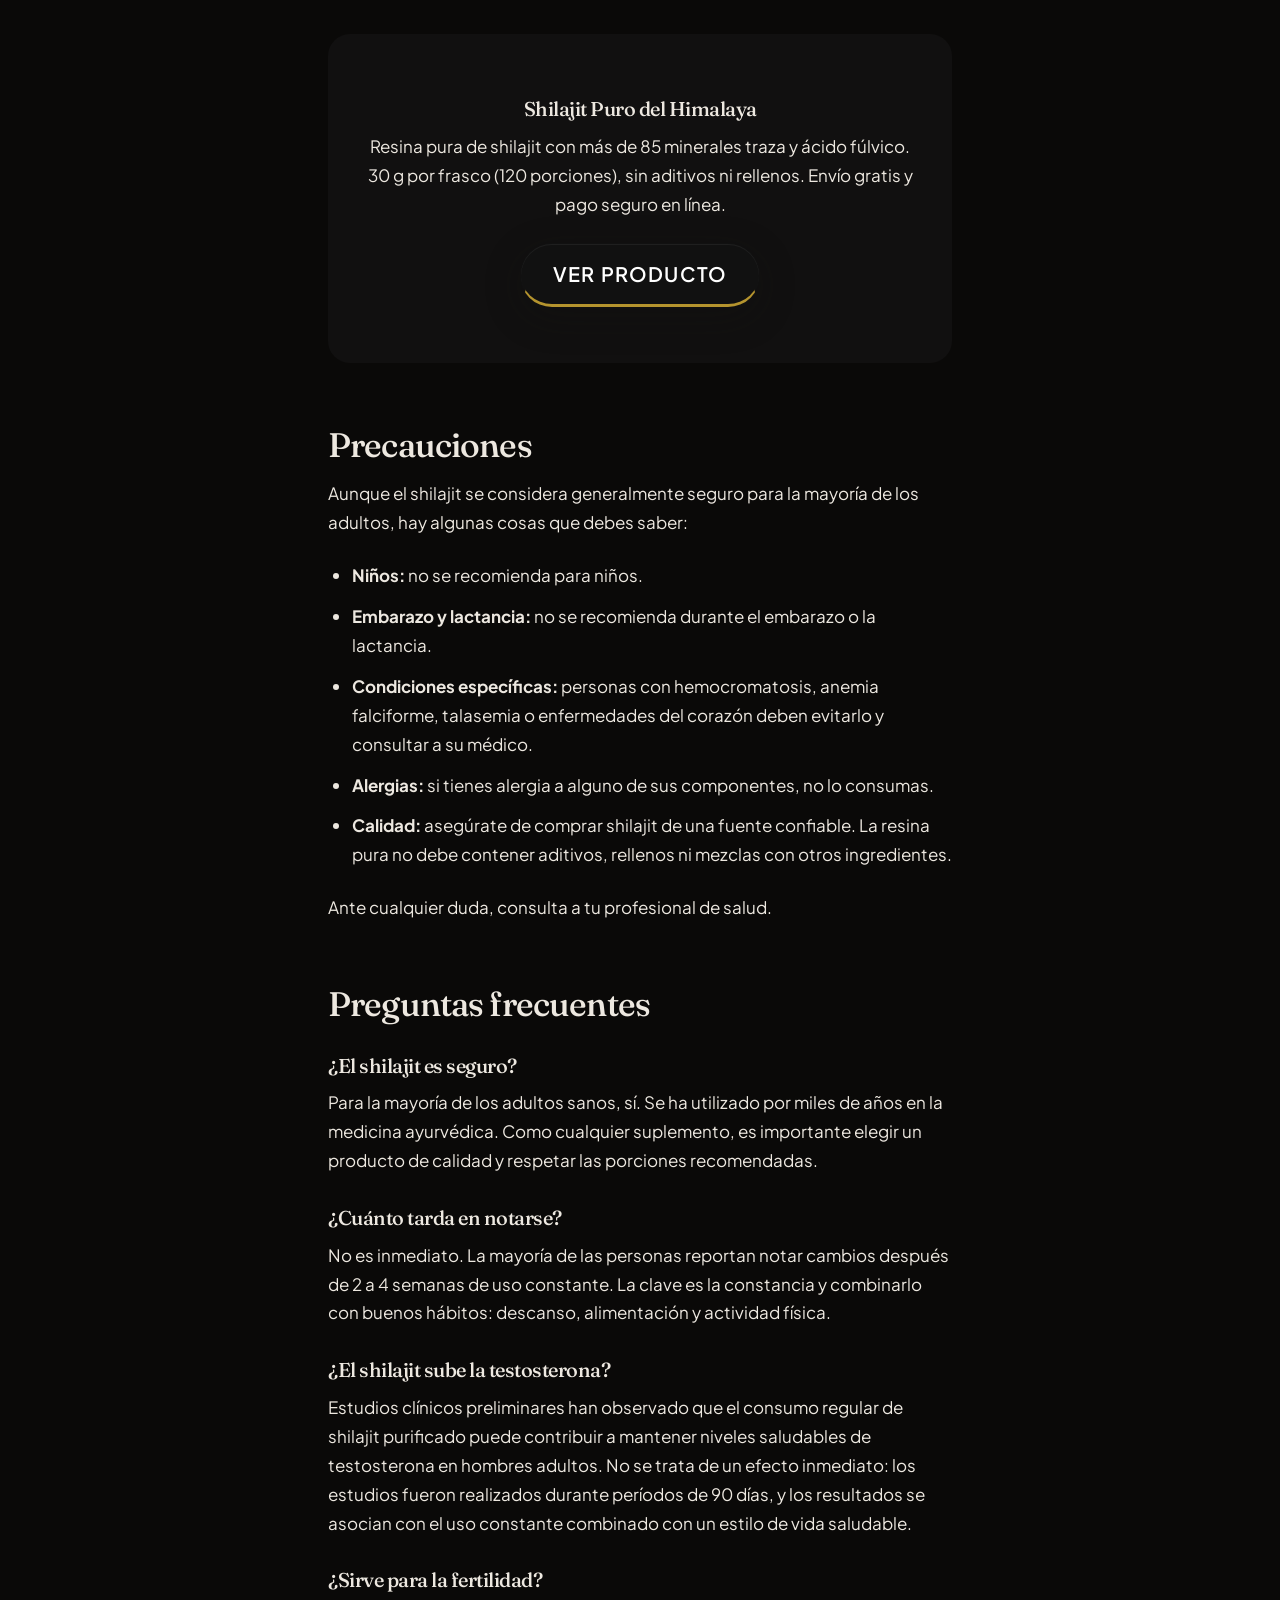
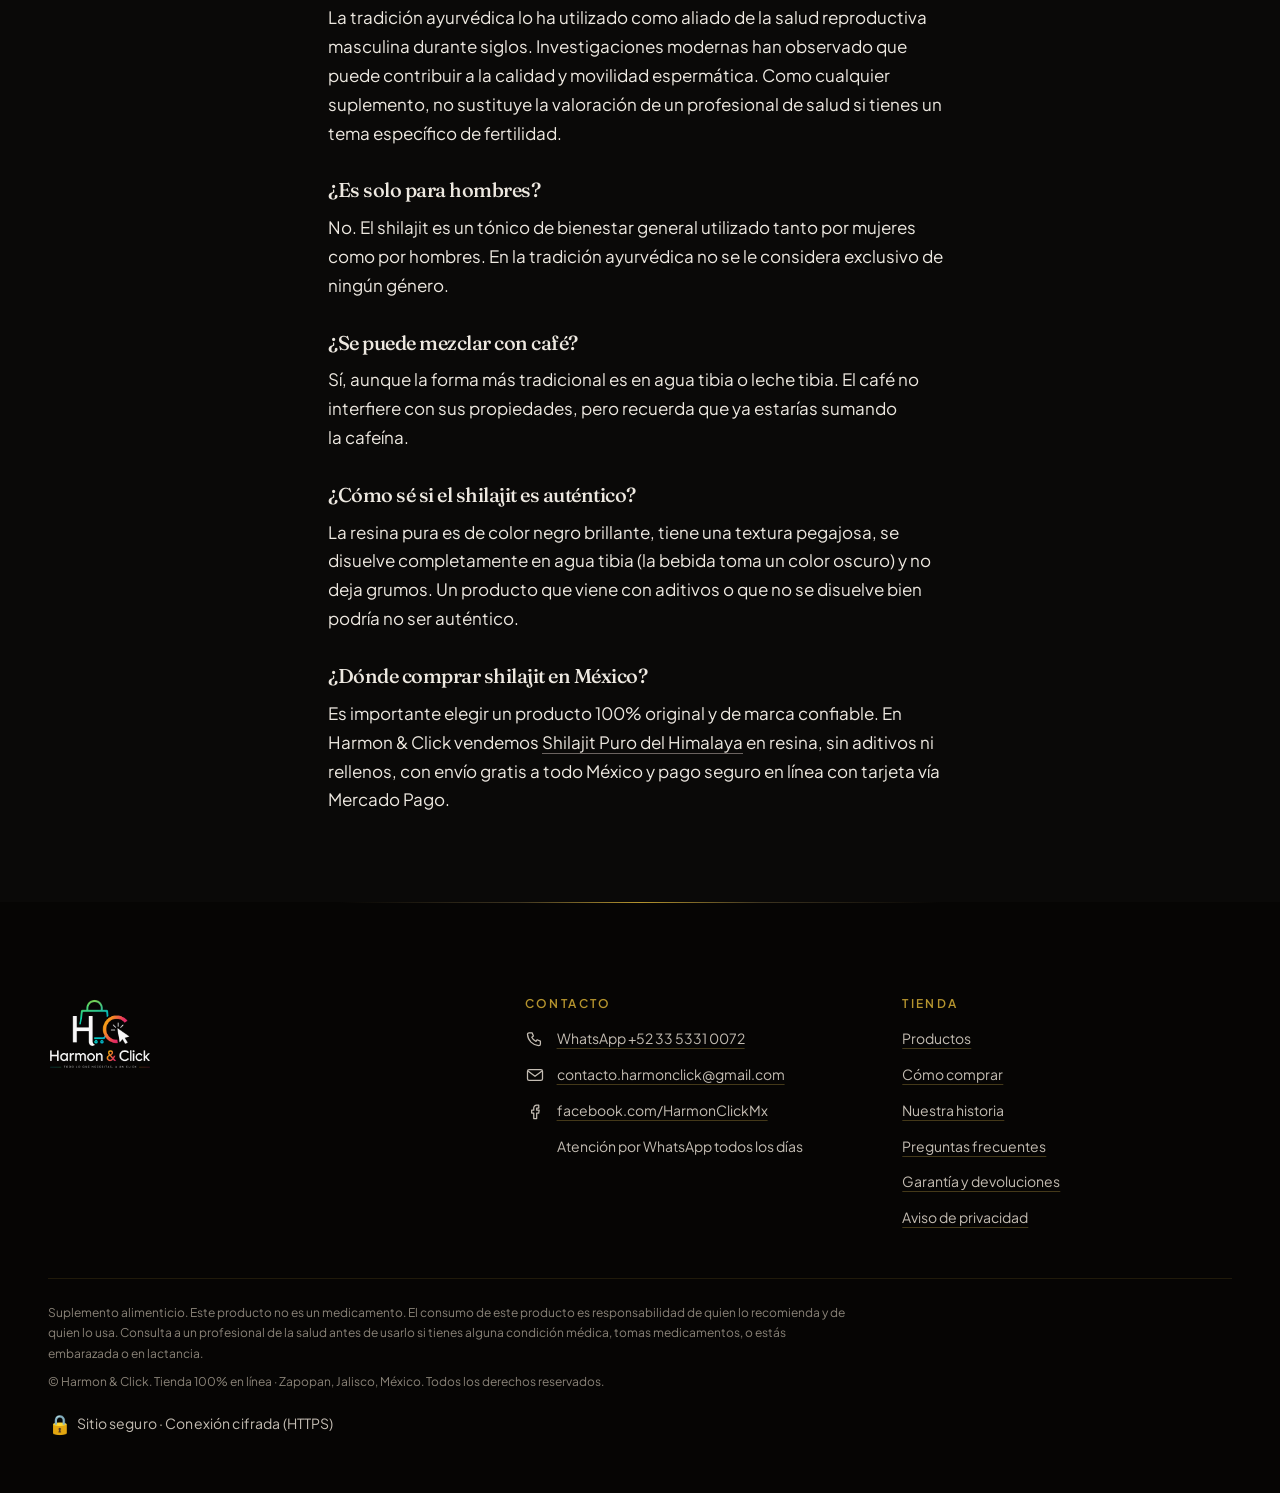
<file: blog/shilajit-que-es-para-que-sirve.html>
<!doctype html>
<html lang="es-MX">
<head>
  <meta charset="utf-8">
  <script async src="https://www.googletagmanager.com/gtag/js?id=G-MTRG7J935J"></script>
  <script>
    window.dataLayer = window.dataLayer || [];
    function gtag(){dataLayer.push(arguments);}
    gtag('js', new Date());
    gtag('config', 'G-MTRG7J935J');
  </script>
  <!-- Meta Pixel Code -->
  <script>
  !function(f,b,e,v,n,t,s)
  {if(f.fbq)return;n=f.fbq=function(){n.callMethod?
  n.callMethod.apply(n,arguments):n.queue.push(arguments)};
  if(!f._fbq)f._fbq=n;n.push=n;n.loaded=!0;n.version='2.0';
  n.queue=[];t=b.createElement(e);t.async=!0;
  t.src=v;s=b.getElementsByTagName(e)[0];
  s.parentNode.insertBefore(t,s)}(window, document,'script',
  'https://connect.facebook.net/en_US/fbevents.js');
  fbq('init', '2111767482741613');
  fbq('track', 'PageView');
  </script>
  <noscript><img height="1" width="1" style="display:none"
  src="https://www.facebook.com/tr?id=2111767482741613&ev=PageView&noscript=1"
  /></noscript>
  <!-- End Meta Pixel Code -->
  <meta name="viewport" content="width=device-width, initial-scale=1">
  <title>Shilajit: Qué Es, Para Qué Sirve y Cómo Tomarlo | Harmon &amp; Click</title>
  <meta name="description" content="Guía completa sobre el shilajit: qué es, para qué sirve, beneficios para la testosterona y fertilidad masculina, cómo tomarlo y precauciones. Todo sobre esta resina del Himalaya.">
  <link rel="canonical" href="https://harmonclick.com/blog/shilajit-que-es-para-que-sirve.html">
  <meta name="theme-color" content="#007a55">
  <link rel="icon" type="image/png" sizes="32x32" href="../img/favicon-32.png">
  <link rel="icon" type="image/png" sizes="192x192" href="../img/favicon-192.png">
  <link rel="apple-touch-icon" href="../img/favicon-180.png">
  <meta property="og:type" content="article">
  <meta property="og:locale" content="es_MX">
  <meta property="og:site_name" content="Harmon &amp; Click">
  <meta property="og:title" content="Shilajit: Qué Es, Para Qué Sirve y Cómo Tomarlo">
  <meta property="og:description" content="Guía completa sobre el shilajit: qué es, beneficios, cómo prepararlo y precauciones. Todo sobre esta resina natural del Himalaya.">
  <meta property="og:url" content="https://harmonclick.com/blog/shilajit-que-es-para-que-sirve.html">
  <meta name="twitter:card" content="summary_large_image">
  <link rel="preconnect" href="https://fonts.googleapis.com">
  <link rel="preconnect" href="https://fonts.gstatic.com" crossorigin>
  <link rel="stylesheet" href="https://fonts.googleapis.com/css2?family=Fraunces:ital,opsz,wght@0,9..144,400..600;1,9..144,400..600&amp;family=Plus+Jakarta+Sans:wght@400..600&amp;display=swap">
  <link rel="stylesheet" href="../css/estilos.css?v=20261110b">
  <link rel="preload" href="../data/products.json?v=20261110b" as="fetch" crossorigin>
  <script type="application/ld+json">{
  "@context": "https://schema.org",
  "@type": "Article",
  "headline": "Shilajit: Qué Es, Para Qué Sirve y Cómo Tomarlo",
  "description": "Guía completa sobre el shilajit: qué es, para qué sirve, beneficios, cómo prepararlo y precauciones.",
  "author": {
    "@type": "Organization",
    "name": "Harmon & Click",
    "url": "https://harmonclick.com"
  },
  "publisher": {
    "@type": "Organization",
    "name": "Harmon & Click",
    "url": "https://harmonclick.com"
  },
  "datePublished": "2026-11-07",
  "dateModified": "2026-11-07",
  "mainEntityOfPage": "https://harmonclick.com/blog/shilajit-que-es-para-que-sirve.html"
  }</script>
  <style>
    .blog-articulo { max-width: 720px; margin: 0 auto; padding: 2rem var(--lateral) 4rem; }
    .blog-articulo h1 { font-size: var(--t-2xl); margin-bottom: var(--s3); }
    .blog-meta { color: var(--ink-2); font-size: var(--t-sm); margin-bottom: var(--s7); }
    .blog-articulo h2 { font-size: var(--t-xl); margin-top: var(--s8); margin-bottom: var(--s4); }
    .blog-articulo h3 { font-size: var(--t-lg); margin-top: var(--s6); margin-bottom: var(--s3); }
    .blog-articulo p { margin-bottom: var(--s5); }
    .blog-articulo ul, .blog-articulo ol { margin-bottom: var(--s5); padding-left: 1.5rem; }
    .blog-articulo li { margin-bottom: var(--s3); list-style: disc; }
    .blog-articulo ol li { list-style: decimal; }
    .blog-cta { background: var(--bg-alt); border-radius: var(--r-lg); padding: var(--s6); margin: var(--s8) 0; text-align: center; }
    .blog-cta p { margin-inline: auto; }
    .blog-volver { display: inline-flex; align-items: center; gap: .4rem; font-size: var(--t-sm); color: var(--ink-2); margin-bottom: var(--s5); }
    .blog-indice { background: var(--bg-alt); border-radius: var(--r-md); padding: var(--s5) var(--s6); margin-bottom: var(--s7); }
    .blog-indice p { font-weight: 600; margin-bottom: var(--s3); font-size: var(--t-sm); text-transform: uppercase; letter-spacing: .08em; }
    .blog-indice ol { padding-left: 1.25rem; margin: 0; }
    .blog-indice li { margin-bottom: var(--s2); font-size: var(--t-sm); }
    .blog-indice a { text-decoration: none; color: var(--ink); }
    .blog-indice a:hover { text-decoration: underline; }
    .blog-importante { background: var(--ok-bg); border-left: 3px solid var(--ok); border-radius: 0 var(--r-sm) var(--r-sm) 0; padding: var(--s4) var(--s5); margin: var(--s5) 0; }
    .blog-importante p { margin-bottom: 0; font-size: var(--t-sm); }
  </style>
</head>
<body data-pagina="blog">
  <a class="saltar" href="#contenido">Saltar al contenido</a>
  <div data-cabecera></div>
  <main id="contenido">
    <article class="blog-articulo">
      <a class="blog-volver" href="../index.html">← Inicio</a>
      <h1>Shilajit: Qué Es, Para Qué Sirve y Cómo Tomarlo</h1>
      <p class="blog-meta">Publicado el 7 de noviembre de 2026 · Harmon &amp; Click</p>

      <nav class="blog-indice" aria-label="Índice del artículo">
        <p>En este artículo</p>
        <ol>
          <li><a href="#que-es">¿Qué es el shilajit?</a></li>
          <li><a href="#para-que-sirve">¿Para qué sirve?</a></li>
          <li><a href="#beneficios">Beneficios principales</a></li>
          <li><a href="#como-tomarlo">¿Cómo tomarlo?</a></li>
          <li><a href="#tipos">Resina vs. cápsulas vs. polvo</a></li>
          <li><a href="#precauciones">Precauciones</a></li>
          <li><a href="#preguntas">Preguntas frecuentes</a></li>
        </ol>
      </nav>

      <p>El shilajit es una de esas sustancias que parecen sacadas de una leyenda, pero tiene miles de años de uso documentado en la medicina ayurvédica. Si llegaste aquí buscando qué es y si vale la pena, aquí te lo explicamos de forma clara y sin exageraciones.</p>

      <h2 id="que-es">¿Qué es el shilajit?</h2>
      <p>El shilajit es una resina natural de color oscuro que se forma en las rocas de las montañas del Himalaya, el Altái y otras cadenas montañosas de Asia. Su formación lleva siglos: es el resultado de la descomposición lenta de plantas y materia orgánica, sometida a la presión de las capas de roca.</p>
      <p>Esta resina es rica en <strong>ácido fúlvico</strong>, ácido húmico y más de 85 minerales traza, lo que la convierte en una de las sustancias más complejas que se encuentran en la naturaleza. En la tradición ayurvédica se le considera un <em>rasayana</em>, es decir, un tónico de rejuvenecimiento.</p>
      <p>Su nombre en sánscrito se traduce como "conquistador de montañas y destructor de debilidades", una referencia al valor que las culturas antiguas le daban.</p>

      <h2 id="para-que-sirve">¿Para qué sirve el shilajit?</h2>
      <p>El shilajit se ha utilizado tradicionalmente en diversas áreas del bienestar. Estos son los usos más comunes:</p>
      <ul>
        <li><strong>Energía y vitalidad:</strong> es el uso más buscado. Se considera que el ácido fúlvico contribuye a la producción de energía a nivel celular, apoyando la vitalidad diaria.</li>
        <li><strong>Rendimiento físico y mental:</strong> personas con un estilo de vida activo lo utilizan como complemento de su rutina. También se asocia con apoyo al enfoque y la concentración.</li>
        <li><strong>Aporte mineral:</strong> al contener más de 85 minerales traza (hierro, calcio, magnesio, zinc, entre otros), se le considera un complemento mineral natural.</li>
        <li><strong>Salud hormonal masculina:</strong> estudios preliminares sugieren que puede contribuir a mantener niveles saludables de testosterona de forma natural.</li>
        <li><strong>Salud reproductiva:</strong> en la tradición ayurvédica se utiliza como aliado de la fertilidad masculina.</li>
        <li><strong>Bienestar general:</strong> en la tradición ayurvédica se usa como tónico integral, tanto para hombres como para mujeres.</li>
      </ul>

      <div class="blog-importante">
        <p><strong>Nota:</strong> El shilajit es un suplemento alimenticio, no un medicamento. No diagnostica, trata, cura ni previene ninguna enfermedad. Si tienes alguna condición de salud, consulta a tu médico antes de tomarlo.</p>
      </div>

      <h2 id="beneficios">Beneficios principales</h2>
      <p>Los beneficios que se le atribuyen tradicionalmente al shilajit incluyen:</p>

      <h3>1. Energía natural</h3>
      <p>El ácido fúlvico, el compuesto principal del shilajit, se asocia con el apoyo a la producción de energía a nivel celular. A diferencia de los estimulantes como la cafeína, se considera que el shilajit contribuye a una energía más sostenida, sin picos ni bajones.</p>

      <h3>2. Aporte de minerales</h3>
      <p>Con más de 85 minerales traza en forma natural, el shilajit se considera una forma de complementar los minerales que a veces no obtenemos de la alimentación diaria. Entre ellos: hierro, calcio, magnesio y zinc.</p>

      <h3>3. Rendimiento físico</h3>
      <p>Personas que hacen ejercicio o llevan un ritmo de vida activo lo incluyen en su rutina como un complemento. En la tradición ayurvédica se le atribuye un papel de apoyo a la fuerza y la resistencia.</p>

      <h3>4. Enfoque y concentración</h3>
      <p>Estudiantes y profesionales lo utilizan como parte de su rutina diaria. Se asocia con apoyo al enfoque mental, especialmente en jornadas largas de trabajo o estudio.</p>

      <h3>5. Aliado de la salud hormonal masculina</h3>
      <p>Uno de los usos más buscados del shilajit tiene que ver con la salud hormonal del hombre. Estudios clínicos preliminares sugieren que el consumo regular de shilajit purificado puede contribuir a mantener niveles saludables de testosterona de forma natural. Investigaciones publicadas en revistas como <em>Andrologia</em> y el <em>Journal of Ethnopharmacology</em> han observado mejoras en los niveles de testosterona total y libre en hombres adultos sanos que lo consumieron durante 90 días.</p>

      <h3>6. Apoyo a la salud reproductiva</h3>
      <p>La tradición ayurvédica ha utilizado el shilajit como un tónico para la salud reproductiva masculina durante siglos. Estudios clínicos han observado que el shilajit purificado puede contribuir a mejorar la calidad y la cantidad de esperma, así como la movilidad espermática. Se le considera un aliado natural de la fertilidad masculina cuando se combina con un estilo de vida saludable.</p>

      <h3>7. Bienestar para mujeres y hombres</h3>
      <p>Aunque muchos lo asocian solo con hombres, el shilajit se utiliza tanto por mujeres como por hombres. En la tradición ayurvédica se le considera un tónico de bienestar general, independientemente del género.</p>

      <h2 id="como-tomarlo">¿Cómo tomar shilajit?</h2>
      <p>Si nunca lo has probado, aquí va lo básico:</p>
      <ol>
        <li><strong>Formato:</strong> el shilajit más puro viene en formato de resina (una pasta oscura y pegajosa). También existe en cápsulas y polvo, aunque la resina se considera la forma más natural y concentrada.</li>
        <li><strong>Preparación:</strong> toma una pequeña porción de resina (del tamaño de un grano de arroz a un chícharo) y disuélvela en un vaso de agua tibia, leche tibia o té. Revuelve unos segundos hasta que se disuelva.</li>
        <li><strong>¿Cuándo?</strong> Preferiblemente en la mañana o a medio día. No se recomienda tomarlo en la noche, ya que se asocia con energía.</li>
        <li><strong>Frecuencia:</strong> de 4 a 6 días por semana. Al igual que otros suplementos naturales, la constancia es la clave.</li>
        <li><strong>Sabor:</strong> es natural y algo amargo. Si no te gusta, puedes suavizarlo con leche tibia, miel o mezclarlo en tu té favorito.</li>
        <li><strong>Almacenamiento:</strong> guárdalo en un lugar fresco y seco. No necesita refrigeración.</li>
      </ol>

      <h2 id="tipos">Resina vs. cápsulas vs. polvo</h2>
      <p>Existen tres formatos principales de shilajit en el mercado. Aquí las diferencias:</p>
      <ul>
        <li><strong>Resina:</strong> es la forma más pura y tradicional. Se disuelve en agua tibia y tiene la mayor concentración de ácido fúlvico. Es la que más se recomienda si buscas calidad.</li>
        <li><strong>Cápsulas:</strong> más prácticas para llevar, pero suelen contener shilajit procesado y a veces mezclado con otros ingredientes. La concentración puede variar.</li>
        <li><strong>Polvo:</strong> una opción intermedia, pero es difícil verificar la pureza. El polvo también se presta más a adulteraciones.</li>
      </ul>
      <p>La resina pura tiene una textura pegajosa, un color negro brillante y se disuelve completamente en agua tibia sin dejar grumos. Si no cumple con esto, podría no ser auténtica.</p>

      <div class="blog-cta">
        <h3>Shilajit Puro del Himalaya</h3>
        <p>Resina pura de shilajit con más de 85 minerales traza y ácido fúlvico. 30 g por frasco (120 porciones), sin aditivos ni rellenos. Envío gratis y pago seguro en línea.</p>
        <p style="margin-top:var(--s4)"><a class="btn btn--compra" href="../shilajit.html">Ver producto</a></p>
      </div>

      <h2 id="precauciones">Precauciones</h2>
      <p>Aunque el shilajit se considera generalmente seguro para la mayoría de los adultos, hay algunas cosas que debes saber:</p>
      <ul>
        <li><strong>Niños:</strong> no se recomienda para niños.</li>
        <li><strong>Embarazo y lactancia:</strong> no se recomienda durante el embarazo o la lactancia.</li>
        <li><strong>Condiciones específicas:</strong> personas con hemocromatosis, anemia falciforme, talasemia o enfermedades del corazón deben evitarlo y consultar a su médico.</li>
        <li><strong>Alergias:</strong> si tienes alergia a alguno de sus componentes, no lo consumas.</li>
        <li><strong>Calidad:</strong> asegúrate de comprar shilajit de una fuente confiable. La resina pura no debe contener aditivos, rellenos ni mezclas con otros ingredientes.</li>
      </ul>
      <p>Ante cualquier duda, consulta a tu profesional de salud.</p>

      <h2 id="preguntas">Preguntas frecuentes</h2>

      <h3>¿El shilajit es seguro?</h3>
      <p>Para la mayoría de los adultos sanos, sí. Se ha utilizado por miles de años en la medicina ayurvédica. Como cualquier suplemento, es importante elegir un producto de calidad y respetar las porciones recomendadas.</p>

      <h3>¿Cuánto tarda en notarse?</h3>
      <p>No es inmediato. La mayoría de las personas reportan notar cambios después de 2 a 4 semanas de uso constante. La clave es la constancia y combinarlo con buenos hábitos: descanso, alimentación y actividad física.</p>

      <h3>¿El shilajit sube la testosterona?</h3>
      <p>Estudios clínicos preliminares han observado que el consumo regular de shilajit purificado puede contribuir a mantener niveles saludables de testosterona en hombres adultos. No se trata de un efecto inmediato: los estudios fueron realizados durante períodos de 90 días, y los resultados se asocian con el uso constante combinado con un estilo de vida saludable.</p>

      <h3>¿Sirve para la fertilidad?</h3>
      <p>La tradición ayurvédica lo ha utilizado como aliado de la salud reproductiva masculina durante siglos. Investigaciones modernas han observado que puede contribuir a la calidad y movilidad espermática. Como cualquier suplemento, no sustituye la valoración de un profesional de salud si tienes un tema específico de fertilidad.</p>

      <h3>¿Es solo para hombres?</h3>
      <p>No. El shilajit es un tónico de bienestar general utilizado tanto por mujeres como por hombres. En la tradición ayurvédica no se le considera exclusivo de ningún género.</p>

      <h3>¿Se puede mezclar con café?</h3>
      <p>Sí, aunque la forma más tradicional es en agua tibia o leche tibia. El café no interfiere con sus propiedades, pero recuerda que ya estarías sumando la cafeína.</p>

      <h3>¿Cómo sé si el shilajit es auténtico?</h3>
      <p>La resina pura es de color negro brillante, tiene una textura pegajosa, se disuelve completamente en agua tibia (la bebida toma un color oscuro) y no deja grumos. Un producto que viene con aditivos o que no se disuelve bien podría no ser auténtico.</p>

      <h3>¿Dónde comprar shilajit en México?</h3>
      <p>Es importante elegir un producto 100% original y de marca confiable. En Harmon &amp; Click vendemos <a href="../shilajit.html">Shilajit Puro del Himalaya</a> en resina, sin aditivos ni rellenos, con envío gratis a todo México y pago seguro en línea con tarjeta vía Mercado Pago.</p>

    </article>
  </main>
  <div data-pie></div>
  <script src="../js/app.js?v=20261110b" defer></script>
</body>
</html>
</file>
<file: css/estilos.css>
/* =========================================================
   Harmon & Click — Sistema de diseño v4 (dark luxury)
   Estética premium: fondos profundos, oro luminoso,
   tipografía cinemática, micro-animaciones pulidas.
   Cada detalle comunica: esto es una marca de estatus.
   ========================================================= */

:root {
  /* Base — paleta dark luxury */
  --bg: #0a0908;
  --bg-alt: #111010;
  --bg-warm: #161412;
  --surface: #1a1816;
  --ink: #ede8e0;
  --ink-hover: #ffffff;
  --ink-2: #a69e94;
  --muted: #6b6360;
  --line: #2a2622;

  /* Acento dorado — luxury luminoso */
  --gold: #b5942e;
  --gold-light: #d4b44a;
  --gold-soft: #3d3420;
  --gold-glow: rgba(181, 148, 46, .22);
  --gold-shimmer: linear-gradient(105deg, #b5942e 0%, #d4b44a 28%, #f0e4b8 48%, #d4b44a 68%, #b5942e 100%);

  /* Colores del logo (solo elementos pequeños) */
  --hc-green: #00b884;
  --hc-yellow: #f5c400;
  --hc-orange: #f88800;
  --hc-pink: #f82868;
  --gradiente: linear-gradient(90deg, #b5942e, #d4b44a 35%, #c9a43a 65%, #b5942e);
  --gradiente-v: linear-gradient(180deg, #b5942e, #d4b44a 35%, #c9a43a 65%, #b5942e);

  /* Estados */
  --ok: #2ecc8e;
  --ok-bg: #0d2a1f;
  --error: #f04070;
  --error-bg: #2a0f18;

  /* Tipografía — escala cinemática */
  --f-titulo: "Fraunces", "Iowan Old Style", Georgia, serif;
  --f-cuerpo: "Plus Jakarta Sans", system-ui, -apple-system, "Segoe UI", Roboto, sans-serif;
  --t-xs: 0.75rem;
  --t-sm: 0.875rem;
  --t-base: 1rem;
  --t-md: 1.0625rem;
  --t-lg: 1.25rem;
  --t-xl: clamp(1.5rem, 1.25rem + 1.2vw, 2.125rem);
  --t-2xl: clamp(2rem, 1.4rem + 2.6vw, 3.5rem);
  --t-3xl: clamp(2.5rem, 1.2rem + 3.4vw, 4.25rem);

  /* Espaciado (escala de 4 px) */
  --s1: .25rem; --s2: .5rem; --s3: .75rem; --s4: 1rem; --s5: 1.5rem;
  --s6: 2rem; --s7: 3rem; --s8: 4rem; --s9: 6rem;
  --seccion: clamp(3.5rem, 2rem + 5vw, 7rem);

  /* Radios y sombras — premium con calidez */
  --r-sm: 10px; --r-md: 16px; --r-lg: 22px; --r-xl: 28px; --r-pill: 999px;
  --sombra-sm: 0 1px 3px rgba(0,0,0,.25), 0 4px 12px rgba(0,0,0,.2);
  --sombra-md: 0 8px 32px rgba(0,0,0,.4), 0 2px 6px rgba(0,0,0,.25);
  --sombra-lg: 0 28px 64px rgba(0,0,0,.5), 0 8px 20px rgba(0,0,0,.3);
  --sombra-gold: 0 8px 32px rgba(181,148,46,.2);

  --ancho: 1240px;
  --lateral: clamp(1rem, 4vw, 3rem);
  --alto-cabecera: 64px;
  --ease: cubic-bezier(.22, .61, .36, 1);
  --ease-lux: cubic-bezier(.16, 1, .3, 1);
}
@media (min-width: 900px) { :root { --alto-cabecera: 80px; } }

*, *::before, *::after { box-sizing: border-box; }
html { -webkit-text-size-adjust: 100%; scroll-behavior: smooth; scroll-padding-top: calc(var(--alto-cabecera) + 16px); }
body { margin: 0; font-family: var(--f-cuerpo); font-size: var(--t-md); line-height: 1.7; color: var(--ink); background: var(--bg); -webkit-font-smoothing: antialiased; }
/* Textura sutil de grano sobre todo el fondo — depth premium */
body::before { content: ""; position: fixed; inset: 0; z-index: 9999; pointer-events: none; opacity: .04; background-image: url("data:image/svg+xml,%3Csvg viewBox='0 0 256 256' xmlns='http://www.w3.org/2000/svg'%3E%3Cfilter id='n'%3E%3CfeTurbulence type='fractalNoise' baseFrequency='.82' numOctaves='4' stitchTiles='stitch'/%3E%3C/filter%3E%3Crect width='100%25' height='100%25' filter='url(%23n)'/%3E%3C/svg%3E"); background-repeat: repeat; background-size: 256px 256px; }
img, svg { display: block; max-width: 100%; }
img { height: auto; }
h1, h2, h3, h4 { font-family: var(--f-titulo); font-weight: 500; font-optical-sizing: auto; line-height: 1.08; letter-spacing: -.025em; margin: 0 0 var(--s4); color: var(--ink); text-wrap: balance; }
h1 { font-size: var(--t-3xl); font-weight: 400; }
h2 { font-size: var(--t-2xl); }
h3 { font-size: var(--t-xl); }
p { margin: 0 0 var(--s4); max-width: 65ch; text-wrap: pretty; }
ul, ol { margin: 0; padding: 0; }
button, input, select, textarea { font: inherit; color: inherit; }
button { cursor: pointer; }
[hidden] { display: none !important; }

/* Enlaces de texto: subrayado fino y, al pasar el cursor, línea de 2 px con el degradado */
a { color: var(--ink); text-decoration: underline; text-decoration-thickness: 1px; text-underline-offset: 4px; text-decoration-color: var(--muted); }
a:where(:not(.btn):not(.tarjeta):not(.icono-btn):not(.wa-flotante):not(.cabecera__logo):not(.saltar)):hover { text-decoration-color: transparent; background: var(--gradiente) 0 100% / 100% 2px no-repeat; }

/* Foco visible: contorno de tinta + anillo de color de marca */
:focus-visible { outline: 2px solid var(--ink); outline-offset: 3px; border-radius: 6px; box-shadow: 0 0 0 6px rgba(248, 40, 104, .28); }
.sobre-oscuro :focus-visible, .pie :focus-visible, .anuncio :focus-visible { outline-color: #fff; }
.solo-lectores { position: absolute; width: 1px; height: 1px; overflow: hidden; clip: rect(0 0 0 0); white-space: nowrap; }
.saltar { position: absolute; left: var(--s4); top: -100px; z-index: 200; background: var(--ink); color: #fff; padding: var(--s3) var(--s4); border-radius: var(--r-sm); }
.saltar:focus { top: var(--s3); }

.contenedor { width: min(100% - 2 * var(--lateral), var(--ancho)); margin-inline: auto; }
.seccion { padding-block: var(--seccion); background: var(--bg); position: relative; }
.seccion--alt { background: var(--bg-alt); }
/* Separador dorado sutil entre secciones alternas */
.seccion--alt::before { content: ""; position: absolute; top: 0; left: 50%; width: min(80%, 600px); height: 1px; transform: translateX(-50%); background: linear-gradient(90deg, transparent, var(--gold-soft), transparent); }
.encabezado-seccion { max-width: 680px; margin: 0 auto var(--s7); text-align: center; }
.encabezado-seccion p { color: var(--ink-2); font-size: var(--t-lg); margin-inline: auto; }

/* Etiqueta de sección: línea dorada + texto en tinta */
.etiqueta-seccion { display: inline-flex; align-items: center; gap: .8rem; font-size: var(--t-xs); font-weight: 600; letter-spacing: .2em; text-transform: uppercase; color: var(--ink-2); margin-bottom: var(--s5); }
.etiqueta-seccion::before { content: ""; width: 28px; height: 2px; background: var(--gradiente); flex: none; }
[data-c="verde"] { --punto: var(--gold); }
[data-c="amarillo"] { --punto: var(--gold-light); }
[data-c="naranja"] { --punto: var(--gold); }
[data-c="rosa"] { --punto: var(--gold-light); }

/* ---------- Botones: misma altura, relleno y radio en todo el sitio ---------- */
.btn {
  --bg-b: var(--ink); --fg: #fff; --bd: var(--ink);
  display: inline-flex; align-items: center; justify-content: center; gap: var(--s2);
  min-height: 52px; padding: 0 var(--s6); border-radius: var(--r-pill);
  background: var(--bg-b); color: var(--fg); border: 1.5px solid var(--bd);
  font-weight: 600; font-size: var(--t-base); line-height: 1; text-decoration: none; text-align: center; white-space: nowrap;
  transition: transform .25s var(--ease), background-color .2s, box-shadow .25s, color .2s, border-color .2s;
  -webkit-tap-highlight-color: transparent;
}
.btn:hover { --bg-b: var(--ink-hover); --bd: var(--ink-hover); color: var(--fg); transform: translateY(-2px); box-shadow: var(--sombra-md); background-image: none; }
.btn:active { transform: translateY(0) scale(.98); box-shadow: none; }
.btn--secundario { --bg-b: transparent; --fg: var(--ink); --bd: var(--ink); }
.btn--secundario:hover { --bg-b: var(--ink); --bd: var(--ink); --fg: #fff; }
.btn--claro { --bg-b: rgba(255,255,255,.1); --fg: #fff; --bd: rgba(255,255,255,.2); }
.btn--claro:hover { --bg-b: rgba(255,255,255,.18); --bd: rgba(255,255,255,.3); --fg: #fff; }
.btn--sm { min-height: 52px; padding: 0 var(--s6); font-size: var(--t-base); }  /* misma medida en todo el sitio */
.btn--bloque { width: 100%; white-space: normal; }
/* Botón principal de compra: negro profundo + borde dorado shimmer — comunica estatus */
.btn--compra, .btn--compra:hover { --fg: #fff; border-color: transparent; color: #fff; background-image: none; background-color: #111; }
.btn--compra { position: relative; min-height: 64px; font-size: 1.25rem; font-weight: 600; letter-spacing: .06em; text-transform: uppercase; box-shadow: 0 10px 36px rgba(20, 18, 14, .32), inset 0 1px 0 rgba(255,255,255,.06); border-bottom: 3px solid var(--gold); overflow: hidden; }
.btn--compra::after { content: ""; position: absolute; inset: 0; background: linear-gradient(105deg, transparent 40%, rgba(212,180,74,.12) 50%, transparent 60%); transform: translateX(-100%); transition: transform .6s var(--ease-lux); }
.btn--compra:hover::after { transform: translateX(100%); }
.btn--compra:hover { transform: translateY(-3px); box-shadow: 0 18px 48px rgba(20, 18, 14, .38), var(--sombra-gold); background-color: #0a0a0a; }
.btn--compra:active { transform: translateY(0) scale(.98); }
/* Botones de WhatsApp: discreto, secundario */
.btn--wa, .btn--wa:hover { --fg: #fff; color: #fff; border-color: transparent; }
.btn--wa { background: #25d366; min-height: 48px; padding: 0 var(--s4); font-size: var(--t-sm); font-weight: 600; gap: .4rem; text-shadow: 0 1px 1px rgba(0, 0, 0, .22); box-shadow: 0 4px 12px rgba(37, 211, 102, .15); }
.btn--wa:hover { background: #1ebe5a; transform: translateY(-2px); box-shadow: 0 8px 20px rgba(37, 211, 102, .25); }
.btn--wa svg { width: 20px; height: 20px; }
.btn--wa-dudas { background: transparent; color: #25d366; border: 1.5px solid #25d366; min-height: 44px; padding: 0 var(--s4); font-size: var(--t-sm); font-weight: 600; gap: .4rem; }
.btn--wa-dudas:hover { background: #25d366; color: #fff; transform: translateY(-2px); box-shadow: 0 8px 20px rgba(37, 211, 102, .25); }
.btn--wa-dudas svg { width: 18px; height: 18px; }
.btn svg { width: 20px; height: 20px; flex: none; }
.btn[disabled], .btn[aria-busy="true"] { opacity: .6; pointer-events: none; }
.enlace-flecha { display: inline-flex; align-items: center; gap: var(--s2); font-weight: 600; }
.enlace-flecha svg { width: 18px; height: 18px; transition: transform .2s var(--ease); }
.enlace-flecha:hover svg { transform: translateX(3px); }

/* ---------- Barra de anuncio: cinta continua de derecha a izquierda ---------- */
.anuncio { position: relative; display: flex; align-items: center; min-height: 40px; background: #0a0a0a; color: #f5f0e8; font-size: var(--t-sm); font-weight: 500; letter-spacing: .06em; overflow: hidden; padding-bottom: 2px; }
.anuncio::after { content: ""; position: absolute; left: 0; right: 0; bottom: 0; height: 2px; background: var(--gradiente); }
.anuncio__pista { display: flex; width: max-content; animation: cinta 55s linear infinite; will-change: transform; }
.anuncio__grupo { display: flex; flex: none; list-style: none; margin: 0; padding: 0; }
.anuncio__grupo li { position: relative; white-space: nowrap; padding: .5rem 1.75rem; }
.anuncio__grupo li::after { content: ""; position: absolute; right: -3px; top: 50%; width: 6px; height: 6px; margin-top: -3px; border-radius: 50%; background: var(--gold); }
@keyframes cinta { to { transform: translateX(-50%); } }
@media (hover: hover) { .anuncio:hover .anuncio__pista { animation-play-state: paused; } }
.anuncio:focus-within .anuncio__pista { animation-play-state: paused; }
@media (prefers-reduced-motion: reduce) {
  .anuncio__pista { animation: none; width: 100%; justify-content: center; }
  .anuncio__grupo:nth-child(2), .anuncio__grupo li:nth-child(n+2) { display: none; }
  .anuncio__grupo li::after { display: none; }
}

/* ---------- Cabecera (luxury dark) ---------- */
:root { --cab-bg: #0a0a0a; --cab-texto: #f5f0e8; }
[data-cabecera] { display: block; min-height: calc(var(--alto-cabecera) + 40px); background: var(--cab-bg); }
.cabecera { position: sticky; top: 0; z-index: 100; background: rgba(10, 10, 10, .97); color: var(--cab-texto); backdrop-filter: saturate(1.3) blur(14px); -webkit-backdrop-filter: saturate(1.3) blur(14px); border-bottom: 1px solid transparent; transition: border-color .25s, box-shadow .25s; }
.cabecera.con-borde { border-bottom-color: rgba(184, 134, 11, .25); box-shadow: 0 8px 28px rgba(0, 0, 0, .35); }
.cabecera__fila { height: var(--alto-cabecera); display: grid; grid-template-columns: 1fr auto; align-items: center; gap: var(--s4); }
.cabecera__logo { display: block; justify-self: start; }
.cabecera__logo img { height: 46px; width: auto; }
.menu { display: none; }
.menu a { position: relative; text-decoration: none; color: var(--cab-texto); font-weight: 500; font-size: var(--t-sm); letter-spacing: .01em; padding: var(--s2) 0; background-image: var(--gradiente); background-size: 0% 3px; background-position: 0 100%; background-repeat: no-repeat; transition: background-size .3s var(--ease); }
.menu a:hover, .menu a[aria-current="true"] { background-size: 100% 2px; color: #fff; }
.menu a[aria-current="true"] { font-weight: 600; }
.cabecera__acciones { display: flex; align-items: center; gap: var(--s1); justify-self: end; }
.cabecera .icono-btn { color: var(--cab-texto); }
.cabecera .icono-btn:hover { background: rgba(255, 255, 255, .12); color: #fff; }
.icono-btn { position: relative; width: 48px; height: 48px; display: grid; place-items: center; background: transparent; border: 0; border-radius: 50%; color: var(--ink); text-decoration: none; transition: background-color .2s; }
.icono-btn:hover { background: var(--bg-alt); }
.icono-btn svg { width: 26px; height: 26px; }
.contador { position: absolute; top: 4px; right: 2px; min-width: 20px; height: 20px; padding: 0 5px; display: grid; place-items: center; background: var(--gold); color: #0a0908; border-radius: var(--r-pill); font-size: 11px; font-weight: 700; line-height: 1; }
.contador[data-vacio="true"] { display: none; }
.contador.salto { animation: salto .45s var(--ease); }
@keyframes salto { 40% { transform: scale(1.35); } }
.menu-movil { border-top: 1px solid rgba(184, 134, 11, .2); background: var(--cab-bg); padding: var(--s3) 0 var(--s5); }
.menu-movil a { display: block; padding: var(--s3) 0; text-decoration: none; color: var(--cab-texto); font-family: var(--f-titulo); font-size: var(--t-xl); border-bottom: 1px solid rgba(255, 255, 255, .12); }
.menu-movil a[aria-current="true"] { font-style: italic; }
.cabecera :focus-visible { outline-color: #fff; }
@media (min-width: 900px) {
  .cabecera__fila { grid-template-columns: 1fr auto 1fr; }
  .cabecera__logo img { height: 60px; }
  .menu { display: flex; gap: var(--s7); }
  .burger, .menu-movil { display: none !important; }
}

/* ---------- Héroe ---------- */
.heroe { position: relative; background: linear-gradient(168deg, #0e0d0b 0%, #141210 40%, #0e0d0b 100%); padding-block: clamp(2.5rem, 1.5rem + 4vw, 5rem) calc(var(--seccion) + 2.5rem); overflow: hidden; }
.heroe::after { content: ""; position: absolute; bottom: 0; left: 0; right: 0; height: 120px; background: linear-gradient(to top, var(--bg), transparent); pointer-events: none; }
.heroe__grid { display: grid; gap: var(--s7); align-items: center; }
.heroe__texto { max-width: 640px; margin-inline: auto; text-align: center; }
.heroe__texto h1 { margin-bottom: var(--s5); font-size: var(--t-3xl); letter-spacing: -.03em; }
.texto-degradado { display: block; font-style: italic; background: var(--gold-shimmer); background-size: 200% auto; -webkit-background-clip: text; background-clip: text; color: transparent; -webkit-text-fill-color: transparent; padding-right: .06em; animation: shimmerText 4s linear infinite; }
@keyframes shimmerText { to { background-position: 200% center; } }
.heroe__texto p { font-size: var(--t-lg); color: var(--ink-2); margin-inline: auto; max-width: 40ch; margin-bottom: 0; line-height: 1.6; }
.heroe__botones { display: flex; flex-wrap: wrap; gap: var(--s3); margin-top: var(--s5); justify-content: center; }
/* Video vertical 9:16 como tarjeta redondeada dentro de la columna derecha del héroe */
.heroe__video { margin: 0; display: flex; justify-content: center; align-items: center; min-width: 0; }
.video-btn { position: relative; display: block; flex: none; height: min(380px, 52vh); max-width: 100%; aspect-ratio: 9 / 16; padding: 0; border: 0; background: var(--ink); border-radius: var(--r-xl); overflow: hidden; box-shadow: 0 24px 56px rgba(20, 18, 14, .18), 0 4px 12px rgba(20, 18, 14, .08); cursor: pointer; -webkit-tap-highlight-color: transparent; transition: box-shadow .5s var(--ease-lux), transform .5s var(--ease-lux); }
.video-btn:hover { box-shadow: 0 32px 72px rgba(20, 18, 14, .22), var(--sombra-gold); transform: translateY(-4px); }
/* Nunca mostrar el botón de play nativo del navegador */
.video-btn video::-webkit-media-controls,
.video-btn video::-webkit-media-controls-panel,
.video-btn video::-webkit-media-controls-play-button,
.video-btn video::-webkit-media-controls-start-playback-button,
.video-btn video::-webkit-media-controls-overlay-play-button { display: none !important; -webkit-appearance: none; opacity: 0; pointer-events: none; }
.video-btn video { position: absolute; inset: 0; width: 100%; height: 100%; object-fit: cover; display: block; }
/* Indicador pequeño (sin triángulo grande): solo aparece al pausar */
.video-btn__estado { position: absolute; right: 12px; bottom: 12px; width: 32px; height: 32px; display: grid; place-items: center; border-radius: 50%; background: rgba(20, 20, 20, .6); color: #fff; opacity: 0; transition: opacity .25s; pointer-events: none; }
.video-btn__estado svg { width: 14px; height: 14px; margin-left: 1px; }
.video-btn[data-pausado="true"] .video-btn__estado { opacity: 1; }
@media (min-width: 900px) {
  .heroe__grid { grid-template-columns: 1fr 1fr; gap: var(--s8); }
  .heroe__texto { text-align: left; margin-inline: 0; max-width: 560px; }
  .heroe__texto p { margin-inline: 0; }
  .heroe__botones { justify-content: flex-start; }
}

/* ---------- Revisor de C.P. ---------- */
.zona { position: relative; z-index: 2; margin-top: -3.5rem; padding-bottom: 0; }
.zona-tarjeta { background: linear-gradient(var(--surface), var(--surface)) padding-box, var(--gradiente) border-box; border: 2px solid transparent; border-radius: var(--r-xl); box-shadow: 0 28px 64px rgba(0, 0, 0, .4), var(--sombra-gold); padding: var(--s6) var(--s5); display: grid; gap: var(--s5); align-content: center; }
.zona-tarjeta h2 { font-size: var(--t-2xl); margin: 0 0 var(--s2); }
.zona-tarjeta .zona__sub { color: var(--ink-2); margin: 0; font-size: var(--t-base); }
.cp-form { display: flex; gap: var(--s2); }
.cp-form .campo-cp { flex: 1; min-width: 0; }
.campo-cp { position: relative; }
.campo-cp input { width: 100%; height: 60px; padding: 0 var(--s4) 0 3rem; border: 1.5px solid var(--line); border-radius: var(--r-pill); background: var(--bg); font-size: var(--t-base); letter-spacing: .06em; transition: border-color .2s, box-shadow .2s, background-color .2s; }
.campo-cp svg { position: absolute; left: 16px; top: 50%; width: 20px; height: 20px; transform: translateY(-50%); color: var(--ink); pointer-events: none; }
.campo-cp input:focus { outline: none; border-color: var(--gold); background: var(--surface); box-shadow: 0 0 0 4px rgba(181,148,46,.15); }
.aviso { display: flex; gap: var(--s3); padding: var(--s4); border-radius: var(--r-md); font-size: var(--t-sm); line-height: 1.55; animation: aparece .35s var(--ease); }
.aviso > svg { width: 24px; height: 24px; flex: none; margin-top: 1px; }
.aviso strong { display: block; font-size: var(--t-base); margin-bottom: var(--s1); }
.aviso p { margin: 0 0 var(--s2); }
.aviso p:last-of-type { margin-bottom: 0; }
.aviso .btn { margin-top: var(--s3); }
.aviso--ok { background: var(--ok-bg); color: var(--ok); }
.aviso--ok strong { color: var(--ok); }
.aviso--ok p { color: var(--ok); }
.aviso--info { background: var(--bg-alt); border: 1px solid var(--line); color: var(--ink); }
.aviso--info p { color: var(--ink-2); }
.aviso--error { background: var(--error-bg); color: var(--error); }
.aviso--carga { background: var(--bg); border: 1px solid var(--line); color: var(--ink-2); align-items: center; }
@keyframes aparece { from { opacity: 0; transform: translateY(6px); } }
@media (min-width: 900px) {
  .zona-tarjeta { padding: var(--s6); }
  .zona-tarjeta .cp-cuerpo { display: grid; gap: var(--s4); align-content: start; }
}
.zona__fila { display: grid; gap: var(--s4); align-items: stretch; }
.zona__fila > * { min-width: 0; }
#revisor { display: flex; } #revisor > .zona-tarjeta { width: 100%; }
.zona__marca { position: relative; display: flex; align-items: center; gap: var(--s5); padding: var(--s5) var(--s5) calc(var(--s5) + 14px); background: #0a0a0a; color: #f5f0e8; border-radius: var(--r-xl); box-shadow: var(--sombra-md); overflow: hidden; }
.zona__marca::after { content: ""; position: absolute; left: 50%; bottom: var(--s4); width: 56px; height: 2px; margin-left: -28px; background: var(--gradiente); }
.zona__marca-video { flex: none; margin: 0; width: 150px; }
.zona__marca-video video { display: block; width: 100%; aspect-ratio: 9 / 16; object-fit: cover; background: #000; border-radius: var(--r-md); }
.zona__marca-texto { min-width: 0; }
.zona__marca-titulo { margin: 0 0 var(--s3); font-family: var(--f-titulo); font-size: var(--t-xl); font-weight: 500; letter-spacing: -.015em; line-height: 1.15; color: #fff; max-width: none; text-wrap: balance; }
.zona__marca-sub { margin: 0; font-size: var(--t-sm); line-height: 1.55; color: #c4bdb3; max-width: 32ch; }
@media (min-width: 900px) { .zona__fila { grid-template-columns: 1fr 1fr; gap: var(--s5); } .zona__marca { padding: var(--s5) var(--s6) calc(var(--s5) + 14px); gap: var(--s6); } .zona__marca-video { width: 156px; } .zona__marca-titulo { font-size: 1.75rem; } }.zona--compacta { margin: var(--s5) 0 0; padding: 0; }
.zona--compacta .zona-tarjeta { box-shadow: none; padding: var(--s4); border: 1px solid var(--line); background: var(--bg); grid-template-columns: 1fr; gap: var(--s3); border-radius: var(--r-md); }
.zona--compacta .zona__sub { font-size: var(--t-sm); }
.zona--compacta .campo-cp input { height: 52px; }
.zona--compacta h2 { font-size: var(--t-base); font-family: var(--f-cuerpo); font-weight: 600; letter-spacing: 0; }
.zona--compacta .campo-cp input { background: var(--surface); }

/* ---------- Distintivos de confianza ---------- */
.confianza { background: var(--bg); padding-block: var(--s6); }
.confianza__lista { list-style: none; display: grid; grid-template-columns: repeat(2, 1fr); gap: 1px; background: rgba(181,148,46,.15); }
.confianza__item { display: flex; flex-direction: column; align-items: center; text-align: center; gap: var(--s3); padding: var(--s5) var(--s3); font-weight: 600; font-size: var(--t-sm); line-height: 1.4; background: var(--bg); border: none; transition: background-color .3s var(--ease-lux); }
.confianza__item:hover { background: var(--bg-alt); }
.confianza__icono { display: grid; place-items: center; width: 48px; height: 48px; border-radius: 50%; background: linear-gradient(135deg, var(--gold-glow), transparent); color: var(--ic, var(--ink)); }
.confianza__icono svg { width: 26px; height: 26px; stroke-width: 1.5; }
.confianza__item:nth-child(1) { --ic: var(--gold); }
.confianza__item:nth-child(2) { --ic: var(--gold); }
.confianza__item:nth-child(3) { --ic: var(--gold); }
.confianza__item:nth-child(4) { --ic: var(--gold); }
@media (min-width: 800px) {
  .confianza__lista { grid-template-columns: repeat(4, 1fr); }
  .confianza__item { flex-direction: row; justify-content: center; text-align: left; font-size: var(--t-base); padding-block: var(--s5); }
  .confianza__icono { width: 44px; height: 44px; flex: none; }
  .confianza__icono svg { width: 24px; height: 24px; }
}

/* ---------- Tarjetas de producto ---------- */
.rejilla-productos { display: grid; gap: var(--s6) var(--s4); grid-template-columns: repeat(2, 1fr); }
.tarjeta { display: flex; flex-direction: column; text-decoration: none; color: inherit; transition: transform .5s var(--ease-lux), box-shadow .5s var(--ease-lux); border-radius: var(--r-xl); }
.tarjeta:hover { transform: translateY(-6px); color: inherit; }
.tarjeta__img { position: relative; aspect-ratio: 4 / 5; border-radius: var(--r-xl); overflow: hidden; background: linear-gradient(145deg, #141210 0%, #1a1816 100%); border: 1px solid var(--line); transition: box-shadow .5s var(--ease-lux); }
.tarjeta__img::after { content: ""; position: absolute; inset: 0; border-radius: inherit; border: 1px solid rgba(181,148,46,.1); pointer-events: none; transition: border-color .4s; }
.tarjeta:hover .tarjeta__img::after { border-color: rgba(181,148,46,.25); }
.tarjeta__img img { width: 100%; height: 100%; object-fit: cover; transition: transform .7s var(--ease-lux); }
.tarjeta:hover .tarjeta__img { box-shadow: var(--sombra-lg), var(--sombra-gold); }
.tarjeta:hover .tarjeta__img img { transform: scale(1.04); }
.tarjeta__cuerpo { display: flex; flex-direction: column; gap: var(--s2); padding: var(--s4) var(--s2) 0; flex: 1; }
.tarjeta__tipo { font-size: var(--t-xs); font-weight: 600; letter-spacing: .16em; text-transform: uppercase; color: var(--gold); line-height: 1.4; }
.tarjeta h3 { font-size: var(--t-lg); font-weight: 500; line-height: 1.2; margin: 0; }
.tarjeta__beneficio { color: var(--ink-2); font-size: var(--t-sm); line-height: 1.55; margin: 0; flex: 1; }
.tarjeta__precio { display: grid; grid-template-areas: "desde antes" "precio precio"; grid-template-columns: auto 1fr; column-gap: var(--s2); align-items: baseline; margin-top: var(--s2); min-height: 3.4rem; }
.tarjeta__desde { grid-area: desde; font-size: var(--t-xs); color: var(--ink-2); }
.tarjeta__precio .precio { grid-area: precio; line-height: 1.2; }
.tarjeta__precio .precio-antes { grid-area: antes; font-size: var(--t-xs); }
.precio { font-family: var(--f-cuerpo); font-weight: 600; font-size: var(--t-xl); letter-spacing: -.02em; color: var(--ink); }
.precio-antes { color: var(--ink-2); text-decoration: line-through; font-size: var(--t-sm); font-weight: 400; }
.tarjeta .btn { margin-top: var(--s3); padding-inline: var(--s3); }
.tarjeta .btn--secundario { border-width: 2px; min-height: 56px; font-weight: 600; letter-spacing: .03em; text-transform: uppercase; font-size: var(--t-sm); }
@media (min-width: 1000px) { .rejilla-productos { grid-template-columns: repeat(4, 1fr); gap: var(--s7) var(--s5); } .tarjeta .btn { padding-inline: var(--s6); } }

/* Esqueletos de carga */
.esqueleto { background: linear-gradient(100deg, var(--bg-alt) 30%, #1e1c1a 50%, var(--bg-alt) 70%); background-size: 200% 100%; animation: brillo 1.3s linear infinite; border-radius: var(--r-lg); }
@keyframes brillo { to { background-position: -200% 0; } }
.tarjeta-esq { aspect-ratio: 3 / 5; }

/* Marco de foto con fondo desenfocado (miniaturas del carrito) */
.foto { position: relative; aspect-ratio: 3 / 4; overflow: hidden; background: var(--bg-alt); isolation: isolate; }
.foto::before { content: ""; position: absolute; inset: -12%; background: var(--bg-img) center / cover; filter: blur(22px) saturate(1.1); z-index: -1; }
.foto img { width: 100%; height: 100%; object-fit: contain; }

/* ---------- Cómo funciona ---------- */
.pasos { list-style: none; display: grid; gap: var(--s5); }
.paso { display: grid; gap: var(--s3); align-content: start; padding: var(--s5) 0; border-top: 1px solid var(--line); }
.paso__num { display: inline-block; justify-self: start; font-family: var(--f-titulo); font-weight: 400; font-size: clamp(2.5rem, 2rem + 2vw, 3.5rem); line-height: 1; color: var(--ink); padding-bottom: var(--s2); position: relative; }
.paso__num::after { content: ""; position: absolute; left: 0; bottom: 0; width: 32px; height: 2px; background: var(--gradiente); }
.paso h3 { font-family: var(--f-cuerpo); font-weight: 600; font-size: var(--t-lg); letter-spacing: -.01em; margin: 0; }
.paso p { margin: 0; color: var(--ink-2); font-size: var(--t-base); }
@media (min-width: 900px) { .pasos { grid-template-columns: repeat(4, 1fr); gap: var(--s6); } }

/* ---------- Acordeón ---------- */
.acordeon { max-width: 1000px; margin-inline: auto; }
.acordeon__col { border-top: 1px solid var(--line); }
.acordeon__col + .acordeon__col { border-top: 0; }
.acordeon__item { position: relative; border-bottom: 1px solid var(--line); transition: background-color .3s; }
.acordeon__item:hover { background: rgba(181,148,46,.02); }
.acordeon__item::before { content: ""; position: absolute; left: 0; top: -1px; bottom: -1px; width: 3px; background: var(--gold-shimmer); background-size: 100% 200%; opacity: 0; transition: opacity .35s var(--ease-lux); }
.acordeon__item:has(.acordeon__boton[aria-expanded="true"])::before { opacity: 1; animation: shimmerV 3s linear infinite; }
@keyframes shimmerV { to { background-position: 0 200%; } }
.acordeon__boton { width: 100%; display: flex; align-items: center; justify-content: space-between; gap: var(--s3); padding: .85rem var(--s3); background: none; border: 0; text-align: left; font-family: var(--f-titulo); font-weight: 500; font-size: 1.0625rem; line-height: 1.3; letter-spacing: -.005em; color: var(--ink); min-height: 52px; transition: color .2s; }
.acordeon__boton:hover { color: var(--gold); }
.acordeon__boton svg { width: 20px; height: 20px; flex: none; color: var(--gold); transition: transform .35s var(--ease-lux); }
.acordeon__boton[aria-expanded="true"] svg { transform: rotate(45deg); }
@media (min-width: 900px) { .acordeon { display: grid; grid-template-columns: 1fr 1fr; column-gap: var(--s7); align-items: start; } .acordeon__col + .acordeon__col { border-top: 1px solid var(--line); } }
.acordeon__panel { display: grid; grid-template-rows: 0fr; transition: grid-template-rows .35s var(--ease-lux); }
.acordeon__panel > div { overflow: hidden; }
.acordeon__panel[data-abierto="true"] { grid-template-rows: 1fr; }
.acordeon__panel p { color: var(--ink-2); padding: 0 var(--s3) var(--s5); margin: 0; max-width: 62ch; font-size: var(--t-sm); line-height: 1.65; }

/* ---------- Banda de WhatsApp ---------- */
.banda { position: relative; background: #0a0a0a; color: #f5f0e8; border-radius: var(--r-xl); padding: var(--s9) var(--s5); text-align: center; overflow: hidden; }
.banda::before { content: ""; position: absolute; left: 50%; top: 0; width: min(70%, 500px); height: 2px; transform: translateX(-50%); background: linear-gradient(90deg, transparent, var(--gold-light), var(--gold), var(--gold-light), transparent); }
.banda::after { content: ""; position: absolute; top: 0; left: 50%; width: 280px; height: 280px; transform: translate(-50%, -60%); background: radial-gradient(circle, rgba(181,148,46,.08) 0%, transparent 70%); pointer-events: none; }
.banda h2 { color: #f5f0e8; position: relative; }
.banda p { color: #c4bdb3; margin-inline: auto; position: relative; }
.banda a:not(.btn) { color: #f5f0e8; }

/* ---------- Pie de página ---------- */
.pie { position: relative; background: #060504; color: #c4bdb3; padding-block: var(--s9) var(--s7); }
.pie::before { content: ""; position: absolute; left: 50%; top: 0; width: min(80%, 600px); height: 1px; transform: translateX(-50%); background: linear-gradient(90deg, transparent, var(--gold-soft) 30%, var(--gold) 50%, var(--gold-soft) 70%, transparent); }
.pie a { color: #c4bdb3; text-decoration-color: rgba(212,180,74,.3); transition: color .2s, text-decoration-color .2s; }
.pie a:hover { color: var(--gold-light); text-decoration-color: var(--gold-light); }
.pie__grid { display: grid; gap: var(--s7); }
.pie__logo img { height: 72px; width: auto; }
.pie h2 { font-family: var(--f-cuerpo); font-size: var(--t-xs); font-weight: 600; letter-spacing: .2em; text-transform: uppercase; color: var(--gold); margin-bottom: var(--s4); }
.pie ul { list-style: none; display: grid; gap: var(--s3); }
.pie li { font-size: var(--t-sm); }
.pie__contacto { display: flex; align-items: center; gap: .75rem; }
.pie__ico { display: grid; place-items: center; width: 20px; height: 20px; flex: none; color: #c4bdb3; }
.pie__ico svg { width: 20px; height: 20px; stroke-width: 1.5; }
.pie__horario { padding-left: calc(20px + .75rem); color: #c4bdb3; }
.pie__seguro { margin-top: var(--s4); font-size: var(--t-sm); line-height: 1.5; color: #c4bdb3; letter-spacing: .01em; max-width: none; }
.pie__candado { font-size: 1.35em; vertical-align: -.1em; margin-right: .15em; }
.pie__legal { margin-top: var(--s7); padding-top: var(--s5); border-top: 1px solid rgba(181, 148, 46, .15); font-size: var(--t-xs); line-height: 1.7; color: #8a8378; }
.pie__legal p { margin-bottom: var(--s2); max-width: 90ch; }
@media (min-width: 800px) { .pie__grid { grid-template-columns: 1.3fr 1fr 1fr; } }

/* ---------- Botón flotante de WhatsApp ---------- */
.wa-flotante { position: fixed; right: 16px; bottom: calc(16px + var(--bar-prod) + var(--bar-carro)); z-index: 90; display: grid; place-items: center; width: 58px; height: 58px; border-radius: 50%; background: #25d366; color: #fff; box-shadow: 0 8px 24px rgba(37, 211, 102, .32), 0 2px 8px rgba(20, 20, 20, .12); transition: transform .35s var(--ease-lux), background-color .2s, box-shadow .35s; }
.wa-flotante:hover { color: #fff; background: #1ebe5a; transform: scale(1.1) translateY(-2px); box-shadow: 0 14px 36px rgba(37, 211, 102, .38), 0 4px 12px rgba(20, 20, 20, .15); }
.wa-flotante svg { width: 28px; height: 28px; }

/* ---------- Aviso emergente ---------- */
.toast { position: fixed; left: 50%; bottom: calc(24px + var(--bar-prod) + var(--bar-carro)); z-index: 150; transform: translate(-50%, 20px); opacity: 0; pointer-events: none; display: flex; align-items: center; gap: var(--s4); background: var(--ink); color: #fff; padding: var(--s3) var(--s3) var(--s3) var(--s5); border-radius: var(--r-pill); box-shadow: var(--sombra-lg); font-size: var(--t-sm); font-weight: 500; width: max-content; max-width: calc(100% - 2rem); transition: opacity .3s var(--ease), transform .3s var(--ease); }
.toast[data-visible="true"] { opacity: 1; transform: translate(-50%, 0); pointer-events: auto; }
.toast a { color: #fff; font-weight: 600; white-space: nowrap; text-decoration-color: rgba(255,255,255,.6); }

/* ---------- Páginas de producto ---------- */
.pp-cab { background: var(--bg); padding-bottom: var(--seccion); }
.migas { display: flex; align-items: center; padding-top: var(--s4); }
.migas a { display: inline-flex; align-items: center; gap: var(--s1); font-weight: 600; font-size: var(--t-sm); min-height: 44px; text-decoration: none; }
.migas a svg { width: 18px; height: 18px; }
.pp-grid { display: grid; gap: var(--s5); align-items: start; padding-top: var(--s3); grid-template-areas: "tit" "gal" "pan"; }
.pp-titulo { grid-area: tit; }
.galeria { grid-area: gal; }
.pp-panel { grid-area: pan; }
@media (min-width: 900px) {
  .pp-grid { grid-template-columns: minmax(0, 1.05fr) minmax(0, 1fr); grid-template-areas: "gal tit" "gal pan"; grid-template-rows: auto 1fr; column-gap: var(--s9); row-gap: 0; padding-top: var(--s5); }
  .pp-titulo { align-self: end; }
  .galeria { position: sticky; top: calc(var(--alto-cabecera) + 24px); align-self: start; }
}
.pp-titulo .tipo { display: inline-flex; align-items: center; gap: .6rem; font-size: var(--t-xs); font-weight: 600; letter-spacing: .16em; text-transform: uppercase; margin-bottom: var(--s3); }
.pp-titulo .tipo::before { content: ""; width: 8px; height: 8px; border-radius: 50%; background: var(--punto, var(--hc-green)); }
.pp-titulo h1 { font-size: var(--t-2xl); font-weight: 400; margin-bottom: var(--s3); }
.pp-titulo p { color: var(--ink-2); font-size: var(--t-lg); margin-bottom: var(--s5); }

/* Galería: el color propio de cada producto es SOLO el fondo suave detrás de las fotos */
.galeria { min-width: 0; }
.galeria__visor { position: relative; border-radius: var(--r-xl); overflow: hidden; background: var(--tema-fondo, var(--bg-alt)); box-shadow: var(--sombra-md); }
.galeria__pista { display: flex; overflow-x: auto; scroll-snap-type: x mandatory; scrollbar-width: none; -webkit-overflow-scrolling: touch; overscroll-behavior-x: contain; }
.galeria__pista::-webkit-scrollbar { display: none; }
.galeria__slide { flex: 0 0 100%; scroll-snap-align: center; scroll-snap-stop: always; aspect-ratio: 4 / 5; cursor: zoom-in; display: grid; place-items: center; }
.galeria__slide img { width: 100%; height: 100%; object-fit: contain; }
.galeria__flecha { position: absolute; top: 50%; transform: translateY(-50%); width: 44px; height: 44px; display: none; place-items: center; border-radius: 50%; border: 0; background: rgba(26,24,22,.85); color: var(--ink); box-shadow: var(--sombra-md); border: 1px solid var(--line); transition: background-color .2s, transform .2s var(--ease); }
.galeria__flecha:hover { background: var(--surface); transform: translateY(-50%) scale(1.06); }
.galeria__flecha svg { width: 22px; height: 22px; }
.galeria__flecha--ant { left: 12px; }
.galeria__flecha--sig { right: 12px; }
.galeria__contador { position: absolute; right: 12px; bottom: 12px; background: rgba(20,20,20,.72); color: #fff; padding: 3px 12px; border-radius: var(--r-pill); font-size: var(--t-xs); font-weight: 600; }
.galeria__miniaturas { display: flex; gap: var(--s2); margin-top: var(--s3); overflow-x: auto; padding: 4px; scrollbar-width: none; }
.galeria__miniaturas::-webkit-scrollbar { display: none; }
.miniatura { flex: 0 0 auto; width: 68px; aspect-ratio: 4 / 5; border-radius: var(--r-sm); overflow: hidden; border: 1.5px solid transparent; padding: 0; background: var(--bg-alt); opacity: .7; transition: opacity .2s, border-color .2s, transform .2s var(--ease); }
.miniatura img { width: 100%; height: 100%; object-fit: cover; }
.miniatura:hover { opacity: 1; transform: translateY(-2px); }
.miniatura[aria-current="true"] { opacity: 1; border-color: var(--ink); box-shadow: 0 0 0 2px var(--bg); }
@media (min-width: 900px) { .galeria__flecha { display: grid; } .miniatura { width: 84px; } }

/* Panel de compra */
.pp-panel h2 { font-size: var(--t-base); font-family: var(--f-cuerpo); font-weight: 600; letter-spacing: 0; margin-bottom: var(--s3); }
.paquetes { display: grid; gap: var(--s3); }
.paquete { position: relative; display: grid; grid-template-columns: auto 1fr auto; align-items: center; gap: var(--s2) var(--s4); width: 100%; text-align: left; background: var(--surface); border: 1.5px solid var(--line); border-radius: var(--r-md); padding: var(--s4) var(--s5) var(--s4) var(--s4); min-height: 80px; transition: border-color .2s, box-shadow .2s, transform .2s var(--ease); -webkit-tap-highlight-color: transparent; }
.paquete:hover { border-color: var(--muted); }
.paquete[aria-checked="true"] { border: 2px solid var(--ink); padding: calc(var(--s4) - .5px) calc(var(--s5) - .5px) calc(var(--s4) - .5px) calc(var(--s4) - .5px); box-shadow: var(--sombra-sm); }
.paquete:active { transform: scale(.99); }
.paquete__radio { width: 24px; height: 24px; border-radius: 50%; border: 1.5px solid var(--line); display: grid; place-items: center; background: var(--bg); color: var(--gold-light); }
.paquete__radio svg { width: 14px; height: 14px; stroke-width: 2.4; opacity: 0; transform: scale(.6); transition: opacity .2s, transform .2s var(--ease); }
.paquete[aria-checked="true"] .paquete__radio { border-color: var(--ink); }
.paquete[aria-checked="true"] .paquete__radio svg { opacity: 1; transform: none; }
.paquete__nombre { font-weight: 600; line-height: 1.25; }
.paquete__detalle { display: block; font-size: var(--t-xs); color: var(--ink-2); font-weight: 500; margin-top: 2px; }
.paquete__ahorro { display: inline-block; margin-top: var(--s2); font-size: var(--t-xs); font-weight: 600; color: #2ecc8e; background: rgba(46,204,142,.12); padding: 2px 10px; border-radius: var(--r-pill); }
.paquete__precio { text-align: right; line-height: 1.2; }
.paquete__precio .precio { font-size: var(--t-xl); }
.paquete__precio .precio-antes { display: block; }
.paquete__frase { grid-column: 1 / -1; margin: 0; font-size: var(--t-sm); color: var(--ink); font-weight: 500; padding-top: var(--s2); border-top: 1px solid var(--line); max-width: none; }
.etiqueta-favorito { position: absolute; top: -12px; left: 52px; background: var(--gold-shimmer); background-size: 200% auto; animation: shimmerText 4s linear infinite; border: none; color: #fff; font-size: 11px; font-weight: 700; letter-spacing: .12em; text-transform: uppercase; padding: 3px 14px; border-radius: var(--r-pill); line-height: 1.6; box-shadow: 0 4px 12px rgba(181,148,46,.25); }
.pp-cuatro { font-size: var(--t-sm); color: var(--ink-2); margin: var(--s3) 0 0; }
.btn--carrito, .btn--carrito:hover { --bg-b: transparent; --fg: var(--ink); --bd: var(--gold); background-image: none; box-shadow: none; }
.btn--carrito { min-height: 60px; font-size: 1.1875rem; font-weight: 600; border-width: 2px; }
.btn--carrito:hover { --bg-b: rgba(181,148,46,.1); transform: none; }
.pp-agregado { display: grid; gap: var(--s3); justify-items: center; padding: var(--s4); border: 1.5px solid var(--ok); border-radius: var(--r-lg); background: var(--ok-bg); }
.pp-agregado[hidden] { display: none; }
.pp-agregado__texto { margin: 0; font-weight: 600; color: var(--ok); }
.pp-agregado__seguir { color: var(--ink); font-size: var(--t-sm); text-decoration: underline; text-underline-offset: 3px; }
/* ---------- Checkout form ---------- */
.checkout-form { margin-top: var(--s5); padding: var(--s5); border: 1.5px solid var(--line); border-radius: var(--r-lg); background: var(--bg); }
.checkout__titulo { display: flex; align-items: center; gap: var(--s2); font-size: var(--t-base); font-family: var(--f-cuerpo); font-weight: 600; letter-spacing: 0; margin: 0 0 var(--s4); }
.checkout__titulo svg { width: 20px; height: 20px; color: var(--gold); flex: none; }
.checkout__campos { display: grid; gap: var(--s3); }
.checkout__campo label { display: block; font-size: var(--t-sm); font-weight: 500; margin-bottom: var(--s1); color: var(--ink); }
.checkout__campo .req { color: var(--gold); }
.checkout__campo .opcional { color: var(--ink-2); font-weight: 400; font-size: var(--t-xs); }
.checkout__campo input, .checkout__campo select { width: 100%; height: 52px; padding: 0 var(--s4); border: 1.5px solid var(--line); border-radius: var(--r-md); background: var(--surface); font-size: var(--t-base); color: var(--ink); transition: border-color .2s, box-shadow .2s; appearance: none; -webkit-appearance: none; }
.checkout__campo select { background-image: url("data:image/svg+xml,%3Csvg xmlns='http://www.w3.org/2000/svg' width='12' height='8' fill='none' stroke='%23999' stroke-width='1.5'%3E%3Cpath d='M1 1.5l5 5 5-5'/%3E%3C/svg%3E"); background-repeat: no-repeat; background-position: right 16px center; padding-right: 40px; cursor: pointer; }
.checkout__campo input::placeholder { color: var(--ink-2); opacity: .6; }
.checkout__campo input:focus, .checkout__campo select:focus { outline: none; border-color: var(--gold); box-shadow: 0 0 0 4px rgba(181,148,46,.15); }
.checkout__campo input.ch-invalido { border-color: #d44; }
.checkout__error { color: #d44; font-size: var(--t-sm); min-height: 0; margin-top: var(--s2); }
.checkout__error:empty { margin: 0; }
.checkout-form .btn--compra { margin-top: var(--s4); }
.checkout__confianza { display: flex; align-items: center; gap: var(--s2); margin-top: var(--s3); font-size: var(--t-xs); color: var(--ink-2); }
.checkout__confianza svg { width: 16px; height: 16px; flex: none; color: var(--gold); }
@media (min-width: 600px) { .checkout__campos { grid-template-columns: 1fr 1fr; } .checkout__campo:nth-child(n+3) { grid-column: 1 / -1; } }
.pp-botones { display: grid; gap: var(--s3); margin-top: var(--s5); }
.pp-envio { list-style: none; display: grid; gap: var(--s3); margin-top: var(--s5); padding-top: var(--s5); border-top: 1px solid var(--line); font-size: var(--t-sm); color: var(--ink-2); }
.pp-envio li { display: flex; gap: var(--s3); align-items: center; }
.pp-envio svg { width: 20px; height: 20px; color: var(--ink); flex: none; }

/* Barras fijas inferiores */
:root { --bar-prod: 0px; --bar-carro: 0px; }
body.con-barra { --bar-prod: calc(80px + env(safe-area-inset-bottom)); }
body.con-carro { --bar-carro: calc(56px + env(safe-area-inset-bottom)); }
@media (min-width: 900px) { body.con-barra { --bar-prod: 0px; } }
body.con-barra, body.con-carro { padding-bottom: calc(var(--bar-prod) + var(--bar-carro)); }
.barra-fija { position: fixed; left: 0; right: 0; bottom: 0; z-index: 95; height: calc(80px + env(safe-area-inset-bottom)); background: rgba(10,9,8,.97); backdrop-filter: blur(12px); -webkit-backdrop-filter: blur(12px); border-top: 1px solid var(--line); padding: 0 var(--lateral) env(safe-area-inset-bottom); display: flex; align-items: center; justify-content: space-between; gap: var(--s4); box-shadow: 0 -8px 30px rgba(0,0,0,.3); }
.barra-fija__info { line-height: 1.2; min-width: 0; }
.barra-fija__info small { display: block; color: var(--ink-2); font-size: var(--t-xs); white-space: nowrap; overflow: hidden; text-overflow: ellipsis; }
.barra-fija__info .precio { font-size: var(--t-xl); }
.barra-fija .btn { flex: none; }
@media (min-width: 900px) { .barra-fija { display: none; } }

/* Barra "Ver mi pedido": aparece cuando el carrito tiene al menos 1 producto */
.barra-carrito { position: fixed; left: 0; right: 0; bottom: var(--bar-prod); z-index: 94; display: flex; align-items: center; justify-content: center; gap: var(--s3); min-height: calc(56px + env(safe-area-inset-bottom)); padding: 0 var(--lateral) env(safe-area-inset-bottom); background: #0a0a0a; color: #f5f0e8; text-decoration: none; font-weight: 600; font-size: var(--t-base); letter-spacing: .03em; box-shadow: 0 -8px 30px rgba(20,20,20,.22); animation: sube .35s var(--ease); }
.barra-carrito::before { content: ""; position: absolute; left: 0; right: 0; top: 0; height: 2px; background: var(--gradiente); }
.barra-carrito:hover { color: #f5f0e8; background: #1a1a1a; background-image: none; }
.barra-carrito svg { width: 20px; height: 20px; transition: transform .2s var(--ease); }
.barra-carrito:hover svg { transform: translateX(4px); }
.barra-carrito:focus-visible { outline-color: #fff; outline-offset: -4px; }
@keyframes sube { from { transform: translateY(100%); } }

/* Secciones de contenido del producto */
.pp-seccion { padding-block: var(--seccion); background: var(--bg-alt); }
.pp-seccion--bg { background: var(--bg); }
.pp-seccion__cab { margin-bottom: var(--s6); }
.pp-seccion__cab h2 { font-size: var(--t-2xl); margin: 0; }
.pp-seccion__cab .etiqueta-seccion { margin-bottom: var(--s3); }
.pp-intro { color: var(--ink-2); font-size: var(--t-lg); max-width: 65ch; }
.beneficios { list-style: none; display: grid; gap: var(--s3); margin-top: var(--s6); }
.beneficio { display: flex; gap: var(--s4); align-items: flex-start; padding: var(--s5); background: var(--surface); border-radius: var(--r-lg); border: 1px solid var(--line); transition: border-color .3s, box-shadow .3s var(--ease-lux), transform .3s var(--ease-lux); }
.beneficio:hover { border-color: rgba(181,148,46,.2); box-shadow: var(--sombra-sm), 0 0 0 1px rgba(181,148,46,.06); transform: translateY(-2px); }
.beneficio svg { width: 24px; height: 24px; flex: none; color: var(--gold); margin-top: 2px; }
.beneficio strong { display: block; font-weight: 600; margin-bottom: 2px; }
.beneficio span { color: var(--ink-2); font-size: var(--t-sm); }
@media (min-width: 700px) { .beneficios { grid-template-columns: repeat(2, 1fr); } }
@media (min-width: 1000px) { .beneficios--3 { grid-template-columns: repeat(3, 1fr); } }
.dos-col { display: grid; gap: var(--s7); }
@media (min-width: 900px) { .dos-col { grid-template-columns: 1fr 1fr; gap: var(--s9); } }
.nota { color: var(--ink-2); font-size: var(--t-sm); }
.lista-pasos { list-style: none; counter-reset: p; display: grid; gap: var(--s4); }
.lista-pasos li { counter-increment: p; display: flex; gap: var(--s4); align-items: flex-start; }
.lista-pasos li::before { content: counter(p); flex: none; width: 32px; height: 32px; display: grid; place-items: center; border-radius: 50%; border: 1.5px solid var(--ink); color: var(--ink); font-weight: 600; font-size: var(--t-sm); }
.lista-notas { margin-top: var(--s5); padding-left: 1.2rem; display: grid; gap: var(--s2); color: var(--ink-2); font-size: var(--t-sm); }
.tabla { width: 100%; border-collapse: collapse; font-size: var(--t-sm); }
.tabla th, .tabla td { text-align: left; padding: var(--s4) var(--s2); border-bottom: 1px solid var(--line); vertical-align: top; }
.tabla th { font-weight: 600; width: 46%; color: var(--ink); }
.tabla td { color: var(--ink-2); }
.sellos { list-style: none; display: flex; flex-wrap: wrap; gap: var(--s2); margin-top: var(--s5); }
.sellos li { display: inline-flex; align-items: center; gap: var(--s2); padding: 7px 16px; border: 1px solid var(--line); background: var(--surface); color: var(--ink); border-radius: var(--r-pill); font-size: var(--t-xs); font-weight: 600; transition: border-color .2s, transform .2s var(--ease-lux); }
.sellos li:hover { border-color: rgba(181,148,46,.3); transform: translateY(-1px); }
.sellos svg { width: 14px; height: 14px; color: var(--gold); stroke-width: 2; }
.alerta-caja { margin-top: var(--s6); padding: var(--s5); background: var(--surface); border: 1px solid var(--line); border-radius: var(--r-md); }
.alerta-caja h3 { font-family: var(--f-cuerpo); font-size: var(--t-base); font-weight: 600; letter-spacing: 0; margin-bottom: var(--s2); }
.alerta-caja ul { padding-left: 1.2rem; display: grid; gap: var(--s1); font-size: var(--t-sm); color: var(--ink-2); }
.extra-pareja { margin-top: var(--s3); font-weight: 600; }
.leyenda { padding: var(--s4) var(--s5); background: var(--surface); border-left: 2px solid transparent; border-image: var(--gradiente-v) 1; font-size: var(--t-sm); color: var(--ink-2); max-width: 90ch; }
.otros-productos .rejilla-productos { grid-template-columns: repeat(2, 1fr); }
@media (min-width: 900px) { .otros-productos .rejilla-productos { grid-template-columns: repeat(3, 1fr); } }

/* Visor ampliado */
.visor { position: fixed; inset: 0; z-index: 300; background: rgba(6,5,4,.96); backdrop-filter: blur(8px); -webkit-backdrop-filter: blur(8px); display: grid; place-items: center; padding: var(--s4); animation: aparece .35s var(--ease-lux); }
.visor img { max-height: 92vh; max-width: min(96vw, 900px); width: auto; border-radius: var(--r-md); box-shadow: 0 32px 80px rgba(0,0,0,.5); }
.visor__cerrar { position: absolute; top: 12px; right: 12px; width: 48px; height: 48px; border-radius: 50%; border: 0; background: rgba(255,255,255,.14); color: #fff; display: grid; place-items: center; }
.visor__cerrar:hover { background: rgba(255,255,255,.25); }
.visor__cerrar svg { width: 24px; height: 24px; }

/* ---------- Carrito y formulario ---------- */
.pagina-titulo { padding-block: var(--s7) var(--s6); }
.pagina-titulo h1 { font-size: var(--t-2xl); margin-bottom: var(--s2); }
.pagina-titulo p { color: var(--ink-2); margin: 0; }
.carrito-grid > * { min-width: 0; }
.carrito-grid { grid-template-columns: minmax(0, 1fr); display: grid; gap: var(--s6); align-items: start; padding-bottom: var(--seccion); }
@media (min-width: 960px) { .carrito-grid { grid-template-columns: minmax(0, 1fr) minmax(0, 1fr); gap: var(--s8); } .carrito-resumen { position: sticky; top: calc(var(--alto-cabecera) + 24px); } }
.caja { background: var(--surface); border: 1px solid var(--line); border-radius: var(--r-xl); padding: var(--s6) var(--s5); }
.caja + .caja { margin-top: var(--s4); }
.caja h2 { font-size: var(--t-lg); font-family: var(--f-cuerpo); font-weight: 600; letter-spacing: -.01em; margin-bottom: var(--s5); }
.linea { display: grid; grid-template-columns: 76px 1fr; gap: var(--s4); padding-block: var(--s5); border-bottom: 1px solid var(--line); }
.linea:first-of-type { padding-top: 0; }
.linea .foto { border-radius: var(--r-sm); }
.linea__nombre { font-weight: 600; line-height: 1.3; }
.linea__nombre a { text-decoration: none; }
.linea__paquete { font-size: var(--t-xs); color: var(--ink-2); font-weight: 500; margin-top: 2px; }
.linea__pie { display: flex; align-items: center; justify-content: space-between; margin-top: var(--s3); gap: var(--s3); flex-wrap: wrap; }
.cantidad { display: inline-flex; align-items: center; border: 1.5px solid var(--line); border-radius: var(--r-pill); }
.cantidad button { width: 40px; height: 40px; display: grid; place-items: center; background: none; border: 0; border-radius: 50%; color: var(--ink); font-size: 20px; line-height: 1; }
.cantidad button:hover { background: var(--bg-alt); }
.cantidad output { min-width: 28px; text-align: center; font-weight: 600; }
.linea__total { font-weight: 600; font-size: var(--t-lg); text-align: right; }
.linea__total small { display: block; font-weight: 500; font-size: var(--t-xs); color: var(--ok); }
.linea__quitar { background: none; border: 0; color: var(--ink-2); font-size: var(--t-xs); text-decoration: underline; padding: var(--s1) 0; min-height: 32px; }
.linea__quitar:hover { color: var(--ink); }
.fila-resumen { display: flex; justify-content: space-between; gap: var(--s4); padding-block: var(--s2); font-size: var(--t-sm); color: var(--ink-2); }
.fila-resumen--ahorro { color: var(--ok); font-weight: 600; }
.fila-resumen--total { font-size: var(--t-lg); color: var(--ink); font-weight: 600; border-top: 1px solid var(--line); margin-top: var(--s2); padding-top: var(--s4); align-items: baseline; }
.fila-resumen--total .precio { font-size: var(--t-2xl); }
.nota-combinados { margin-top: var(--s3); padding: var(--s3) var(--s4); background: var(--bg-alt); color: var(--ink); border-radius: var(--r-sm); font-size: var(--t-sm); max-width: none; }
.combo-aplicado { margin-top: var(--s3); padding: var(--s3) var(--s4); background: var(--ok-bg); color: var(--ok); border-radius: var(--r-sm); font-size: var(--t-sm); font-weight: 600; max-width: none; }
.vacio { text-align: center; padding: var(--s9) var(--s4); max-width: 480px; margin: 0 auto; }
.vacio svg { width: 88px; height: 88px; margin: 0 auto var(--s5); color: var(--ink); stroke-width: 1.2; }
.vacio p { color: var(--ink-2); margin-inline: auto; }

.formulario { display: grid; gap: var(--s4); }
.fila-2 { display: grid; gap: var(--s4); }
@media (min-width: 560px) { .fila-2 { grid-template-columns: 1fr 1fr; } }
.campo label { display: block; font-weight: 600; font-size: var(--t-sm); margin-bottom: var(--s2); }
.campo .opcional { font-weight: 400; color: var(--ink-2); }
.campo input, .campo textarea { width: 100%; min-height: 52px; padding: var(--s3) var(--s4); border: 1.5px solid var(--line); border-radius: var(--r-md); background: var(--bg); font-size: 1rem; transition: border-color .2s, box-shadow .2s, background-color .2s; }
.campo textarea { min-height: 88px; resize: vertical; }
.campo input::placeholder, .campo textarea::placeholder { color: var(--muted); opacity: 1; }
.campo input:focus, .campo textarea:focus { outline: none; border-color: var(--gold); background: var(--surface); box-shadow: 0 0 0 4px rgba(181,148,46,.15); }
.campo input[aria-invalid="true"], .campo textarea[aria-invalid="true"] { border-color: var(--error); background: var(--error-bg); }
.campo .error { display: none; margin: var(--s2) 0 0; font-size: var(--t-sm); color: var(--error); font-weight: 500; max-width: none; }
.campo input[aria-invalid="true"] ~ .error, .campo textarea[aria-invalid="true"] ~ .error { display: block; }
.privacidad { display: flex; flex-wrap: wrap; gap: var(--s2); align-items: center; justify-content: center; font-size: var(--t-sm); color: var(--ink-2); margin: 0 auto; text-align: center; }
.confirmacion { padding: var(--s4); border-radius: var(--r-md); background: var(--ok-bg); color: var(--ok); font-size: var(--t-sm); }
.confirmacion p { margin: 0 0 var(--s2); max-width: none; }
.confirmacion a { color: var(--ok); }
.campo select { width: 100%; min-height: 52px; padding: var(--s3) var(--s4); border: 1.5px solid var(--line); border-radius: var(--r-md); background: var(--bg); font-size: 1rem; color: var(--ink); }
.campo select:focus { outline: none; border-color: var(--gold); background: var(--surface); box-shadow: 0 0 0 4px rgba(181,148,46,.15); }
.campo select[aria-invalid="true"] { border-color: var(--error); background: var(--error-bg); }
.campo select[aria-invalid="true"] ~ .error { display: block; }
.enlace-campo { display: inline-flex; align-items: center; min-height: 44px; padding: 0; background: none; border: 0; color: var(--verde-800); font-size: var(--t-sm); font-weight: 600; text-decoration: underline; text-underline-offset: 3px; }
.extras-enlace { margin: 0; }
.zona-resumen { margin: calc(-1 * var(--s2)) 0 0; font-size: var(--t-sm); color: var(--ink-2); }
.trampa { position: absolute; left: -9999px; width: 1px; height: 1px; overflow: hidden; }
.gracias { display: grid; gap: var(--s4); }

/* ---------- Texto legal ---------- */
.texto-legal { max-width: 70ch; padding-block: var(--s5) var(--seccion); }
.texto-legal h2 { font-size: var(--t-xl); margin-top: var(--s7); margin-bottom: var(--s3); }
.texto-legal ul { padding-left: 1.25rem; display: grid; gap: var(--s2); margin: 0 0 var(--s4); color: var(--ink-2); }
.texto-legal p { color: var(--ink-2); }
.legal-resumen { padding: var(--s5); background: var(--surface); border: 1px solid var(--line); border-left: 2px solid transparent; border-image: var(--gradiente-v) 1; }
.legal-resumen h2 { margin-top: 0; }
.legal-resumen ul { margin: 0; color: var(--ink); }
.pendiente { padding: var(--s5); border: 2px dashed var(--ink); background: var(--bg-alt); border-radius: var(--r-md); }

/* ---------- Animaciones al hacer scroll ---------- */
.js .revelar { opacity: 0; transform: translateY(24px); transition: opacity .9s var(--ease-lux), transform .9s var(--ease-lux); transition-delay: var(--retraso, 0ms); }
.js .revelar.visible { opacity: 1; transform: none; }
@media (prefers-reduced-motion: reduce) {
  html { scroll-behavior: auto; }
  *, *::before, *::after { animation-duration: .01ms !important; animation-iteration-count: 1 !important; transition-duration: .01ms !important; }
  .js .revelar { opacity: 1; transform: none; }
}

@media (max-width: 440px) {
  .cp-form { flex-direction: column; }
  .cp-form .btn { width: 100%; }
}

@media (max-width: 899px) {
  .otros-productos .tarjeta:nth-child(3):last-child { grid-column: 1 / -1; justify-self: center; width: calc(50% - var(--s2)); }
}

/* =========================================================
   Celular (≤ 899 px): escala tipográfica y ritmo vertical compactos.
   El escritorio no cambia.
   ========================================================= */
@media (max-width: 899px) {
  :root {
    --t-3xl: clamp(1.7rem, 7.6vw, 2.1rem);     /* titular del héroe: ~27–30 px */
    --t-2xl: 1.625rem;                         /* títulos de sección */
    --t-xl: 1.25rem;
    --t-lg: 1.0625rem;
    --t-md: 1rem;
    --seccion: 3rem;                           /* 48 px entre secciones */
  }
  body { line-height: 1.6; }
  h1, h2, h3 { line-height: 1.12; }
  .encabezado-seccion { margin-bottom: var(--s6); }
  .encabezado-seccion p { font-size: var(--t-md); }
  .etiqueta-seccion { margin-bottom: var(--s3); }

  /* Héroe */
  .heroe { padding-block: var(--s5) 4rem; }
  .heroe__grid { gap: var(--s5); }
  .heroe__texto h1 { line-height: 1.06; margin-bottom: var(--s3); letter-spacing: -.02em; }
  .heroe__texto p { font-size: .9375rem; line-height: 1.55; margin-bottom: 0; }
  .heroe__botones { gap: var(--s2); margin-top: var(--s4); flex-wrap: wrap; }
  .heroe__botones .btn { flex: 1 1 auto; min-width: 0; padding-inline: var(--s3); font-size: 1rem; gap: 6px; }
  .heroe__botones .btn--secundario { flex: 0 1 auto; padding-inline: var(--s4); }
  .heroe__botones .btn svg { width: 20px; height: 20px; }
  .btn--wa { padding-inline: var(--s5); }
  .video-btn { height: min(44vh, 380px); }

  /* Revisor de C.P. y distintivos */
  .zona { margin-top: -2rem; }
  .zona-tarjeta { padding: var(--s5) var(--s4); gap: var(--s4); }
  .zona-tarjeta h2 { font-size: 1.5rem; }
  .confianza { padding-block: var(--s4) var(--s5); }
  .confianza__item { padding: var(--s4) var(--s2); }
  .confianza__icono { width: 30px; height: 30px; }

  /* Productos */
  .rejilla-productos { gap: var(--s5) var(--s3); }
  .tarjeta__cuerpo { padding-top: var(--s3); gap: var(--s1); }
  .tarjeta h3 { font-size: 1.0625rem; }
  .tarjeta__precio { min-height: 3.1rem; margin-top: var(--s1); }
  .tarjeta .btn { margin-top: var(--s2); }

  /* Cómo funciona y preguntas */
  .pasos { gap: 0; }
  .paso { grid-template-columns: 2rem 1fr; column-gap: var(--s3); align-items: start; padding-block: var(--s3); }
  .paso__num { font-size: 1.75rem; padding-bottom: 4px; }
  .paso h3 { font-size: 1rem; line-height: 1.25; }
  .paso p { font-size: var(--t-sm); line-height: 1.4; margin-top: 2px; }
  .banda { padding: var(--s6) var(--s4); }
  .pie { padding-block: var(--s7) var(--s5); }
}

@media (max-width: 380px) {   /* celulares angostos: los dos botones del héroe siguen en una fila */
  .heroe__botones .btn, .heroe__botones .btn--secundario { padding-inline: 10px; font-size: .9375rem; gap: 5px; }
  .heroe__botones .btn svg { width: 18px; height: 18px; }
}

/* ---------- Botón a la página de preguntas frecuentes (inicio) ---------- */
.como__faq { display: flex; flex-direction: column; align-items: center; gap: var(--s3); margin-top: var(--s7); text-align: center; }
.como__faq-linea { margin: 0; font-size: var(--t-sm); color: var(--ink-2); max-width: none; }
.faq-enlace__btn { white-space: normal; line-height: 1.25; padding-block: 14px; max-width: 100%; gap: var(--s3); }
.faq-enlace__btn [data-i] svg { width: 20px; height: 20px; }
.faq-pagina { padding-bottom: var(--s6); }
.faq-pie { display: flex; justify-content: center; margin: 0 0 var(--seccion); max-width: none; }

/* ---------- Videos (inicio): solo cargan al tocar play ---------- */
.videos__etiqueta { display: flex; justify-content: center; max-width: none; margin: 0 auto var(--s5); }
.videos__fila { display: grid; gap: var(--s5); justify-items: center; }
.video-card { margin: 0; width: min(100%, 300px); }
.video-card video { display: block; width: 100%; aspect-ratio: 9 / 16; object-fit: contain; background: var(--ink); border-radius: var(--r-xl); box-shadow: var(--sombra-md); }
.video-card__nota { margin: var(--s2) 0 0; text-align: center; font-size: 11px; font-weight: 400; text-transform: none; color: #8A8378; }
@media (min-width: 700px) { .videos__fila { grid-template-columns: repeat(2, 320px); justify-content: center; gap: var(--s7); } .video-card { width: 320px; } }

/* ---------- Banner del lema en el héroe ---------- */
.lema-banner { container-type: inline-size; display: flex; align-items: center; justify-content: center; gap: 3%; width: 100%; margin: var(--s4) 0 0; padding: 1.1rem 3.5%; background: #0a0a0a; color: #f5f0e8; overflow: hidden; max-width: none; }
.lema-banner__texto { flex: none; white-space: nowrap; font-family: var(--f-cuerpo); font-weight: 400; text-transform: uppercase; letter-spacing: .2em; line-height: 1; margin-right: -.2em; font-size: clamp(10px, 3vw, 14px); font-size: 3.4cqi; }
.lema-banner__linea { flex: 0 1 7%; min-width: 12px; height: 2px; border-radius: 2px; }
.lema-banner__linea--izq { background: linear-gradient(90deg, var(--gold), var(--gold-light)); }
.lema-banner__linea--der { background: linear-gradient(90deg, var(--gold-light), var(--gold)); }
/* Celular ancho y columna del héroe en escritorio */
@container (min-width: 480px) { .lema-banner__texto { font-size: 3cqi; } }
/* Contenedores muy anchos: proporciones del diseño original (texto 66 %, líneas 10 %) */
@container (min-width: 700px) {
  .lema-banner__texto { letter-spacing: .34em; margin-right: -.34em; font-size: 2.44cqi; }
  .lema-banner__linea { flex: 0 0 10%; }
}
  .lema-banner__linea { flex-basis: 10%; }
}

/* ---------- Bloque de beneficios e ingredientes (páginas de producto) ---------- */
.resumen-prod { display: grid; gap: var(--s2); margin: 0 0 var(--s5); padding: var(--s4); background: var(--surface); border: 1px solid var(--line); border-radius: var(--r-md); font-size: var(--t-sm); line-height: 1.55; color: var(--ink-2); }
.resumen-prod p { margin: 0; max-width: none; }
.resumen-prod strong { color: var(--ink); font-weight: 600; }
.resumen-prod__lema { font-family: var(--f-titulo); font-size: 1.0625rem; line-height: 1.3; color: var(--ink); }
.resumen-prod__fila { display: flex; flex-wrap: wrap; align-items: baseline; gap: var(--s2) var(--s3); }
.resumen-prod__apoya { list-style: none; display: flex; flex-wrap: wrap; gap: 4px var(--s4); }
.resumen-prod__apoya li { display: inline-flex; align-items: center; gap: 6px; }
.resumen-prod__apoya svg { width: 14px; height: 14px; stroke-width: 2; color: var(--ink); flex: none; }
.resumen-prod__datos { padding-top: var(--s2); border-top: 1px solid var(--line); font-size: var(--t-xs); letter-spacing: .01em; }
@media (max-width: 899px) { .zona__marca { gap: var(--s4); padding: var(--s4) var(--s4) calc(var(--s4) + 14px); } .zona__marca-video { width: 118px; } .zona__marca-titulo { font-size: 1.25rem; } .videos__fila { gap: var(--s4); } }

/* ---------- Sección "Nuestra historia" ---------- */
.nosotros { max-width: 640px; margin: 0 auto; text-align: center; font-size: var(--t-base); line-height: 1.7; color: var(--ink-2); }
.nosotros p { margin: 0 0 var(--s3); }
.nosotros p:last-of-type { margin-bottom: 0; }
.nosotros__ubicacion { margin-top: var(--s4); font-weight: 600; color: var(--ink); font-size: var(--t-sm); letter-spacing: .03em; }

/* Carrito y pago */
.nota-reenvio { margin: 0 0 var(--s3); }
.pp-pago-seguro { display: flex; gap: var(--s2); align-items: center; justify-content: center; margin: var(--s3) 0 0; font-size: var(--t-sm); color: var(--ink-2); }
.pp-pago-seguro svg { width: 18px; height: 18px; flex: none; }
.pp-panel #btn-agregar { margin-top: var(--s3); }
.gracias-caja { max-width: 560px; margin: 0 auto var(--s8); display: grid; gap: var(--s4); }
.gracias-caja .btn { justify-self: stretch; }
</file>
